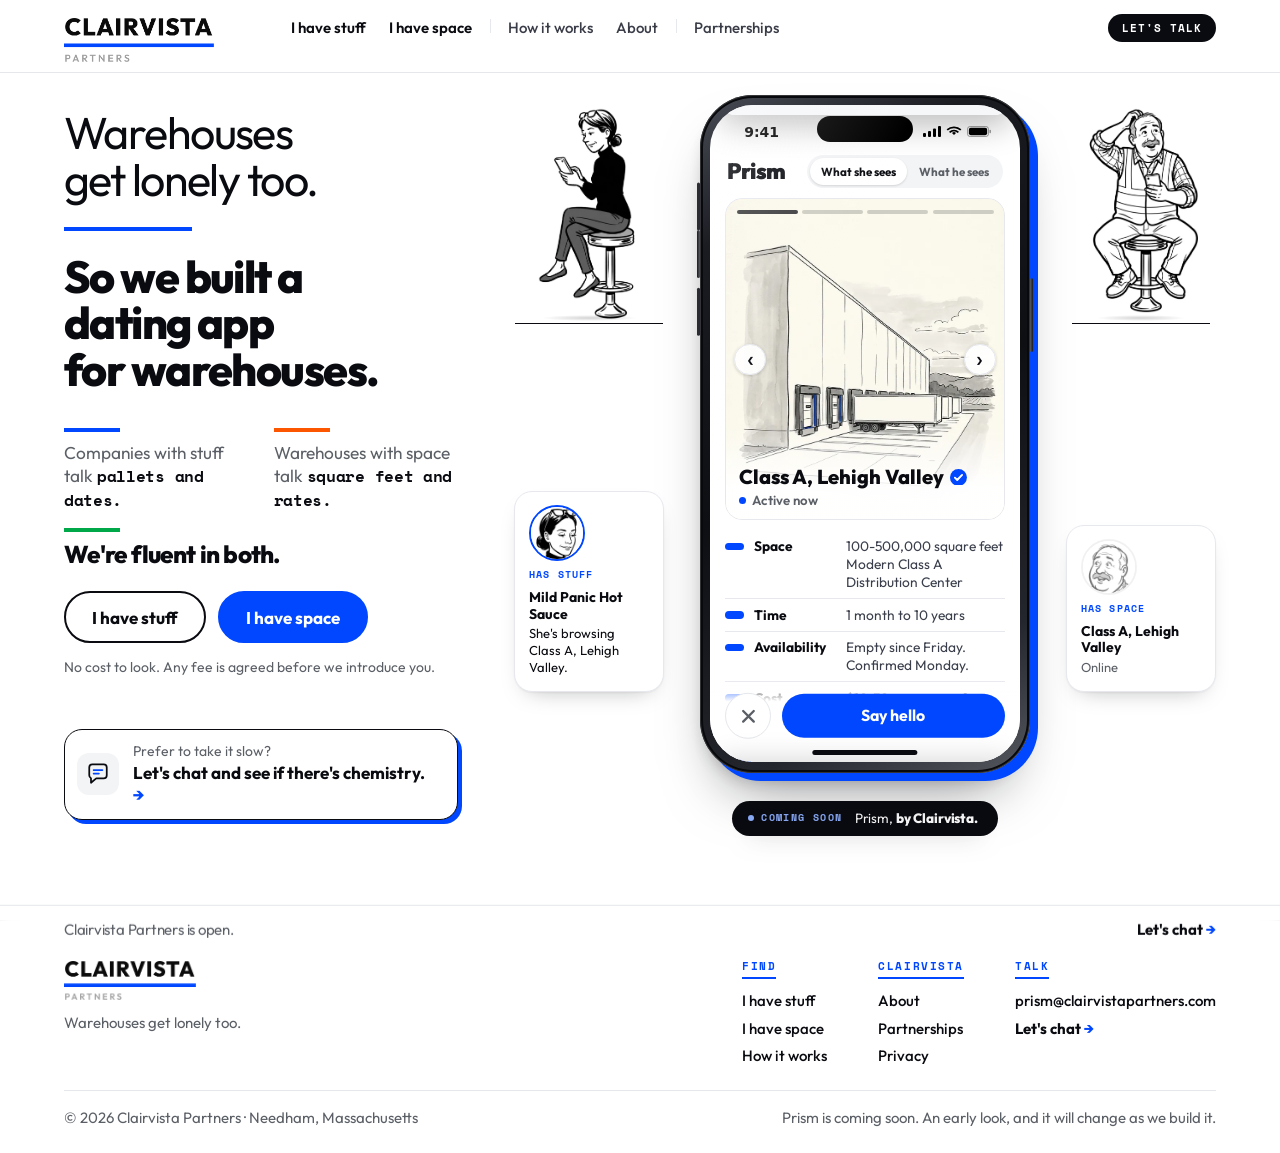
<file: index.html>
<!doctype html>
<html lang="en">
<head>
<meta charset="utf-8"><link rel="icon" href="/favicon.ico" sizes="any"><link rel="apple-touch-icon" href="/apple-touch-icon.png">
<meta name="viewport" content="width=device-width, initial-scale=1">
<title>Clairvista Partners: a dating app for warehouses</title>
<meta name="description" content="Companies with stuff talk pallets and dates. Warehouses with space talk square feet and rates. We're fluent in both.">
<link rel="canonical" href="https://clairvistapartners.com/">
<meta property="og:type" content="website">
<meta property="og:site_name" content="Clairvista Partners">
<meta property="og:title" content="A dating app for warehouses">
<meta property="og:description" content="Warehouses get lonely too. Companies with stuff talk pallets and dates. Warehouses with space talk square feet and rates. We're fluent in both.">
<meta property="og:url" content="https://clairvistapartners.com/">
<meta property="og:image" content="https://clairvistapartners.com/assets/share-dating-app.jpg?v=2">
<meta property="og:image:width" content="1200">
<meta property="og:image:height" content="630">
<meta property="og:image:alt" content="Warehouses get lonely too. So we built a dating app for warehouses. Ink drawings of the head of operations and the warehouse manager on diner stools, side by side.">
<meta name="twitter:title" content="A dating app for warehouses">
<meta name="twitter:card" content="summary_large_image">
<meta name="theme-color" content="#FFFFFF">
<link rel="preconnect" href="https://fonts.googleapis.com"><link rel="preconnect" href="https://fonts.gstatic.com" crossorigin>
<link href="https://fonts.googleapis.com/css2?family=Outfit:wght@400;500;600;700;800;900&family=Space+Mono:wght@400;700&display=swap" rel="stylesheet">
<link rel="stylesheet" href="site.css">
<style>
/* The deck's system (concept deck V8, 30 October 2026), carried to the web:
   white pages, Kinetic Blue the one accent, cartoons as framed ink panels with the blue offset shadow,
   captions split regular and bold, the deck's word colors (warehouses orange, companies blue, we green),
   labels in Space Mono. The app sits on a real phone, the one real object on the page, and she is using it. */
:root{--obsidian:#0A0B10;--white:#FFFFFF;--sunk:#F3F4F6;--blue:#0047FF;--line:#E5E7EB;--line2:#E6E8EE;--muted:#5B5F66;--green:#00815E;--red:#C22626;
  --m-o:#FC5700;--m-b:#0041BB;--m-g:#00A849;--m-x:#C9CDD6}
*{box-sizing:border-box}
html,body{margin:0;background:var(--white);color:var(--obsidian);font:400 18px/1.5 Outfit,system-ui,sans-serif;-webkit-font-smoothing:antialiased}
img{max-width:100%;height:auto;display:block}
p,h1,h2,h3,h4{margin:0}
a{color:inherit}
button{font:inherit;color:inherit}
:focus-visible{outline:3px solid var(--blue);outline-offset:3px}
.kicker{font:700 13px "Space Mono",monospace;letter-spacing:.14em;text-transform:uppercase;color:var(--blue)}
.rule{width:60px;height:3px;background:var(--blue)}


/* the first screen: a website hero. The words and the two ways in on the left; her, the live phone and him on the right. */
.hero{--ph:min(720px,calc(100svh - 206px));--gap:clamp(22px,2.8vw,52px);max-width:1440px;margin:0 auto;padding:clamp(8px,2.4vh,28px) clamp(16px,5vw,80px) 44px;
  display:grid;grid-template-columns:minmax(0,1fr) auto auto auto;column-gap:var(--gap);align-items:center}
.words{grid-column:1;grid-row:1;display:flex;flex-direction:column;align-items:flex-start;gap:clamp(16px,2.6vh,26px);max-width:640px}
.words h1{font:400 clamp(32px,min(3.5vw,6.2vh),60px)/1.04 Outfit;letter-spacing:-.035em}
.words h1 span,.words h1 b{display:block;text-wrap:balance}
.words h1 b{font-weight:800}
@keyframes ring{0%{transform:scale(1);opacity:.6}70%,100%{transform:scale(1.3);opacity:0}}
.phonecol{grid-column:3;grid-row:1;position:relative;align-self:center;scroll-margin-top:12px}
/* the visitor's line, under the phone, only once the phone is theirs */
.turn{position:absolute;left:0;right:0;top:100%;margin-top:10px;text-align:center;font:700 10.5px/1 "Space Mono",monospace;letter-spacing:.12em;text-transform:uppercase;color:var(--blue);opacity:0;transition:opacity .3s ease}
.turn.on{opacity:1}
.turn b{display:block;margin-top:4px;font:400 14px/1.3 Outfit;letter-spacing:0;text-transform:none;color:var(--obsidian)}
/* the two of them stand on either side of the phone: who they are, their face, their name, what they are doing right now */
.cast{display:contents}
.cast .glow{display:none}
.cast .who{position:relative;z-index:1;grid-row:1;align-self:center;display:flex;flex-direction:column;align-items:flex-start;gap:9px;width:clamp(150px,11vw,172px);padding:13px 14px 15px;border-radius:18px;border:1px solid var(--line2);background:#fff;box-shadow:0 1px 2px rgba(10,11,16,.05),0 10px 24px -14px rgba(10,11,16,.35);cursor:pointer;text-align:left;transition:transform .25s ease}
.cast .her{grid-column:2;margin-left:clamp(6px,1.6vw,34px)}
.cast .him{grid-column:4}
.cast .who:hover{opacity:1;transform:translateY(-2px)}
.cast .who .kick{display:block;white-space:nowrap;font:700 10px/1 "Space Mono",monospace;letter-spacing:.11em;text-transform:uppercase;color:var(--blue)}
.cast .who img{width:56px;height:56px;border-radius:50%;object-fit:cover;border:2px solid var(--line);opacity:.55;filter:grayscale(1);transition:border-color .4s ease,opacity .4s ease,filter .4s ease}
.cast .who b{display:block;font:700 14px/1.2 Outfit;white-space:normal}
.cast .who i{display:block;margin-top:3px;font:400 13px/1.3 Outfit;font-style:normal;color:var(--muted);white-space:normal;transition:color .3s ease}
.cast .who .st{display:flex;align-items:flex-start;gap:6px}
.cast .who .st:before{margin-top:4px}
.hero[data-scene="her"] .cast .her,.hero[data-scene="his"] .cast .him,.hero[data-scene="talk"] .cast .who,.hero[data-scene="match"] .cast .who{opacity:1}
.hero[data-scene="her"] .cast .her img,.hero[data-scene="his"] .cast .him img,.hero[data-scene="talk"] .cast .who img,.hero[data-scene="match"] .cast .who img{border-color:var(--blue);opacity:1;filter:none}
.hero[data-scene="her"] .cast .her .ring,.hero[data-scene="his"] .cast .him .ring{animation:ring 2s ease-out infinite}
.hero[data-scene="her"] .cast .her i,.hero[data-scene="his"] .cast .him i,.hero[data-scene="match"] .cast .who i{color:var(--obsidian)}
/* at the match, thin bands of light run from each of them to the phone, the one place orange, green and blue appear */
.cast .who:after{content:"";position:absolute;top:57px;width:calc(var(--gap) + 6px);height:6px;z-index:-1;background:linear-gradient(var(--m-o) 0 2px,var(--m-g) 2px 4px,var(--m-b) 4px 6px);transform:scaleX(0);transition:transform 1.6s cubic-bezier(.3,0,.2,1)}
.cast .her:after{left:calc(100% - 2px);transform-origin:left}
.cast .him:after{right:calc(100% - 2px);transform-origin:right}
.hero[data-scene="match"] .cast .who:after{transform:scaleX(1)}
.glow{position:absolute;left:8%;right:8%;top:50%;margin-top:-3px;height:6px;background:linear-gradient(var(--m-o) 0 2px,var(--m-g) 2px 4px,var(--m-b) 4px 6px);-webkit-mask-image:linear-gradient(90deg,transparent,#000 25%,#000 75%,transparent);mask-image:linear-gradient(90deg,transparent,#000 25%,#000 75%,transparent);transform:scaleX(0);transition:transform 1.6s cubic-bezier(.3,0,.2,1)}
.hero[data-scene="match"] .glow{transform:scaleX(1)}

/* ===== her phone: a real device, the deck's blue shadow under it ===== */
.device{position:relative;height:var(--ph);aspect-ratio:.487;border-radius:calc(var(--ph) * .078);padding:calc(var(--ph) * .015);
  background:linear-gradient(150deg,#4a4d56 0%,#1b1c22 18%,#0e0f13 50%,#24262d 82%,#55585f 100%);
  box-shadow:inset 0 0 0 1px rgba(255,255,255,.18),inset 0 0 0 3px #08090c,8px 8px 0 var(--blue),0 34px 60px -26px rgba(10,11,16,.55),0 10px 22px -12px rgba(10,11,16,.4)}
.device:before,.device:after{content:"";position:absolute;width:3px;border-radius:2px;background:linear-gradient(90deg,#1a1b20,#5a5d65)}
.device:before{left:-3px;top:20%;height:7%;box-shadow:0 calc(var(--ph) * .085) 0 #2a2c33,0 calc(var(--ph) * -.07) 0 0 #2a2c33}
.device:after{right:-3px;top:27%;height:11%;background:linear-gradient(270deg,#1a1b20,#5a5d65)}
.screen{position:relative;height:100%;border-radius:calc(var(--ph) * .064);background:#fff;overflow:hidden;display:flex;flex-direction:column}
.screen:after{content:"";position:absolute;inset:0;border-radius:inherit;background:linear-gradient(118deg,rgba(255,255,255,.22) 0%,rgba(255,255,255,0) 32%);pointer-events:none;z-index:9}
.island{position:absolute;top:calc(var(--ph) * .016);left:50%;transform:translateX(-50%);width:31%;height:calc(var(--ph) * .039);background:#000;border-radius:999px;z-index:8}
.status{flex:none;height:calc(var(--ph) * .068);display:flex;align-items:center;justify-content:space-between;padding:calc(var(--ph) * .012) 9% 0 11%;font:600 14px/1 -apple-system,"SF Pro Text",system-ui,sans-serif;color:#000}
.status svg{height:11px;width:auto;display:block}
.status .icons{display:flex;gap:5px;align-items:center}
.home{position:absolute;bottom:7px;left:50%;transform:translateX(-50%);width:34%;height:5px;border-radius:3px;background:#0A0B10;z-index:8}
.appview{flex:1;overflow-y:auto;overflow-x:hidden;padding:0 14px;scrollbar-width:none;position:relative}
.appview::-webkit-scrollbar{display:none}
.appbar{position:sticky;top:0;z-index:3;display:flex;align-items:baseline;justify-content:space-between;padding:4px 16px 10px;margin:0 -14px;background:#fff}
.appbar .name{font:900 21px/1 Outfit;letter-spacing:-.02em}
.appbar .who{display:none;font:700 9px "Space Mono",monospace;letter-spacing:.12em;text-transform:uppercase;color:var(--blue)}

/* the profile: tap through his photos, then his details and prompts */
.gallery{position:relative;border-radius:16px;overflow:hidden;background:var(--sunk);border:1px solid var(--line2)}
.gallery img{width:100%;aspect-ratio:4/4.6;object-fit:cover;object-position:50% 40%}
.gallery .pager{position:absolute;top:8px;left:10px;right:10px;display:flex;gap:3px;z-index:2}
.gallery .pager i{flex:1;height:3px;border-radius:2px;background:rgba(10,11,16,.18)}
.gallery .pager i.on{background:rgba(10,11,16,.78)}
.gallery .zone{position:absolute;top:0;bottom:0;width:50%;border:0;background:transparent;cursor:pointer;z-index:2;padding:0}
.gallery .zone.l{left:0}.gallery .zone.r{right:0}
.gallery .tagline{position:absolute;left:0;right:0;bottom:0;padding:38px 12px 10px;background:linear-gradient(0deg,rgba(255,255,255,.97) 34%,rgba(255,255,255,0));z-index:1}
.nm{display:flex;align-items:center;gap:6px;font:800 19px/1.1 Outfit}
.nm svg{width:16px;height:16px;flex:none}
.line{margin-top:4px;font:600 12.5px/1.25 Outfit;color:var(--muted);display:flex;align-items:center;gap:6px}
.line i{width:7px;height:7px;border-radius:50%;background:var(--blue);flex:none}
.rows{list-style:none;margin:10px 0 0;padding:0}
.rows li{display:flex;align-items:baseline;gap:9px;padding:6px 0;border-top:1px solid var(--line2)}
.rows li:first-child{border-top:0}
.rows li i{flex:0 0 18px;height:7px;border-radius:4px;position:relative;top:-1px}
.rows li span{flex:0 0 78px;font:700 13px Outfit}
.rows li em{font:400 13px/1.3 Outfit;font-style:normal;color:#3A3F4B}
.quiz .rows li{animation:in .35s ease both}
@keyframes in{from{opacity:0;transform:translateY(-4px)}to{opacity:1;transform:none}}
.prompts{display:flex;flex-direction:column;gap:10px;margin-top:10px}
.prompt{position:relative;background:var(--sunk);border-radius:14px;padding:12px 46px 13px 13px}
.prompt span{display:block;font:700 9px "Space Mono",monospace;letter-spacing:.12em;text-transform:uppercase;color:var(--blue)}
.prompt b{display:block;margin-top:4px;font:800 18px/1.2 Outfit}
.prompt em{display:block;font:400 14px/1.35 Outfit;font-style:normal;margin-top:5px;padding-left:16px;position:relative}
.prompt em:before{content:"";position:absolute;left:2px;top:.55em;width:6px;height:6px;border-radius:50%;background:var(--obsidian)}
.heart{position:absolute;right:8px;bottom:8px;width:32px;height:32px;border-radius:50%;border:1px solid var(--line);background:#fff;display:flex;align-items:center;justify-content:center;cursor:pointer;padding:0;transition:transform .15s ease}
.heart svg{width:15px;height:15px}
.heart.on{background:var(--blue);border-color:var(--blue)}
.heart.on path{fill:#fff;stroke:#fff}
.heart.pop{transform:scale(1.35)}
.choose{position:sticky;bottom:0;z-index:2;display:flex;align-items:center;gap:10px;margin:12px -14px 0;padding:14px 14px 22px;background:linear-gradient(0deg,#fff 72%,rgba(255,255,255,0))}
.pass{flex:none;width:46px;height:46px;border-radius:50%;border:1px solid var(--line);background:#fff;display:flex;align-items:center;justify-content:center;cursor:pointer;transition:transform .1s ease}
.pass svg{width:16px;height:16px}
.pass:active{transform:scale(.92)}
.btn{min-height:46px;border-radius:999px;border:0;background:var(--blue);color:#fff;font:700 15px/1 Outfit;cursor:pointer;padding:0 18px;white-space:nowrap;transition:transform .1s ease,background .15s ease}
.btn:hover{background:#0039CC}
.btn:active{transform:scale(.97)}
.choose .btn{flex:1}
.btn.quiet{background:#fff;color:var(--muted);border:1px solid var(--line)}
.reply{display:none;margin-top:10px;border-left:4px solid var(--blue);background:var(--sunk);padding:9px 11px;font:400 13.5px/1.4 Outfit;border-radius:0 10px 10px 0}
.reply b{display:block;font:700 9px "Space Mono",monospace;letter-spacing:.12em;text-transform:uppercase;color:var(--blue);margin-bottom:3px}
.example.said .reply{display:block}
.example.said .choose{display:none}
.example{transition:transform .25s ease,opacity .25s ease}
.example.away{transform:translateX(-30px) rotate(-4deg);opacity:0}

/* the like sheet and the match, over the screen */
.sheet{position:absolute;left:0;right:0;bottom:0;z-index:6;background:#fff;border-radius:20px 20px 0 0;box-shadow:0 -10px 30px rgba(10,11,16,.18);padding:16px 16px 26px;transform:translateY(105%);transition:transform .32s cubic-bezier(.2,.8,.2,1)}
.sheet.open{transform:none}
.dim{position:absolute;inset:0;z-index:5;background:rgba(10,11,16,.28);opacity:0;pointer-events:none;transition:opacity .3s ease}
.dim.open{opacity:1;pointer-events:auto}
.sheet .quote{background:var(--sunk);border-radius:12px;padding:10px 12px}
.sheet .quote span{display:block;font:700 9px "Space Mono",monospace;letter-spacing:.12em;text-transform:uppercase;color:var(--blue)}
.sheet .quote b{display:block;margin-top:3px;font:800 15px/1.2 Outfit}
.sheet input{margin-top:10px;width:100%;font:400 15px/1.3 Outfit;color:var(--obsidian);border:1px solid var(--line);border-radius:12px;padding:11px 12px;background:#fff}
.sheet input:focus{outline:none;border-color:var(--blue)}
.sheet .btn{width:100%;margin-top:10px}
.match{position:absolute;inset:0;z-index:7;background:var(--obsidian);color:#fff;display:flex;flex-direction:column;align-items:center;justify-content:center;text-align:center;padding:24px;opacity:0;pointer-events:none;transition:opacity .35s ease}
.match.open{opacity:1;pointer-events:auto}
.match .k{font:700 10px "Space Mono",monospace;letter-spacing:.16em;text-transform:uppercase;color:#4E7AFF}
.match h3{margin-top:8px;font:900 34px/1 Outfit;letter-spacing:-.02em}
.match .pair{display:flex;align-items:center;margin-top:22px}
.match .pair img{width:86px;height:86px;border-radius:50%;object-fit:cover;border:3px solid #fff;background:#fff}
.match .pair img+img{margin-left:-14px}
.match p{margin-top:16px;font:400 15px/1.4 Outfit;color:#C9CDD6}
.match p b{color:#fff}
.match .yours{margin-top:22px;display:flex;flex-direction:column;gap:8px;width:100%}
.match .yours .btn{width:100%}
.match .yours .btn.ghost{background:transparent;border:1px solid #3A3D47;color:#fff}

/* his phone: the notification and the chat */
.device{transition:transform .3s ease}
.notif{position:absolute;top:calc(var(--ph) * .058);left:8px;right:8px;z-index:7;display:flex;gap:10px;align-items:center;background:rgba(246,247,249,.97);border-radius:18px;padding:10px 12px;box-shadow:0 12px 30px rgba(10,11,16,.25);transform:translateY(-150%);transition:transform .45s cubic-bezier(.2,.8,.2,1);cursor:pointer}
.notif.open{transform:none}
.notif img{width:38px;height:38px;border-radius:10px;object-fit:cover;flex:none}
.notif b{display:block;font:700 10px/1.2 "Space Mono",monospace;letter-spacing:.12em;color:var(--blue)}
.notif span{display:block;margin-top:2px;font:600 13.5px/1.3 Outfit}
.notif em{margin-left:auto;align-self:flex-start;font:500 11px Outfit;font-style:normal;color:#8A8F99}
.chat{position:absolute;left:0;right:0;bottom:0;top:calc(var(--ph) * .068);z-index:6;background:#fff;display:flex;flex-direction:column;transform:translateX(102%);transition:transform .38s cubic-bezier(.2,.8,.2,1)}
.chat.open{transform:none}
.chead{display:flex;align-items:center;gap:10px;padding:6px 14px 10px;border-bottom:1px solid var(--line2)}
.cback{border:0;background:none;font:400 30px/1 Outfit;color:var(--blue);cursor:pointer;padding:0 6px 0 0}
.chead img{width:38px;height:38px;border-radius:50%;object-fit:cover;border:2px solid var(--blue)}
.chead b{display:block;font:800 15px/1.1 Outfit}
.chead span{font:600 11px Outfit;color:var(--muted)}
.msgs{flex:1;overflow:hidden;display:flex;flex-direction:column;justify-content:flex-end;gap:8px;padding:14px 12px}
.msg{max-width:80%;padding:9px 13px;border-radius:18px;font:500 15px/1.32 Outfit;animation:in .3s ease both}
.msg.them{align-self:flex-start;background:var(--sunk);border-bottom-left-radius:6px}
.msg.me{align-self:flex-end;background:var(--blue);color:#fff;border-bottom-right-radius:6px}
.msg.book{align-self:center;max-width:92%;text-align:center;background:#fff;border:1px solid #C7D4FF;border-radius:14px}
.msg.book i{display:block;margin-bottom:3px;font:700 9px "Space Mono",monospace;letter-spacing:.12em;font-style:normal;color:var(--blue)}
.liked{align-self:flex-start;max-width:85%;font:600 11.5px/1.3 Outfit;color:var(--muted);padding:0 4px;animation:in .3s ease both}
.liked b{color:var(--obsidian)}
.msg.dots{display:inline-flex;gap:4px;padding:13px 14px}
.msg.dots i{width:7px;height:7px;border-radius:50%;background:#9AA0AE;animation:blink 1s infinite}
.msg.me.dots i{background:#C9D6FF}
.msg.dots i:nth-child(2){animation-delay:.15s}.msg.dots i:nth-child(3){animation-delay:.3s}
@keyframes blink{0%,80%,100%{opacity:.3}40%{opacity:1}}
.cbar{padding:8px 12px 24px;border-top:1px solid var(--line2)}
.cin{border:1px solid var(--line);border-radius:999px;padding:9px 14px;font:400 14px Outfit;color:#9AA0AE}

/* her fingertip, the way app demos show a touch */
.finger{position:absolute;z-index:10;width:34px;height:34px;margin:-17px 0 0 -17px;border-radius:50%;background:rgba(10,11,16,.16);border:2px solid rgba(255,255,255,.85);box-shadow:0 2px 8px rgba(10,11,16,.25);pointer-events:none;opacity:0;transition:opacity .2s ease,transform .15s ease}
.finger.on{opacity:1}
.finger.press{transform:scale(.78)}

/* the questionnaire, on the same screen */
.quiz{display:none;padding-bottom:28px}
.phonecol.asking .example{display:none}
.phonecol.asking .quiz{display:block}
.qtop{display:flex;align-items:center;gap:10px;padding:2px 0 8px}
.qtop .back{border:0;background:none;padding:4px 0;font:700 13px Outfit;color:var(--muted);cursor:pointer}
.prog{flex:1;height:4px;border-radius:2px;background:var(--line);overflow:hidden}
.prog i{display:block;height:100%;width:0;background:var(--blue);transition:width .35s ease}
.qtop .count{font:700 9px "Space Mono",monospace;letter-spacing:.1em;color:var(--muted)}
.mine{border:1px solid var(--line2);border-radius:14px;padding:10px 12px}
.mine .k{font:700 9px "Space Mono",monospace;letter-spacing:.12em;text-transform:uppercase;color:var(--blue)}
.mine b{display:block;margin-top:3px;font:800 17px/1.15 Outfit}
.ask{margin-top:12px}
.ask .who2{font:700 9px "Space Mono",monospace;letter-spacing:.12em;text-transform:uppercase;color:var(--blue)}
.ask h4{margin-top:4px;font:800 21px/1.15 Outfit;outline:none}
.ask .sub{margin-top:3px;font:400 13.5px/1.35 Outfit;color:var(--muted)}
.answers{margin-top:12px;display:flex;flex-wrap:wrap;gap:6px}
.chip{min-height:40px;padding:0 14px;border:1px solid var(--obsidian);border-radius:999px;background:#fff;font:700 14px/1 Outfit;color:var(--obsidian);cursor:pointer;transition:background .12s ease,color .12s ease}
.chip:hover,.chip[aria-pressed=true]{background:var(--obsidian);color:#fff}
.typed{display:grid;gap:8px;width:100%}
.typed input{font:400 16px/1.3 Outfit;color:var(--obsidian);background:#fff;border:1px solid var(--line);border-radius:12px;padding:10px 12px;min-height:44px;width:100%}
.typed input:focus{outline:none;border-color:var(--blue)}
.typed input.bad{border-color:var(--red)}
.err{font:700 12.5px/1.3 Outfit;color:var(--red)}
.typed .btn{justify-self:start}
.acts2{display:grid;grid-template-columns:1fr 2fr;gap:8px;margin-top:12px}
.fine{margin-top:10px;font:400 12px/1.45 Outfit;color:var(--muted)}


@media (max-width:960px){
  .hero{--ph:min(600px,calc(100svh - 150px));grid-template-columns:minmax(0,1fr);row-gap:26px;padding-top:4px;padding-bottom:40px}
  .words{grid-column:auto;grid-row:auto;order:1;max-width:none}
  .cast{display:flex;position:relative;justify-content:space-between;gap:12px;order:2}
  .cast .glow{display:block}
  .cast .who{grid-column:auto;grid-row:auto;margin:0;flex-direction:row;align-items:center;gap:10px;width:auto;max-width:49%;padding:7px 16px 7px 7px;border-radius:999px}
  .cast .who .kick,.cast .who:after{display:none}
  .cast .who img{width:42px;height:42px}
  .cast .who b{font-size:13.5px;white-space:nowrap}
  .cast .who i{margin-top:2px;font-size:12px;white-space:nowrap}
  .cast .who .st:before{margin-top:1px}
  .phonecol{grid-column:auto;grid-row:auto;order:3;justify-self:center}
}
@media (max-width:540px){.cast{flex-direction:column;align-items:flex-start;gap:10px}.cast .who{max-width:none}.cast .him{align-self:flex-end}.cast .glow{display:none}}
@media (max-width:380px){.hero{--ph:540px}}
@media (prefers-reduced-motion:reduce){*,*:before,*:after{transition:none!important;animation:none!important}}

/* Mel, 30 Oct: "its too close to a pride flag and it lacks our personality. where is the watercolor neon?" -- the light is
   paint: the deck's three colors sampled from the drawing, laid as a fan that grows out of the phone toward each card,
   with a painted edge (#paint) and a faint bloom under it. Bands stacked orange, green, blue, the way the drawing has them. */
.cast .who:before,.cast .who:after{content:"";position:absolute;top:47px;z-index:-1;height:24px;width:calc(var(--gap) + 10px);background:linear-gradient(var(--m-o) 0 31%,#fff 31% 35%,var(--m-g) 35% 65%,#fff 65% 69%,var(--m-b) 69% 100%);transform:scaleX(0);transition:transform 1.6s cubic-bezier(.3,0,.2,1)}
.cast .her:before,.cast .her:after{left:calc(100% - 6px);transform-origin:right;clip-path:polygon(0 0,100% 30%,100% 70%,0 100%)}
.cast .him:before,.cast .him:after{right:calc(100% - 6px);transform-origin:left;clip-path:polygon(0 30%,100% 0,100% 100%,0 70%)}
.cast .who:after{filter:url(#paint);mix-blend-mode:multiply}
.cast .who:before{clip-path:none;filter:blur(6px);opacity:.42;top:41px;height:36px}
.hero[data-scene="match"] .cast .who:before,.hero[data-scene="match"] .cast .who:after{transform:scaleX(1)}
.glow{height:14px;margin-top:-7px;background:linear-gradient(var(--m-o) 0 31%,#fff 31% 35%,var(--m-g) 35% 65%,#fff 65% 69%,var(--m-b) 69% 100%);filter:url(#paint);mix-blend-mode:multiply}

/* Mel, 30 Oct: "has the new prism graphic been run through figma? It looks bad" -- it had not; it was CSS. Now the beam is
   the illustrator's (Figma 240:2): one painted beam on white, narrow at the phone and fanning toward the card, laid on the
   paper with multiply so the white disappears. Her side uses the mirrored copy. The bloom is the same picture, blurred. */
.cast .who:before,.cast .who:after{background:url(assets/light-beam-clear.webp) no-repeat center/100% 100%;clip-path:none;filter:none;mix-blend-mode:normal;height:26px;top:46px}
.cast .her:before,.cast .her:after{background-image:url(assets/light-beam-clear-left.webp)}
.cast .who:before{filter:blur(7px);opacity:.5;height:40px;top:39px}
.glow{background:url(assets/light-beam-clear.webp) no-repeat center/100% 100%;filter:none;mix-blend-mode:normal;height:16px;margin-top:-8px}

/* Mel, 30 Oct: "the user should just have a much better UI experience navigating his or her profiles" -- whose eyes you
   look through is two pills in the app bar; the photos get visible arrows, swipe and arrow keys; pass goes to the next
   warehouse profile, so the three markets can be browsed; the pills step aside while the visitor makes their own profile */
.appbar{align-items:center}
.eyes{display:flex;gap:2px;padding:3px;border-radius:999px;background:var(--sunk)}
.eye{border:0;background:transparent;border-radius:999px;padding:7px 10px;font:700 11px/1 Outfit;color:var(--muted);cursor:pointer;white-space:nowrap;transition:background .15s ease,color .15s ease}
.eye.on{background:#fff;color:var(--obsidian);box-shadow:0 1px 2px rgba(10,11,16,.14)}
.eye:focus-visible{outline:2px solid var(--blue);outline-offset:1px}
.phonecol.asking .eyes{display:none}
.phonecol.asking .appbar .who{display:block}
.gallery .pager{top:10px;gap:4px}
.gallery .pager i{height:4px}
.gallery .arrow{position:absolute;top:50%;z-index:1;width:30px;height:30px;margin-top:-15px;border-radius:50%;background:rgba(255,255,255,.92);border:1px solid var(--line2);color:var(--obsidian);font:400 24px/26px Outfit;text-align:center;pointer-events:none;box-shadow:0 1px 3px rgba(10,11,16,.18)}
.gallery .arrow.l{left:8px}.gallery .arrow.r{right:8px}
.gallery{touch-action:pan-y}
.pass{width:46px;height:46px}
/* the 'Your turn' hint takes the early-look line's place under the phone instead of landing on top of it */
.turn.on+.early-look{visibility:hidden}

/* Mel, 31 Oct, round 1 ("Go, yes to all three") */
.cast .who .ring{position:absolute;left:14px;top:13px;width:56px;height:56px;border-radius:50%;border:2px solid var(--blue);opacity:0;pointer-events:none}
.cast .who:hover img,.cast .who:focus-visible img{opacity:1;filter:none}
.hero.paused .cast .who .ring,.hero.offscreen .cast .who .ring{animation:none}
/* the phone's hidden layers never take keyboard focus, and focus can never scroll its screen */
.screen{overflow:clip}
/* while the story plays the phone is a picture: a finger or a wheel on it scrolls the page. A tap makes it the visitor's */
.screen.live .appview{overflow-y:hidden}
/* fields never render under 16px, so an iPhone does not zoom the page when one is tapped */
.appview .typed input{font-size:max(16px,calc(16px / var(--z,1)))}
.sheet input{font-size:16px}
/* Mel, 31 Oct: "change the copy under the landing page iphone ... to something like coming soon and make it cool and
   attractive and aligned with the banner thing in spirit": a small obsidian pill that speaks like the Prism strip on the
   other pages (its kicker, its name), without a second Prism card beside the phone */
.phonecol .early-look{display:flex;align-items:center;gap:12px;width:max-content;max-width:100%;margin:28px auto 0;padding:11px 20px 11px 16px;border-radius:999px;background:var(--obsidian);color:#fff;font:400 13.5px/1 Outfit;letter-spacing:-.01em;text-align:left;box-shadow:0 12px 26px -16px rgba(10,11,16,.6)}
.phonecol .early-look .el-k{display:inline-flex;align-items:center;gap:7px;font:700 10px/1 "Space Mono",monospace;letter-spacing:.14em;text-transform:uppercase;color:#8FB0FF}
.phonecol .early-look .el-k:before{content:"";width:6px;height:6px;border-radius:50%;background:#8FB0FF;animation:soonblink 2.4s ease-in-out infinite}
.phonecol .early-look b{font-weight:800}
@keyframes soonblink{0%,100%{opacity:1}50%{opacity:.3}}
/* Mel, 31 Oct, round 2, phone polish: every control in the phone is at least 44px under a finger as rendered */
.eye,.cback,.qtop .back{position:relative}
.eye:after,.heart:after,.cback:after,.qtop .back:after{content:"";position:absolute;inset:-8px}
.qtop .back:after{inset:-13px -10px}
.appview .chip,.appview .btn{min-height:calc(44px / var(--z,1))}
.appview .pass{width:calc(46px / var(--z,1));height:calc(46px / var(--z,1))}
@media (orientation:landscape) and (max-height:500px){main.hero{--ph:480px!important}}
@media (max-width:960px){
  .cast .who .ring{left:7px;top:7px;width:42px;height:42px}
  /* on phones the two of them sit on a counter line right on top of the phone, so they and the story share one view,
     the way they flank the phone on a laptop; their cards follow the phone */
  .hero>.home-figs{order:2;justify-self:center;margin:0 0 -14px!important}
  .phonecol{order:3}
  .cast{order:4}
  /* the chat card waits below the phone and their cards, so the phone reaches the first screen: 9 of 22 phone views
     stopped before it (Clarity, 31 Oct to 2 Nov; Mel, 2 Nov: "Yes, build them") */
  .words{display:contents}
  .words>*{order:1;justify-self:start}
  /* the phone's first screen (Mel, 2 Nov, the plan: it ends after the two of them; the Prism phone opens the second
     screen). One budget, measured on a 390 by 664 iPhone screen: tighter gaps, the logo line and the bands a little
     closer, the cost line at the site's 13 px size, and the two of them drawn at 112 px instead of 124 */
  main.hero{row-gap:18px}
  .words>.cap,.words>.ways{margin-top:calc(clamp(16px,2.6vh,26px) - 18px)}
  main.hero .words h1 .logo-line{margin:12px 0}
  main.hero .cap.dia .d,main.hero .cap.dia .fl{padding-top:10px}
  main.hero .words>.cost{font-size:13px;line-height:1.3}
  main.hero>.home-figs .s-fig img{height:112px}
  .words>.slow{order:5;margin-top:0}
}

/* the line, 2 Nov: two voices side by side (hers left, his right, the way they sit) and ours under both.
   Each voice gets its own thin band of light: companies blue, warehouses orange, us green (Mel, 28 Oct). The bands
   draw in reading order so the eye goes left, right, down; the words are never hidden while they draw. */
.cap.dia,.words>.cap.dia{justify-self:stretch;width:100%;display:grid;grid-template-columns:minmax(0,1fr) minmax(0,1fr);column-gap:clamp(16px,2vw,28px);row-gap:clamp(12px,1.8vh,18px);max-width:600px}
.cap.dia .d{position:relative;padding-top:13px;font:400 clamp(16px,1.35vw,20px)/1.38 Outfit;color:var(--muted);cursor:default}
.cap.dia .d b{font:700 .9em/1.38 "Space Mono",monospace;letter-spacing:-.02em;color:var(--obsidian)}
.cap.dia .fl{grid-column:1/-1;position:relative;padding-top:13px;font:800 clamp(22px,1.9vw,28px)/1.1 Outfit;letter-spacing:-.03em;color:var(--obsidian)}
.cap.dia .d:before,.cap.dia .fl:before{content:"";position:absolute;left:0;top:0;width:56px;height:3.5px;transform-origin:left;transform:scaleX(0);animation:logoline .5s cubic-bezier(.5,0,.2,1) forwards}
.cap.dia .d1:before{background:#0047FF;animation-delay:1.1s}
.cap.dia .d2:before{background:#FC5700;animation-delay:1.5s}
.cap.dia .fl:before{background:#00A849;animation-delay:1.9s}
@media (hover:hover){.cap.dia .d:hover:before{width:100%;transition:width .35s ease}}
@media (prefers-reduced-motion:reduce){.cap.dia .d:before,.cap.dia .fl:before{animation:none;transform:none}}
</style>
<script src="capture.js"></script>
</head>
<body>
<svg width="0" height="0" style="position:absolute" aria-hidden="true" focusable="false"><filter id="paint" x="-10%" y="-40%" width="120%" height="180%"><feTurbulence type="fractalNoise" baseFrequency=".65" numOctaves="2" seed="7" result="n"/><feDisplacementMap in="SourceGraphic" in2="n" scale="3.2" xChannelSelector="R" yChannelSelector="G"/><feGaussianBlur stdDeviation=".3"/></filter></svg>


<header class="bar"><a class="brand" href="./"><img src="assets/logo.png" alt="Clairvista Partners" width="132" height="38"></a><nav class="nav" aria-label="Site"><a href="companies.html" data-goatcounter-click="nav-i-have-stuff">I have stuff</a><a href="warehouses.html" data-goatcounter-click="nav-i-have-space">I have space</a><a href="how-it-works.html" data-goatcounter-click="nav-how">How it works</a><a href="about.html" data-goatcounter-click="nav-about">About</a><a href="partners.html" data-goatcounter-click="nav-partners">Partnerships</a></nav><button class="talk" type="button" data-leaflet data-goatcounter-click="open-easy-call-top" title="There are plenty of fish in the sea.">Let&#39;s talk</button></header>

<main class="hero" id="hero" data-scene="her">
  <div class="words">
    <h1><span>Warehouses get lonely too.</span><span class="logo-line" aria-hidden="true"></span> <b>So we built a dating app for warehouses.</b></h1>
    <p class="cap dia"><span class="d d1">Companies with stuff talk <b>pallets and dates.</b></span> <span class="d d2">Warehouses with space talk <b>square feet and rates.</b></span> <b class="fl">We're fluent in both.</b></p>
    <div class="ways">
      <a class="way" href="companies.html" data-goatcounter-click="way-i-have-stuff">I have stuff</a>
      <a class="way primary" href="warehouses.html" data-goatcounter-click="way-i-have-space">I have space</a>
    </div>
    <p class="cost">No cost to look. Any fee is agreed before we introduce you.</p>
    <p class="slow"><svg class="slow-i" viewBox="0 0 32 32" aria-hidden="true"><path d="M6 8.5A3.5 3.5 0 0 1 9.5 5h13A3.5 3.5 0 0 1 26 8.5v9a3.5 3.5 0 0 1-3.5 3.5H14l-6 5v-5.2A3.5 3.5 0 0 1 6 17.5z" fill="none" stroke="#0A0B10" stroke-width="2" stroke-linejoin="round"/><path d="M11 11.5h10M11 15.5h6" stroke="#0047FF" stroke-width="2" stroke-linecap="round"/></svg><span>Prefer to take it slow?</span> <button type="button" data-goatcounter-click="open-easy-call-home">Let's chat and see if there's chemistry.</button></p>
  </div>

  <div class="s-figs home-figs"><figure class="s-fig her" data-go="companies.html" data-say="I have stuff"><img src="assets/fig-her-a.webp" alt="Ink drawing of the head of operations on a diner stool, searching her phone"></figure><figure class="s-fig him" data-go="warehouses.html" data-say="I have space"><img src="assets/fig-him-b.webp" alt="Ink drawing of the warehouse manager on a diner stool, phone in hand, scratching his head"></figure></div>

  <aside class="phonecol" id="side" aria-label="Her phone, on the Prism app">
    <div class="device">
      <div class="screen" id="screen">
        <div class="island"></div>
        <div class="status" aria-hidden="true"><span id="clock">9:41</span><span class="icons">
          <svg viewBox="0 0 18 11"><rect x="0" y="7" width="3" height="4" rx="1"/><rect x="5" y="5" width="3" height="6" rx="1"/><rect x="10" y="2.5" width="3" height="8.5" rx="1"/><rect x="15" y="0" width="3" height="11" rx="1"/></svg>
          <svg viewBox="0 0 16 11"><path d="M8 2.2c2.4 0 4.6.9 6.2 2.4l1.2-1.3A10.6 10.6 0 0 0 8 .4 10.6 10.6 0 0 0 .6 3.3l1.2 1.3A8.8 8.8 0 0 1 8 2.2zm0 3.4c1.5 0 2.8.6 3.8 1.5L13 5.8A7.2 7.2 0 0 0 8 3.8a7.2 7.2 0 0 0-5 2l1.2 1.3c1-.9 2.3-1.5 3.8-1.5zM8 9l2-2.1a2.9 2.9 0 0 0-4 0z"/></svg>
          <svg viewBox="0 0 27 12"><rect x=".5" y=".5" width="23" height="11" rx="3" fill="none" stroke="#000" opacity=".4"/><rect x="2" y="2" width="20" height="8" rx="2"/><rect x="24.5" y="4" width="1.6" height="4" rx=".8" opacity=".4"/></svg>
        </span></div>
        <div class="appview" id="appview">
          <div class="appbar"><span class="name">Prism</span><span class="who" id="c-who">What she sees</span><div class="eyes" role="tablist" aria-label="Whose phone"><button class="eye on" type="button" role="tab" aria-selected="true" data-side="have" data-goatcounter-click="eyes-what-she-sees">What she sees</button><button class="eye" type="button" role="tab" aria-selected="false" data-side="need" data-goatcounter-click="eyes-what-he-sees">What he sees</button></div></div>

          <div class="example" id="example">
            <div class="gallery" id="gallery">
              <img id="g-img" src="assets/lehigh-dc.webp" alt="">
              <div class="pager" id="g-pager" aria-hidden="true"></div>
              <button class="zone l" type="button" aria-label="Previous photo" data-goatcounter-click="photo-back"></button>
              <button class="zone r" type="button" aria-label="Next photo" data-goatcounter-click="photo-next"></button><span class="arrow l" aria-hidden="true">&lsaquo;</span><span class="arrow r" aria-hidden="true">&rsaquo;</span>
              <div class="tagline">
                <div class="nm"><span id="c-name"></span><svg viewBox="0 0 16 16" aria-label="Verified"><circle cx="8" cy="8" r="8" fill="#0047FF"/><path d="M4.6 8.2l2.2 2.2 4.6-4.8" fill="none" stroke="#fff" stroke-width="1.8" stroke-linecap="round" stroke-linejoin="round"/></svg></div>
                <div class="line" id="g-line"></div>
              </div>
            </div>
            <ul class="rows" id="c-rows"></ul>
            <div class="prompts" id="c-prompts"></div>
            <div class="choose"><button class="pass" type="button" aria-label="Pass" data-goatcounter-click="hero-card-pass"><svg viewBox="0 0 16 16"><path d="M3 3l10 10M13 3L3 13" stroke="#5B5F66" stroke-width="2.2" stroke-linecap="round"/></svg></button><button class="btn hello" type="button" data-goatcounter-click="hero-card-say-hello">Say hello</button></div>
            <p class="reply"><b>Prism</b>Your turn. Make your own profile: <a href="#side" data-start="need" data-goatcounter-click="hero-reply-i-have-stuff">I have stuff</a> or <a href="#side" data-start="have" data-goatcounter-click="hero-reply-i-have-space">I have space</a>.</p>
          </div>

          <div class="quiz" id="quiz">
            <div class="qtop"><button class="back" type="button" id="q-back">Back</button><div class="prog" aria-hidden="true"><i id="q-prog"></i></div><span class="count" id="q-count"></span></div>
            <div class="mine"><span class="k" id="m-kind"></span><b id="m-title"></b><ul class="rows" id="m-rows"></ul></div>
            <div class="ask" id="ask" aria-live="polite"></div>
          </div>
        </div>

        <div class="dim" id="dim"></div>
        <div class="sheet" id="sheet" aria-hidden="true" inert>
          <div class="quote"><span id="s-q"></span><b id="s-a"></b></div>
          <input id="s-in" placeholder="Add a comment" aria-label="Add a comment">
          <button class="btn" type="button" id="s-send" data-goatcounter-click="like-sent">Send like</button>
        </div>
        <div class="match" id="match" aria-live="polite" inert>
          <span class="k">Prism</span>
          <h3>It's a match.</h3>
          <div class="pair"><img id="mt-a" src="assets/card-company.webp" alt=""><img id="mt-b" src="assets/his/1-dock-doors.webp" alt=""></div>
          <p id="mt-line">He liked you back in <b>0.4 seconds</b>.</p>
          <div class="yours"><button class="btn" type="button" data-start="need" data-goatcounter-click="match-i-need-space">I have stuff. Make my profile.</button><button class="btn ghost" type="button" data-start="have" data-goatcounter-click="match-i-run-warehouses">I have space. Make its profile.</button></div>
        </div>
        <div class="notif" id="notif" aria-live="polite"><img src="assets/card-company.webp" alt=""><div><b>PRISM</b><span id="nt-text"></span></div><em>now</em></div>
        <div class="chat" id="chat" aria-label="Chat" inert>
          <div class="chead"><button class="cback" type="button" id="c-back" aria-label="Back to the profile">&lsaquo;</button><img id="ch-img" src="assets/card-company.webp" alt=""><div><b id="ch-name">Mild Panic Hot Sauce</b><span>Matched on Prism</span></div></div>
          <div class="msgs" id="msgs"></div>
          <div class="cbar"><div class="cin">Message</div></div>
        </div>
        <div class="finger" id="finger"></div>
        <div class="home"></div>
      </div>
    </div>
    <p class="turn" id="turn" role="status" aria-live="polite"></p><p class="early-look"><span class="el-k">Coming soon</span><span class="el-t">Prism, <b>by Clairvista.</b></span></p>
  </aside>
  <div class="cast" aria-label="The two of them">
    <div class="glow"></div>
    <button class="who her" type="button" data-start="need" data-goatcounter-click="cast-her-i-need-space" title="I have stuff" aria-label="I have stuff. Make my profile."><img src="assets/cast-her.webp" alt=""><span class="ring" aria-hidden="true"></span><span class="kick">Has stuff</span><span><b>Mild Panic Hot Sauce</b><span class="st"><i id="cast-her-s">Reading his profile</i><em class="dots"><span></span><span></span><span></span></em></span></span></button>
    <button class="who him" type="button" data-start="have" data-goatcounter-click="cast-him-i-run-warehouses" title="I have space" aria-label="I have space. Make its profile."><img src="assets/cast-him.webp" alt=""><span class="ring" aria-hidden="true"></span><span class="kick">Has space</span><span><b id="cast-him-n">Class A, Lehigh Valley</b><span class="st"><i id="cast-him-s">Online</i><em class="dots"><span></span><span></span><span></span></em></span></span></button>
  </div>
</main>

<footer class="foot">
  <div class="f-top">
    <div class="f-brand"><a class="brand" href="./"><img src="assets/logo.png" alt="Clairvista Partners" width="132" height="38"></a><p class="f-line">Warehouses get lonely too.</p></div>
    <nav class="f-cols" aria-label="Site, footer">
      <div><span class="f-k">Find</span><a href="companies.html">I have stuff</a><a href="warehouses.html">I have space</a><a href="how-it-works.html">How it works</a></div>
      <div><span class="f-k">Clairvista</span><a href="about.html">About</a><a href="partners.html">Partnerships</a><a href="privacy.html">Privacy</a></div>
      <div><span class="f-k">Talk</span><a data-goatcounter-click="email-footer" data-subject="Talk to Clairvista, footer" href="mailto:prism@clairvistapartners.com">prism@clairvistapartners.com</a><button type="button" class="f-chat" data-leaflet data-goatcounter-click="open-easy-call-footer">Let&#39;s chat <i>&rarr;</i></button></div>
    </nav>
  </div>
  <div class="f-base"><span>&copy; 2026 Clairvista Partners &middot; Needham, Massachusetts</span><span>Prism is coming soon. An early look, and it will change as we build it.</span></div>
</footer>

<script>
const MAIL='prism@clairvistapartners.com';
// Where the visitor came from (?from=...) is saved with each message (capture.js); it never goes in the visitor's own subject line.
const subj=s=>s;
const mailto=(s,body)=>`mailto:${MAIL}?subject=${encodeURIComponent(subj(s))}`+(body?`&body=${encodeURIComponent(body)}`:'');
document.querySelectorAll('[data-subject]').forEach(a=>a.href=mailto(a.dataset.subject));
const count=(path,title)=>{if(window.goatcounter&&goatcounter.count)goatcounter.count({path,title:title||path,event:true});if(window.cvpStep&&/^(quiz-|profile-sent-|pass-)/.test(path))cvpStep(path)};
const $=id=>document.getElementById(id);
const esc=s=>s.replace(/[&<>"]/g,c=>({'&':'&amp;','<':'&lt;','>':'&gt;','"':'&quot;'}[c]));
const MARK=['var(--blue)','var(--blue)','var(--blue)','var(--blue)'];
const rowsHTML=rows=>rows.map((r,i)=>`<li><i style="background:${MARK[i%4]}"></i><span>${r[0]}</span><em>${esc(r[1])}</em></li>`).join('');
const HEART='<svg viewBox="0 0 16 16"><path d="M8 14s-5.5-3.4-5.5-7.4A3 3 0 0 1 8 4.7a3 3 0 0 1 5.5 1.9C13.5 10.6 8 14 8 14z" fill="none" stroke="#0A0B10" stroke-width="1.5" stroke-linejoin="round"/></svg>';

// The warehouses she looks at, one market at a time. Lehigh Valley's rows are Mel's (30 October).
// His photos show what shippers ask about, posed for the app; in each market he dresses for the place.
// Space, Time and Cost are Mel's Lehigh Valley lines, used for all three markets (Mel, 30 October: "just use the same cost range").
const AVAIL="Empty since Friday. Confirmed Monday.",SPACE="100-500,000 square feet Modern Class A Distribution Center",TIME="1 month to 10 years",COST="$10-30 per square foot per year";
const MARKETS=[
  {name:"Class A, Lehigh Valley",building:["assets/lehigh-dc.webp","A modern distribution center in the Lehigh Valley, drawn in ink"],
    his:[["assets/his/1-dock-doors.webp","The warehouse manager flexing in front of a long row of dock doors","Dock doors. Lots of them."],
      ["assets/his/2-truck-court.webp","He leans on a semi in sunglasses in the truck court","A truck court with space to turn."],
      ["assets/his/3-pallet-fish.webp","He holds up a pallet like a prize fish","Catch of the day: one pallet."],
      ["assets/his/4-clear-height.webp","He points up from the top of a tall ladder, a tape measure dangling to the floor","Tall ceilings. He's tall too."],
      ["assets/his/5-lights.webp","Arms wide under the bright warehouse lights","Bright lights. Sprinklers overhead."],
      ["assets/his/6-office.webp","A mirror selfie in the office, a tie over his safety vest","There's an office. He dressed up."],
      ["assets/his/7-highway.webp","On the roof at sunset, pointing at the highway interchange","Close to the highway. Golden hour."],
      ["assets/his/8-security.webp","Kneeling at the security gate with the guard dog","Gated. Guarded. Good boy."]],
    turns:[[0,2,1],[3,5,7],[2,6,4]],
    rows:[["Space",SPACE],["Time",TIME],["Availability",AVAIL],["Cost",COST]],
    prompts:[["My ideal first date","Admire a warehouse in person together."],["I'm looking for","Something serious. Or a fling. 1 month to 10 years."],
      ["Two truths and a lie",["I have space to grow.","I'm in the Lehigh Valley.","I'm never lonely."]],["My love language","Long-term commitments."],["Green flag","You know your pallet count."]],
    comment:"Thursday? I'll bring the hot sauce.",match:"He liked you back in <b>0.4 seconds</b>.",handoff:"He saw it in 0.4 seconds.",
    chat:["Thursday works. I'll have a dock door open for you.","I need space by December 1.","Then let's not waste a minute."],book:"Walkthrough booked for Thursday."},
  {name:"Class A, Greater Dallas",building:["assets/dallas/0-building.webp","A modern distribution center outside Dallas under a huge sky, drawn in ink"],
    his:[["assets/dallas/1-cowboy.webp","In a cowboy hat, one boot on the truck court fence","A truck court as big as Texas."],
      ["assets/dallas/2-brisket.webp","Holding up a smoked brisket beside the dock doors","Brisket Fridays. Dock doors daily."],
      ["assets/dallas/3-rodeo.webp","Waving his hat from a forklift like a bull rider","Rides forklifts. Not bulls."]],
    turns:[[0,1,2]],
    rows:[["Space",SPACE],["Time",TIME],["Availability",AVAIL],["Cost",COST]],
    prompts:[["My ideal first date","Brisket, then a walkthrough."],["I'm looking for","A long-term partner off I-35."],
      ["Two truths and a lie",["Everything's bigger here.","I'm close to the highway.","I've never owned a cowboy hat."]],["Green flag","You say y'all."]],
    comment:"Save me a seat by the smoker.",match:"He liked you back <b>before you finished typing</b>.",handoff:"He saw it before she finished typing.",
    chat:["Already saved. Brisket's on at six.","Can you hold space for the holiday rush?","Everything's bigger here. Including my yes."],book:"Walkthrough booked for Friday, after the brisket."},
  {name:"Class A, Phoenix",building:["assets/phoenix/0-building.webp","A modern distribution center among saguaros outside Phoenix, drawn in ink"],
    his:[["assets/phoenix/1-summit.webp","On a desert summit in a sun hat, fist raised, the distribution center below","Views of the valley. And the dock doors."],
      ["assets/phoenix/2-golf.webp","Mid golf swing on a desert course in front of the building","Plays golf. Loads trucks."],
      ["assets/phoenix/3-shade.webp","Lounging with an iced drink in the shade of the dock canopy","Dry heat. Dry storage."]],
    turns:[[0,1,2]],
    rows:[["Space",SPACE],["Time",TIME],["Availability",AVAIL],["Cost",COST]],
    prompts:[["My ideal first date","A sunrise walkthrough, before the heat."],["I'm looking for","Something that lasts longer than monsoon season."],
      ["Two truths and a lie",["It's a dry heat.","I see the sun most days.","I don't own a sun hat."]],["Green flag","You hydrate."]],
    comment:"Sunrise works. I'll bring the water.",match:"He liked you back. <b>He was already up for sunrise.</b>",handoff:"He was already up for sunrise.",
    chat:["I'll bring the shade.","Can you take our overflow by spring?","Dry heat. Dry storage. Open doors."],book:"Walkthrough booked for 6am, before the heat."}
];
let market=0,turn=[0,0,0];
// this turn's profile: the building and three of his photos, a different three each time a market comes around
function warehouse(m){
  const M=MARKETS[m],pick=M.turns[turn[m]%M.turns.length];
  return {who:"What she sees",name:M.name,photos:[[...M.building,"Active now"],...pick.map(i=>M.his[i])],rows:M.rows,prompts:M.prompts,comment:M.comment,match:M.match,him:M.his[pick[0]][0],handoff:M.handoff,chat:M.chat,book:M.book};
}
const cards={
  have:warehouse(0),
  need:{who:"What he sees",name:"Mild Panic Hot Sauce",
    photos:[["assets/card-company.webp","The head of operations at a hot sauce company, holding up a bottle","Active now"]],
    rows:[["Space","dry, ships to the chain's warehouses"],["Time","by December 1"],["Stays","for years, if it fits"],["Brings","steady cases, every week"]],
    prompts:[["My ideal first date","You, by December 1."],["I'm looking for","Someone who can handle the heat."],
      ["Two truths and a lie",["We just landed a grocery chain.","We're out of space.","We're calm about it."]],["Green flag","You pick up the phone."]],
    match:"She liked you back. <b>She needs it by December 1.</b>"}
};
const example=$('example'),side_=$('side'),view=$('appview');
let shown='have',ph=0;

function photo(i){
  const d=cards[shown];ph=(i+d.photos.length)%d.photos.length;const p=d.photos[ph];
  $('g-img').src=p[0];$('g-img').alt=p[1];
  $('g-line').innerHTML=(ph===0?'<i></i>':'')+esc(p[2]);
  $('g-pager').innerHTML=d.photos.map((_,k)=>`<i class="${k===ph?'on':''}"></i>`).join('');
}
function showSide(w,instant){
  if(side_.classList.contains('asking'))return;
  shown=w;const d=cards[w];example.classList.remove('said');
  const fill=()=>{$('c-who').textContent=d.who;document.querySelectorAll('.eye').forEach(b=>{const on=b.dataset.side===w;b.classList.toggle('on',on);b.setAttribute('aria-selected',on)});$('c-name').textContent=d.name;photo(0);$('c-rows').innerHTML=rowsHTML(d.rows);
    $('c-prompts').innerHTML=d.prompts.map((p,k)=>`<div class="prompt" data-k="${k}"><span>${p[0]}</span>${Array.isArray(p[1])?p[1].map(x=>`<em>${esc(x)}</em>`).join(''):`<b>${esc(p[1])}</b>`}<button class="heart" type="button" aria-label="Like this" data-goatcounter-click="prompt-like">${HEART}</button></div>`).join('');
    view.scrollTop=0};
  if(instant){fill();return}
  example.classList.add('away');
  setTimeout(()=>{fill();example.classList.remove('away')},230);
}
showSide('have',true);
// preload the photos of the market on screen now, and the next market's as each one starts (Mel, 31 Oct: lighter on phones)
const preload=m=>{const M=MARKETS[m];[M.building,...M.his].forEach(p=>{const i=new Image();i.src=p[0]})};
preload(0);

// The screen's contents are laid out for a phone about 640px tall; they scale with the phone.
const fitScreen=()=>{const h=document.querySelector('.device').getBoundingClientRect().height,z=Math.max(.78,Math.min(1.18,h/640)).toFixed(3);view.style.zoom=z;view.style.setProperty('--z',z)};
fitScreen();addEventListener('resize',fitScreen);

// Liking a prompt, the sheet, and the match
function openSheet(k){
  const p=cards[shown].prompts[k];
  $('s-q').textContent=p[0];$('s-a').textContent=Array.isArray(p[1])?p[1].join(' '):p[1];$('s-in').value='';
  $('dim').classList.add('open');$('sheet').classList.add('open');$('sheet').setAttribute('aria-hidden','false');$('sheet').inert=false;
}
function closeSheet(){$('dim').classList.remove('open');$('sheet').classList.remove('open');$('sheet').setAttribute('aria-hidden','true');$('sheet').inert=true}
function showMatch(){
  const d=cards[shown];
  $('mt-a').src=shown==='have'?'assets/card-company.webp':d.photos[0][0];
  $('mt-b').src=shown==='have'?d.him:'assets/card-company.webp';
  $('mt-line').innerHTML=d.match;
  $('match').classList.add('open');$('match').inert=false;
}
function closeMatch(){$('match').classList.remove('open');$('match').inert=true}
$('c-prompts').addEventListener('click',e=>{const h=e.target.closest('.heart');if(!h)return;h.classList.add('on');openSheet(+h.parentNode.dataset.k)});
$('dim').addEventListener('click',closeSheet);
$('s-send').addEventListener('click',()=>{closeSheet();setTimeout(showMatch,500)});
document.querySelector('.zone.r').addEventListener('click',()=>photo(ph+1));
document.querySelector('.zone.l').addEventListener('click',()=>photo(ph-1));
example.querySelector('.pass').addEventListener('click',()=>{if(shown==='have'){market=(market+1)%MARKETS.length;cards.have=warehouse(market);$('cast-him-n').textContent=cards.have.name;preload((market+1)%MARKETS.length);count('pass-next-warehouse')}showSide('have')});
document.querySelectorAll('.eye').forEach(b=>b.addEventListener('click',()=>showSide(b.dataset.side)));
// swipe the photos, and arrow keys when the phone has focus
(()=>{const g=$('gallery');let x0=null,swiped=false;
  g.addEventListener('pointerdown',e=>{x0=e.clientX});
  g.addEventListener('pointerup',e=>{if(x0===null)return;const dx=e.clientX-x0;x0=null;if(Math.abs(dx)>28){if(e.isTrusted)her.stop();swiped=true;photo(ph+(dx<0?1:-1));setTimeout(()=>swiped=false,0)}});
  g.addEventListener('click',e=>{if(swiped){e.stopPropagation();e.preventDefault()}},true);
  example.addEventListener('keydown',e=>{if(e.key==='ArrowRight'){photo(ph+1);e.preventDefault()}else if(e.key==='ArrowLeft'){photo(ph-1);e.preventDefault()}});
})();
example.querySelector('.hello').addEventListener('click',()=>example.classList.add('said'));

// His phone: the notification, the chat, and the turn of the phone between them
const device=document.querySelector('.device');
function flip(swap){return new Promise(r=>{device.style.transform='perspective(1600px) rotateY(86deg) scale(.97)';setTimeout(()=>{swap();device.style.transform='';setTimeout(r,320)},300)})}
function clock(t){$('clock').textContent=t}
function notify(t){$('nt-text').textContent=t;$('notif').classList.add('open')}
function unnotify(){$('notif').classList.remove('open')}
function openChat(){$('msgs').innerHTML='';$('chat').classList.add('open');$('chat').inert=false}
function closeChat(){$('chat').classList.remove('open');$('chat').inert=true}
function bubble(cls,html){const m=document.createElement('div');m.className=cls;m.innerHTML=html;const box=$('msgs');box.appendChild(m);while(box.scrollHeight>box.clientHeight&&box.children.length>1)box.removeChild(box.firstChild);return m}
$('c-back').addEventListener('click',()=>{closeChat();unnotify();clock('9:41');scene('her');showSide('have',true)});
$('notif').addEventListener('click',()=>{unnotify();openChat()});

// The two of them follow the phone: her turn, his turn, talking, the match.
const CAST={her:['Reading his profile','Online','',''],his:['Sent him a comment','Liked by Mild Panic','','liked'],talk:['Typing','Typing','typing','typing'],match:['Walkthrough booked','Walkthrough booked','booked','booked']};
function scene(n){$('hero').dataset.scene=n;const c=CAST[n];if(c){$('cast-her-s').textContent=c[0];$('cast-him-s').textContent=c[1];const H=document.querySelector('.cast .her'),M=document.querySelector('.cast .him');H.className='who her '+c[2];M.className='who him '+c[3]}}

// Each line lands on the person it is about: her line on her card, his on his.
// "They're talking" and the match show in the cards' own state (scene). "Your turn" sits under the phone.
let lastSaid='';
function say(t){if(t===lastSaid)return;lastSaid=t;
  const m=t.match(/^<b>(.*?)<\/b>\s*(.*)$/s);const who=m?m[1].replace(/\.$/,''):'';const rest=m?m[2]:t;
  const turn=$('turn');
  if(/^Her/.test(who)){$('cast-her-s').innerHTML=rest}
  else if(/^His/.test(who)){$('cast-him-s').innerHTML=rest}
  else if(/^Your turn/.test(who)){turn.innerHTML=`Your turn<b>${rest}</b>`;turn.classList.add('on');return}
  turn.classList.remove('on')}

// ===== Her session: someone really interested, taking her time, one market after another (about half a minute each).
// It plays on its own while the phone can be seen (Mel, 31 Oct: phones "the same as desktop"): it starts the first time the
// phone is at least 40% on screen, waits while it is off screen or the tab is in the background, and a tap, a photo swipe
// or a key on the phone hands it to the visitor. Scrolling past it never does.
const her=(()=>{
  const scr=$('screen'),fg=$('finger'),hero=$('hero');let live=true,run=0,first=true,seen=false,visible=false;
  const sleep=ms=>new Promise((r,j)=>{const id=run;let left=ms,t=performance.now();
    const tick=()=>{if(id!==run||!live)return j('stop');const n=performance.now();if(visible&&!document.hidden)left-=n-t;t=n;left<=0?r():setTimeout(tick,Math.min(left,250))};
    setTimeout(tick,Math.min(ms,250))});
  const at=(el,fx=.5,fy=.5)=>{const s=scr.getBoundingClientRect(),b=el.getBoundingClientRect();return[b.left-s.left+b.width*fx,b.top-s.top+b.height*fy]};
  const place=(x,y)=>{fg.style.left=x+'px';fg.style.top=y+'px'};
  async function tap(el,fx,fy,act){const[x,y]=at(el,fx,fy);place(x,y);fg.classList.add('on');await sleep(320);fg.classList.add('press');act&&act();await sleep(160);fg.classList.remove('press');await sleep(200);fg.classList.remove('on')}
  async function drag(to,ms){
    const s=scr.getBoundingClientRect(),x=s.width*.62,from=view.scrollTop,y0=s.height*.72,y1=s.height*.3;
    place(x,y0);fg.classList.add('on');fg.classList.add('press');await sleep(160);
    const t0=performance.now();
    await new Promise((r,j)=>{const id=run;const step=t=>{if(id!==run||!live)return j('stop');const k=Math.min(1,(t-t0)/ms),e=k<.5?2*k*k:1-Math.pow(-2*k+2,2)/2;
      view.scrollTop=from+(to-from)*e;place(x,y0+(y1-y0)*e);k<1?setTimeout(()=>step(performance.now()),16):r()};step(performance.now())});
    fg.classList.remove('press');await sleep(160);fg.classList.remove('on');
  }
  const zoneR=()=>document.querySelector('.zone.r');
  const top=el=>el.offsetTop-54;
  async function session(){
    closeSheet();closeMatch();closeChat();unnotify();clock('9:41');
    cards.have=warehouse(market);showSide('have',first);first=false;preload((market+1)%MARKETS.length);
    const W=cards.have;$('cast-him-n').textContent=W.name;
    // her phone: his photos, his details, his first-date answer
    scene('her');say(`<b>Her phone.</b> She's browsing ${W.name}.`);
    await sleep(2400);
    for(const ms of [2600,2600,3000]){await tap(zoneR(),.62,.45,()=>photo(ph+1));await sleep(ms)}
    say(`<b>Her phone.</b> She's read his whole profile. Twice.`);
    await drag(top($('c-rows')),1300);await sleep(2600);
    const p0=document.querySelector('.prompt[data-k="0"]');
    await drag(top(p0)-40,1100);await sleep(1900);
    const h=p0.querySelector('.heart');
    await tap(h,.5,.5,()=>{h.classList.add('on','pop');setTimeout(()=>h.classList.remove('pop'),180)});
    say(`<b>Her phone.</b> She liked his first-date answer.`);
    await sleep(400);openSheet(0);await sleep(800);
    for(const ch of W.comment){$('s-in').value+=ch;await sleep(ch===' '?100:62)}
    await sleep(650);
    await tap($('s-send'),.5,.5,closeSheet);await sleep(700);
    // the phone turns: now it is his
    await flip(()=>{clock('9:42');showSide('need',true);view.scrollTop=0});
    scene('his');say(`<b>His phone.</b> ${W.handoff}`);
    await sleep(500);notify('Mild Panic Hot Sauce liked your first-date answer.');await sleep(2300);
    await tap($('notif'),.5,.5,()=>{unnotify();openChat()});await sleep(500);
    bubble('liked',`Liked your answer: <b>${esc(W.prompts[0][1])}</b>`);
    bubble('msg them',esc(W.comment));await sleep(1500);
    scene('talk');say(`<b>They're talking.</b>`);
    // the back and forth
    for(const [who,line] of [['me',W.chat[0]],['them',W.chat[1]],['me',W.chat[2]]]){
      const d=bubble(`msg ${who} dots`,'<i></i><i></i><i></i>');await sleep(1300);d.remove();
      bubble(`msg ${who}`,esc(line));await sleep(1700);
    }
    // the match: Prism books the walkthrough, and they look up from their phones
    await sleep(400);bubble('msg book',`<i>PRISM</i>${esc(W.book)}`);
    scene('match');say(`<b>It's a match.</b> ${esc(W.book)}`);await sleep(6200);
    // back to her phone, and the next market
    await flip(()=>{closeChat();unnotify();clock('9:41');scene('her')});
    turn[market]++;market=(market+1)%MARKETS.length;
  }
  async function loop(){while(live){try{await session()}catch(e){return}}}
  function stop(){if(!live)return;live=false;run++;scr.classList.remove('live');hero.classList.add('paused');fg.classList.remove('on','press');device.style.transform='';say(`<b>Your turn.</b> Tap through his photos, or pass to the next warehouse.`)}
  // Mel, 30 Oct: a click anywhere outside the phone, and the story picks up again five seconds later (never while a profile is being made)
  function resume(){if(live||side_.classList.contains('asking'))return;live=true;run++;scr.classList.add('live');hero.classList.remove('paused');$('turn').classList.remove('on');lastSaid='';loop()}
  let resumeT=null;const dev=document.querySelector('.device');
  // only a real click or tap counts, so a finger scrolling the page never stops or restarts anything
  document.addEventListener('click',e=>{if(!e.isTrusted)return;clearTimeout(resumeT);if(dev.contains(e.target)||live)return;resumeT=setTimeout(resume,5000)},true);
  ['click','keydown'].forEach(ev=>scr.addEventListener(ev,e=>{if(e.isTrusted)stop()},true));
  const begin=()=>{if(seen||!live)return;seen=true;loop()};
  if(matchMedia('(prefers-reduced-motion:reduce)').matches)say(`<b>Your turn.</b> Tap through his photos, or pass to the next warehouse.`);
  else{
    scr.classList.add('live');
    if('IntersectionObserver' in window)new IntersectionObserver(es=>{const e=es[es.length-1];visible=e.intersectionRatio>=.4;hero.classList.toggle('offscreen',!visible);if(visible)begin()},{threshold:[0,.4,.7]}).observe(dev);
    else{visible=true;begin()}
  }
  return {stop,resume};
})();

// The visitor's own profile, one question at a time
const SIDES={
  have:{kind:"Your warehouse",subject:"Prism profile, I have space",head:"PRISM PROFILE: I RUN WAREHOUSES",
    title:a=>a.kind?`${a.kind==='A bit of everything'?'Mixed':a.kind} warehouse${a.where?' in '+a.where:''}`:"Your warehouse's profile",
    steps:[
      {k:'kind',row:'Space',q:"What's your type?",sub:"The kind of space you have.",opts:['Dry','Cold','Frozen','A bit of everything']},
      {k:'where',row:'Place',q:"Where are you based?",sub:"A city or a region is plenty.",input:'City or region'},
      {k:'when',row:'Free',q:"When are you free?",opts:['Right now','Next month','In a few months']},
      {k:'size',row:'Open',q:"How much of you is available?",sub:"Roughly is fine.",opts:['A few racks','A whole wing','The whole building']},
      {k:'seek',row:'Seeking',q:"What are you looking for?",opts:['Something long term','A seasonal thing','Open to anything']},
      {k:'who',q:"Last one. Who's asking?",sub:"So the right person gets the hello."}
    ]},
  need:{kind:"Your company",subject:"Prism profile, I have stuff",head:"PRISM PROFILE: I NEED SPACE",
    title:a=>a.kind?`Needs ${a.kind==='Not sure yet'?'':a.kind.toLowerCase()+' '}space${a.where?' in '+a.where:''}`:"Your company's profile",
    steps:[
      {k:'kind',row:'Space',q:"What's your type?",sub:"The kind of space you need.",opts:['Dry','Cold','Frozen','Not sure yet']},
      {k:'where',row:'Place',q:"Where do you need to be?",sub:"A city or a region is plenty.",input:'City or region'},
      {k:'when',row:'Time',q:"How soon?",opts:['This month','In the next three months','Later this year','Just looking']},
      {k:'size',row:'Size',q:"How much space?",sub:"Roughly is fine.",opts:['A few pallets','A whole wing','A whole building']},
      {k:'seek',row:'Seeking',q:"What are you looking for?",opts:['Something long term','A seasonal thing','Open to anything']},
      {k:'who',q:"Last one. Who's asking?",sub:"So the right person gets the hello."}
    ]}
};
const low=s=>s.charAt(0).toLowerCase()+s.slice(1);
let side='have',step=0,ans={};
const tag2=()=>side==='have'?'warehouse':'company';

function start(s){
  her.stop();closeSheet();closeMatch();closeChat();unnotify();clock('9:41');if(shown!=='have')showSide('have',true);say(`<b>Your turn.</b> A few questions first.`);
  side=s;step=0;ans={};
  side_.classList.add('asking');
  $('c-who').textContent='Your profile';
  render();
  count('quiz-'+tag2()+'-start');
  if(matchMedia('(max-width:960px)').matches||side_.getBoundingClientRect().top<0)side_.scrollIntoView({behavior:matchMedia('(prefers-reduced-motion:reduce)').matches?'auto':'smooth'});
}
const q0=new URLSearchParams(location.search).get('start');if(q0==='have'||q0==='need')setTimeout(()=>start(q0),300);
document.querySelectorAll('[data-start]').forEach(el=>el.addEventListener('click',e=>{e.preventDefault();start(el.dataset.start||shown)}));

function render(){
  const S=SIDES[side],n=S.steps.length,done=step>=n;
  $('q-prog').style.width=(Math.min(step,n)/n*100)+'%';
  $('q-count').textContent=done?'DONE':`${step+1} OF ${n}`;
  $('m-kind').textContent=S.kind;
  $('m-title').textContent=done&&ans.company?ans.company:S.title(ans);
  const rows=S.steps.filter(x=>x.row&&ans[x.k]).map(x=>[x.row,x.k==='where'?ans[x.k]:low(ans[x.k])]);
  if(done&&ans.name)rows.push(['Ask for',ans.name]);
  $('m-rows').innerHTML=rowsHTML(rows);
  const ask=$('ask');
  if(done){
    ask.innerHTML=`<p class="who2">Prism · opens soon</p><h4 tabindex="-1">You're early. Good.</h4><p class="sub">Prism isn't matching yet. We are, in real life. Say hello and we start looking now. Your profile goes in first when Prism opens.</p>
      <div class="done"><div class="acts2"><button class="btn quiet" type="button" id="q-redo">Start over</button><button class="btn" type="button" id="q-send">Say hello</button></div></div>`;
    $('q-redo').onclick=()=>start(side);
    $('q-send').onclick=send;
  }else{
    const x=S.steps[step];
    let h=`<p class="who2">Prism asks</p><h4 tabindex="-1">${x.q}</h4>${x.sub?`<p class="sub">${x.sub}</p>`:''}`;
    if(x.opts)h+=`<div class="answers">${x.opts.map(o=>`<button class="chip" type="button" aria-pressed="${ans[x.k]===o}">${o}</button>`).join('')}</div>`;
    else if(x.input)h+=`<form class="answers typed" novalidate><input name="v" aria-label="${x.q}" placeholder="${x.input}" autocomplete="address-level2" value="${esc(ans[x.k]||'')}"><button class="btn" type="submit">Next</button></form>`;
    else h+=`<form class="answers typed" novalidate><input name="name" aria-label="Your name" placeholder="Your name" autocomplete="name" value="${esc(ans.name||'')}"><input name="company" aria-label="Company" placeholder="Company" autocomplete="organization" value="${esc(ans.company||'')}"><input name="email" type="email" aria-label="Email" placeholder="Email" autocomplete="email" inputmode="email" value="${esc(ans.email||'')}"><input name="phone" type="tel" data-opt aria-label="Phone, optional" placeholder="Phone (optional)" autocomplete="tel" inputmode="tel" value="${esc(ans.phone||'')}"><button class="btn" type="submit">Finish my profile</button></form>`;
    ask.innerHTML=h;
    ask.querySelectorAll('.chip').forEach(c=>c.onclick=()=>{ans[x.k]=c.textContent;if(window.cvpAnswer)cvpAnswer(tag2()+'-'+x.k,c.textContent);next()});
    const f=ask.querySelector('form');
    if(f)f.onsubmit=e=>{
      e.preventDefault();let ok=true;
      f.querySelectorAll('.err').forEach(n=>n.remove());
      // Mel, 30 Oct: email is required, phone is optional
      f.querySelectorAll('input').forEach(i=>{const v=i.value.trim();
        const msg=!v?(i.hasAttribute('data-opt')?'':'We need this one.'):i.type==='email'&&!/^[^\s@]+@[^\s@]+\.[^\s@]{2,}$/.test(v)?"That email doesn't look right.":'';
        i.classList.toggle('bad',!!msg);
        if(msg){ok=false;i.insertAdjacentHTML('afterend',`<span class="err">${msg}</span>`)}});
      if(!ok){if(!x.input)view.scrollTop=view.scrollHeight;f.querySelector('input.bad').focus({preventScroll:!x.input});return}
      if(x.input)ans[x.k]=f.v.value.trim();else{ans.name=f.name.value.trim();ans.company=f.company.value.trim();ans.email=f.email.value.trim();ans.phone=f.phone.value.trim()}
      next();
    };
  }
  ask.querySelector('h4').focus({preventScroll:true});
  view.scrollTop=0;
  // the last question has four fields; scroll the phone's screen to the end so the button shows
  if(!done&&!S.steps[step].opts&&!S.steps[step].input)view.scrollTop=view.scrollHeight;
}
function next(){step++;count(`quiz-${tag2()}-${step>=SIDES[side].steps.length?'done':'step-'+(step+1)}`);render()}
$('q-back').onclick=()=>{if(step===0){side_.classList.remove('asking');$('c-who').textContent=cards[shown].who;return}step--;render()};

// The email the visitor sends, with their profile written out
function profileEmail(){
  const S=SIDES[side];
  const rows=S.steps.filter(x=>x.row).map(x=>[x.row,x.k==='where'?ans[x.k]:low(ans[x.k])]).concat([['Name',ans.name],['Company',ans.company],['Email',ans.email]]).concat(ans.phone?[['Phone',ans.phone]]:[]);
  const w=Math.max(...rows.map(r=>r[0].length))+2;
  const body=`Hello,\n\nHere is my profile. Start looking, and keep it for when Prism opens.\n\n${S.head}\n${'-'.repeat(S.head.length)}\n`+rows.map(([l,v])=>`${(l+':').padEnd(w)}${v}`).join('\n');
  return mailto('Early profile: '+S.subject,body);
}
// Mel, 31 Oct: the site's own Say hello does the sending; the visitor's email app is an optional copy
function send(){
  const S=SIDES[side],url=profileEmail(),box=$('ask').querySelector('.done'),b=$('q-send');
  count('profile-sent-'+tag2(),S.subject);
  if(b)b.disabled=true;
  (window.cvpSend?cvpSend(url):Promise.resolve(false)).then(ok=>{
    box.innerHTML=ok?`<p class="reply" style="display:block" role="status"><b>Prism</b>Got it. A real person reads it. You're first in line when Prism opens.</p>
      <p class="fine"><a href="${url}" data-goatcounter-click="profile-copy-email">Also send from my email</a></p>`
      :`<p class="reply" style="display:block" role="status"><b>Prism</b>That did not go through.</p>
      <p class="fine"><a href="${url}">Send it from your email</a>, or write to ${MAIL}.</p>`;
  });
}
</script>
<script src="cast.js"></script>
<script src="pair.js"></script>
<script src="life.js"></script>
<script src="contact.js"></script>
<script src="foot.js"></script>
<script src="slow.js"></script>
</body>
</html>
</file>
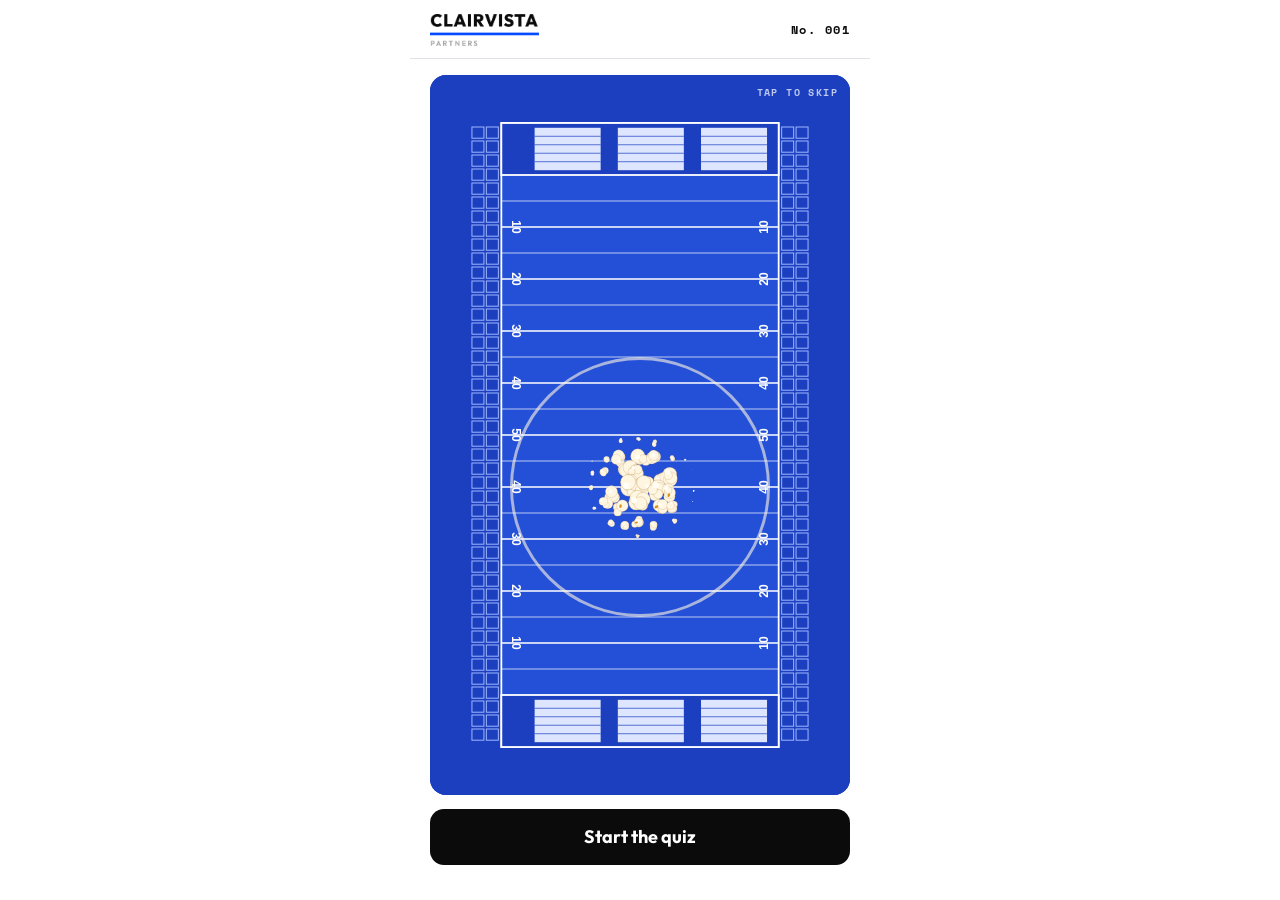
<file: 001/index.html>
<!doctype html>
<html lang="en">
<head>
<meta charset="utf-8">
<meta name="viewport" content="width=device-width, initial-scale=1, viewport-fit=cover">
<meta name="robots" content="noindex, nofollow">
<meta name="theme-color" content="#ffffff">
<meta name="color-scheme" content="light only">
<title>Clairvista Partners</title>
<link rel="preconnect" href="https://fonts.googleapis.com"><link rel="preconnect" href="https://fonts.gstatic.com" crossorigin>
<link href="https://fonts.googleapis.com/css2?family=Outfit:wght@400;500;600;700;800&family=Space+Mono:wght@400;700&display=swap" rel="stylesheet" media="print" onload="this.media='all'">
<style>
  /* One phone column: a full-height title card, the box's quiz, two questions, a profile card, the ship step. Plus a 16:9 booth board. */
  :root { --ink: #0b0b0c; --blue: #0047FF; --sky: #85a6ff; --muted: #5b6270; --line: #dfe2e8; --soft: #f3f5f9; color-scheme: light; }
  * { box-sizing: border-box; }
  html { -webkit-text-size-adjust: 100%; text-size-adjust: 100%; }
  html, body { margin: 0; background: #fff; color: var(--ink);
    font: 17px/1.45 Outfit, -apple-system, "Segoe UI", Helvetica, Arial, sans-serif; -webkit-font-smoothing: antialiased; }
  [hidden] { display: none !important; }
  button, input { font: inherit; }
  button { -webkit-appearance: none; appearance: none; touch-action: manipulation; -webkit-tap-highlight-color: transparent; }
  .mono { font-family: "Space Mono", ui-monospace, Menlo, Consolas, monospace; }
  header { display: flex; align-items: center; justify-content: space-between; max-width: 460px; margin: 0 auto;
    padding: max(14px, env(safe-area-inset-top)) 20px 12px; border-bottom: 1px solid var(--line); }
  header img { height: 32px; width: auto; display: block; }
  header .tag { font-weight: 700; font-size: 11px; letter-spacing: .12em; color: var(--muted); }
  main { max-width: 460px; margin: 0 auto; padding: 16px 20px max(32px, env(safe-area-inset-bottom)); }
  .kick { font-weight: 700; font-size: 11.5px; line-height: 1.3; letter-spacing: .12em; text-transform: uppercase; color: var(--blue); margin: 0 0 10px; }
  h1 { font-size: 30px; line-height: 1.12; font-weight: 800; letter-spacing: -.01em; margin: 0 0 18px; text-wrap: balance; }
  h1:focus { outline: none; }
  p { margin: 0 0 12px; }
  .muted { color: var(--muted); }
  .small { color: var(--muted); font-size: 14.5px; line-height: 1.45; }
  button:focus-visible, a:focus-visible { outline: 2px solid var(--blue); outline-offset: 3px; }

  /* the opening title card */
  .hero { position: relative; height: 72vh; height: calc(100svh - 178px); min-height: 360px; max-height: 720px;
    border-radius: 16px; overflow: hidden; background: #1B3FBF; cursor: pointer; margin: 0 0 14px; }
  .ed-manifest .hero { height: 60vh; height: calc(100svh - 300px); }
  .hero canvas { display: block; width: 100%; height: 100%; }
  .title { position: absolute; left: 0; right: 0; bottom: 0; padding: 80px 18px 18px; color: #fff;
    background: linear-gradient(to bottom, rgba(11,11,12,0), rgba(11,11,12,.9) 58%);
    opacity: 0; transform: translateY(10px); transition: opacity .7s ease, transform .7s ease; }
  html:not(.js) .title, .title.on { opacity: 1; transform: none; }
  .title .t1 { font-size: 31px; font-weight: 800; line-height: 1.07; letter-spacing: -.01em; margin: 0 0 6px; text-wrap: balance; }
  .title .t2 { color: var(--sky); font-weight: 700; font-size: 18px; margin: 0; transition: opacity .6s ease .35s; }
  .title:not(.on) .t2 { opacity: 0; }
  html:not(.js) .title .t2 { opacity: 1; }
  .skip { position: absolute; top: 11px; right: 12px; font-size: 10px; font-weight: 700; letter-spacing: .14em; color: rgba(255,255,255,.72); }
  .promise { font-size: 20px; font-weight: 700; line-height: 1.3; margin: 0 0 6px; text-wrap: balance; }

  .go { display: block; width: 100%; font-weight: 700; font-size: 18px; color: #fff; background: var(--ink);
    border: 0; border-radius: 14px; padding: 15px; margin-top: 12px; cursor: pointer; }
  .go:disabled { background: #c9ced8; cursor: default; }
  .ghost { background: none; color: var(--ink); border: 1.5px solid var(--line); font-weight: 600; font-size: 16px; padding: 12px; }

  /* the box quiz */
  .opts { display: grid; gap: 10px; }
  .opt { display: block; width: 100%; text-align: left; color: inherit; background: #fff;
    border: 1.5px solid var(--line); border-radius: 14px; padding: 14px 16px; cursor: pointer; }
  .opt b { font-weight: 700; margin-right: 6px; }
  .opt.picked { border-color: var(--ink); }
  .opt.right { border-color: var(--blue); background: #eef3ff; }
  .opt:disabled { cursor: default; color: inherit; }
  .opt:disabled:not(.picked):not(.right) { opacity: .45; }
  #reveal { margin-top: 18px; }
  .verdict { font-size: 22px; font-weight: 800; margin-bottom: 6px; }
  .forty { border-radius: 14px; padding: 12px; margin: 14px 0; background: #2450D8; }
  .cells { display: grid; grid-template-columns: repeat(10, 1fr); gap: 4px; }
  .cells i { aspect-ratio: 1; border-radius: 4px; background: #FFF6E2; transform: scale(0); }
  .cells i:first-child { background: #E3A21A; transform: none; }
  .forty.on .cells i { animation: cell .35s cubic-bezier(.2,1.4,.4,1) forwards; animation-delay: calc(var(--i) * 28ms + 150ms); }
  @keyframes cell { to { transform: scale(1); } }
  .forty .lab { display: flex; justify-content: space-between; gap: 8px; margin-top: 9px; font-size: 10px; font-weight: 700; letter-spacing: .12em; color: rgba(255,255,255,.85); }

  /* which half */
  .halfs { display: grid; gap: 12px; }
  .half { display: flex; gap: 14px; align-items: center; width: 100%; text-align: left; color: inherit; background: #fff;
    border: 1.5px solid var(--line); border-radius: 16px; padding: 16px; cursor: pointer; }
  .half svg { flex: none; width: 54px; height: 54px; }
  .half b { display: block; font-size: 24px; font-weight: 800; line-height: 1.15; }
  .half small { display: block; color: var(--muted); font-size: 16px; margin-top: 2px; }
  .half:active { border-color: var(--blue); background: #eef3ff; }

  /* chips */
  .grp { margin: 0 0 18px; }
  .grp h2 { font-weight: 700; font-size: 11.5px; letter-spacing: .12em; color: var(--muted); margin: 0 0 8px; }
  .chips { display: flex; flex-wrap: wrap; gap: 8px; }
  .chip { font-size: 15.5px; border: 1.5px solid var(--line); background: #fff; border-radius: 999px;
    padding: 8px 14px; color: inherit; cursor: pointer; }
  .chip[aria-pressed="true"] { background: var(--blue); border-color: var(--blue); color: #fff; }

  /* the profile card */
  .card { border-radius: 18px; background: var(--ink); color: #fff; padding: 18px 18px 14px; margin: 0 0 16px; }
  .card .top { display: flex; justify-content: space-between; align-items: center; font-weight: 700; font-size: 11px; letter-spacing: .12em; color: #9aa4b5; }
  .card .top b { color: #fff; background: var(--blue); border-radius: 999px; padding: 2px 8px; font-weight: 700; }
  .card .side { font-size: 25px; font-weight: 800; line-height: 1.12; margin: 12px 0 14px; }
  .card .side em { font-style: normal; color: var(--sky); }
  .card dl { display: grid; grid-template-columns: auto 1fr; gap: 9px 16px; margin: 0; border-top: 1px solid #2a303c; padding-top: 12px; }
  .card dt { font-weight: 700; font-size: 10.5px; letter-spacing: .12em; color: #9aa4b5; padding-top: 5px; white-space: nowrap; }
  .card dd { margin: 0; font-size: 18px; font-weight: 600; min-width: 0; }
  .card dd.look { color: var(--sky); }
  .card .foot { display: flex; justify-content: space-between; gap: 8px; margin-top: 14px; font-size: 10px; letter-spacing: .1em; color: #9aa4b5; }

  .switch { display: flex; gap: 12px; align-items: flex-start; margin: 0 0 20px; cursor: pointer; position: relative; }
  .switch input { position: absolute; opacity: 0; width: 1px; height: 1px; }
  .track { flex: none; width: 48px; height: 28px; border-radius: 999px; background: #c9ced8; position: relative; transition: background .2s; margin-top: 1px; }
  .track::after { content: ""; position: absolute; top: 3px; left: 3px; width: 22px; height: 22px; border-radius: 50%; background: #fff;
    transition: transform .2s; box-shadow: 0 1px 2px rgba(0,0,0,.25); }
  .switch input:checked + .track { background: var(--blue); }
  .switch input:checked + .track::after { transform: translateX(20px); }
  .switch input:focus-visible + .track { outline: 2px solid var(--blue); outline-offset: 3px; }
  .lbl { font-weight: 600; line-height: 1.3; }
  .lbl small { display: block; color: var(--muted); font-weight: 400; font-size: 14.5px; margin-top: 2px; }

  .match { background: var(--soft); border-radius: 16px; padding: 16px; margin: 0 0 6px; }
  .mhead { display: flex; justify-content: space-between; align-items: center; gap: 8px; }
  .mhead .kick { margin: 0; }
  .sample { font-size: 10px; letter-spacing: .12em; font-weight: 700; color: var(--muted); border: 1px solid var(--line); background: #fff;
    border-radius: 999px; padding: 3px 8px; }
  .mline { font-size: 18px; font-weight: 700; line-height: 1.3; margin: 10px 0 16px; text-wrap: balance; }
  .pairs { display: grid; grid-template-columns: 1fr 1fr; gap: 10px; margin: 0 0 12px; }
  .mini { background: var(--ink); color: #fff; border-radius: 12px; padding: 12px 11px 10px; position: relative; min-width: 0; }
  .mini .k { font-size: 9.5px; letter-spacing: .12em; color: #9aa4b5; font-weight: 700; }
  .mini .n { font-weight: 700; font-size: 15px; line-height: 1.2; margin: 4px 0 3px; }
  .mini .d { font-size: 13px; color: #c9d1de; line-height: 1.3; }
  .mt { position: absolute; top: -9px; right: 8px; background: var(--blue); color: #fff; font-size: 9.5px; letter-spacing: .12em;
    font-weight: 700; border-radius: 999px; padding: 3px 7px; }
  .match .ghost { background: #fff; margin-top: 4px; }

  /* shipping: the live form (Manifest) and the preview (No. 001) */
  .f { display: block; margin: 0 0 12px; min-width: 0; }
  .f > span { display: block; font-weight: 700; font-size: 11px; letter-spacing: .12em; color: var(--muted); margin: 0 0 6px; text-transform: uppercase; }
  .f input { width: 100%; font-size: 17px; padding: 12px 13px; border: 1.5px solid var(--line); border-radius: 12px; background: #fff;
    color: var(--ink); -webkit-appearance: none; appearance: none; }
  .f input:focus { outline: none; border-color: var(--blue); }
  .row3 { display: grid; grid-template-columns: 1.5fr .8fr 1fr; gap: 8px; }
  .check { display: flex; gap: 10px; align-items: flex-start; margin: 16px 0 8px; font-weight: 600; line-height: 1.35; cursor: pointer; }
  .check input { width: 22px; height: 22px; accent-color: var(--blue); flex: none; margin: 0; }
  .formprev { border: 1.5px solid var(--line); border-radius: 16px; padding: 14px; margin: 4px 0 8px; background: var(--soft); }
  .formprev .fake { background: #fff; border: 1.5px solid var(--line); border-radius: 10px; padding: 9px 12px; color: #9aa1ad; font-size: 15.5px; margin: 0 0 8px; }
  .formprev .box { display: flex; gap: 10px; align-items: flex-start; background: #fff; border: 2px solid var(--blue); border-radius: 12px;
    padding: 12px; margin-top: 12px; font-weight: 700; line-height: 1.3; }
  .formprev .box i { flex: none; width: 22px; height: 22px; border-radius: 6px; background: var(--blue); position: relative; }
  .formprev .box i::after { content: ""; position: absolute; left: 7px; top: 3px; width: 6px; height: 11px; border: solid #fff; border-width: 0 2.5px 2.5px 0; transform: rotate(45deg); }

  .line { font-size: 26px; line-height: 1.15; font-weight: 800; margin: 24px 0 4px; padding-top: 20px; border-top: 1px solid var(--line); text-wrap: balance; }
  .by { color: var(--blue); font-weight: 700; font-size: 18px; margin-bottom: 14px; }
  .sign { color: var(--muted); font-size: 15.5px; line-height: 1.55; margin: 20px 0 16px; }
  .sign a { color: var(--ink); text-underline-offset: 3px; }
  .big { font-size: 20px; font-weight: 700; line-height: 1.3; }

  /* booth board, 16:9 */
  body.boardmode { background: #e3e8f0; }
  #boardBar { display: flex; align-items: center; justify-content: space-between; gap: 12px; max-width: 760px; margin: 0 auto;
    padding: max(12px, env(safe-area-inset-top)) 16px 12px; font-size: 14px; color: var(--muted); }
  #boardBar button { font-weight: 700; font-size: 15px; color: var(--ink); background: #fff; border: 1.5px solid var(--line); border-radius: 999px; padding: 8px 14px; cursor: pointer; }
  #boardWrap { margin: 0 auto; overflow: hidden; }
  .board { width: 1600px; height: 900px; transform-origin: 0 0; background: #f4f6fa; display: grid; grid-template-rows: auto 1fr auto;
    padding: 38px 56px 26px; }
  .bTop { display: flex; align-items: center; gap: 44px; border-bottom: 2px solid var(--line); padding-bottom: 22px; }
  .bTop img { height: 58px; width: auto; display: block; }
  .bTop .bLine { font-size: 46px; font-weight: 800; letter-spacing: -.01em; margin: 0; flex: 1; }
  .bTop .bBy { font-size: 26px; font-weight: 700; color: var(--blue); margin: 0; }
  .bGrid { display: grid; grid-template-columns: 1fr 560px 1fr; gap: 34px; padding-top: 26px; min-height: 0; }
  .col { min-height: 0; overflow: hidden; }
  .col h2 { font-size: 17px; letter-spacing: .14em; color: var(--muted); margin: 0 0 14px; display: flex; justify-content: space-between; }
  .col h2 i { font-style: normal; color: var(--ink); }
  .stack { display: grid; gap: 12px; }
  .bc { background: #fff; border: 2px solid var(--line); border-radius: 16px; padding: 13px 18px; display: grid; grid-template-columns: 1fr auto; gap: 1px 12px; }
  .bc .n { font-size: 21px; font-weight: 700; }
  .bc .c { font-size: 21px; font-weight: 800; text-align: right; }
  .bc .d { font-size: 16.5px; color: var(--muted); grid-column: 1 / -1; }
  .bc.new { animation: arrive .8s ease-out; border-color: var(--blue); }
  @keyframes arrive { from { opacity: 0; transform: translateY(-18px); } to { opacity: 1; transform: none; } }
  .center { background: var(--ink); color: #fff; border-radius: 24px; padding: 28px 30px; display: flex; flex-direction: column; }
  .center .kick { color: var(--sky); font-size: 15px; }
  .center .city { font-size: 64px; font-weight: 800; line-height: 1; margin: 10px 0 0; }
  .pairbig { display: grid; grid-template-columns: 1fr auto 1fr; align-items: center; gap: 12px; margin: 26px 0; }
  .bigc { background: #181b22; border: 1.5px solid #2a303c; border-radius: 16px; padding: 16px; }
  .bigc .k { font-size: 12px; letter-spacing: .12em; color: #9aa4b5; font-weight: 700; }
  .bigc .n { font-size: 22px; font-weight: 700; margin: 6px 0 4px; line-height: 1.15; }
  .bigc .d { font-size: 16px; color: #c9d1de; line-height: 1.35; }
  .mpill { background: var(--blue); color: #fff; border-radius: 999px; padding: 8px 12px; font-size: 13px; letter-spacing: .12em; font-weight: 700; }
  .center .why { font-size: 20px; color: #c9d1de; margin: auto 0 0; }
  .bFoot { display: flex; justify-content: space-between; font-size: 15px; font-weight: 700; letter-spacing: .14em; color: var(--muted); padding-top: 16px; }
  .bFoot .cta { color: var(--ink); }
  @media (prefers-reduced-motion: reduce) {
    .bc.new, .forty.on .cells i { animation: none; } .cells i { transform: none; }
    .title, .title .t2 { transition: none; }
  }

  /* round 2: copy deck */
  .ed-manifest .hero { height: 64vh; height: calc(100svh - 250px); }
  .card .lookline { margin: 12px 0 0; padding-top: 12px; border-top: 1px solid #2a303c; color: var(--sky); font-size: 17px; font-weight: 600; line-height: 1.35; }
  .formprev .fakes3 { display: grid; grid-template-columns: 1.5fr .8fr 1fr; gap: 8px; }
  .sign .note { color: var(--ink); font-size: 17.5px; font-weight: 600; line-height: 1.45; display: inline-block; margin-bottom: 8px; }
  .endmark { width: 56px; height: 5px; background: var(--blue); border-radius: 3px; margin: 18px 0 18px; }
  h1.endline { font-size: 34px; line-height: 1.08; margin: 0 0 6px; }
  .mpill { text-transform: uppercase; }
  .col h2 { font-size: 28px; font-weight: 800; letter-spacing: -.01em; color: var(--ink); align-items: baseline; }
  .col h2 i { font-size: 17px; font-weight: 700; color: var(--muted); letter-spacing: .1em; }
  .bFoot { font-size: 20px; font-weight: 600; letter-spacing: 0; }
  .bFoot .bBy { color: var(--blue); font-weight: 700; }
  .center .city { font-size: 96px; margin-top: 18px; }
  .pairbig { margin: auto 0; gap: 16px; }
  .bigc { padding: 22px; }
  .bigc .n { font-size: 30px; margin: 10px 0 8px; }
  .bigc .d { font-size: 20px; }
  .mpill { font-size: 15px; padding: 10px 14px; }

  /* round 3: designer pass */
  .bEx { font-size: 14px; font-weight: 700; letter-spacing: .14em; text-transform: uppercase; color: var(--muted);
    border: 1.5px solid var(--line); border-radius: 999px; padding: 8px 14px; background: #fff; }
  .pairbig { grid-template-columns: 1fr; justify-items: stretch; gap: 14px; margin: auto 0; }
  .mpill { justify-self: center; }
  .bigc { padding: 22px 24px; }
  .bigc .n { font-size: 32px; line-height: 1.12; text-wrap: balance; }
  .bigc .d { font-size: 22px; }
  .center .why { font-size: 24px; color: #fff; }
  .mini { padding: 14px 12px 12px; }
  .mini .n { text-wrap: balance; }
  .mini .d { text-wrap: balance; font-size: 13.5px; line-height: 1.3; }
  .kick { font-size: 12.5px; }
  .grp h2 { font-size: 12px; }
  .card dt { font-size: 11.5px; padding-top: 4px; }
  .card .top { font-size: 12px; }
  .card .foot { font-size: 11px; }
  .mini .k { font-size: 10.5px; }
  .mt { font-size: 10.5px; }
  .forty .lab { font-size: 11px; color: #fff; }
  header .tag { font-size: 12px; color: var(--ink); }
  .title { padding: 130px 18px 20px; background: linear-gradient(to bottom, rgba(11,11,12,0), rgba(11,11,12,.88) 42%, rgba(11,11,12,.96)); }
  .title .t1 { font-size: 34px; line-height: 1.04; text-shadow: 0 1px 14px rgba(11,11,12,.5); }
  .title .t2 { font-size: 19px; }
  .chips { gap: 10px; }
  .chip { padding: 11px 16px; min-height: 44px; font-size: 16px; }
  .chip[aria-pressed="true"] { box-shadow: 0 0 0 3px rgba(0,71,255,.18); }
  .half { min-height: 88px; }
  .opt { min-height: 56px; }
  .forty { background: var(--blue); padding: 14px; }
  .cells { gap: 5px; }
  .card .side { font-size: 28px; margin: 14px 0 16px; }
  .card dd { font-size: 19px; }
  .card { padding: 20px 20px 16px; box-shadow: 0 18px 40px -22px rgba(0,71,255,.55); }
  .match { background: #fff; border: 1.5px solid var(--line); }
  .mline { font-size: 19px; }
  .bc .n, .bc .c { font-size: 23px; }
  .bc .d { font-size: 18.5px; }
  .bc { padding: 14px 20px; }
  .bFoot { font-size: 24px; }
  .bFoot .cta { font-weight: 700; }
  .bTop .bLine { font-size: 52px; }
  .card .side { font-size: 26px; text-wrap: balance; }
  .bc .n, .bc .c { font-size: 21px; }
  .center .city { font-size: 84px; }
  .bigc { padding: 18px 22px; }
  .bigc .n { font-size: 28px; margin: 6px 0 6px; }
  .bigc .d { font-size: 20px; }
  .pairbig { gap: 10px; margin: 18px 0; }
  .center .why { font-size: 21px; margin-top: auto; }
  .contact { display: grid; gap: 6px; margin: -4px 0 14px; }
  .contact .cline { color: var(--ink); font-size: 17px; font-weight: 600; text-underline-offset: 3px; justify-self: start; padding: 4px 0; }
  .contact .save { display: block; text-align: center; text-decoration: none; margin-top: 10px; }
</style>
</head>
<body>
<header>
  <img src="[data-uri]" alt="Clairvista Partners" width="110" height="32">
  <span class="tag mono" data-c="header.tag"></span>
</header>
<main>

  <section id="s0">
    <div class="hero" id="hero">
      <canvas id="field" role="img" data-a="open.fieldAlt"></canvas>
      <div class="title" id="title">
        <p class="t1" data-c="open.line"></p>
        <p class="t2" data-c="open.by"></p>
      </div>
      <span class="skip mono" id="skip" data-c="open.skip"></span>
    </div>
    <p class="promise" data-ed="manifest" data-c="open.promise"></p>
    <button class="go" type="button" id="start" data-c="open.start"></button>
  </section>

  <section id="sq" hidden data-ed="nathan">
    <p class="kick mono" id="kq"></p>
    <h1 id="hq"></h1>
    <div class="opts">
      <button class="opt" type="button" data-k="a"><b>A.</b>&nbsp;</button>
      <button class="opt" type="button" data-k="b"><b>B.</b>&nbsp;</button>
      <button class="opt" type="button" data-k="c"><b>C.</b>&nbsp;</button>
    </div>
    <div id="reveal" hidden>
      <p class="verdict" id="verdict"></p>
      <p id="why"></p>
      <div class="forty" id="forty" role="img" data-a="quiz.fortyAlt">
        <div class="cells" id="cells"></div>
        <div class="lab mono"><span data-c="quiz.fortyLeft"></span><span data-c="quiz.fortyRight"></span></div>
      </div>
      <p data-c="quiz.company"></p>
      <button class="go" type="button" id="nextq" data-c="quiz.next"></button>
    </div>
  </section>

  <section id="s1" hidden>
    <p class="kick mono" data-c="half.kick"></p>
    <h1 data-c="half.h1"></h1>
    <div class="halfs">
      <button class="half" type="button" data-side="stuff">
        <svg viewBox="0 0 54 54" aria-hidden="true"><rect width="54" height="54" rx="14" fill="#FFF4D6"/>
          <ellipse cx="27" cy="28" rx="11" ry="14.5" transform="rotate(-18 27 28)" fill="#E3A21A"/>
          <ellipse cx="23.5" cy="23" rx="3.4" ry="5.4" transform="rotate(-18 23.5 23)" fill="#F7C95A"/>
          <ellipse cx="30.5" cy="40" rx="4.4" ry="2.6" transform="rotate(-18 30.5 40)" fill="#B9780C"/></svg>
        <span><b data-c="half.stuff"></b><small data-c="half.stuffSub"></small></span>
      </button>
      <button class="half" type="button" data-side="space">
        <svg viewBox="0 0 54 54" aria-hidden="true"><rect width="54" height="54" rx="14" fill="#E6EDFF"/>
          <path d="M10 24 L27 13 L44 24 V42 H10 Z" fill="#0047FF"/>
          <rect x="17" y="27" width="20" height="15" fill="#DDE5FF"/>
          <path d="M17 31 H37 M17 35 H37 M17 39 H37" stroke="#0047FF" stroke-width="1.4"/></svg>
        <span><b data-c="half.space"></b><small data-c="half.spaceSub"></small></span>
      </button>
    </div>
  </section>

  <section id="s2" hidden>
    <p class="kick mono" data-c="chips.kick"></p>
    <h1 id="h2"></h1>
    <div class="grp"><h2 class="mono" data-c="chips.whereLabel"></h2><div class="chips" data-key="where"></div></div>
    <div class="grp"><h2 class="mono" data-c="chips.whenLabel"></h2><div class="chips" data-key="when"></div></div>
    <div class="grp"><h2 class="mono" data-c="chips.sizeLabel"></h2><div class="chips" data-key="size"></div></div>
    <button class="go" type="button" id="toCard" disabled data-c="chips.go"></button>
  </section>

  <section id="s3" hidden>
    <p class="kick mono" data-c="card.kick"></p>
    <div class="card">
      <div class="top mono"><span id="cNo"></span><b id="cKind"></b></div>
      <div class="side" id="cSide"></div>
      <dl>
        <dt class="mono" data-c="card.whereLabel"></dt><dd id="cWhere"></dd>
        <dt class="mono" data-c="card.whenLabel"></dt><dd id="cWhen"></dd>
        <dt class="mono" data-c="card.sizeLabel"></dt><dd id="cSize"></dd>
      </dl>
      <p class="lookline" id="cLook"></p>
      <div class="foot mono"><span data-c="card.foot"></span><span id="cFoot"></span></div>
    </div>
    <label class="switch" data-ed="manifest"><input type="checkbox" id="onBoard" role="switch"><span class="track"></span>
      <span class="lbl"><span data-c="card.switchLabel"></span><small data-c="card.switchSub"></small></span></label>
    <div class="match">
      <div class="mhead"><p class="kick mono" data-c="card.matchKick"></p></div>
      <p class="mline" id="mLine"></p>
      <div class="pairs" id="pairs"></div>
      <p class="small" style="margin:0 0 4px" data-c="card.introduce"></p>
      <button class="go ghost" type="button" id="seeBoard" data-ed="nathan" data-c="card.seeBoard"></button>
    </div>
    <button class="go" type="button" id="toShip" data-c="card.next"></button>
  </section>

  <section id="s4" hidden>
    <div data-ed="nathan">
      <p class="kick mono" data-c="ship.kick"></p>
      <p class="big" data-c="ship.lead"></p>
      <div class="formprev" role="img" data-a="ship.alt">
        <div id="fakes"></div>
        <div class="box"><i></i><span data-c="ship.check"></span></div>
      </div>
      <p class="small" data-c="ship.note"></p>
      <button class="go" type="button" id="finish" data-c="ship.finish"></button>
    </div>
    <div data-ed="manifest">
      <p class="kick mono" data-c="ship.kick"></p>
      <h1 data-c="shipLive.h1"></h1>
      <p class="muted" data-c="shipLive.lead"></p>
      <form id="ship" autocomplete="on">
        <label class="f"><span class="mono" data-c="ship.labels.name"></span><input type="text" id="fName" name="name" autocomplete="name" required></label>
        <label class="f"><span class="mono" data-c="ship.labels.company"></span><input type="text" id="fCo" name="organization" autocomplete="organization" required></label>
        <label class="f"><span class="mono" data-c="ship.labels.email"></span><input type="email" id="fEmail" name="email" autocomplete="email" inputmode="email" required></label>
        <label class="f"><span class="mono" data-c="ship.labels.street"></span><input type="text" id="fStreet" name="address" autocomplete="street-address" required></label>
        <div class="row3">
          <label class="f"><span class="mono" data-c="ship.labels.city"></span><input type="text" id="fCity" name="city" autocomplete="address-level2" required></label>
          <label class="f"><span class="mono" data-c="ship.labels.state"></span><input type="text" id="fState" name="state" autocomplete="address-level1" required></label>
          <label class="f"><span class="mono" data-c="ship.labels.zip"></span><input type="text" id="fZip" name="zip" autocomplete="postal-code" inputmode="numeric" required></label>
        </div>
        <label class="check"><input type="checkbox" id="fMatch"><span data-c="ship.check"></span></label>
        <p class="small" data-c="ship.note"></p>
        <button class="go" type="submit" data-c="shipLive.submit"></button>
      </form>
    </div>
  </section>

  <section id="s5" hidden data-ed="manifest">
    <p class="kick mono" data-c="done.kick"></p>
    <h1 data-c="done.h1"></h1>
    <p data-c="done.next"></p>
    <p class="big" id="dTo"></p>
    <p id="dMatch" hidden></p>
    <p id="dBoard" hidden data-c="done.board"></p>
    <p class="line" data-c="done.line"></p>
    <p class="by" data-c="end.by"></p>
    <p class="sign"><a href="https://clairvistapartners.com" data-c="end.link"></a></p>
    <button class="go ghost" type="button" id="againM" data-c="end.again"></button>
  </section>

  <section id="se" hidden data-ed="nathan">
    <div class="endmark" aria-hidden="true"></div>
    <h1 class="endline" data-c="end.line"></h1>
    <p class="by" data-c="end.by"></p>
    <p class="sign"><span class="signLines"></span><a href="https://clairvistapartners.com" data-c="end.link"></a></p>
    <div class="contact">
      <a class="cline" href="mailto:mfish@clairvistapartners.com">mfish@clairvistapartners.com</a>
      <a class="cline" href="tel:+16173190906">617-319-0906</a>
      <a class="go save" href="/001/mel-fish.vcf">Save Mel&rsquo;s contact</a>
    </div>
    <button class="go ghost" type="button" id="again" data-c="end.again"></button>
  </section>

</main>

<div id="boardBar" hidden><button type="button" id="boardBack" data-c="board.back"></button><span data-c="board.hint"></span></div>
<div id="boardWrap" hidden><div class="board" id="board">
  <div class="bTop">
    <img src="[data-uri]" alt="Clairvista Partners" width="198" height="58">
    <p class="bLine" data-c="board.title"></p>
    <span class="bEx mono">Example board</span>
  </div>
  <div class="bGrid">
    <div class="col"><h2><span data-c="board.stuff"></span><i class="mono" id="nStuff"></i></h2><div class="stack" id="colStuff"></div></div>
    <div class="center">
      <p class="kick mono" data-c="board.matchKick"></p>
      <p class="city" data-c="board.city"></p>
      <div class="pairbig">
        <div class="bigc" id="bigStuff"></div>
        <span class="mpill mono" data-c="board.pill"></span>
        <div class="bigc" id="bigSpace"></div>
      </div>
      <p class="why" data-c="board.why"></p>
    </div>
    <div class="col"><h2><span data-c="board.space"></span><i class="mono" id="nSpace"></i></h2><div class="stack" id="colSpace"></div></div>
  </div>
  <div class="bFoot"><span class="cta" data-c="board.cta"></span><span class="bBy" data-c="board.by"></span></div>
</div></div>

<script>
(() => {
  document.documentElement.classList.add('js');
  // build flag: "nathan" (box No. 001, served at /001 and /001/half) or "manifest" (live shipping form, not deployed)
  const ED = 'nathan'.indexOf('{') === 0 ? 'nathan' : 'nathan';

  // =====================================================================================
  // COPY: every word on screen, by screen. Edit words here and nowhere else.
  // {where} {amount} {name} {city} {no} are filled in by the page. <em> marks the blue words on the card.
  // A line that differs by edition has two versions: nathan (box No. 001) and manifest (the show).
  // =====================================================================================
  const COPY = {
    header: { tag: { nathan: 'No. 001', manifest: 'MANIFEST 2027' } },

    open: {
      line: 'Built to spot what’s about to pop.',
      by: 'Prism by Clairvista',
      skip: 'TAP TO SKIP',
      start: 'Start the quiz',
      promise: 'Food can’t be handed out at Manifest, so a pair of these boxes ships to your door for game day, Sunday, February 14.',   // manifest only
      fieldAlt: 'A warehouse floor drawn as a field, dock doors in the end zones and pallet racking down the sides. One kernel on the 40 pops and the floor fills with popcorn.'
    },

    quiz: {                                                     // nathan only; questions and options match the print on each box
      step: '1 of 3',
      hog: { kick: 'Game Time Quiz', q: 'What makes a kernel pop?',
        opts: ['Magic', 'Steam inside with nowhere to go', 'Loud cheering'],
        verdict: { a: 'Not magic. It’s steam.', b: 'Right. Steam with nowhere to go.', c: 'Loud, but no. It’s steam.' },
        why: 'Water inside the kernel turns to steam. With nowhere to go, the pressure builds until the hull gives, and the kernel pops to about 40 times its size.' },
      half: { kick: 'Date Night Quiz', q: 'What does a kernel need once it pops?',
        opts: ['A hug', 'A place to go', 'More butter'],
        verdict: { a: 'No hug. It needs a place to go.', b: 'Right. A place to go.', c: 'Butter comes later. First it needs space.' },
        why: 'Once it pops, a kernel takes up about 40 times the space it had a second ago.' },
      fortyLeft: '1 KERNEL',
      fortyRight: 'ABOUT 40 TIMES THE SPACE',
      fortyAlt: 'One kernel next to the 40 squares it fills once it pops',
      company: 'A company whose product takes off is the same kernel. A big order lands, and the stuff needs space right away.',
      next: 'Next'
    },

    half: {
      kick: { nathan: 'What’s your match? · 2 of 3', manifest: 'Question 1 of 2' },
      h1: 'Which half are you?',
      stuff: 'I have stuff.', stuffSub: 'A product about to take off.',
      space: 'I have space.', spaceSub: 'Floor and racking sitting empty.'
    },

    chips: {
      kick: { nathan: '3 of 3', manifest: 'Question 2 of 2' },
      h1: { stuff: 'Where will it pop, and when?', space: 'Where is your space, and when is it open?' },
      whereLabel: 'WHERE', whenLabel: 'WHEN', sizeLabel: 'HOW MUCH',
      where: ['Los Angeles', 'Las Vegas', 'Phoenix', 'Dallas', 'Chicago', 'Atlanta', 'New York', 'Boston'],
      somewhereElse: 'Somewhere else',
      whenStuff: ['Before Feb 14', 'This spring', 'Later this year'],
      whenSpace: ['Open now', 'This spring', 'Later this year'],
      sizeStuff: ['A few pallets', 'A truckload', 'A season of stock'],
      sizeSpace: ['Space for a few pallets', 'Space for a truckload', 'Space for a season of stock'],
      go: 'Build my profile'
    },

    card: {
      kick: 'Your profile',
      no: 'No. {no}',
      kind: { stuff: 'HAS STUFF', space: 'HAS SPACE' },
      side: { stuff: 'The kernel. <em>About to pop.</em>', space: 'The warehouse. <em>Space to fill.</em>' },
      whereLabel: 'WHERE', whenLabel: 'WHEN', sizeLabel: 'HOW MUCH',
      look: { stuff: 'Looking for: a warehouse in {where} with space for {amount}.',
              space: 'Looking for: a company headed to {where} with {amount} to store.' },
      yourArea: 'your area',                                    // stands in for {where} when "Somewhere else" is picked
      nearYou: 'Near you',
      foot: 'PRISM BY CLAIRVISTA',
      footRight: { manifest: 'MANIFEST 2027' },                 // nathan shows today's date
      switchLabel: 'Show my profile on the booth screen',       // manifest only
      switchSub: 'Your company name stays hidden.',             // manifest only
      matchKick: { nathan: 'How it works at Manifest', manifest: 'On the board now' },
      matchLine: { stuff: '2 warehouses on the board have space in {where}.', space: '2 companies on the board need space in {where}.' },
      matchTag: 'MATCH',
      matches: {            // the two example cards for each side: [label, name, detail]
        stuff: [['HAS SPACE', 'Warehouse', '22,000 sq ft, open now'], ['HAS SPACE', 'Fulfillment center', '4 docks, open this spring']],
        space: [['HAS STUFF', 'Beverage brand', 'A truckload, before Feb 14'], ['HAS STUFF', 'Apparel brand', 'A few pallets, this spring']]
      },
      introduce: 'At our booth, we introduce you in person.',
      seeBoard: 'Open the booth screen',                        // nathan only
      next: 'Next'
    },

    ship: {
      kick: 'Ship the pair',
      lead: 'At Manifest, this step collects an address so a pair of boxes reaches you for game day. Yours is already in your hands, so this is a preview.',   // nathan only
      labels: { name: 'Name', company: 'Company', email: 'Email', street: 'Street address', city: 'City', state: 'State', zip: 'ZIP' },
      check: 'Prism can look for my match after the show',
      note: 'We use this to ship your boxes and, if you check the box above, to look for your match.',
      finish: 'Finish preview',                                 // nathan only
      alt: 'Preview of the Manifest shipping form, with the box checked: Prism can look for my match after the show'
    },

    shipLive: {                                                 // manifest only: the real form
      h1: 'Where should we send your pair?',
      lead: 'Tell us where to send a pair and it arrives in time for game day, Sunday, February 14.',
      submit: 'Ship my pair'
    },

    done: {                                                     // manifest only
      kick: 'You’re set',
      h1: 'Your pair ships the week of February 8.',
      next: 'On Sunday, February 14, tap the box again and the quiz goes live at kickoff.',
      to: 'Shipping to {name}, {city}.',
      match: 'After the show, Prism looks for your match in {where}.',
      board: 'Your profile is on the booth screen.',
      line: 'Built to spot what’s about to pop. Come find us at the booth.'
    },

    end: {
      line: 'Built to spot what’s about to pop.',
      by: 'Prism by Clairvista',
      sign: ['In 2008, Airbnb was a kernel. Then you guys popped. Clairvista is a kernel and could really use some advice on how and when to make this thing pop.',
             'Mel Fish, Clairvista Partners, Boston'],          // nathan only
      link: 'clairvistapartners.com',
      again: 'Play again'
    },

    board: {
      back: 'Back',
      hint: 'Turn your phone sideways for the full screen.',
      title: 'Stuff meets space',
      stuff: 'I have stuff.', space: 'I have space.',
      countStuff: 31, countSpace: 24,
      matchKick: 'Match',
      city: 'Phoenix',
      pairStuff: ['I HAVE STUFF', 'Beverage brand', 'A truckload', 'Before Feb 14'],
      pairSpace: ['I HAVE SPACE', 'Warehouse, 22,000 sq ft', 'Space for a truckload', 'Open now'],
      pill: 'Match',
      why: 'Same city. The space opens before the stuff lands.',
      cta: 'Tap a pallet to put yours on the board.',
      by: 'Prism by Clairvista',
      stuffList: [['Snack brand', 'Atlanta', 'A few pallets, before Feb 14'], ['Apparel brand', 'Dallas', 'A few pallets, this spring'],
        ['Skincare brand', 'Los Angeles', 'A season of stock, later this year'], ['Pet food brand', 'Chicago', 'A truckload, this spring'],
        ['Home goods brand', 'New York', 'A truckload, this spring'], ['Supplement brand', 'Las Vegas', 'A few pallets, before Feb 14'],
        ['Coffee brand', 'Phoenix', 'A few pallets, this spring'], ['Toy brand', 'Dallas', 'A season of stock, later this year']],
      spaceList: [['Warehouse, 15,000 sq ft', 'Atlanta', 'Open now'], ['Fulfillment center, 4 docks', 'Dallas', 'This spring'],
        ['Warehouse, 60,000 sq ft', 'Los Angeles', 'Open now'], ['Cold storage, 8,000 sq ft', 'Chicago', 'Later this year'],
        ['Fulfillment center, 2 docks', 'Las Vegas', 'This spring'], ['Warehouse, 30,000 sq ft', 'New York', 'Open now'],
        ['Warehouse, 12,000 sq ft', 'Phoenix', 'This spring'], ['Cross-dock, 6 doors', 'Chicago', 'Open now']]
    }
  };
  // ============================== end of COPY ==============================

  document.body.classList.add('ed-' + ED);
  document.querySelectorAll('[data-ed]').forEach(el => { if (el.dataset.ed !== ED) el.remove(); });

  const $ = s => document.querySelector(s), $$ = s => [...document.querySelectorAll(s)];
  const on = (s, ev, fn) => { const el = $(s); if (el) el.addEventListener(ev, fn); };
  const get = p => p.split('.').reduce((o, k) => (o == null ? o : o[k]), COPY);
  const pick = v => (v && typeof v === 'object' && !Array.isArray(v) && ED in v) ? v[ED] : v;
  const fmt = (s, vars) => String(s).replace(/\{(\w+)\}/g, (m, k) => (k in vars ? vars[k] : m));
  const esc = t => String(t).replace(/[&<>"]/g, c => ({ '&': '&amp;', '<': '&lt;', '>': '&gt;', '"': '&quot;' }[c]));
  const lower1 = t => t.charAt(0).toLowerCase() + t.slice(1);
  $$('[data-c]').forEach(el => { const v = pick(get(el.dataset.c)); el.textContent = v == null ? '' : v; });
  $$('[data-a]').forEach(el => { const v = pick(get(el.dataset.a)); if (v != null) el.setAttribute('aria-label', v); });
  $$('.signLines').forEach(el => { el.innerHTML = COPY.end.sign.map((l, i) => `<span class="${i === 0 ? 'note' : ''}">${esc(l)}</span><br>`).join(''); });
  if ($('#fakes')) {
    const L = COPY.ship.labels;
    $('#fakes').innerHTML = [L.name, L.company, L.email, L.street].map(f => `<div class="fake">${esc(f)}</div>`).join('')
      + `<div class="fakes3">${[L.city, L.state, L.zip].map(f => `<div class="fake">${esc(f)}</div>`).join('')}</div>`;
  }
  const bigc = ([k, n, d1, d2]) => `<div class="k mono">${esc(k)}</div><div class="n">${esc(n)}</div><div class="d">${esc(d1)}<br>${esc(d2)}</div>`;
  $('#bigStuff').innerHTML = bigc(COPY.board.pairStuff); $('#bigSpace').innerHTML = bigc(COPY.board.pairSpace);
  $('#nStuff').textContent = COPY.board.countStuff; $('#nSpace').textContent = COPY.board.countSpace;

  const reduce = matchMedia('(prefers-reduced-motion: reduce)').matches;
  const N = ED === 'nathan';
  const st = { side: null, where: null, when: null, size: null, sizeI: 0, no: N ? '001' : String(100 + Math.floor(Math.random() * 400)) };

  // a quick second tap must not land on the next screen's buttons
  let guard = 0, cur = 's0';
  document.addEventListener('click', e => {
    if (e.isTrusted && performance.now() < guard) { e.stopPropagation(); e.preventDefault(); }
  }, true);
  function show(id) {
    guard = performance.now() + 350; cur = id;
    $$('main > section').forEach(s => { s.hidden = s.id !== id; });
    scrollTo(0, 0);
    const h = $('#' + id + ' h1');
    if (h) { h.tabIndex = -1; h.focus({ preventScroll: true }); }
  }

  // ---- which box was tapped: Butter Half's link ends in /half
  const BLUE = { bg: '#1B3FBF', field: '#2450D8', line: '#FFFFFF', rack: '#9FB6FF', door: '#DDE5FF' };
  const RED = { bg: '#8E1526', field: '#B3202F', line: '#FFFFFF', rack: '#F2A7B0', door: '#FFE2E6' };
  const PAL = { hog: BLUE, half: RED };
  let Q = COPY.quiz.hog;

  // ---- the opening: one kernel on the 40 swells, pops, and the warehouse floor fills
  const field = (() => {
    const VW = 200, VH = 360, YD = 2.6, FW = 53.33 * YD, FL = 120 * YD;
    const X0 = (VW - FW) / 2, Y0 = (VH - FL) / 2, KX = VW / 2, KY = Y0 + 70 * YD;
    let C = BLUE;
    const POP = 900, FILL = 1600, PIECE = 300, END = POP + FILL + PIECE;
    const hero = $('#hero'), canvas = $('#field'), ctx = canvas.getContext('2d'), still = document.createElement('canvas');
    let dpr = 1, s = 1, ox = 0, oy = 0, start = 0, raf = 0, running = false, onDone = null, lastW = 0;
    function seeded(a) { return () => { a |= 0; a = a + 0x6D2B79F5 | 0; let t = Math.imul(a ^ a >>> 15, 1 | a);
      t = t + Math.imul(t ^ t >>> 7, 61 | t) ^ t; return ((t ^ t >>> 14) >>> 0) / 4294967296; }; }
    const rnd = seeded(40), pieces = [];
    for (let gy = 2; gy < VH - 2; gy += 8.2) for (let gx = 2; gx < VW - 2; gx += 8.2) {
      const x = gx + (rnd() - .5) * 5, y = gy + (rnd() - .5) * 5, blobs = [];
      const n = 4 + Math.floor(rnd() * 3), r = 2.4 + rnd() * 1.4;
      for (let i = 0; i < n; i++) { const a = rnd() * Math.PI * 2, dd = rnd() * r * .9;
        blobs.push([Math.cos(a) * dd, Math.sin(a) * dd, r * (.65 + rnd() * .5)]); }
      pieces.push({ x, y, d: Math.hypot(x - KX, y - KY), blobs, hull: rnd() < .35, ha: rnd() * 6.28 });
    }
    const maxD = Math.max(...pieces.map(p => p.d));
    pieces.forEach(p => { p.t = POP + Math.pow(p.d / maxD, .85) * FILL; });
    const T = g => g.setTransform(s * dpr, 0, 0, s * dpr, ox * dpr, oy * dpr);

    function drawField(g) {
      g.setTransform(1, 0, 0, 1, 0, 0); g.fillStyle = C.bg; g.fillRect(0, 0, g.canvas.width, g.canvas.height);
      T(g);
      g.lineWidth = .5; g.strokeStyle = C.rack;
      for (const side of [-1, 1]) for (let col = 0; col < 2; col++) {
        const rx = side < 0 ? X0 - 7.5 - col * 7.2 : X0 + FW + 1.5 + col * 7.2;
        for (let y = Y0 + 2; y < Y0 + FL - 5; y += 7) g.strokeRect(rx, y, 6, 5.6);
      }
      g.fillStyle = C.field; g.fillRect(X0, Y0, FW, FL);
      g.strokeStyle = C.line; g.lineWidth = .9; g.strokeRect(X0, Y0, FW, FL);
      for (const ez of [Y0, Y0 + FL - 10 * YD]) {
        g.fillStyle = C.bg; g.fillRect(X0, ez, FW, 10 * YD);
        g.strokeStyle = C.line; g.lineWidth = .9; g.strokeRect(X0, ez, FW, 10 * YD);
        for (let k = 0; k < 3; k++) {
          const dw = FW / 4.2, dx = X0 + FW * (.12 + .3 * k), dy = ez + 2.4, dh = 10 * YD - 4.8;
          g.fillStyle = C.door; g.fillRect(dx, dy, dw, dh);
          g.strokeStyle = C.bg; g.lineWidth = .35;
          for (let q = 1; q < 5; q++) { g.beginPath(); g.moveTo(dx, dy + dh * q / 5); g.lineTo(dx + dw, dy + dh * q / 5); g.stroke(); }
        }
      }
      g.strokeStyle = C.line;
      for (let yv = 15; yv <= 105; yv += 5) {
        g.lineWidth = yv % 10 === 0 ? .7 : .35;
        const y = Y0 + yv * YD; g.beginPath(); g.moveTo(X0, y); g.lineTo(X0 + FW, y); g.stroke();
      }
      g.fillStyle = C.line; g.font = '700 6px -apple-system, "Segoe UI", Arial, sans-serif';
      g.textAlign = 'center'; g.textBaseline = 'middle';
      const labels = { 20: '10', 30: '20', 40: '30', 50: '40', 60: '50', 70: '40', 80: '30', 90: '20', 100: '10' };
      for (const [yv, t] of Object.entries(labels)) {
        const y = Y0 + yv * YD;
        for (const [x, rot] of [[X0 + 7, Math.PI / 2], [X0 + FW - 7, -Math.PI / 2]]) {
          g.save(); g.translate(x, y); g.rotate(rot); g.fillText(t, 0, 0); g.restore();
        }
      }
    }
    function drawKernel(g, t) {
      const k = Math.min(1, t / POP), wob = Math.sin(t / 38) * k * k * 1.2, sc = 1.9 * (1 + .35 * k * k * k);
      g.fillStyle = `rgba(255,214,102,${.18 + .3 * k})`;
      g.beginPath(); g.arc(KX, KY, 9 + 6 * k, 0, Math.PI * 2); g.fill();
      g.save(); g.translate(KX + wob, KY); g.rotate(-.35 + Math.sin(t / 45) * k * .14); g.scale(sc, sc);
      g.fillStyle = '#E3A21A'; g.beginPath(); g.ellipse(0, 0, 3.2, 4.4, 0, 0, Math.PI * 2); g.fill();
      g.fillStyle = '#F7C95A'; g.beginPath(); g.ellipse(-.9, -1.3, 1, 1.6, 0, 0, Math.PI * 2); g.fill();
      g.fillStyle = '#B9780C'; g.beginPath(); g.ellipse(0, 3.6, 1.3, .8, 0, 0, Math.PI * 2); g.fill();
      g.restore();
    }
    function drawPiece(g, p, k) {
      if (k <= 0) return;
      const sc = k < 1 ? (1 - Math.pow(1 - k, 3)) * (1 + .18 * Math.sin(k * Math.PI)) : 1;
      g.save(); g.translate(p.x, p.y); g.scale(sc, sc);
      for (const [bx, by, br] of p.blobs) {
        g.fillStyle = '#FFF6E2'; g.beginPath(); g.arc(bx, by, br, 0, Math.PI * 2); g.fill();
        g.strokeStyle = 'rgba(176,132,60,.35)'; g.lineWidth = .35; g.stroke();
      }
      const [hx, hy, hr] = p.blobs[0];
      g.fillStyle = '#FFFDF6'; g.beginPath(); g.arc(hx - hr * .3, hy - hr * .3, hr * .4, 0, Math.PI * 2); g.fill();
      if (p.hull) { g.fillStyle = '#D9921C'; g.beginPath(); g.ellipse(Math.cos(p.ha) * 1.5, Math.sin(p.ha) * 1.5, 1.1, .7, p.ha, 0, Math.PI * 2); g.fill(); }
      g.restore();
    }
    function size() {
      dpr = Math.min(devicePixelRatio || 1, 3);
      const cw = hero.clientWidth, ch = hero.clientHeight; lastW = cw;
      if (!cw || !ch) return;
      canvas.width = Math.round(cw * dpr); canvas.height = Math.round(ch * dpr);
      s = Math.min(cw / VW, ch / VH); ox = (cw - VW * s) / 2; oy = (ch - VH * s) / 2;
      still.width = canvas.width; still.height = canvas.height;
      drawField(still.getContext('2d'));
    }
    function paint(t) {
      if (!still.width) return;
      ctx.setTransform(1, 0, 0, 1, 0, 0); ctx.drawImage(still, 0, 0); T(ctx);
      if (t < POP + 40) drawKernel(ctx, t);
      for (const p of pieces) drawPiece(ctx, p, (t - p.t) / PIECE);
      if (t >= POP && t < POP + 700) {
        const k = (t - POP) / 700;
        ctx.strokeStyle = `rgba(255,246,226,${1 - k})`; ctx.lineWidth = 2.4 * (1 - k);
        ctx.beginPath(); ctx.arc(KX, KY, 6 + k * 150, 0, Math.PI * 2); ctx.stroke();
      }
      if (t >= POP && t < POP + 260) {
        const k = (t - POP) / 260;
        ctx.setTransform(1, 0, 0, 1, 0, 0); ctx.fillStyle = `rgba(255,250,235,${.8 * (1 - k)})`;
        ctx.fillRect(0, 0, canvas.width, canvas.height);
      }
    }
    function finish() {
      cancelAnimationFrame(raf); running = false; paint(1e9);
      if (onDone) { const f = onDone; onDone = null; f(); }
    }
    function frame(now) { const t = now - start; paint(t); if (t < END + 40) raf = requestAnimationFrame(frame); else finish(); }
    function play(cb) {
      onDone = cb; size(); cancelAnimationFrame(raf);
      if (reduce) { finish(); return; }
      running = true; start = performance.now(); raf = requestAnimationFrame(frame);
    }
    // phones fire resize when the address bar slides; only a real width change redraws, and the pop is never skipped
    addEventListener('resize', () => {
      if (!hero.clientWidth || hero.clientWidth === lastW) return;
      size(); if (!running) paint(1e9);
    });
    return { play, skip: () => { if (running) finish(); }, colors: pal => { C = pal; hero.style.background = pal.bg; } };
  })();

  function opening() {
    $('#title').classList.remove('on'); $('#skip').hidden = false;
    field.play(() => { $('#title').classList.add('on'); $('#skip').hidden = true; });
  }
  on('#hero', 'click', () => field.skip());
  on('#start', 'click', () => show(N ? 'sq' : 's1'));

  // ---- the box quiz (No. 001 only), as printed on each box's back
  const q1 = $$('#sq .opt');
  if ($('#cells')) $('#cells').innerHTML = Array.from({ length: 40 }, (_, i) => `<i style="--i:${i}"></i>`).join('');
  function resetQuiz() {
    q1.forEach(b => { b.disabled = false; b.classList.remove('picked', 'right'); });
    if ($('#reveal')) { $('#reveal').hidden = true; $('#forty').classList.remove('on'); }
  }
  function useBox(key) {
    Q = COPY.quiz[key]; field.colors(PAL[key]);
    if (N) {
      $('#kq').textContent = Q.kick + ' · ' + COPY.quiz.step; $('#hq').textContent = Q.q; $('#why').textContent = Q.why;
      q1.forEach((b, i) => { b.lastChild.textContent = Q.opts[i]; });
      $('#forty').style.background = PAL[key].field;
      resetQuiz();
    }
  }
  q1.forEach(btn => btn.addEventListener('click', () => {
    q1.forEach(b => { b.disabled = true; if (b.dataset.k === 'b') b.classList.add('right'); });
    btn.classList.add('picked');
    $('#verdict').textContent = Q.verdict[btn.dataset.k];
    $('#reveal').hidden = false;
    requestAnimationFrame(() => $('#forty').classList.add('on'));
    $('#reveal').scrollIntoView({ behavior: reduce ? 'auto' : 'smooth', block: 'start' });
  }));
  on('#nextq', 'click', () => show('s1'));

  // ---- which half
  $$('#s1 .half').forEach(b => b.addEventListener('click', () => { st.side = b.dataset.side; setup2(); show('s2'); }));

  // ---- where, when, how much
  function chips(el, key, items) {
    el.innerHTML = '';
    items.forEach((t, i) => {
      const b = document.createElement('button');
      b.type = 'button'; b.className = 'chip'; b.textContent = t; b.setAttribute('aria-pressed', 'false');
      b.addEventListener('click', () => {
        el.querySelectorAll('.chip').forEach(c => c.setAttribute('aria-pressed', 'false'));
        b.setAttribute('aria-pressed', 'true'); st[key] = t; st[key + 'I'] = i;
        $('#toCard').disabled = !(st.where && st.when && st.size);
      });
      el.appendChild(b);
    });
  }
  function setup2() {
    const C = COPY.chips, k = st.side === 'stuff';
    st.where = st.when = st.size = null; $('#toCard').disabled = true;
    $('#h2').textContent = C.h1[st.side];
    const lists = { where: [...C.where, C.somewhereElse], when: k ? C.whenStuff : C.whenSpace, size: k ? C.sizeStuff : C.sizeSpace };
    $$('#s2 .chips').forEach(el => chips(el, el.dataset.key, lists[el.dataset.key]));
  }
  on('#toCard', 'click', () => { fillCard(); show('s3'); });

  // ---- the profile and how a match looks
  function fillCard() {
    const C = COPY.card, side = st.side, near = st.where === COPY.chips.somewhereElse;
    const where = near ? C.yourArea : st.where, amount = lower1(COPY.chips.sizeStuff[st.sizeI]);
    $('#cNo').textContent = fmt(C.no, { no: st.no });
    $('#cKind').textContent = C.kind[side];
    $('#cSide').innerHTML = C.side[side];
    $('#cWhere').textContent = st.where; $('#cWhen').textContent = st.when; $('#cSize').textContent = st.size;
    $('#cLook').textContent = fmt(C.look[side], { where, amount });
    $('#cFoot').textContent = N ? new Date().toLocaleDateString('en-US', { month: 'short', day: 'numeric', year: 'numeric' }).toUpperCase() : pick(C.footRight);
    $('#mLine').textContent = fmt(C.matchLine[side], { where });
    const city = near ? C.nearYou : st.where;
    $('#pairs').innerHTML = C.matches[side].map(([kind, n, d]) =>
      `<div class="mini"><span class="mt mono">${esc(C.matchTag)}</span><div class="k mono">${esc(kind)}</div><div class="n">${esc(n)}</div><div class="d">${esc(city)}<br>${esc(d).replace(', ', '<br>')}</div></div>`).join('');
  }
  on('#toShip', 'click', () => show('s4'));
  on('#finish', 'click', () => show('se'));
  on('#again', 'click', () => { resetQuiz(); show('s0'); opening(); });

  // ---- Manifest edition only: the live form goes nowhere until a real endpoint and privacy terms exist
  on('#ship', 'submit', e => {
    e.preventDefault();
    const f = e.currentTarget;
    if (!f.checkValidity()) { f.reportValidity(); return; }
    $('#dTo').textContent = fmt(COPY.done.to, { name: $('#fName').value.trim(), city: $('#fCity').value.trim() });
    const m = $('#fMatch').checked;
    $('#dMatch').hidden = !m;
    if (m) $('#dMatch').textContent = fmt(COPY.done.match, { where: st.where === COPY.chips.somewhereElse ? COPY.card.yourArea : st.where });
    $('#dBoard').hidden = !$('#onBoard').checked;
    show('s5');
  });
  on('#againM', 'click', () => { $('#ship').reset(); $('#onBoard').checked = false; show('s0'); opening(); });

  // ---- the booth board (#board), 16:9
  const boardWrap = $('#boardWrap'), board = $('#board');
  const bcard = ([n, c, d], isNew) => `<div class="bc${isNew ? ' new' : ''}"><div class="n">${esc(n)}</div><div class="c">${esc(c)}</div><div class="d">${esc(d)}</div></div>`;
  let timer = 0, tick = 0;
  function fitBoard() {
    const bar = $('#boardBar').hidden ? 0 : $('#boardBar').offsetHeight;
    const k = Math.min(innerWidth / 1600, Math.max(innerHeight - bar, 200) / 900);
    board.style.transform = `scale(${k})`;
    boardWrap.style.width = 1600 * k + 'px'; boardWrap.style.height = 900 * k + 'px';
  }
  function startBoard() {
    const B = COPY.board;
    $('#colStuff').innerHTML = B.stuffList.slice(0, 5).map(c => bcard(c)).join('');
    $('#colSpace').innerHTML = B.spaceList.slice(0, 5).map(c => bcard(c)).join('');
    $('#nStuff').textContent = B.countStuff; $('#nSpace').textContent = B.countSpace;
    clearInterval(timer); tick = 0;
    if (reduce) return;
    timer = setInterval(() => {
      const left = tick % 2 === 0, list = left ? B.stuffList : B.spaceList, col = left ? $('#colStuff') : $('#colSpace');
      col.insertAdjacentHTML('afterbegin', bcard(list[(5 + Math.floor(tick / 2)) % list.length], true));
      while (col.children.length > 5) col.lastElementChild.remove();
      const n = left ? $('#nStuff') : $('#nSpace'); n.textContent = +n.textContent + 1;
      tick++;
    }, 2600);
  }
  function openBoard(fromFlow) {
    document.body.classList.add('boardmode');
    $('header').hidden = true; $('main').hidden = true; boardWrap.hidden = false; $('#boardBar').hidden = !fromFlow;
    scrollTo(0, 0); fitBoard(); startBoard();
  }
  function closeBoard() {
    clearInterval(timer);
    document.body.classList.remove('boardmode');
    $('header').hidden = false; $('main').hidden = false; boardWrap.hidden = true; $('#boardBar').hidden = true;
    show(cur);
  }
  on('#seeBoard', 'click', () => openBoard(true));
  on('#boardBack', 'click', closeBoard);
  addEventListener('resize', () => { if (!boardWrap.hidden) fitBoard(); });

  // hooks for the review preview bar
  window.cvp = {
    box: key => { if (!boardWrap.hidden) closeBoard(); useBox(key); show('s0'); opening(); },
    board: () => openBoard(true)
  };

  // ---- start
  const h = location.hash;
  useBox(/half/i.test(location.pathname + location.search + h) ? 'half' : 'hog');
  if (/board/.test(h)) openBoard(false); else opening();

  // ---- review screenshots only: #demo=N jumps to a screen with sample answers
  // nathan: 1 quiz answered, 2 which half, 3 chips, 4 profile and match, 5 ship preview, 6 end
  // manifest: 1 which half, 2 chips, 3 profile, 4 form filled, 5 done
  const demo = (h.match(/demo=(\d)/) || [])[1];
  if (demo) {
    const n = +demo, o = N ? 1 : 0; field.skip();
    if (N && n >= 1) { show('sq'); q1[1].click(); }
    if (n >= 1 + o) show('s1');
    if (n >= 2 + o) {
      document.querySelector('#s1 .half[data-side="stuff"]').click();
      [['where', 2], ['when', 0], ['size', 1]].forEach(([k, i]) => $$(`#s2 .chips[data-key="${k}"] .chip`)[i].click());
    }
    if (n >= 3 + o) { $('#toCard').click(); if ($('#onBoard')) $('#onBoard').checked = true; }
    if (n >= 4 + o) {
      $('#toShip').click();
      if (!N) {
        [['#fName', 'Dana Ruiz'], ['#fCo', 'Sonoran Sparkling Co.'], ['#fEmail', 'dana@sonoransparkling.com'],
         ['#fStreet', '2150 E Camelback Rd'], ['#fCity', 'Phoenix'], ['#fState', 'AZ'], ['#fZip', '85016']].forEach(([s, v]) => { $(s).value = v; });
        $('#fMatch').checked = true;
        if (n >= 5) $('#ship').requestSubmit();
      }
    }
    if (N && n >= 6) $('#finish').click();
  }
})();
</script>
</body>
</html>
</file>
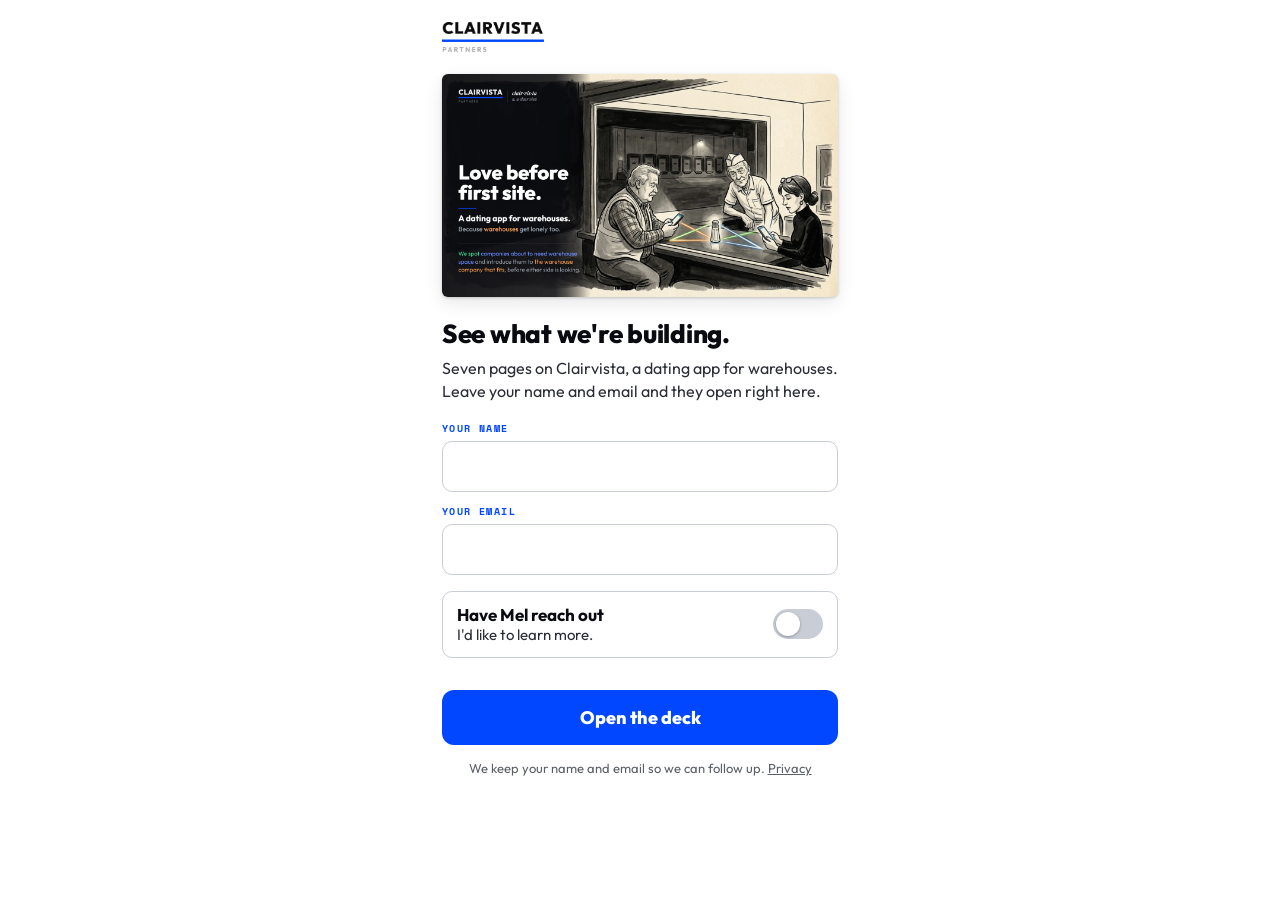
<file: meet/index.html>
<!doctype html>
<html lang="en">
<head>
<meta charset="utf-8">
<meta name="viewport" content="width=device-width, initial-scale=1, viewport-fit=cover">
<meta name="robots" content="noindex, nofollow">
<meta name="color-scheme" content="light only">
<title>Clairvista: a dating app for warehouses</title>
<meta name="description" content="Clairvista spots companies about to need warehouse space and introduces them to the warehouse company that fits, before either side is looking.">
<link rel="icon" href="/favicon.ico" sizes="any">
<link rel="apple-touch-icon" href="/apple-touch-icon.png">
<link rel="preconnect" href="https://fonts.googleapis.com"><link rel="preconnect" href="https://fonts.gstatic.com" crossorigin>
<link href="https://fonts.googleapis.com/css2?family=Outfit:wght@400;500;600;700;800&family=Space+Mono:wght@400;700&display=swap" rel="stylesheet">
<style>
  /* /meet, 18 November 2026: the general-interest deck. First a name and email (Mel: "Ideally we have people provide
     their name and email address to get it, which is what we record and keep"), saved to the site's submissions table;
     then the seven pages the way a phone shows a PDF (Mel: "it should look as if they were opening a pdf on their phone").
     The pages are images rendered from cvp-pitch-deck/deck/concept-v10-2026-11-12/html/meet.html by build_meet_pages.py. */
  :root { --ink: #0A0B10; --blue: #0047FF; --muted: #5B5F66; --line: #E3E5EA; color-scheme: light; }
  * { box-sizing: border-box; }
  html { -webkit-text-size-adjust: 100%; text-size-adjust: 100%; }
  html, body { margin: 0; background: #fff; color: var(--ink); font: 17px/1.45 Outfit, -apple-system, "Segoe UI", Helvetica, Arial, sans-serif; -webkit-font-smoothing: antialiased; }
  body.reading { background: #DADDE3; }
  [hidden] { display: none !important; }
  a:focus-visible, button:focus-visible, input:focus-visible { outline: 3px solid var(--blue); outline-offset: 2px; }

  /* the ask */
  .ask { max-width: 440px; margin: 0 auto; padding: max(22px, env(safe-area-inset-top)) 22px max(28px, env(safe-area-inset-bottom)); }
  .logo { height: 30px; display: block; }
  .cover { display: block; width: 100%; height: auto; aspect-ratio: 1333 / 750; margin-top: 22px; border-radius: 6px; box-shadow: 0 1px 3px rgba(10,11,16,.18), 0 6px 18px rgba(10,11,16,.1); background: #0A0B10; }
  h1 { margin: 22px 0 0; font: 800 26px/1.15 Outfit; letter-spacing: -.01em; }
  .sub { margin: 8px 0 0; color: #2A2D35; font-size: 16px; }
  form { margin-top: 18px; }
  label { display: block; margin-top: 12px; font: 700 10px "Space Mono", monospace; letter-spacing: .14em; text-transform: uppercase; color: var(--blue); }
  input { display: block; width: 100%; margin-top: 5px; padding: 14px; border: 1px solid #C9CDD6; border-radius: 10px; font: 500 17px Outfit, -apple-system, sans-serif; color: var(--ink); background: #fff; -webkit-appearance: none; appearance: none; }
  input:focus { border-color: var(--blue); outline: none; box-shadow: 0 0 0 3px rgba(0,71,255,.15); }
  /* the reach-out switch (Mel, 18 November: "a toggle that indicates they would like me to reach out to learn more").
     Off until they turn it on, so an on is a real ask; it marks the row "Reach out" on the dashboard. */
  .tog { display: flex; align-items: center; justify-content: space-between; gap: 14px; margin-top: 16px; padding: 12px 14px; border: 1px solid #C9CDD6; border-radius: 10px; font: 400 15px/1.3 Outfit, -apple-system, sans-serif; letter-spacing: 0; text-transform: none; color: #2A2D35; cursor: pointer; position: relative; -webkit-tap-highlight-color: transparent; }
  .tog b { display: block; font: 700 17px/1.25 Outfit; color: var(--ink); }
  .tog input { position: absolute; opacity: 0; width: 1px; height: 1px; margin: 0; padding: 0; }
  .tog .sw { flex: none; position: relative; width: 50px; height: 30px; border-radius: 99px; background: #C9CDD6; transition: background .2s; }
  .tog .sw::after { content: ""; position: absolute; left: 3px; top: 3px; width: 24px; height: 24px; border-radius: 50%; background: #fff; box-shadow: 0 1px 3px rgba(10,11,16,.3); transition: transform .2s; }
  .tog input:checked + .sw { background: var(--blue); }
  .tog input:checked + .sw::after { transform: translateX(20px); }
  .tog input:focus-visible + .sw { outline: 3px solid var(--blue); outline-offset: 2px; }
  .tog.on { border-color: var(--blue); background: #F4F6FF; }
  .err { min-height: 20px; margin: 8px 0 0; font-size: 14px; color: #C2261B; }
  .go { display: block; width: 100%; margin-top: 4px; padding: 17px 18px; border: 0; border-radius: 12px; background: var(--blue); color: #fff; font: 800 18px/1.2 Outfit; cursor: pointer; }
  .go:disabled { opacity: .7; }
  .fine { margin: 14px 0 0; text-align: center; font-size: 13px; color: var(--muted); }
  .fine a { color: var(--muted); }

  /* the pages, the way a phone shows a PDF: whole pages, full width, pinch to zoom */
  .pdf { max-width: 1100px; margin: 0 auto; padding: max(8px, env(safe-area-inset-top)) 6px 4px; }
  .pdf img { display: block; width: 100%; height: auto; aspect-ratio: 1333 / 750; margin: 0 0 8px; background: #fff; box-shadow: 0 1px 2px rgba(10,11,16,.2), 0 4px 12px rgba(10,11,16,.08); }
  .count { position: fixed; left: 50%; bottom: max(16px, env(safe-area-inset-bottom)); transform: translateX(-50%); padding: 6px 13px; border-radius: 99px; background: rgba(10,11,16,.74); color: #fff; font: 600 13px Outfit; opacity: 0; transition: opacity .35s; pointer-events: none; }
  .count.on { opacity: 1; }

  /* after the last page */
  .after { max-width: 440px; margin: 0 auto; padding: 18px 16px max(34px, env(safe-area-inset-bottom)); }
  .after h2 { margin: 0; font: 800 22px Outfit; }
  /* keep the deck (Mel, 18 November: "give the user the option to save the deck or have it emailed at the end") */
  .keep { display: grid; grid-template-columns: 1fr 1fr; gap: 10px; margin-top: 12px; }
  .kp { display: block; padding: 14px 10px; border-radius: 12px; background: #fff; border: 1px solid #C3C7CF; color: var(--ink); text-align: center; text-decoration: none; font: 800 17px/1.2 Outfit; -webkit-tap-highlight-color: transparent; }
  .kp small { display: block; margin-top: 4px; font: 500 12.5px/1.3 Outfit; color: var(--muted); }
  .kp:active { background: #F4F6FF; }
  .after h2.talk { margin-top: 30px; }
  .save { display: block; margin-top: 14px; padding: 16px 18px; border-radius: 12px; background: var(--blue); color: #fff; text-align: center; text-decoration: none; font: 800 18px/1.2 Outfit; }
  .reach { margin-top: 14px; border-top: 1px solid #C3C7CF; }
  .reach a { display: block; padding: 13px 2px; border-bottom: 1px solid #C3C7CF; color: var(--ink); text-decoration: none; font: 700 18px/1.25 Outfit; overflow-wrap: anywhere; }
  .reach .k { display: block; margin-bottom: 2px; font: 700 10px "Space Mono", monospace; letter-spacing: .14em; text-transform: uppercase; color: var(--blue); }
  .after footer { margin-top: 20px; text-align: center; font: 400 11px "Space Mono", monospace; color: var(--muted); }
  .after footer a { color: inherit; }
</style>
</head>
<body>
<main class="ask" id="ask">
  <a href="/"><img class="logo" src="/assets/logo.png" alt="Clairvista Partners"></a>
  <img class="cover" src="pages/p1.webp" width="2666" height="1500" alt="The cover: Love before first site. A dating app for warehouses.">
  <h1>See what we&#x27;re building.</h1>
  <p class="sub">Seven pages on Clairvista, a dating app for warehouses. Leave your name and email and they open right here.</p>
  <form id="f" novalidate>
    <label for="nm">Your name</label>
    <input id="nm" autocomplete="name" autocapitalize="words" maxlength="120" required>
    <label for="em">Your email</label>
    <input id="em" type="email" inputmode="email" autocomplete="email" autocapitalize="off" spellcheck="false" maxlength="200" required>
    <label class="tog" id="tog" for="rq"><span><b>Have Mel reach out</b>I&#x27;d like to learn more.</span><input id="rq" type="checkbox" role="switch"><span class="sw" aria-hidden="true"></span></label>
    <p class="err" id="err" role="alert"></p>
    <button class="go" type="submit">Open the deck</button>
  </form>
  <p class="fine">We keep your name and email so we can follow up. <a href="/privacy.html">Privacy</a></p>
</main>

<div class="pdf" id="pdf" hidden>
  <img data-src="pages/p1.webp" width="2666" height="1500" alt="1. Love before first site. A dating app for warehouses. Because warehouses get lonely too.">
  <img data-src="pages/p2.webp" width="2666" height="1500" alt="2. A hit at Halloween. A crisis before Christmas.">
  <img data-src="pages/p3.webp" width="2666" height="1500" alt="3. Right space. Right customer. Wrong timing.">
  <img data-src="pages/p4.webp" width="2666" height="1500" loading="lazy" alt="4. She&#x27;d search. He&#x27;d chase. We match them first.">
  <img data-src="pages/p5.webp" width="2666" height="1500" loading="lazy" alt="5. Others sell his space. We deliver his next customer.">
  <img data-src="pages/p6.webp" width="2666" height="1500" loading="lazy" alt="6. Meet us at Manifest.">
  <img data-src="pages/p7.webp" width="2666" height="1500" loading="lazy" alt="7. Fifteen years on both sides. Now he makes the match.">
</div>
<section class="after" id="after" hidden>
  <h2>Keep the deck.</h2>
  <div class="keep">
    <a class="kp" id="k-save" href="clairvista-deck.pdf" download="Clairvista deck.pdf">Save the deck<small>A PDF of these seven pages</small></a>
    <a class="kp" id="k-mail" href="#">Email it to me<small>Opens your email, addressed to you</small></a>
  </div>
  <h2 class="talk" id="after-h">Talk to Mel.</h2>
  <a class="save" href="/mel/mel-fish.vcf">Save Mel&#x27;s contact</a>
  <div class="reach">
    <a href="tel:+16173190906"><span class="k">Call</span>617-319-0906</a>
    <a href="mailto:mfish@clairvistapartners.com"><span class="k">Email</span>mfish@clairvistapartners.com</a>
  </div>
  <footer><a href="/">clairvistapartners.com</a></footer>
</section>
<div class="count" id="count" aria-hidden="true">1 / 7</div>

<script>
(function () {
  // the site's database; this public key can only add rows, never read them (cvp-site/admin/schema.sql)
  var DB = "https://oilvzabkaoiliabefwrh.supabase.co", KEY = "sb_publishable_tFw1kzlY87RsUElfZPNZlA_UoRKk3nr";
  var preview = /^(localhost|127\.0\.0\.1|\[::1\])$/.test(location.hostname) || location.protocol === "file:";
  var $ = function (id) { return document.getElementById(id); };
  var ask = $("ask"), pdf = $("pdf"), after = $("after"), count = $("count"), f = $("f"), nm = $("nm"), em = $("em"), err = $("err");
  function get(k) { try { return localStorage.getItem(k); } catch (e) { return null; } }
  function put(k, v) { try { localStorage.setItem(k, v); } catch (e) {} }
  function del(k) { try { localStorage.removeItem(k); } catch (e) {} }
  // Every sign-up and every choice is saved (Mel, 18 November: "Please ensure data is saved regardless"), including from
  // devices the dashboard marked as the team's own; those rows say so in the body so they can be told apart.
  var team = get("cvp-team") === "1", TEAMLINE = "\n(Sent from a device marked as the team's own.)";

  // where they came from: the /mel page, another tag, or a code straight to here
  var from = (new URLSearchParams(location.search).get("from") || "").slice(0, 80), ref = "";
  try { if (document.referrer) { var r = new URL(document.referrer); ref = r.host === location.host ? r.pathname : r.host.replace(/^www\./, ""); } } catch (e) {}
  if (ref === location.pathname) ref = "";                  // a reload is not a source
  if (!from && /^\/mel/.test(ref)) from = "mel";

  function send(row) {
    if (preview) { console.log("[meet] would save", row); return Promise.resolve(true); }
    try {
      return fetch(DB + "/rest/v1/submissions", { method: "POST", keepalive: true,
        headers: { apikey: KEY, "Content-Type": "application/json", Prefer: "return=minimal" }, body: JSON.stringify(row) })
        // a row the database refuses outright (a 4xx other than timeout or rate limit) would never go in; it leaves the
        // queue so the rows behind it still go
        .then(function (r) { return r.ok || (r.status >= 400 && r.status < 500 && r.status !== 408 && r.status !== 429); }, function () { return false; });
    } catch (e) { return Promise.resolve(false); }
  }
  // A queue on the phone: each row stays there until the database has it. It is retried every 20 seconds while the page
  // is open, when the signal comes back, when the page is shown again, and the next time the page opens.
  function queue() { try { return JSON.parse(get("cvp-meet-queue") || "[]"); } catch (e) { return []; } }
  function setQueue(q) { if (q.length) put("cvp-meet-queue", JSON.stringify(q)); else del("cvp-meet-queue"); }
  var flushing = null;
  function flush() {
    if (flushing) return flushing;
    var q = queue(); if (!q.length) return Promise.resolve(true);
    flushing = send(q[0]).then(function (ok) {
      flushing = null; if (!ok) return false;
      var r = queue(); r.shift(); setQueue(r); return flush();
    });
    return flushing;
  }
  function save(row) { if (team) row.body += TEAMLINE; var q = queue(); q.push(row); setQueue(q); return flush(); }
  var old = get("cvp-meet-pending");                         // the earlier one-row queue
  if (old) { try { var q0 = queue(); q0.push(JSON.parse(old)); setQueue(q0); } catch (e) {} del("cvp-meet-pending"); }
  flush();
  setInterval(flush, 20000);
  window.addEventListener("online", flush);
  document.addEventListener("visibilitychange", function () { if (!document.hidden) flush(); });
  window.addEventListener("pagehide", flush);

  var opened = false;
  function open() {
    if (opened) return; opened = true;
    ask.hidden = true; pdf.hidden = false; after.hidden = false; document.body.classList.add("reading");
    Array.prototype.forEach.call(pdf.querySelectorAll("img[data-src]"), function (im) { im.src = im.getAttribute("data-src"); im.removeAttribute("data-src"); });
    window.scrollTo(0, 0);
    // the page number, shown while scrolling, the way a phone's PDF viewer does
    var imgs = pdf.querySelectorAll("img"), t = null;
    window.addEventListener("scroll", function () {
      var mid = window.innerHeight / 2, n = 1;
      for (var i = 0; i < imgs.length; i++) { if (imgs[i].getBoundingClientRect().top < mid) n = i + 1; }
      count.textContent = n + " / " + imgs.length; count.classList.add("on");
      clearTimeout(t); t = setTimeout(function () { count.classList.remove("on"); }, 1100);
    }, { passive: true });
  }
  // the reach-out switch: lit while on; after the pages, those who asked see that Mel will be in touch
  var rq = $("rq"), tog = $("tog");
  rq.addEventListener("change", function () { tog.classList.toggle("on", rq.checked); });
  function asked() { $("after-h").textContent = "Mel will be in touch."; }
  if (get("cvp-meet-reach") === "1") asked();
  if (get("cvp-meet-open") === "1") open();

  var FREE = /^(gmail|googlemail|yahoo|hotmail|outlook|live|icloud|me|mac|aol|proton|protonmail|msn|comcast|verizon|att)\./i;
  f.addEventListener("submit", function (e) {
    e.preventDefault(); err.textContent = "";
    var name = nm.value.trim().replace(/\s+/g, " "), email = em.value.trim();
    if (name.length < 2) { err.textContent = "Please add your name."; nm.focus(); return; }
    if (!/^[^\s@]+@[^\s@]+\.[^\s@]{2,}$/.test(email)) { err.textContent = "Please check your email address."; em.focus(); return; }
    var dm = email.split("@")[1].toLowerCase(), co = FREE.test(dm) ? "" : dm.replace(/\.(com|co|net|org|io|us|biz)(\.[a-z]{2})?$/, "");
    var reach = rq.checked;
    var row = { page: "meet", kind: reach ? "Reach out" : "Deck", subject: (reach ? "Reach out: " : "Deck: ") + name.slice(0, 120),
      body: "Name: " + name + "\nEmail: " + email + "\nOpened the deck at clairvistapartners.com/meet" + (from ? " (from " + from + ")" : "") +
        (reach ? "\nAsked Mel to reach out: they'd like to learn more." : ""),
      name: name.slice(0, 120), email: email.slice(0, 200), company: co.slice(0, 160) || null, from_tag: from || null, referrer: ref.slice(0, 120) || null };
    var b = f.querySelector("button"); b.disabled = true; b.textContent = "Opening…";
    put("cvp-meet-me", JSON.stringify({ name: row.name, email: row.email, company: row.company, from: row.from_tag }));
    var done = false;
    function go() { if (done) return; done = true; put("cvp-meet-open", "1"); if (reach) { put("cvp-meet-reach", "1"); asked(); } open(); }
    save(row).then(go);
    setTimeout(go, 3500);                                    // a slow signal never keeps them from the deck; the row stays queued
  });

  // Keep the deck: save the PDF, or email it to themselves. Each choice is saved as its own row, with their name and
  // email again, so the dashboard shows the choice and still has who they are if the first row was lost.
  function me() { try { return JSON.parse(get("cvp-meet-me") || "null") || {}; } catch (e) { return {}; } }
  function chose(kind, line) {
    var m = me();
    save({ page: "meet", kind: kind, subject: kind + (m.name ? ": " + m.name : ""),
      body: (m.name ? "Name: " + m.name + "\n" : "") + (m.email ? "Email: " + m.email + "\n" : "") + line,
      name: m.name || null, email: m.email || null, company: m.company || null, from_tag: m.from || null, referrer: null });
  }
  $("k-save").addEventListener("click", function () { chose("Saved the deck", "Saved the deck as a PDF."); });
  $("k-mail").addEventListener("click", function (e) {
    e.preventDefault();
    chose("Emailed the deck", "Emailed the deck to themselves.");
    var m = me(), link = location.origin + "/meet/clairvista-deck.pdf";
    location.href = "mailto:" + encodeURIComponent(m.email || "").replace(/%40/g, "@") + "?subject=" + encodeURIComponent("The Clairvista deck") +
      "&body=" + encodeURIComponent("The Clairvista deck, seven pages:\n" + link + "\n\nTalk to Mel Fish: mfish@clairvistapartners.com, 617-319-0906\nclairvistapartners.com/mel");
  });
})();
</script>
</body>
</html>
</file>
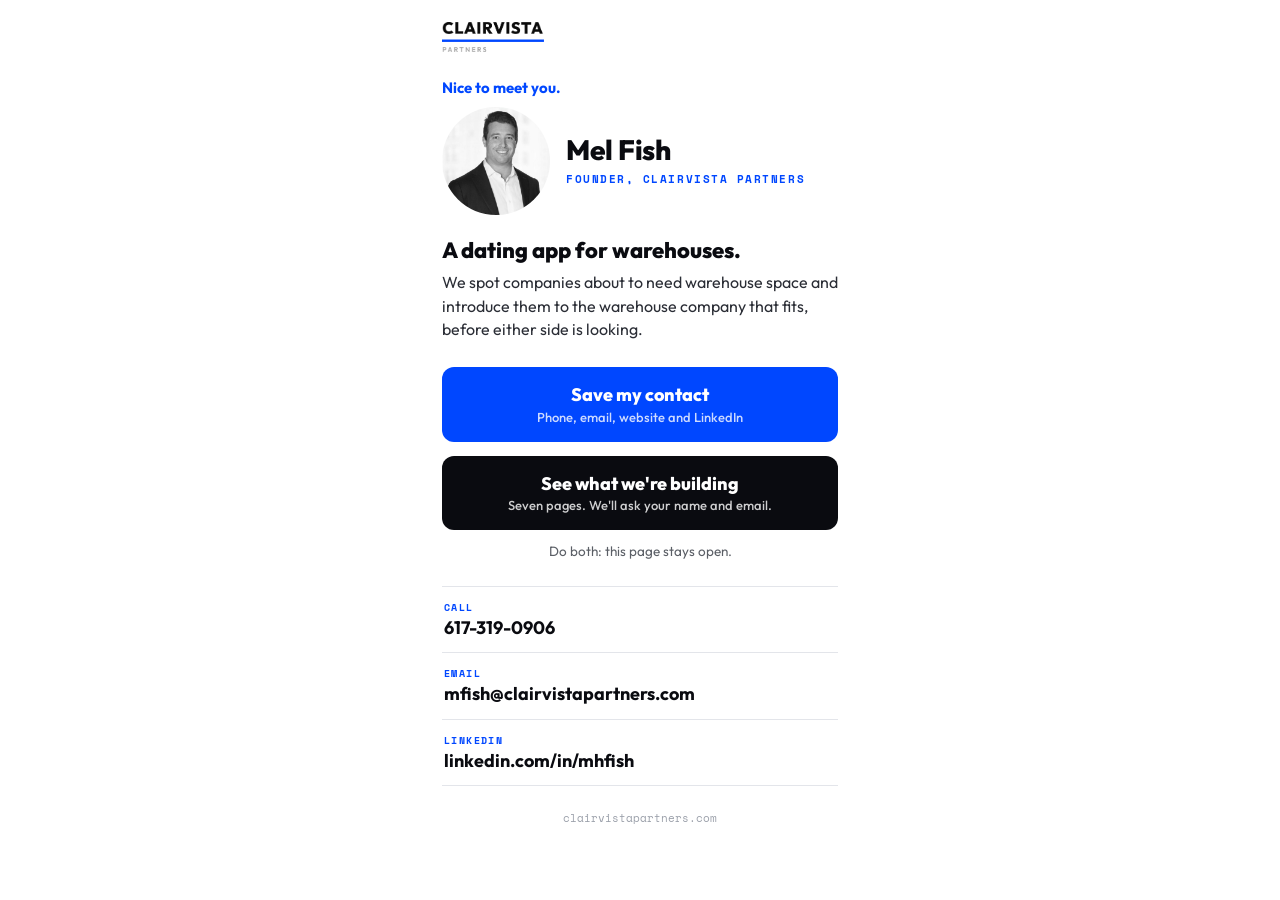
<file: mel/index.html>
<!doctype html>
<html lang="en">
<head>
<meta charset="utf-8">
<meta name="viewport" content="width=device-width, initial-scale=1, viewport-fit=cover">
<meta name="robots" content="noindex, nofollow">
<meta name="theme-color" content="#ffffff">
<meta name="color-scheme" content="light only">
<title>Mel Fish, Clairvista Partners</title>
<meta name="description" content="Mel Fish, founder of Clairvista Partners. Save my contact, or see what we're building.">
<link rel="icon" href="/favicon.ico" sizes="any">
<link rel="apple-touch-icon" href="/apple-touch-icon.png">
<meta property="og:type" content="profile">
<meta property="og:site_name" content="Clairvista Partners">
<meta property="og:title" content="Mel Fish, Clairvista Partners">
<meta property="og:description" content="A dating app for warehouses. Save my contact, or see what we're building.">
<meta property="og:url" content="https://clairvistapartners.com/mel/">
<meta property="og:image" content="https://clairvistapartners.com/mel/mel.jpg">
<meta property="og:image:alt" content="Mel Fish">
<link rel="preconnect" href="https://fonts.googleapis.com"><link rel="preconnect" href="https://fonts.gstatic.com" crossorigin>
<link href="https://fonts.googleapis.com/css2?family=Outfit:wght@400;500;600;700;800&family=Space+Mono:wght@400;700&display=swap" rel="stylesheet">
<style>
  /* /mel, 18 November 2026: the one QR on Mel's badge lands here. Unlisted, noindex. The deck behind it asks for a name and email (saved with the site's other forms).
     Save the contact (a card file, so the page stays open) or see the deck (a new tab, so this page stays too). */
  :root { --ink: #0A0B10; --blue: #0047FF; --muted: #5B5F66; --line: #E3E5EA; color-scheme: light; }
  * { box-sizing: border-box; }
  html { -webkit-text-size-adjust: 100%; text-size-adjust: 100%; }
  html, body { margin: 0; background: #fff; color: var(--ink); font: 17px/1.45 Outfit, -apple-system, "Segoe UI", Helvetica, Arial, sans-serif; -webkit-font-smoothing: antialiased; }
  main { max-width: 440px; margin: 0 auto; padding: max(22px, env(safe-area-inset-top)) 22px max(28px, env(safe-area-inset-bottom)); }
  .logo { height: 30px; display: block; }
  .hi { margin: 26px 0 0; font: 700 15px Outfit; color: var(--blue); }
  .me { display: flex; align-items: center; gap: 16px; margin-top: 10px; }
  .me img { width: 108px; height: 108px; border-radius: 50%; object-fit: cover; display: block; flex: none; }
  .me h1 { margin: 0; font: 800 28px/1.1 Outfit; letter-spacing: -.01em; }
  .me .t { display: block; margin-top: 6px; font: 700 11px "Space Mono", monospace; letter-spacing: .14em; text-transform: uppercase; color: var(--blue); }
  .line { margin: 22px 0 0; font: 800 22px/1.2 Outfit; }
  .sub { margin: 8px 0 0; color: #2A2D35; font-size: 16px; }
  .btn { display: block; width: 100%; margin-top: 14px; padding: 17px 18px; border-radius: 12px; text-align: center; text-decoration: none; font: 800 18px/1.2 Outfit; }
  .btn.save { background: var(--blue); color: #fff; margin-top: 26px; }
  .btn.see { background: var(--ink); color: #fff; }
  .btn small { display: block; margin-top: 3px; font: 500 13px Outfit; opacity: .8; }
  .both { margin: 12px 0 0; text-align: center; font-size: 13.5px; color: var(--muted); }
  /* his number and email, as text: one tap calls or opens a new email */
  .reach { margin-top: 24px; border-top: 1px solid var(--line); }
  .reach a { display: block; padding: 13px 2px; border-bottom: 1px solid var(--line); color: var(--ink); text-decoration: none; font: 700 18px/1.25 Outfit; overflow-wrap: anywhere; }
  .reach a:active { background: #F4F6FF; }
  .reach .k { display: block; margin-bottom: 2px; font: 700 10px "Space Mono", monospace; letter-spacing: .14em; text-transform: uppercase; color: var(--blue); }
  footer { margin-top: 24px; text-align: center; font: 400 11px "Space Mono", monospace; color: #9BA0AA; }
  a:focus-visible { outline: 3px solid var(--blue); outline-offset: 3px; }
</style>
</head>
<body>
<main>
  <a href="/"><img class="logo" src="/assets/logo.png" alt="Clairvista Partners"></a>

  <p class="hi" id="hi">Nice to meet you.</p>
  <div class="me">
    <img src="mel.jpg" alt="Mel Fish">
    <div><h1>Mel Fish</h1><span class="t">Founder, Clairvista Partners</span></div>
  </div>

  <p class="line">A dating app for warehouses.</p>
  <p class="sub">We spot companies about to need warehouse space and introduce them to the warehouse company that fits, before either side is looking.</p>

  <a class="btn save" href="mel-fish.vcf">Save my contact<small>Phone, email, website and LinkedIn</small></a>
  <a class="btn see" href="/meet/?from=mel" target="_blank" rel="noopener">See what we&#x27;re building<small>Seven pages. We&#x27;ll ask your name and email.</small></a>
  <p class="both">Do both: this page stays open.</p>

  <div class="reach">
    <a href="tel:+16173190906"><span class="k">Call</span>617-319-0906</a>
    <a href="mailto:mfish@clairvistapartners.com"><span class="k">Email</span>mfish@clairvistapartners.com</a>
    <a href="https://www.linkedin.com/in/mhfish" target="_blank" rel="noopener"><span class="k">LinkedIn</span>linkedin.com/in/mhfish</a>
  </div>
  <footer>clairvistapartners.com</footer>
</main>
<script>
  // The QR carries ?from=<event>; the greeting meets them where the handshake happened. Nothing is stored or sent.
  (function () {
    var places = { globe: "Great meeting you at the Globe Summit.", manifest: "Great meeting you at Manifest.", shoptalk: "Great meeting you at Shoptalk." };
    var m = /[?&]from=([a-z0-9-]+)/i.exec(location.search);
    if (m && places[m[1].toLowerCase()]) document.getElementById("hi").textContent = places[m[1].toLowerCase()];
  })();
</script>
</body>
</html>
</file>
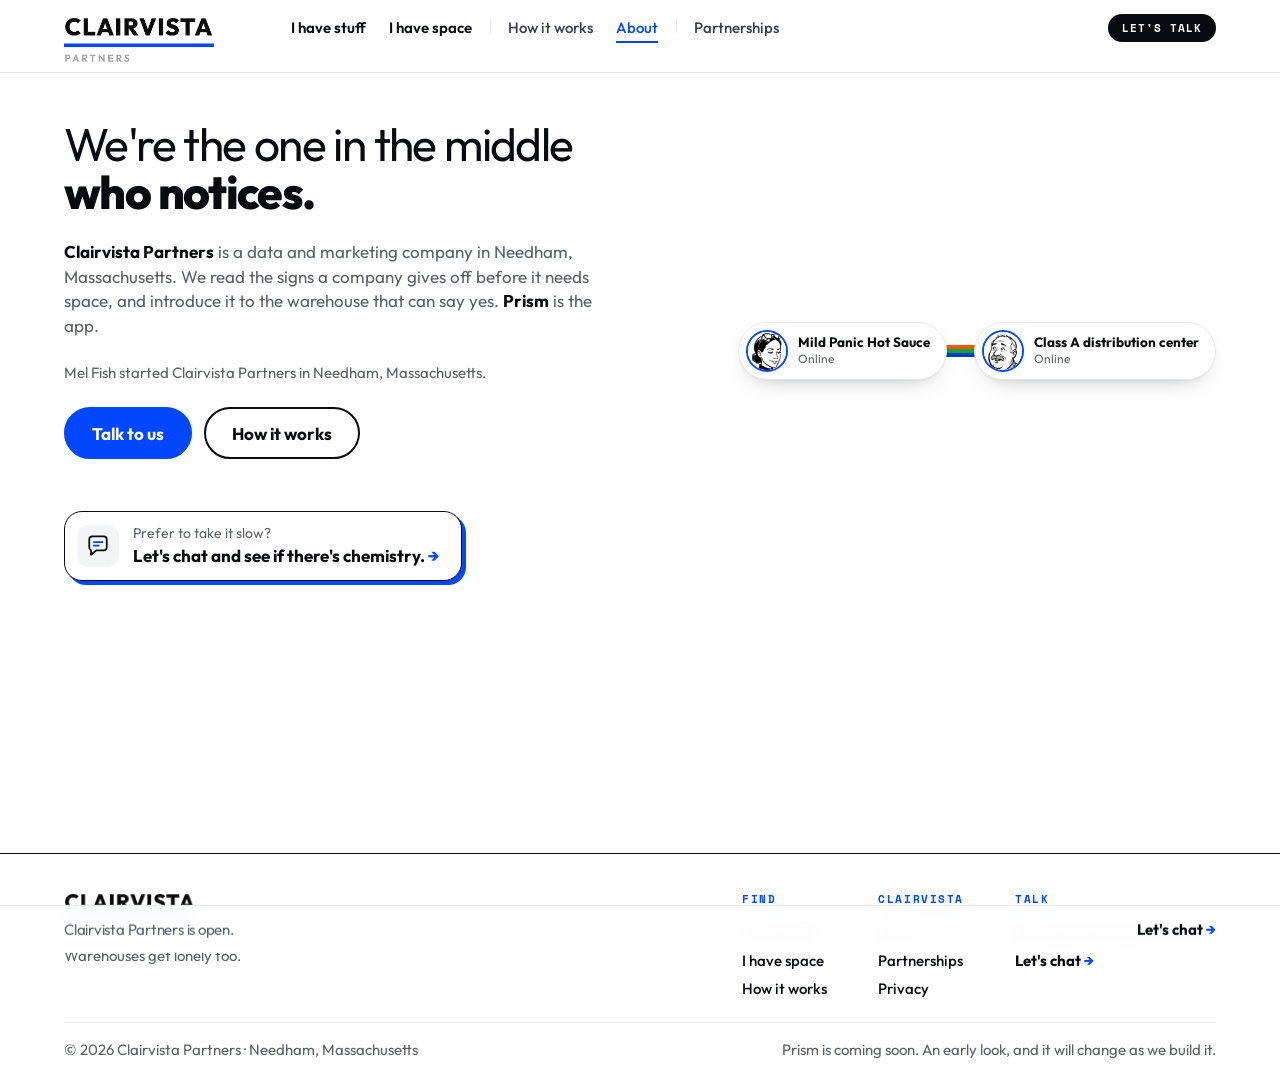
<file: about.html>
<!doctype html>
<html lang="en">
<head>
<meta charset="utf-8"><link rel="icon" href="/favicon.ico" sizes="any"><link rel="apple-touch-icon" href="/apple-touch-icon.png">
<meta name="viewport" content="width=device-width, initial-scale=1">
<title>Clairvista Partners: About</title>
<meta name="description" content="Clairvista Partners is a data and marketing company in Needham, Massachusetts. We&#x27;re the one in the middle who notices. Prism, our app, is coming soon.">
<link rel="canonical" href="https://clairvistapartners.com/about.html">
<meta property="og:type" content="website">
<meta property="og:site_name" content="Clairvista Partners">
<meta property="og:title" content="A dating app for warehouses">
<meta property="og:description" content="Clairvista Partners is a data and marketing company in Needham, Massachusetts. We&#x27;re the one in the middle who notices. Prism, our app, is coming soon.">
<meta property="og:url" content="https://clairvistapartners.com/about.html">
<meta property="og:image" content="https://clairvistapartners.com/assets/share-dating-app.jpg?v=2">
<meta property="og:image:width" content="1200">
<meta property="og:image:height" content="630">
<meta property="og:image:alt" content="Warehouses get lonely too. So we built a dating app for warehouses. Ink drawings of the head of operations and the warehouse manager on diner stools, side by side.">
<meta name="twitter:title" content="A dating app for warehouses">
<meta name="twitter:card" content="summary_large_image">
<meta name="theme-color" content="#FFFFFF">
<link rel="preconnect" href="https://fonts.googleapis.com"><link rel="preconnect" href="https://fonts.gstatic.com" crossorigin>
<link href="https://fonts.googleapis.com/css2?family=Outfit:wght@400;500;600;700;800;900&family=Space+Mono:wght@400;700&display=swap" rel="stylesheet">
<link rel="stylesheet" href="site.css">
<script src="capture.js"></script>
</head>
<body>
<header class="bar"><a class="brand" href="./"><img src="assets/logo.png" alt="Clairvista Partners" width="132" height="38"></a><nav class="nav" aria-label="Site"><a href="companies.html" data-goatcounter-click="nav-i-have-stuff">I have stuff</a><a href="warehouses.html" data-goatcounter-click="nav-i-have-space">I have space</a><a href="how-it-works.html" data-goatcounter-click="nav-how">How it works</a><a href="about.html" aria-current="page" data-goatcounter-click="nav-about">About</a><a href="partners.html" data-goatcounter-click="nav-partners">Partnerships</a></nav><button class="talk" type="button" data-leaflet data-goatcounter-click="open-easy-call-top" title="There are plenty of fish in the sea.">Let&#39;s talk</button></header>
<main class="page">
  <div class="pwords">
    <h1>We're the one in the middle<br><b>who notices.</b></h1>
    <p class="cap"><b>Clairvista Partners</b> is a data and marketing company in Needham, Massachusetts. We read the signs a company gives off before it needs space, and introduce it to the warehouse that can say yes. <b>Prism</b> is the app.</p>
    <p class="by">Mel Fish started Clairvista Partners in Needham, Massachusetts.</p>
    <div class="ways"><a class="way primary" href="mailto:prism@clairvistapartners.com" data-goatcounter-click="about-talk-to-us" data-subject="Talk to Clairvista, about page">Talk to us</a><a class="way" href="how-it-works.html">How it works</a></div>
    <p class="slow"><svg class="slow-i" viewBox="0 0 32 32" aria-hidden="true"><path d="M6 8.5A3.5 3.5 0 0 1 9.5 5h13A3.5 3.5 0 0 1 26 8.5v9a3.5 3.5 0 0 1-3.5 3.5H14l-6 5v-5.2A3.5 3.5 0 0 1 6 17.5z" fill="none" stroke="#0A0B10" stroke-width="2" stroke-linejoin="round"/><path d="M11 11.5h10M11 15.5h6" stroke="#0047FF" stroke-width="2" stroke-linecap="round"/></svg><span>Prefer to take it slow?</span> <button type="button" data-goatcounter-click="open-easy-call-about">Let's chat and see if there's chemistry.</button></p>
  </div>
  <aside class="guide pair" aria-hidden="true">
<div class="who on"><img src="assets/cast-her.webp" alt=""><span><b>Mild Panic Hot Sauce</b><i>Online</i></span></div><div class="light"></div><div class="who on"><img src="assets/cast-him.webp" alt=""><span><b>Class A distribution center</b><i>Online</i></span></div>
  </aside>
</main>

<footer class="foot">
  <div class="f-top">
    <div class="f-brand"><a class="brand" href="./"><img src="assets/logo.png" alt="Clairvista Partners" width="132" height="38"></a><p class="f-line">Warehouses get lonely too.</p></div>
    <nav class="f-cols" aria-label="Site, footer">
      <div><span class="f-k">Find</span><a href="companies.html">I have stuff</a><a href="warehouses.html">I have space</a><a href="how-it-works.html">How it works</a></div>
      <div><span class="f-k">Clairvista</span><a href="about.html">About</a><a href="partners.html">Partnerships</a><a href="privacy.html">Privacy</a></div>
      <div><span class="f-k">Talk</span><a data-goatcounter-click="email-footer" data-subject="Talk to Clairvista, footer" href="mailto:prism@clairvistapartners.com">prism@clairvistapartners.com</a><button type="button" class="f-chat" data-leaflet data-goatcounter-click="open-easy-call-footer">Let&#39;s chat <i>&rarr;</i></button></div>
    </nav>
  </div>
  <div class="f-base"><span>&copy; 2026 Clairvista Partners &middot; Needham, Massachusetts</span><span>Prism is coming soon. An early look, and it will change as we build it.</span></div>
</footer>
<script src="contact.js"></script>
<script src="foot.js"></script>
<script src="slow.js"></script>
</body>
</html>
</file>
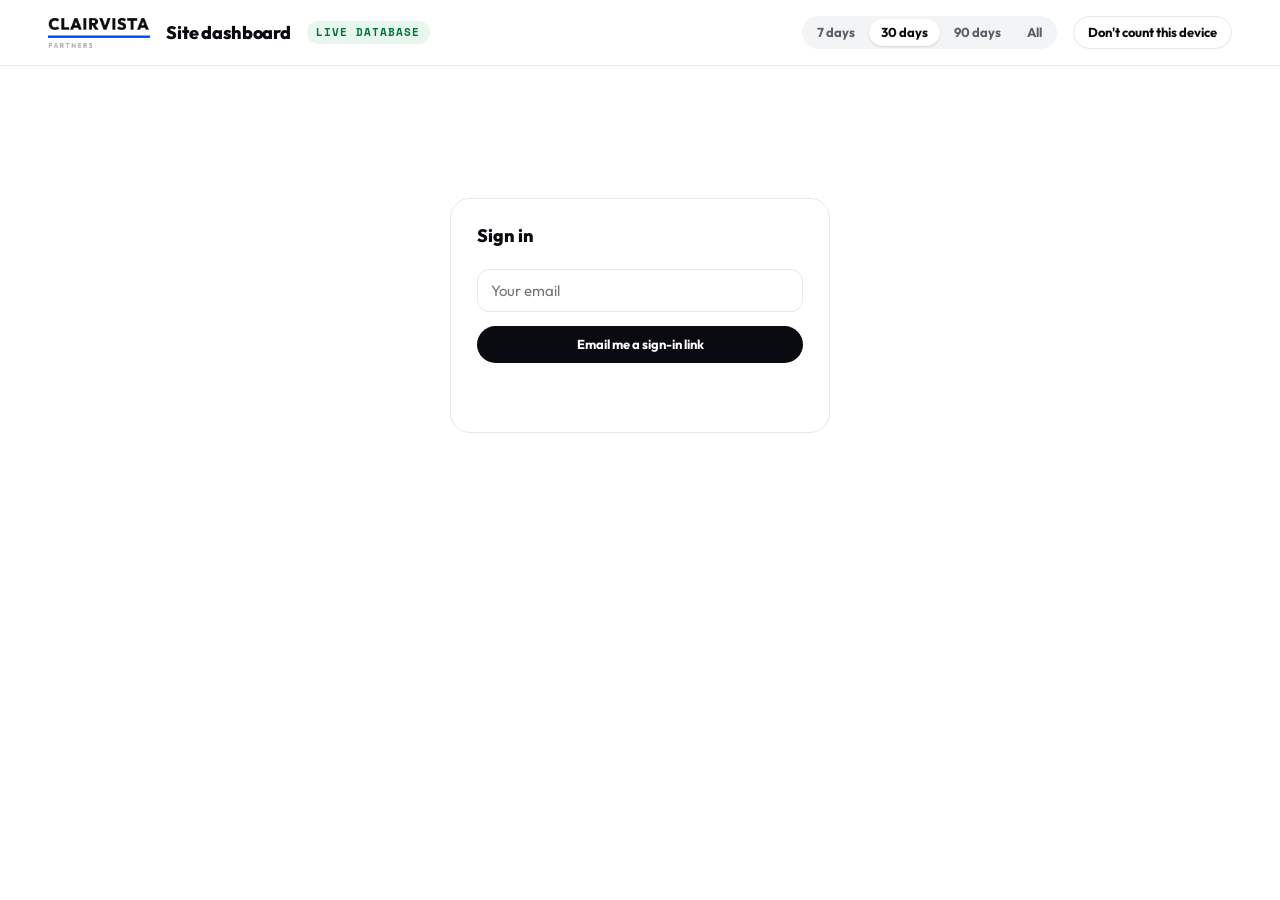
<file: admin.html>
<!doctype html>
<html lang="en">
<head>
<meta charset="utf-8">
<meta name="viewport" content="width=device-width, initial-scale=1">
<meta name="robots" content="noindex, nofollow">
<title>Clairvista: site dashboard</title>
<link rel="preconnect" href="https://fonts.googleapis.com"><link rel="preconnect" href="https://fonts.gstatic.com" crossorigin>
<link href="https://fonts.googleapis.com/css2?family=Outfit:wght@400;600;700;800&family=Space+Mono:wght@400;700&display=swap" rel="stylesheet">
<script src="capture.js"></script>
<style>
:root{--ink:#0A0B10;--blue:#0047FF;--muted:#5B5F66;--line:#E5E7EB;--sunk:#F3F4F6;--white:#fff;--o:#FC5700;--g:#00A849}
*{box-sizing:border-box}
html,body{margin:0;background:var(--white);color:var(--ink);font:400 15px/1.45 Outfit,system-ui,sans-serif;-webkit-font-smoothing:antialiased}
.top{display:flex;align-items:center;gap:16px;flex-wrap:wrap;padding:16px clamp(16px,4vw,48px);border-bottom:1px solid var(--line);position:sticky;top:0;background:#fff;z-index:5}
.top img{height:30px;width:auto;display:block}
.top h1{margin:0;font:800 18px/1 Outfit;letter-spacing:-.01em}
.mode{font:700 10.5px/1 "Space Mono",monospace;letter-spacing:.1em;text-transform:uppercase;padding:6px 9px;border-radius:999px;background:var(--sunk);color:var(--muted)}
.mode.live{background:#E8F7EE;color:#00753A}
.sp{flex:1}
.range{display:flex;gap:2px;padding:3px;border-radius:999px;background:var(--sunk)}
.range button,.btn{border:0;background:transparent;border-radius:999px;padding:7px 12px;font:700 13px/1 Outfit;color:var(--muted);cursor:pointer}
.range button[aria-pressed="true"]{background:#fff;color:var(--ink);box-shadow:0 1px 2px rgba(10,11,16,.14)}
.btn{background:var(--ink);color:#fff;padding:9px 14px}
.btn.ghost{background:#fff;color:var(--ink);border:1px solid var(--line)}
#team[aria-pressed="true"]{background:#E8F7EE;color:#00753A;border-color:#BFE6CD}
button:focus-visible,input:focus-visible,a:focus-visible{outline:2px solid var(--blue);outline-offset:2px}
main{padding:24px clamp(16px,4vw,48px) 64px;max-width:1360px;margin:0 auto}
.note{margin:0 0 20px;padding:12px 14px;border-left:4px solid var(--blue);background:var(--sunk);border-radius:0 10px 10px 0;font-size:14px}
.kpis{display:grid;grid-template-columns:repeat(4,minmax(0,1fr));gap:14px}
.kpi{border:1px solid var(--line);border-radius:16px;padding:16px 18px}
.kpi span{display:block;font:700 10.5px/1 "Space Mono",monospace;letter-spacing:.1em;text-transform:uppercase;color:var(--blue)}
.kpi b{display:block;margin-top:10px;font:800 32px/1 Outfit;letter-spacing:-.02em}
.kpi i{display:block;margin-top:6px;font-style:normal;font-size:13px;color:var(--muted);white-space:nowrap;overflow:hidden;text-overflow:ellipsis}
section{margin-top:28px}
h2{margin:0 0 12px;font:800 18px/1.2 Outfit;display:flex;align-items:center;gap:12px;flex-wrap:wrap}
h2 small{font:400 13px Outfit;color:var(--muted)}
.chart{border:1px solid var(--line);border-radius:16px;padding:14px 14px 8px}
.chart svg{display:block;width:100%;height:180px}
.legend{display:flex;gap:16px;font-size:12.5px;color:var(--muted);margin:2px 4px 6px}
.legend i{display:inline-block;width:10px;height:10px;border-radius:3px;margin-right:6px;vertical-align:-1px}
.grid3{display:grid;grid-template-columns:repeat(3,minmax(0,1fr));gap:14px}
.card{border:1px solid var(--line);border-radius:16px;padding:14px 16px;min-width:0}
.card h3{margin:0 0 8px;font:700 10.5px/1 "Space Mono",monospace;letter-spacing:.1em;text-transform:uppercase;color:var(--blue)}
.bars{list-style:none;margin:0;padding:0}
.bars li{display:grid;grid-template-columns:minmax(0,1fr) auto;gap:8px;align-items:center;padding:5px 0;font-size:13.5px}
.bars li .n{font-weight:700}
.bars li .b{grid-column:1/-1;height:4px;border-radius:2px;background:var(--sunk);overflow:hidden}
.bars li .b i{display:block;height:100%;background:var(--blue)}
.bars li .t{overflow:hidden;text-overflow:ellipsis;white-space:nowrap}
.empty{color:var(--muted);font-size:13.5px;padding:6px 0}
.tools{display:flex;gap:8px;flex-wrap:wrap;align-items:center}
.tools input{border:1px solid var(--line);border-radius:999px;padding:8px 14px;font:400 14px Outfit;min-width:220px}
.tablewrap{border:1px solid var(--line);border-radius:16px;overflow:auto}
table{width:100%;border-collapse:collapse;font-size:13.5px}
th{text-align:left;font:700 10.5px/1 "Space Mono",monospace;letter-spacing:.08em;text-transform:uppercase;color:var(--muted);padding:12px;border-bottom:1px solid var(--line);white-space:nowrap;background:#fff;position:sticky;top:0}
td{padding:10px 12px;border-bottom:1px solid var(--line);vertical-align:top}
tr.row{cursor:pointer}
tr.row:hover td{background:#FAFBFF}
tr.open td{background:#F4F7FF}
td.when{white-space:nowrap;color:var(--muted)}
td .k{display:inline-block;font:700 11px/1 Outfit;padding:4px 8px;border-radius:999px;background:var(--sunk)}
tr.body td{background:#F4F7FF;padding:4px 12px 14px}
tr.body pre{margin:0;white-space:pre-wrap;font:400 13px/1.5 "Space Mono",monospace}
.login{max-width:380px;margin:12vh auto 0;border:1px solid var(--line);border-radius:20px;padding:26px}
.login h2{display:block}
.login input{width:100%;margin-top:10px;border:1px solid var(--line);border-radius:12px;padding:11px 13px;font:400 15px Outfit}
.login .btn{margin-top:14px;width:100%;padding:12px}
.login p{font-size:13.5px;color:var(--muted);min-height:1.2em}
.muted{color:var(--muted)}
.grid2{display:grid;grid-template-columns:repeat(2,minmax(0,1fr));gap:14px}
.form{display:flex;gap:8px;flex-wrap:wrap;align-items:center}
.form input,.form select,.card textarea{border:1px solid var(--line);border-radius:10px;padding:9px 12px;font:400 14px Outfit;min-width:0;flex:1 1 180px;background:#fff;color:var(--ink)}
.card textarea{width:100%;resize:vertical;box-sizing:border-box}
#lk-url{flex:3 1 260px;font-family:"Space Mono",monospace;font-size:12.5px}
td a{color:var(--blue)}
@media (max-width:900px){.kpis{grid-template-columns:repeat(2,minmax(0,1fr))}.grid3,.grid2{grid-template-columns:minmax(0,1fr)}}
</style>
</head>
<body>
<header class="top">
  <img src="assets/logo.png" alt="Clairvista Partners">
  <h1>Site dashboard</h1>
  <span class="mode" id="mode">…</span>
  <span class="sp"></span>
  <div class="range" role="group" aria-label="Time range">
    <button type="button" data-d="7">7 days</button><button type="button" data-d="30" aria-pressed="true">30 days</button><button type="button" data-d="90">90 days</button><button type="button" data-d="3650">All</button>
  </div>
  <button class="btn ghost" type="button" id="team" aria-pressed="false">Don't count this device</button>
  <button class="btn ghost" type="button" id="out" hidden>Sign out</button>
</header>

<main id="app"></main>

<script>
const DB = window.CVP_DB || {url:'', key:''};
const LIVE = !!(DB.url && DB.key);
// counting before this moment was skewed by setup and site checks (Mel, 30 October: "wipe the site analytics tracker clean so we have a fresh slate"); messages are always kept
const CLEAN_START = '2026-10-30T23:12:00Z';
const $ = id => document.getElementById(id);
const esc = s => String(s == null ? '' : s).replace(/[&<>"']/g, c => ({'&':'&amp;','<':'&lt;','>':'&gt;','"':'&quot;',"'":'&#39;'}[c]));
let days = 30, SUBS = [], EVTS = [], PROS = [], openRow = null, query = '';
// your own devices: once marked here, this browser's visits to the site are not counted
const teamBtn = $('team'), isTeam = () => { try { return localStorage.getItem('cvp-team') === '1' } catch(e) { return false } };
const showTeam = () => { const on = isTeam(); teamBtn.setAttribute('aria-pressed', on); teamBtn.textContent = on ? 'This device is not counted' : "Don't count this device" };
teamBtn.onclick = () => { try { isTeam() ? localStorage.removeItem('cvp-team') : localStorage.setItem('cvp-team', '1') } catch(e) {} showTeam() }; showTeam();
$('mode').textContent = LIVE ? 'Live database' : 'This browser only';
$('mode').classList.toggle('live', LIVE);

// ----- sign in (live database only) -----
// Signed in stays signed in on this device for 30 days (Mel, 31 October: "all feels too complicated"). The hour-long
// access is renewed quietly with the refresh token; after 30 days, or on Sign out, the link is asked for again.
const KEEP = 30 * 864e5;
const tok = () => { try { const t = JSON.parse(localStorage.getItem('cvp-admin') || 'null'); return t && Date.now() - (t.since || 0) < KEEP ? t : null } catch(e) { return null } };
const saveTok = t => { try { localStorage.setItem('cvp-admin', JSON.stringify(t)) } catch(e) {} };
const dropTok = () => { try { localStorage.removeItem('cvp-admin'); sessionStorage.removeItem('cvp-admin') } catch(e) {} };
async function freshTok(){
  const t = tok(); if(!t) return null;
  if(t.exp - Date.now() > 120000) return t;
  if(!t.r) return null;
  try {
    const r = await fetch(DB.url + '/auth/v1/token?grant_type=refresh_token', {method:'POST', headers:{apikey:DB.key, 'Content-Type':'application/json'}, body:JSON.stringify({refresh_token:t.r})});
    if(!r.ok) return null; const j = await r.json();
    const n = {t:j.access_token, r:j.refresh_token || t.r, exp:Date.now() + (j.expires_in || 3600) * 1000, since:t.since}; saveTok(n); return n;
  } catch(e) { return t.exp > Date.now() ? t : null }
}
function loginView(msg){
  $('out').hidden = true;
  $('app').innerHTML = `<form class="login" id="lf"><h2>Sign in</h2>
    <input type="email" id="le" placeholder="Your email" autocomplete="username" required>
    <button class="btn" type="submit">Email me a sign-in link</button><p id="lm">${esc(msg || '')}</p></form>`;
  $('lf').onsubmit = async e => {
    e.preventDefault(); $('lm').textContent = 'Sending…';
    try {
      const r = await fetch(DB.url + '/auth/v1/otp?redirect_to=' + encodeURIComponent(location.origin + location.pathname), {method:'POST',
        headers:{apikey:DB.key,'Content-Type':'application/json'}, body: JSON.stringify({email:$('le').value.trim(), create_user:false})});
      if(!r.ok){ const j = await r.json().catch(() => ({})); throw new Error(j.msg || j.error_description || 'That did not work.') }
      $('lm').textContent = 'Check your inbox for the sign-in link. It works once, for an hour.';
    } catch(err) { $('lm').textContent = err.message }
  };
}
// arriving from the emailed link: the session is in the address, keep it for this tab and tidy the address
(() => { const h = new URLSearchParams(location.hash.slice(1));
  if(h.get('access_token')){ saveTok({t:h.get('access_token'), r:h.get('refresh_token'), exp:Date.now() + (+h.get('expires_in') || 3600) * 1000, since:Date.now()}); history.replaceState(null, '', location.pathname) }
  else if(h.get('error_description')) setTimeout(() => loginView(h.get('error_description').replace(/\+/g,' ')), 0) })();
$('out').onclick = () => { dropTok(); loginView('Signed out.') };

// ----- data -----
async function fetchAll(table, since){
  if(!LIVE){
    try { return JSON.parse(localStorage.getItem('cvp-local-' + table) || '[]').filter(r => r.created_at >= since).reverse() } catch(e) { return [] }
  }
  const t = tok(), out = [];
  for(let off = 0; off < 100000; off += 1000){
    const r = await fetch(`${DB.url}/rest/v1/${table}?select=*&created_at=gte.${encodeURIComponent(since)}&order=created_at.desc&limit=1000&offset=${off}`,
      {headers:{apikey:DB.key, Authorization:'Bearer ' + t.t}});
    if(r.status === 401){ dropTok(); throw new Error('signin') }
    const rows = await r.json(); out.push(...rows); if(rows.length < 1000) break;
  }
  return out;
}
async function fetchProspects(){
  if(!LIVE){ try { return JSON.parse(localStorage.getItem('cvp-local-prospects') || '[]') } catch(e) { return [] } }
  const r = await fetch(`${DB.url}/rest/v1/prospects?select=name,domain&order=name`, {headers:{apikey:DB.key, Authorization:'Bearer ' + tok().t}});
  return r.ok ? r.json() : [];
}
// time in view arrives as a running total each time a page is hidden; keep the largest per page view
function dedupeEngage(rows){
  const best = new Map(), rest = [];
  rows.forEach(e => { if(e.type !== 'engage' || !e.view_id){ rest.push(e); return }
    const c = best.get(e.view_id); if(!c) best.set(e.view_id, e); else { const keep = e.secs > c.secs ? e : c; keep.depth = Math.max(e.depth || 0, c.depth || 0); best.set(e.view_id, keep) } });
  return rest.concat([...best.values()]);
}
async function load(){
  if(LIVE){ const t = await freshTok(); if(!t){ dropTok(); return loginView() } $('out').hidden = false }
  $('app').innerHTML = '<p class="muted">Loading…</p>';
  const since = new Date(Date.now() - Math.max(days, 2) * 864e5).toISOString();
  try { [SUBS, EVTS, PROS] = await Promise.all([fetchAll('submissions', since), fetchAll('events', since), fetchProspects()]);
    EVTS = dedupeEngage(EVTS.filter(e => e.page !== 'setup-test' && e.created_at >= CLEAN_START)); SUBS = SUBS.filter(x => x.page !== 'setup-test') }
  catch(e){ return loginView(e.message === 'signin' ? 'Your sign-in expired. Sign in again.' : 'Could not reach the database.') }
  render();
}

// ----- helpers -----
const count = (rows, key) => { const m = new Map(); rows.forEach(r => { const k = typeof key === 'function' ? key(r) : r[key]; if(k) m.set(k, (m.get(k) || 0) + 1) }); return [...m].sort((a,b) => b[1] - a[1]) };
const PAGE = {index:'Home', companies:'I have stuff', warehouses:'I have space', 'how-it-works':'How it works', about:'About', partners:'Partnerships', '404':'Page not found'};
const day = iso => iso.slice(0, 10);
const when = iso => { const d = new Date(iso); return d.toLocaleDateString(undefined, {month:'short', day:'numeric'}) + ' ' + d.toLocaleTimeString(undefined, {hour:'numeric', minute:'2-digit'}) };
function bars(list, label, max = 8, unit = ''){
  if(!list.length) return '<p class="empty">Nothing yet.</p>';
  const top = list[0][1];
  return '<ul class="bars">' + list.slice(0, max).map(([k, n]) => `<li><span class="t" title="${esc(label ? label(k) : k)}">${esc(label ? label(k) : k)}</span><span class="n">${n}${unit ? ' <span class="muted" style="font-weight:400">' + unit + (n === 1 ? '' : 's') + '</span>' : ''}</span><span class="b"><i style="width:${Math.max(4, n / top * 100)}%"></i></span></li>`).join('') + '</ul>';
}
function chart(){
  const n = Math.min(days, 90), d0 = new Date(); d0.setHours(0,0,0,0);
  const keys = [...Array(n)].map((_, i) => { const d = new Date(d0 - (n - 1 - i) * 864e5); return d.toISOString().slice(0,10) });
  const v = new Map(keys.map(k => [k, 0])), m = new Map(keys.map(k => [k, 0]));
  EVTS.forEach(e => { if(e.type === 'view' && v.has(day(e.created_at))) v.set(day(e.created_at), v.get(day(e.created_at)) + 1) });
  SUBS.forEach(s => { if(m.has(day(s.created_at))) m.set(day(s.created_at), m.get(day(s.created_at)) + 1) });
  const W = 1000, H = 160, top = Math.max(4, ...v.values(), ...m.values()), bw = W / n;
  let g = '';
  keys.forEach((k, i) => {
    const h = v.get(k) / top * (H - 20), x = i * bw;
    g += `<rect x="${x + bw * .18}" y="${H - h}" width="${bw * .64}" height="${h}" rx="2" fill="#0047FF" opacity=".85"><title>${k}: ${v.get(k)} views, ${m.get(k)} messages</title></rect>`;
    if(m.get(k)){ const y = H - m.get(k) / top * (H - 20); g += `<circle cx="${x + bw / 2}" cy="${y}" r="5" fill="#FC5700" stroke="#fff" stroke-width="2"><title>${k}: ${m.get(k)} messages</title></circle>` }
  });
  const lab = [0, Math.floor(n / 2), n - 1].map(i => `<text x="${i * bw + bw / 2}" y="${H + 16}" text-anchor="middle" font-size="12" fill="#5B5F66" font-family="Outfit">${keys[i].slice(5)}</text>`).join('');
  return `<svg viewBox="0 0 ${W} ${H + 22}" preserveAspectRatio="none" role="img" aria-label="Page views and messages per day">${g}${lab}</svg>`;
}

function hourly(){
  const now = new Date(); now.setMinutes(0,0,0);
  const keys = [...Array(24)].map((_, i) => new Date(now - (23 - i) * 36e5));
  const k = d => d.toISOString().slice(0, 13);
  const v = new Map(keys.map(d => [k(d), 0])), m = new Map(keys.map(d => [k(d), 0]));
  EVTS.forEach(e => { const h = e.created_at.slice(0, 13); if(e.type === 'view' && v.has(h)) v.set(h, v.get(h) + 1) });
  SUBS.forEach(s => { const h = s.created_at.slice(0, 13); if(m.has(h)) m.set(h, m.get(h) + 1) });
  const W = 1000, H = 140, top = Math.max(4, ...v.values(), ...m.values()), bw = W / 24;
  const lbl = d => d.toLocaleTimeString(undefined, {hour:'numeric'});
  let g = '';
  keys.forEach((d, i) => {
    const n = v.get(k(d)), h = n / top * (H - 22), x = i * bw;
    g += `<rect x="${x + bw * .14}" y="${H - h}" width="${bw * .72}" height="${h}" rx="2" fill="#0047FF" opacity="${i === 23 ? 1 : .8}"><title>${lbl(d)}: ${n} views, ${m.get(k(d))} messages</title></rect>`;
    if(n) g += `<text x="${x + bw / 2}" y="${H - h - 4}" text-anchor="middle" font-size="11" fill="#0A0B10" font-family="Outfit">${n}</text>`;
    if(m.get(k(d))){ const y = H - m.get(k(d)) / top * (H - 22); g += `<circle cx="${x + bw / 2}" cy="${y}" r="5" fill="#FC5700" stroke="#fff" stroke-width="2"/>` }
  });
  const lab = [0, 6, 12, 18, 23].map(i => `<text x="${i * bw + bw / 2}" y="${H + 16}" text-anchor="middle" font-size="12" fill="#5B5F66" font-family="Outfit">${i === 23 ? 'This hour' : lbl(keys[i])}</text>`).join('');
  return `<svg viewBox="0 0 ${W} ${H + 22}" preserveAspectRatio="none" role="img" aria-label="Page views per hour, last 24 hours">${g}${lab}</svg>`;
}

function funnel(side){
  const ev = EVTS.filter(e => e.type === 'step'), c = n => ev.filter(e => e.name === n).length;
  const qs = side === 'company' ? ['Type of space','Where','How soon','How much','Looking for','Who is asking'] : ['Type of space','Where','When free','How much is open','Looking for','Who is asking'];
  const rows = [['Started', c(`quiz-${side}-start`)]].concat(qs.slice(1).map((q, i) => [q, c(`quiz-${side}-step-${i + 2}`)]), [['Finished', c(`quiz-${side}-done`)], ['Sent', c(`profile-sent-${side}`)]]);
  const top = Math.max(1, rows[0][1]);
  if(!rows[0][1]) return '<p class="empty">Nobody has started one yet.</p>';
  return '<ul class="bars">' + rows.map(([k, n]) => `<li><span class="t">${esc(k)}</span><span class="n">${n} <span class="muted" style="font-weight:400">${Math.round(n / top * 100)}%</span></span><span class="b"><i style="width:${Math.max(2, n / top * 100)}%"></i></span></li>`).join('') + '</ul>';
}
function attention(){
  const eg = EVTS.filter(e => e.type === 'engage' && e.secs != null), by = new Map();
  eg.forEach(e => { const a = by.get(e.page) || {n:0, secs:0, depth:0}; a.n++; a.secs += e.secs; a.depth += e.depth || 0; by.set(e.page, a) });
  if(!by.size) return '<tr><td colspan="4" class="empty">Nothing yet.</td></tr>';
  const t = s => s >= 60 ? Math.floor(s / 60) + ' min ' + (s % 60) + ' s' : s + ' s';
  return [...by].sort((a, b) => b[1].n - a[1].n).map(([p, a]) => `<tr><td><b>${esc(PAGE[p] || p)}</b></td><td>${a.n}</td><td>${t(Math.round(a.secs / a.n))}</td><td>${Math.round(a.depth / a.n)}%</td></tr>`).join('');
}

function health(){
  const rows = new Map();
  EVTS.filter(e => e.type === 'error' || e.type === 'rage' || (e.type === 'view' && e.page === '404')).forEach(e => {
    const what = e.type === 'rage' ? 'Repeated clicks' : e.type === 'view' ? 'Page not found' : /^Broken file/.test(e.detail || '') ? 'Broken file' : 'Script error';
    const detail = e.type === 'view' ? (e.detail || '') : (e.detail || '').replace(/^(Broken file|Script error): /, '');
    const k = what + '|' + e.page + '|' + detail, r = rows.get(k) || {what, page:e.page, detail, n:0, last:''};
    r.n++; if(e.created_at > r.last) r.last = e.created_at; rows.set(k, r);
  });
  if(!rows.size) return '<tr><td colspan="5" class="empty">No problems recorded in this range.</td></tr>';
  return [...rows.values()].sort((a, b) => b.n - a.n).slice(0, 40).map(r => `<tr><td><span class="k">${esc(r.what)}</span></td><td>${esc(PAGE[r.page] || r.page)}</td><td style="max-width:460px;word-break:break-word">${esc(r.detail)}</td><td>${r.n}</td><td class="when">${when(r.last)}</td></tr>`).join('');
}
function median(a){ if(!a.length) return 0; a = a.slice().sort((x, y) => x - y); return a[Math.floor(a.length / 2)] }
function speed(){
  const by = new Map(); EVTS.filter(e => e.type === 'engage' && e.ms).forEach(e => { const a = by.get(e.page) || []; a.push(e.ms); by.set(e.page, a) });
  if(!by.size) return '<p class="empty">Nothing yet.</p>';
  const col = m => m > 4000 ? '#FC5700' : m > 2500 ? '#F59E0B' : '#00A849';
  return '<ul class="bars">' + [...by].map(([p, a]) => [p, median(a)]).sort((x, y) => y[1] - x[1]).map(([p, m]) => `<li><span class="t">${esc(PAGE[p] || p)}</span><span class="n">${(m / 1000).toFixed(1)} s</span><span class="b"><i style="width:${Math.min(100, m / 60)}%;background:${col(m)}"></i></span></li>`).join('') + '</ul><p class="muted" style="font-size:12.5px;margin:8px 0 0">Time until the main picture or words showed. Under 2.5 s is good.</p>';
}
function insights(views, visits, people, src){
  const out = [];
  if(!visits.length) return 'Nothing to read yet. Lines appear here once visits come in.';
  const stepN = n => EVTS.filter(e => e.type === 'step' && e.name === n).length;
  const labels = ['starting', 'the second question', 'the third question', 'the fourth question', 'the fifth question', 'the last question', 'finishing', 'sending'];
  ['company', 'warehouse'].forEach(side => {
    const names = [`quiz-${side}-start`, ...[2, 3, 4, 5, 6].map(i => `quiz-${side}-step-${i}`), `quiz-${side}-done`, `profile-sent-${side}`];
    const n = names.map(stepN); if(n[0] < 3) return;
    let worst = -1, drop = 0; for(let i = 1; i < n.length; i++){ const d = n[i - 1] - n[i]; if(d > drop){ drop = d; worst = i } }
    const who = side === 'company' ? 'I have stuff' : 'I have space';
    out.push(worst > 0 ? `<b>${who} profiles lose the most people before ${labels[worst]}</b>: ${drop} of ${n[worst - 1]} stop there. That is the step to make easier.` : `<b>${who} profiles keep everyone who starts.</b>`);
  });
  const a = stepN('quiz-company-start'), b = stepN('quiz-warehouse-start');
  if(a + b >= 3) out.push(`<b>${a >= b ? 'Companies with stuff' : 'Warehouse companies'} start more profiles</b>, ${Math.max(a, b)} to ${Math.min(a, b)}.`);
  const eg = EVTS.filter(e => e.type === 'engage'), by = new Map(); eg.forEach(e => { const x = by.get(e.page) || []; x.push(e.depth || 0); by.set(e.page, x) });
  const shallow = [...by].filter(([p, d]) => d.length >= 3).map(([p, d]) => [p, median(d)]).sort((x, y) => x[1] - y[1])[0];
  if(shallow && shallow[1] < 50) out.push(`<b>${esc(PAGE[shallow[0]] || shallow[0])} is mostly read only at the top</b>: half of visitors scroll less than ${shallow[1]}% down. Put the important part higher.`);
  const sp = new Map(); eg.filter(e => e.ms).forEach(e => { const x = sp.get(e.page) || []; x.push(e.ms); sp.set(e.page, x) });
  const slow = [...sp].map(([p, m]) => [p, median(m)]).filter(x => x[1] > 2500).sort((x, y) => y[1] - x[1])[0];
  if(slow) out.push(`<b>${esc(PAGE[slow[0]] || slow[0])} loads slowly</b>, ${(slow[1] / 1000).toFixed(1)} s. Smaller pictures would help.`);
  const probs = EVTS.filter(e => e.type === 'error' || e.type === 'rage').length;
  if(probs) out.push(`<b>${probs} problem${probs === 1 ? '' : 's'} recorded.</b> See Site health below.`);
  if(src[0] && visits.length >= 5) out.push(`<b>${esc(src[0][0])} brings the most visits</b>, ${src[0][1]} of ${visits.length}.`);
  if(visits.length >= 5){ const ph = visits.filter(v => v.device === 'Phone').length; out.push(`<b>${Math.round(ph / visits.length * 100)}% of visits are on a phone.</b>`); const en = visits.filter(v => v.engaged).length; if(en / visits.length < .4) out.push(`<b>Only ${Math.round(en / visits.length * 100)}% of visits are engaged.</b> Most people leave the first page within 10 seconds; the first screen is the thing to work on.`) }
  const listed = buildAccounts(visits).filter(a => a.prospect); if(listed.length) out.push(`<b>${listed.length} compan${listed.length === 1 ? 'y' : 'ies'} on your prospect list visited</b>: ${esc(listed.slice(0, 4).map(a => a.name).join(', '))}.`)
  return out.length ? out.map(l => `<p style="margin:4px 0">${l}</p>`).join('') : 'Not enough visits yet to say anything useful. Lines appear here as patterns show up.';
}

// ----- visits, accounts and the prospect list (31 October: the baseline fields, and clues combined per company) -----
const norm = s => String(s || '').toLowerCase().replace(/^https?:\/\//, '').replace(/^www\./, '').replace(/\/.*$/, '').replace(/\.(com|net|org|io|co|us|biz)$/, '')
  .replace(/[^a-z0-9]+/g, ' ').replace(/\b(inc|llc|l l c|ltd|corp|corporation|co|company|the|group|holdings|lp|llp|plc)\b/g, ' ').replace(/\s+/g, ' ').trim();
const title = s => String(s || '').replace(/[-_]+/g, ' ').replace(/\b\w/g, c => c.toUpperCase());
const tagCo = t => t ? title(String(t).split('.')[0]) : '';
const tagPerson = t => t && String(t).includes('.') ? title(String(t).split('.').slice(1).join(' ')) : '';
const realOrg = o => o && !String(o).startsWith('cloud:') ? o : '';
function prospectMatch(name, domains){
  const n = norm(name); if(!n && !(domains || []).length) return null;
  return PROS.find(p => { const pn = norm(p.name), pd = norm(p.domain);
    return (pn && n && (pn === n || (pn.length >= 4 && n.includes(pn)) || (n.length >= 4 && pn.includes(n)))) || (pd && (domains || []).some(d => norm(d) === pd)) }) || null;
}
const STEP_ORDER = n => { const m = /^quiz-\w+-(start|step-(\d)|done)$|^profile-sent-/.exec(n || ''); if(!m) return 0; if(/^profile-sent-/.test(n)) return 8; return m[1] === 'start' ? 1 : m[1] === 'done' ? 7 : +m[2] };
const STEP_LABEL = ['', 'Started a profile', 'Question 2', 'Question 3', 'Question 4', 'Question 5', 'Last question', 'Finished the profile', 'Sent the profile'];
const Q_LABEL = {kind:'Space', when:'When', size:'Size', seek:'Looking for'};
const answerLabel = q => { const [side, k] = String(q).split('-'); return (side === 'company' ? 'Has stuff' : side === 'warehouse' ? 'Has space' : side) + ', ' + (Q_LABEL[k] || k) };
function buildVisits(){
  const views = EVTS.filter(e => e.type === 'view').sort((a, b) => a.created_at < b.created_at ? -1 : 1), m = new Map();
  views.forEach(v => {
    const k = v.visit_id || (v.visit_start ? 'old-' + v.created_at : null); if(!k) return;
    let x = m.get(k);
    if(!x){ x = {id:k, start:v.created_at, end:v.created_at, pages:[], tag:v.from_tag, ref:v.referrer, refType:v.ref_type || (v.from_tag ? 'Your link' : v.referrer ? 'Other site' : 'Direct or email'),
      utmSource:v.utm_source, utmCampaign:v.utm_campaign, landing:v.landing || v.page, city:v.city, region:v.region, country:v.country, org:v.net_org,
      device:v.device || (v.wide == null ? null : v.wide ? 'Desktop' : 'Phone'), browser:v.browser, os:v.os, screen:v.screen, lang:v.lang, tz:v.tz,
      hour:v.local_hour, weekday:v.weekday, furthest:0, answers:new Map(), acts:0, secs:0, msgs:0}; m.set(k, x) }
    x.pages.push(v.page); x.end = v.created_at; if(!x.org && v.net_org) x.org = v.net_org;
  });
  EVTS.forEach(e => { const x = e.visit_id && m.get(e.visit_id); if(!x) return;
    if(e.type === 'step'){ x.furthest = Math.max(x.furthest, STEP_ORDER(e.name)); x.acts++ }
    if(e.type === 'answer' && e.answer){ x.answers.set(e.name, e.answer); x.acts++ }
    if(e.type === 'click') x.acts++;
    if(e.type === 'engage' && e.secs) x.secs += e.secs;
    if(e.created_at > x.end) x.end = e.created_at });
  SUBS.forEach(s => { const x = s.visit_id && m.get(s.visit_id); if(x){ x.msgs++; x.acts++ } });
  // GA4's definition: a visit is engaged with 2 or more pages, 10 or more seconds in view, or an action that matters
  m.forEach(x => { x.exit = x.pages[x.pages.length - 1]; x.engaged = x.pages.length >= 2 || x.secs >= 10 || x.furthest > 0 || x.msgs > 0 });
  return [...m.values()];
}
function buildAccounts(visits){
  const acc = new Map();
  const add = (name, how) => { const k = norm(name); if(!k) return null; let a = acc.get(k);
    if(!a){ a = {name, how:new Set(), visits:0, pages:0, furthest:0, answers:new Map(), msgs:0, first:'', last:'', people:new Set(), tags:new Set(), domains:new Set(), cities:new Set(), engaged:0}; acc.set(k, a) }
    a.how.add(how); if(how !== 'Your link' && name.length > a.name.length) a.name = name; return a };
  const seen = (a, t) => { if(!a.first || t < a.first) a.first = t; if(!a.last || t > a.last) a.last = t };
  visits.forEach(v => { const list = [];
    if(v.tag){ const a = add(tagCo(v.tag), 'Your link'); if(a){ a.tags.add(v.tag); const p = tagPerson(v.tag); if(p) a.people.add(p); list.push(a) } }
    if(realOrg(v.org)){ const a = add(v.org, 'Their network'); if(a && !list.includes(a)) list.push(a) }
    list.forEach(a => { a.visits++; a.pages += v.pages.length; a.furthest = Math.max(a.furthest, v.furthest); if(v.engaged) a.engaged++;
      v.answers.forEach((val, q) => a.answers.set(q, val)); if(v.city) a.cities.add(v.city + (v.region ? ', ' + v.region : '')); seen(a, v.start); seen(a, v.end) }) });
  SUBS.forEach(s => { const dom = (s.email || '').split('@')[1] || '';
    const name = s.company || (s.from_tag ? tagCo(s.from_tag) : '') || realOrg(s.net_org); if(!name) return;
    const a = add(name, s.company ? 'They told us' : s.from_tag ? 'Your link' : 'Their network'); if(!a) return;
    a.msgs++; if(dom) a.domains.add(dom); if(s.name) a.people.add(s.name); seen(a, s.created_at) });
  acc.forEach(a => a.prospect = prospectMatch(a.name, [...a.domains]));
  return [...acc.values()].sort((x, y) => (!!y.prospect - !!x.prospect) || (y.msgs - x.msgs) || (y.furthest - x.furthest) || (y.last > x.last ? 1 : -1));
}
function accountsTable(acc){
  if(!acc.length) return '<tr><td colspan="8" class="empty">No companies yet. They appear when someone opens a link you made below, visits from a company network, or sends a message.</td></tr>';
  const rec = window.CVP_CLARITY ? `https://clarity.microsoft.com/projects/view/${encodeURIComponent(window.CVP_CLARITY)}/impressions` : '';
  return acc.slice(0, 60).map(a => `<tr><td><b>${esc(a.name)}</b>${a.prospect ? ' <span class="k" style="background:#E8F7EE;color:#00753A">On your list</span>' : ''}
      ${a.people.size ? `<br><span class="muted">${esc([...a.people].join(', '))}</span>` : ''}${a.cities.size ? `<br><span class="muted">${esc([...a.cities].slice(0, 2).join('; '))} (approx.)</span>` : ''}</td>
    <td>${esc([...a.how].join(', '))}</td><td>${a.visits}${a.visits ? ` <span class="muted">${a.engaged} engaged</span>` : ''}</td><td>${a.pages}</td>
    <td>${esc(STEP_LABEL[a.furthest] || '')}</td><td>${esc([...a.answers].map(([q, v]) => answerLabel(q) + ': ' + v).join('; '))}</td><td>${a.msgs || ''}</td>
    <td class="when">${a.last ? when(a.last) : ''}${rec && a.tags.size ? `<br><a href="${rec}" target="_blank" rel="noopener" title="Filter recordings by the tag: ${esc([...a.tags].join(', '))}">Recordings</a>` : ''}</td></tr>`).join('');
}
const WEEKDAY = ['Sunday', 'Monday', 'Tuesday', 'Wednesday', 'Thursday', 'Friday', 'Saturday'];
const hourLabel = h => (h % 12 || 12) + (h < 12 ? ' AM' : ' PM');
const vsource = v => v.tag ? tagCo(v.tag) + (tagPerson(v.tag) ? ' (' + tagPerson(v.tag) + ')' : '') : v.utmSource || v.ref || v.refType || 'Direct or email';

// ----- the page -----
function render(){
  const views = EVTS.filter(e => e.type === 'view'), clicks = EVTS.filter(e => e.type === 'click' && !/^drag-/.test(e.name || '')), drags = EVTS.filter(e => e.type === 'click' && /^drag-/.test(e.name || ''));
  const visits = buildVisits(), people = views.filter(v => v.new_today === true);
  // each device once over the whole range: its first day here in the range is the one whose previous visit came before the range
  const rangeStart = new Date(Date.now() - days * 864e5).toISOString().slice(0, 10);
  const unique = people.filter(v => !v.prev_day || v.prev_day < rangeStart), backAgain = people.length - unique.length;
  const returners = unique.filter(v => v.repeat_visit || v.prev_day).length;
  const acc = buildAccounts(visits), onList = acc.filter(a => a.prospect).length;
  const engaged = visits.filter(v => v.engaged).length, pageCount = visits.reduce((n, v) => n + v.pages.length, 0);
  const src = count(visits, vsource);
  const note = LIVE ? '' : `<p class="note"><b>Preview.</b> This shows only what was done in this browser on the local preview.</p>`;
  const pageOpts = Object.entries({'': 'Home', 'companies.html':'I have stuff', 'warehouses.html':'I have space', 'how-it-works.html':'How it works', 'about.html':'About', 'partners.html':'Partnerships'}).map(([v, l]) => `<option value="${v}">${l}</option>`).join('');
  $('app').innerHTML = note + `
  <div class="kpis">
    <div class="kpi"><span>Visitors</span><b>${unique.length}</b><i>${returners} had been here before, ${backAgain} return day${backAgain === 1 ? '' : 's'} in range</i></div>
    <div class="kpi"><span>Visits</span><b>${visits.length}</b><i>${visits.length ? (pageCount / visits.length).toFixed(1) + ' pages each, ' + Math.round(engaged / visits.length * 100) + '% engaged' : 'none yet'}</i></div>
    <div class="kpi"><span>Messages sent</span><b>${SUBS.length}</b><i>${visits.length ? Math.round(SUBS.length / visits.length * 100) + '% of visits' : 'none yet'}</i></div>
    <div class="kpi"><span>Companies seen</span><b>${acc.length}</b><i>${onList} on your prospect list</i></div>
  </div>
  <section><h2>What the numbers say</h2><div class="note" style="margin:0">${insights(views, visits, people, src)}</div></section>
  <section><h2>Companies <small>Every clue combined: the link you sent, their company network, what they told us. Their answers are what they tapped, never typed.</small></h2>
    <div class="tablewrap"><table><thead><tr><th>Company</th><th>How we know</th><th>Visits</th><th>Pages</th><th>Furthest</th><th>What they picked</th><th>Messages</th><th>Last seen</th></tr></thead><tbody>${accountsTable(acc)}</tbody></table></div></section>
  <section><div class="grid2">
    <div class="card"><h3>Make a tracked link</h3><p class="muted" style="margin:0 0 10px;font-size:13.5px">One per person you send it to. Their visits then show under their company above.</p>
      <div class="form"><input id="lk-co" placeholder="Company, for example Acme Logistics" autocomplete="off"><input id="lk-p" placeholder="Person, optional, for example Jane" autocomplete="off">
      <select id="lk-page" aria-label="Page the link opens">${pageOpts}</select></div>
      <div class="form" style="margin-top:8px"><input id="lk-url" readonly placeholder="The link appears here" aria-label="Tracked link"><button class="btn" type="button" id="lk-copy">Copy</button></div></div>
    <div class="card"><h3>Your prospect list</h3><p class="muted" style="margin:0 0 10px;font-size:13.5px">${PROS.length} compan${PROS.length === 1 ? 'y' : 'ies'}. Visitors from these are marked On your list.</p>
      <textarea id="pl" rows="3" placeholder="One per line: company name, website (optional)&#10;Acme Logistics, acmelogistics.com"></textarea>
      <div class="form" style="margin-top:8px"><button class="btn" type="button" id="pl-add">Add to the list</button><span id="pl-msg" class="muted" style="font-size:13px"></span></div></div>
  </div></section>
  <section><h2>Last 24 hours, by the hour <small id="upd"></small></h2><div class="chart"><div class="legend"><span><i style="background:#0047FF"></i>Page views</span><span><i style="background:#FC5700;border-radius:50%"></i>Messages sent</span></div>${hourly()}</div></section>
  <section><h2>Every day</h2><div class="chart"><div class="legend"><span><i style="background:#0047FF"></i>Page views</span><span><i style="background:#FC5700;border-radius:50%"></i>Messages sent</span></div>${chart()}</div></section>
  <section>
    <h2>Messages <small>${SUBS.length} in this range. Click a row to read it.</small><span class="sp"></span>
      <span class="tools"><input id="q" type="search" placeholder="Search name, company, words" value="${esc(query)}"><button class="btn ghost" type="button" id="csv">Download spreadsheet</button></span></h2>
    <div class="tablewrap"><table><thead><tr><th>When</th><th>What</th><th>Company</th><th>Person</th><th>Page</th><th>Source</th></tr></thead><tbody id="tb"></tbody></table></div>
  </section>
  <section><h2>Where visits come from</h2><div class="grid3">
    <div class="card"><h3>Kind of source</h3>${bars(count(visits, 'refType'), null, 8, 'visit')}</div>
    <div class="card"><h3>Links, sites and tags</h3>${bars(src, null, 10, 'visit')}</div>
    <div class="card"><h3>Campaigns</h3>${bars(count(visits, v => v.utmCampaign ? (v.utmSource ? v.utmSource + ': ' : '') + v.utmCampaign : ''), null, 8, 'visit')}</div>
  </div></section>
  <section><h2>Pages</h2><div class="grid3">
    <div class="card"><h3>Where visits start</h3>${bars(count(visits, 'landing'), k => PAGE[k] || k, 8, 'visit')}</div>
    <div class="card"><h3>Where visits end</h3>${bars(count(visits, 'exit'), k => PAGE[k] || k, 8, 'visit')}</div>
    <div class="card"><h3>All page views</h3>${bars(count(views, 'page'), k => PAGE[k] || k, 8, 'view')}</div>
  </div></section>
  <section><h2>Making a profile <small>How far people get, and what they tap</small></h2><div class="grid3">
    <div class="card"><h3>I have stuff</h3>${funnel('company')}</div>
    <div class="card"><h3>I have space</h3>${funnel('warehouse')}</div>
    <div class="card"><h3>What they picked</h3>${bars(count(EVTS.filter(e => e.type === 'answer'), e => answerLabel(e.name) + ': ' + e.answer), null, 12, 'pick')}</div>
  </div></section>
  <section><h2>Playing with the characters <small>Drags of the two of them, a sign the page is being enjoyed</small></h2><div class="grid2">
    <div class="card"><h3>What they did</h3>${bars(count(drags, e => e.name.replace(/^drag-/, '').replace(/-/g, ' ')), null, 8, 'drag')}</div>
    <div class="card"><h3>Who plays</h3>${bars(count(drags, e => (e.page ? (PAGE[e.page] || e.page) + ', ' : '') + (e.device || '')), null, 8, 'drag')}<p class="muted" style="font-size:12.5px;margin:8px 0 0">${drags.length ? new Set(drags.map(e => e.visit_id).filter(Boolean)).size + ' of ' + visits.length + ' visits dragged one of them.' : 'Nobody has yet.'}</p></div>
  </div></section>
  <section><h2>Where they are <small>Approximate: a phone often shows its carrier's city.</small></h2><div class="grid3">
    <div class="card"><h3>Cities</h3>${bars(count(visits, v => v.city ? v.city + (v.region ? ', ' + v.region : '') : ''), null, 10, 'visit')}</div>
    <div class="card"><h3>States and regions</h3>${bars(count(visits, v => v.region ? v.region + (v.country && v.country !== 'US' ? ' (' + v.country + ')' : '') : ''), null, 10, 'visit')}</div>
    <div class="card"><h3>Countries</h3>${bars(count(visits, v => ({US:'United States', CA:'Canada', MX:'Mexico', GB:'United Kingdom'})[v.country] || v.country), null, 10, 'visit')}</div>
  </div></section>
  <section><h2>Devices</h2><div class="grid3">
    <div class="card"><h3>Device</h3>${bars(count(visits, 'device'), null, 8, 'visit')}</div>
    <div class="card"><h3>Browser</h3>${bars(count(visits, 'browser'), null, 8, 'visit')}</div>
    <div class="card"><h3>System</h3>${bars(count(visits, 'os'), null, 8, 'visit')}</div>
  </div><div class="grid3" style="margin-top:14px">
    <div class="card"><h3>Screen size</h3>${bars(count(visits, 'screen'), null, 8, 'visit')}</div>
    <div class="card"><h3>Language</h3>${bars(count(visits, 'lang'), null, 8, 'visit')}</div>
    <div class="card"><h3>Time zone</h3>${bars(count(visits, v => v.tz ? v.tz.replace(/_/g, ' ') : ''), null, 8, 'visit')}</div>
  </div></section>
  <section><h2>When <small>In each visitor's own time</small></h2><div class="grid2">
    <div class="card"><h3>Day of the week</h3>${bars(count(visits, v => v.weekday == null ? '' : WEEKDAY[v.weekday]), null, 7, 'visit')}</div>
    <div class="card"><h3>Hour of the day</h3>${bars(count(visits, v => v.hour == null ? '' : hourLabel(v.hour)), null, 12, 'visit')}</div>
  </div></section>
  <section><h2>Attention <small>Time with the page in view and how far it was scrolled, one measure per page view</small></h2>
    <div class="tablewrap"><table><thead><tr><th>Page</th><th>Views measured</th><th>Average time</th><th>Average scroll</th></tr></thead><tbody>${attention()}</tbody></table></div></section>
  <section><h2>Site health <small>Problems visitors ran into. An empty list is good news.</small></h2>
    <div class="tablewrap"><table><thead><tr><th>What</th><th>Where</th><th>Detail</th><th>Times</th><th>Last</th></tr></thead><tbody>${health()}</tbody></table></div>
    <div class="grid3" style="margin-top:14px"><div class="card"><h3>Load speed by page</h3>${speed()}</div>
      <div class="card"><h3>Buttons pressed</h3>${bars(count(clicks, 'name'), k => k.replace(/-/g, ' '), 8, 'press')}</div>
      <div class="card"><h3>Not counted</h3><p style="margin:0;font-size:13.5px">Reloads, bots and link previews, the local preview, and devices you mark with <b>Don't count this device</b>. Each device counts once in the range shown. A visit ends after 30 minutes without activity. An engaged visit has 2 or more pages, 10 or more seconds, or a profile step or message, as in Google Analytics.</p></div></div></section>
  <p class="muted" style="margin-top:28px;font-size:12.5px">Counting began 30 October, 7:12 PM Eastern. Limits shared by every cookieless tool: an iPhone that has not visited for 7 days counts as new; the same person on a phone and a laptop counts twice. Companies come only from links you tag, company networks (internet providers and cloud networks are dropped), and what visitors send. No fingerprinting, no cross-site tracking, no internet addresses stored. ${window.CVP_CLARITY ? `<a href="https://clarity.microsoft.com/projects/view/${encodeURIComponent(window.CVP_CLARITY)}/dashboard" target="_blank" rel="noopener">Recordings and heatmaps in Clarity</a>` : 'Recordings and heatmaps: Clarity is not connected yet.'}</p>`;
  $('upd').textContent = 'Updated ' + new Date().toLocaleTimeString(undefined, {hour:'numeric', minute:'2-digit'}) + ', refreshes every minute';
  table();
  $('q').oninput = e => { query = e.target.value; table() };
  $('csv').onclick = csv;
  // the link maker
  const slug = s => String(s || '').toLowerCase().normalize('NFKD').replace(/[^a-z0-9]+/g, '-').replace(/^-+|-+$/g, '').slice(0, 40);
  const mk = () => { const c = slug($('lk-co').value), p = slug($('lk-p').value); $('lk-url').value = c ? 'https://clairvistapartners.com/' + $('lk-page').value + '?from=' + c + (p ? '.' + p : '') : '' };
  ['lk-co', 'lk-p', 'lk-page'].forEach(id => $(id).oninput = mk);
  $('lk-copy').onclick = async () => { if(!$('lk-url').value) return; try { await navigator.clipboard.writeText($('lk-url').value); $('lk-copy').textContent = 'Copied' } catch(e) { $('lk-url').select(); document.execCommand('copy'); $('lk-copy').textContent = 'Copied' } setTimeout(() => $('lk-copy').textContent = 'Copy', 1500) };
  // the prospect list
  $('pl-add').onclick = async () => {
    const rowsIn = $('pl').value.split('\n').map(l => l.split(',').map(x => x.trim())).filter(r => r[0]).map(r => ({name:r[0].slice(0, 160), domain:(r[1] || '').slice(0, 160) || null}));
    if(!rowsIn.length){ $('pl-msg').textContent = 'Type one company per line.'; return }
    if(!LIVE){ try { localStorage.setItem('cvp-local-prospects', JSON.stringify(PROS.concat(rowsIn))) } catch(e) {} $('pl').value = ''; load(); return }
    const r = await fetch(`${DB.url}/rest/v1/prospects`, {method:'POST', headers:{apikey:DB.key, Authorization:'Bearer ' + tok().t, 'Content-Type':'application/json', Prefer:'return=minimal'}, body:JSON.stringify(rowsIn)});
    if(r.ok){ $('pl').value = ''; load() } else $('pl-msg').textContent = 'That did not save. Sign in again and retry.';
  };
}
function rows(){
  const q = query.trim().toLowerCase();
  return q ? SUBS.filter(s => [s.kind, s.company, s.name, s.email, s.body, s.from_tag, s.page].join(' ').toLowerCase().includes(q)) : SUBS;
}
function table(){
  const list = rows();
  $('tb').innerHTML = list.length ? list.slice(0, 500).map((s, i) => `<tr class="row${openRow === s.created_at ? ' open' : ''}" data-i="${i}" tabindex="0"><td class="when">${when(s.created_at)}</td><td><span class="k">${esc(s.kind || 'Message')}</span></td><td>${esc(s.company)}</td><td>${esc(s.name)}${s.name && s.email ? '<br>' : ''}<span class="muted">${esc(s.email)}</span></td><td>${esc(PAGE[s.page] || s.page)}</td><td>${esc(s.from_tag || s.referrer || '')}</td></tr>`
    + (openRow === s.created_at ? `<tr class="body"><td colspan="6"><pre>${esc(s.subject)}\n\n${esc(s.body)}</pre></td></tr>` : '')).join('')
    : '<tr><td colspan="6" class="empty">No messages in this range.</td></tr>';
  $('tb').querySelectorAll('tr.row').forEach(tr => { const go = () => { const s = list[+tr.dataset.i]; openRow = openRow === s.created_at ? null : s.created_at; table() };
    tr.onclick = go; tr.onkeydown = e => { if(e.key === 'Enter' || e.key === ' '){ e.preventDefault(); go() } } });
}
function csv(){
  const cols = ['created_at','kind','company','name','email','page','from_tag','referrer','subject','body'];
  const q = v => '"' + String(v == null ? '' : v).replace(/"/g, '""') + '"';
  const text = [cols.join(',')].concat(rows().map(r => cols.map(c => q(r[c])).join(','))).join('\r\n');
  const a = document.createElement('a'); a.href = URL.createObjectURL(new Blob(['﻿' + text], {type:'text/csv'}));
  a.download = 'clairvista-messages-' + new Date().toISOString().slice(0, 10) + '.csv'; a.click(); setTimeout(() => URL.revokeObjectURL(a.href), 2000);
}
document.querySelectorAll('.range button').forEach(b => b.onclick = () => {
  document.querySelectorAll('.range button').forEach(x => x.setAttribute('aria-pressed', x === b)); days = +b.dataset.d; load();
});
load();
setInterval(() => { if(!document.hidden && !openRow && !query && (!LIVE || tok())) load() }, 60000);
</script>
</body>
</html>
</file>
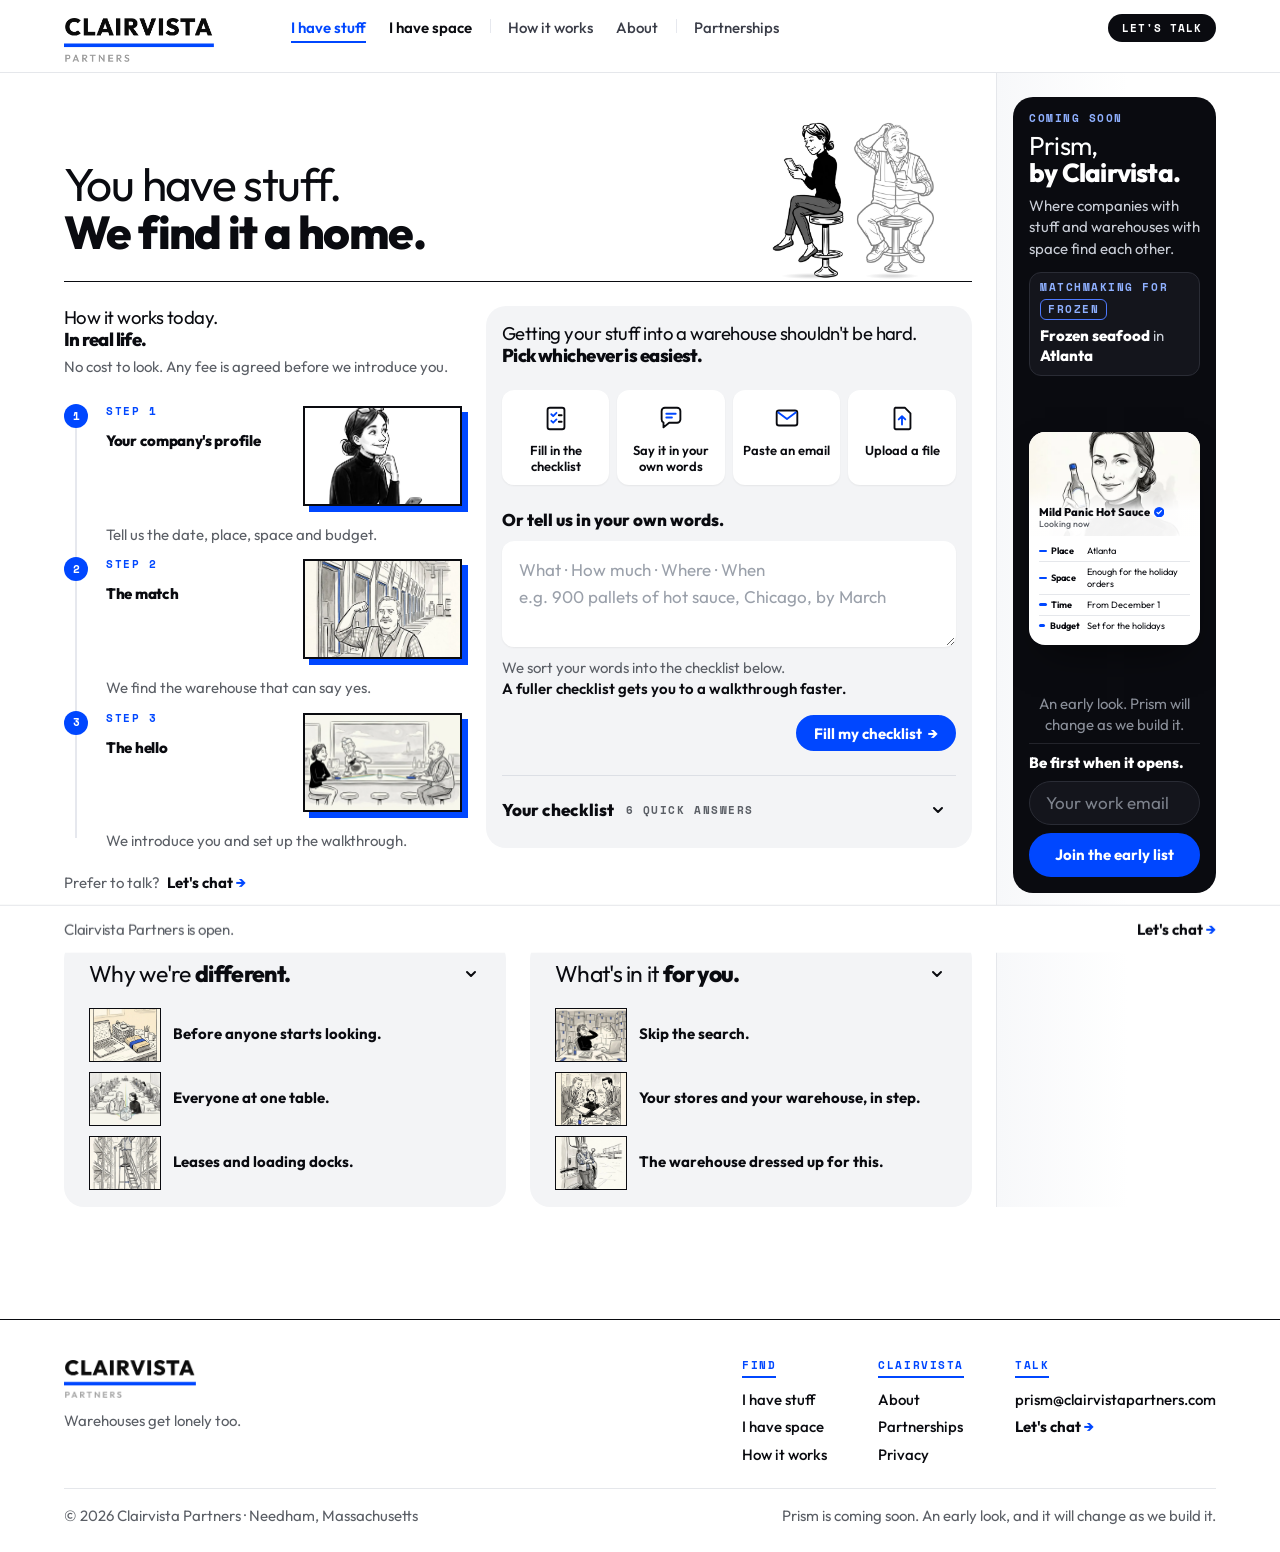
<file: companies.html>
<!doctype html>
<html lang="en">
<head>
<meta charset="utf-8"><link rel="icon" href="/favicon.ico" sizes="any"><link rel="apple-touch-icon" href="/apple-touch-icon.png">
<meta name="viewport" content="width=device-width, initial-scale=1">
<title>Clairvista Partners: I have stuff. We find it a home.</title>
<meta name="description" content="Tell us the date, place, space and budget. We find the warehouse that can say yes, introduce you and set up the walkthrough. Prism, our app, is coming soon.">
<link rel="canonical" href="https://clairvistapartners.com/companies.html">
<meta property="og:type" content="website">
<meta property="og:site_name" content="Clairvista Partners">
<meta property="og:title" content="A dating app for warehouses">
<meta property="og:description" content="Tell us the date, place, space and budget. We find the warehouse that can say yes, introduce you and set up the walkthrough. Prism, our app, is coming soon.">
<meta property="og:url" content="https://clairvistapartners.com/companies.html">
<meta property="og:image" content="https://clairvistapartners.com/assets/share-dating-app.jpg?v=2">
<meta property="og:image:width" content="1200">
<meta property="og:image:height" content="630">
<meta property="og:image:alt" content="Warehouses get lonely too. So we built a dating app for warehouses. Ink drawings of the head of operations and the warehouse manager on diner stools, side by side.">
<meta name="twitter:title" content="A dating app for warehouses">
<meta name="twitter:card" content="summary_large_image">
<meta name="theme-color" content="#FFFFFF">
<link rel="preconnect" href="https://fonts.googleapis.com"><link rel="preconnect" href="https://fonts.gstatic.com" crossorigin>
<link href="https://fonts.googleapis.com/css2?family=Outfit:wght@400;500;600;700;800;900&family=Space+Mono:wght@400;700&display=swap" rel="stylesheet">
<link rel="stylesheet" href="site.css">
<script src="capture.js"></script>
</head>
<body class="side" data-side="stuff">
<header class="bar"><a class="brand" href="./"><img src="assets/logo.png" alt="Clairvista Partners" width="132" height="38"></a><nav class="nav" aria-label="Site"><a href="companies.html" aria-current="page" data-goatcounter-click="nav-i-have-stuff">I have stuff</a><a href="warehouses.html" data-goatcounter-click="nav-i-have-space">I have space</a><a href="how-it-works.html" data-goatcounter-click="nav-how">How it works</a><a href="about.html" data-goatcounter-click="nav-about">About</a><a href="partners.html" data-goatcounter-click="nav-partners">Partnerships</a></nav><button class="talk" type="button" data-leaflet data-goatcounter-click="open-easy-call-top" title="There are plenty of fish in the sea.">Let&#39;s talk</button></header>
<main class="sidepage">
  
  <div class="s-main"><div class="s-col"><section class="s-top"><div class="s-words">
    <h1>You have stuff.<br><b>We find it a home.</b></h1>
  </div><div class="s-figs"><figure class="s-fig her me"><img src="assets/fig-her-a.webp" alt="Ink drawing of the head of operations on a diner stool, searching her phone"></figure><figure class="s-fig him other" data-go="warehouses.html" data-say="I have space"><img src="assets/fig-him-b.webp" alt="Ink drawing of the warehouse manager on a diner stool, phone in hand, scratching his head"></figure></div></section><div class="s-work"><section class="s-today" aria-labelledby="t-h">
    
    <h2 id="t-h"><span class="ln">How it works today.</span> <b class="ln">In real life.</b></h2>
    <p class="t-fee">No cost to look. Any fee is agreed before we introduce you.</p>
    <ol class="tcards"><li class="tcard"><figure class="tpic"><img src="assets/fig-her-b.webp" alt="She sits on a stool, phone in hand, thinking it over" style="object-position:50% 4%"></figure><span class="sn">Step 1</span><h3>Your company's profile</h3><p>Tell us the date, place, space and budget.</p></li><li class="tcard"><figure class="tpic"><img src="assets/his/1-dock-doors.webp" alt="The warehouse manager flexes in front of a long row of dock doors" style="object-position:50% 35%"></figure><span class="sn">Step 2</span><h3>The match</h3><p>We find the warehouse that can say yes.</p></li><li class="tcard"><figure class="tpic"><img src="assets/diner-cook.webp" alt="Both phones down, they smile at each other while the cook pours their coffee" style="object-position:60% 40%"></figure><span class="sn">Step 3</span><h3>The hello</h3><p>We introduce you and set up the walkthrough.</p></li></ol>
    <p class="t-cta t-talk">Prefer to talk? <button type="button" data-leaflet data-goatcounter-click="open-easy-call-co-after-today">Let's chat <i>→</i></button></p>
  
  </section>
  <div class="s-right"><section class="s-guide intake" aria-labelledby="g-h">
    <h2 id="g-h"><span class="ln">Getting your stuff into a warehouse shouldn't be hard.</span> <b class="ln">Pick whichever is easiest.</b></h2>
    <div class="b-ways in-ways"><button type="button" class="b-way" data-way="list"><svg viewBox="0 0 32 32" aria-hidden="true"><rect x="7" y="5" width="18" height="23" rx="2.5" fill="none" stroke="#0A0B10" stroke-width="2"/><path d="M11 12l2 2 3.5-3.5M11 19l2 2 3.5-3.5" fill="none" stroke="#0047FF" stroke-width="2" stroke-linecap="round" stroke-linejoin="round"/><path d="M19 13h3M19 20h3" stroke="#0A0B10" stroke-width="2" stroke-linecap="round"/></svg><span>Fill in the checklist</span></button><button type="button" class="b-way" data-way="words"><svg viewBox="0 0 32 32" aria-hidden="true"><path d="M6 8.5A3.5 3.5 0 0 1 9.5 5h13A3.5 3.5 0 0 1 26 8.5v9a3.5 3.5 0 0 1-3.5 3.5H14l-6 5v-5.2A3.5 3.5 0 0 1 6 17.5z" fill="none" stroke="#0A0B10" stroke-width="2" stroke-linejoin="round"/><path d="M11 11.5h10M11 15.5h6" stroke="#0047FF" stroke-width="2" stroke-linecap="round"/></svg><span>Say it in your own words</span></button><button type="button" class="b-way" data-way="paste"><svg viewBox="0 0 32 32" aria-hidden="true"><rect x="5" y="8" width="22" height="16" rx="2.5" fill="none" stroke="#0A0B10" stroke-width="2"/><path d="M6 9.5l10 7.5 10-7.5" fill="none" stroke="#0047FF" stroke-width="2" stroke-linejoin="round"/></svg><span>Paste an email</span></button><button type="button" class="b-way" data-way="upload"><svg viewBox="0 0 32 32" aria-hidden="true"><path d="M9 5h10l6 6v15.5A1.5 1.5 0 0 1 23.5 28h-14A1.5 1.5 0 0 1 8 26.5V6.5A1.5 1.5 0 0 1 9 5z" fill="none" stroke="#0A0B10" stroke-width="2" stroke-linejoin="round"/><path d="M16 23v-9M12.5 17.5L16 14l3.5 3.5" fill="none" stroke="#0047FF" stroke-width="2" stroke-linecap="round" stroke-linejoin="round"/></svg><span>Upload a file</span></button></div>
    <form class="in-words" novalidate><label class="in-lab" for="in-t">Or tell us in your own words.</label><textarea id="in-t" rows="3" placeholder="What · How much · Where · When&#10;e.g. 900 pallets of hot sauce, Chicago, by March"></textarea><input type="file" class="in-file" accept=".txt,.csv,.eml,.md,.rtf,.pdf,.doc,.docx,text/*" hidden><div class="in-go"><p class="in-help">We sort your words into the checklist below. <b>A fuller checklist gets you to a walkthrough faster.</b></p><p class="in-filed" aria-live="polite"></p><button class="way primary in-btn" type="submit">Fill my checklist <i>→</i></button></div></form>
    <details class="in-list"><summary><span class="in-t">Your checklist</span><span class="in-n"></span><span class="fold-x" aria-hidden="true"></span></summary>
    <ul class="glist"><li><span class="box" aria-hidden="true"></span><div><b>What you store</b><p>What it is, and anything special about handling it.</p><input class="ck-in" name="store" data-label="What you store" placeholder="e.g. hot sauce, in cases on pallets" aria-label="What you store" autocomplete="off"></div></li><li><span class="box" aria-hidden="true"></span><div><b>How much</b><p>Pallets on a normal day, and on your busiest.</p><input class="ck-in" name="much" data-label="How much" placeholder="e.g. 400 pallets, 900 at peak" aria-label="How much" autocomplete="off"></div></li><li><span class="box" aria-hidden="true"></span><div><b>When</b><p>The day you need it, and for how long.</p><input class="ck-in" name="when" data-label="When" placeholder="e.g. from December 1, for a year" aria-label="When" autocomplete="off"></div></li><li><span class="box" aria-hidden="true"></span><div><b>Where</b><p>Near your customers, your suppliers or a port.</p><input class="ck-in" name="where" data-label="Where" placeholder="City or region" aria-label="Where" autocomplete="off"></div></li><li><span class="box" aria-hidden="true"></span><div><b>How it moves</b><p>Orders a day, and trucks in and out each week.</p><input class="ck-in" name="moves" data-label="How it moves" placeholder="e.g. 50 orders a day" aria-label="How it moves" autocomplete="off"></div></li><li><span class="box" aria-hidden="true"></span><div><b>What else</b><p>Packing, labeling, returns, or anything you would like them to handle.</p><input class="ck-in" name="else" data-label="What else" placeholder="e.g. labeling and returns" aria-label="What else" autocomplete="off"></div></li></ul>
    <div class="ck-send"><div class="ck-save"><span class="ck-k">Time saved</span><span class="ck-meter" aria-hidden="true"></span><p class="ck-n" aria-live="polite"><b>Every answer here is one less question on the call.</b></p></div><button class="way primary" type="button" data-send-list data-goatcounter-click="checklist-send-open-stuff">Skip the small talk <i>→</i></button></div>
    </details>
  </section>
  </div>
  </div>
  <div class="s-folds"><section class="s-value s-diff" aria-label="Why we're different"><details class="fold"><summary data-goatcounter-click="fold-open-diff-stuff"><span class="fold-h">Why we're <b>different.</b></span><span class="fold-t"><span class="lf-t"><img src="assets/comic/adu-feeds.webp" alt=""><b>Before anyone starts looking.</b></span><span class="lf-t"><img src="assets/comic/adu-speed-dating-prism.webp" alt=""><b>Everyone at one table.</b></span><span class="lf-t"><img src="assets/his/4-clear-height.webp" alt=""><b>Leases and loading docks.</b></span></span><span class="fold-x" aria-hidden="true"></span></summary><ol class="comic"><li><figure><span class="cn">1</span><img src="assets/comic/adu-feeds.webp" alt="A desk with a laptop, a stack of reports under a magnifying glass, and a book tied with a blue band" style="object-position:50% 45%"></figure><p>We go hunting for demand. <b>Before anyone starts looking.</b></p></li><li><figure><span class="cn">2</span><img src="assets/comic/adu-speed-dating-prism.webp" alt="Warehouse managers and company founders seated together at one long table" style="object-position:50% 45%"></figure><p>We bring in the stores the goods end up in. <b>Everyone at one table.</b></p></li><li><figure><span class="cn">3</span><img src="assets/his/4-clear-height.webp" alt="The warehouse manager on a rolling ladder, measuring the clear height" style="object-position:50% 30%"></figure><p>We speak real estate and logistics. <b>Leases and loading docks.</b></p></li></ol></details></section>
  <section class="s-value" aria-label="What's in it for you"><details class="fold"><summary data-goatcounter-click="fold-open-stuff"><span class="fold-h">What's in it <b>for you.</b></span><span class="fold-t"><span class="lf-t"><img src="assets/comic/adu-desknight.webp" alt=""><b>Skip the search.</b></span><span class="lf-t"><img src="assets/comic/adu-managers.webp" alt=""><b>Your stores and your warehouse, in step.</b></span><span class="lf-t"><img src="assets/his/2-truck-court.webp" alt=""><b>The warehouse dressed up for this.</b></span></span><span class="fold-x" aria-hidden="true"></span></summary><ol class="comic"><li><figure><span class="cn">1</span><img src="assets/comic/adu-desknight.webp" alt="Late at night she holds her head in her hand at a desk walled in by cases, a cold bottle of champagne beside the laptop" style="object-position:50% 45%"></figure><p>No more nights like this. <b>Skip the search.</b></p></li><li><figure><span class="cn">2</span><img src="assets/comic/adu-managers.webp" alt="Two salesmen in suits lean over her desk pushing binders at her while she is on the phone" style="object-position:50% 40%"></figure><p>No more stuck in the middle. <b>Your stores and your warehouse, in step.</b></p></li><li><figure><span class="cn">3</span><img src="assets/his/2-truck-court.webp" alt="The warehouse manager leans on a truck in sunglasses, posing" style="object-position:50% 40%"></figure><p>Warehouses that want you. <b>The warehouse dressed up for this.</b></p></li></ol></details></section>
  </div>
  </div>
  
  <div class="ad-col"><aside class="ad" id="ad" aria-label="Coming soon: Prism, by Clairvista"><p class="ad-k">Coming soon</p><p class="ad-h">Prism, <b>by Clairvista.</b></p><p class="ad-p">Where companies with stuff and warehouses with space find each other.</p><div class="ad-board" aria-label="Matchmaking across markets, goods, dry and cold"><span class="ab-k">Matchmaking for</span><span class="ab-win"><span class="ab-line"><b class="ab-what">Frozen seafood</b> in <b class="ab-where">Atlanta</b></span></span><span class="ab-t">Frozen</span></div><ul class="ad-shots" aria-hidden="true"><li><figure><div class="mini profile"><div class="ph"><img src="assets/card-company.webp" alt="Ink portrait of the head of operations"><div class="ov"><b>Mild Panic Hot Sauce <svg viewBox="0 0 16 16" aria-hidden="true"><circle cx="8" cy="8" r="8" fill="#0047FF"/><path d="M4.6 8.2l2.2 2.2 4.6-4.8" fill="none" stroke="#fff" stroke-width="1.8" stroke-linecap="round" stroke-linejoin="round"/></svg></b><i>Looking now</i></div></div><ul class="mrows"><li><span>Place</span><span data-roll="place">25+ markets</span></li><li><span>Space</span>Enough for the holiday orders</li><li><span>Time</span>From December 1</li><li><span>Budget</span>Set for the holidays</li></ul></div></figure></li><li><figure><div class="mini ping"><p class="nt"><img src="assets/cast-him.webp" alt=""><span><em>PRISM</em>A warehouse can say yes by your date.</span><small>now</small></p><div class="pc"><img src="assets/his/1-dock-doors.webp" alt="Ink drawing of the warehouse manager at the dock doors"><div><b><span data-roll="title">Dry space · Dallas</span></b><i>Space from December 1</i></div></div></div></figure></li><li><figure><div class="mini chat"><p class="b them">Thursday? I'll bring the hot sauce.</p><p class="b me">Thursday works. I'll have a dock door open for you.</p><p class="b book"><em>PRISM</em>Walkthrough booked for Thursday.</p></div></figure></li></ul><p class="ad-note">An early look. Prism will change as we build it.</p><form class="early" novalidate><p class="early-h"><b>Be first when it opens.</b></p><div class="early-row"><input type="email" placeholder="Your work email" aria-label="Your work email" autocomplete="email"><button class="way primary" type="submit" data-goatcounter-click="ad-early-list-stuff">Join the early list</button></div><p class="early-msg" aria-live="polite"></p></form></aside></div>
  </div>
</main>

<footer class="foot">
  <div class="f-top">
    <div class="f-brand"><a class="brand" href="./"><img src="assets/logo.png" alt="Clairvista Partners" width="132" height="38"></a><p class="f-line">Warehouses get lonely too.</p></div>
    <nav class="f-cols" aria-label="Site, footer">
      <div><span class="f-k">Find</span><a href="companies.html">I have stuff</a><a href="warehouses.html">I have space</a><a href="how-it-works.html">How it works</a></div>
      <div><span class="f-k">Clairvista</span><a href="about.html">About</a><a href="partners.html">Partnerships</a><a href="privacy.html">Privacy</a></div>
      <div><span class="f-k">Talk</span><a data-goatcounter-click="email-footer" data-subject="Talk to Clairvista, footer" href="mailto:prism@clairvistapartners.com">prism@clairvistapartners.com</a><button type="button" class="f-chat" data-leaflet data-goatcounter-click="open-easy-call-footer">Let&#39;s chat <i>&rarr;</i></button></div>
    </nav>
  </div>
  <div class="f-base"><span>&copy; 2026 Clairvista Partners &middot; Needham, Massachusetts</span><span>Prism is coming soon. An early look, and it will change as we build it.</span></div>
</footer>
<script src="cast.js"></script>
<script src="life.js"></script>
<script src="contact.js"></script>
<script src="foot.js"></script>
<script src="slow.js"></script>
<script src="checklist.js"></script>
<script src="buddy.js"></script>
<script src="intake.js"></script>
<script src="unfold.js"></script>
<script src="ad.js"></script>
</body>
</html>
</file>
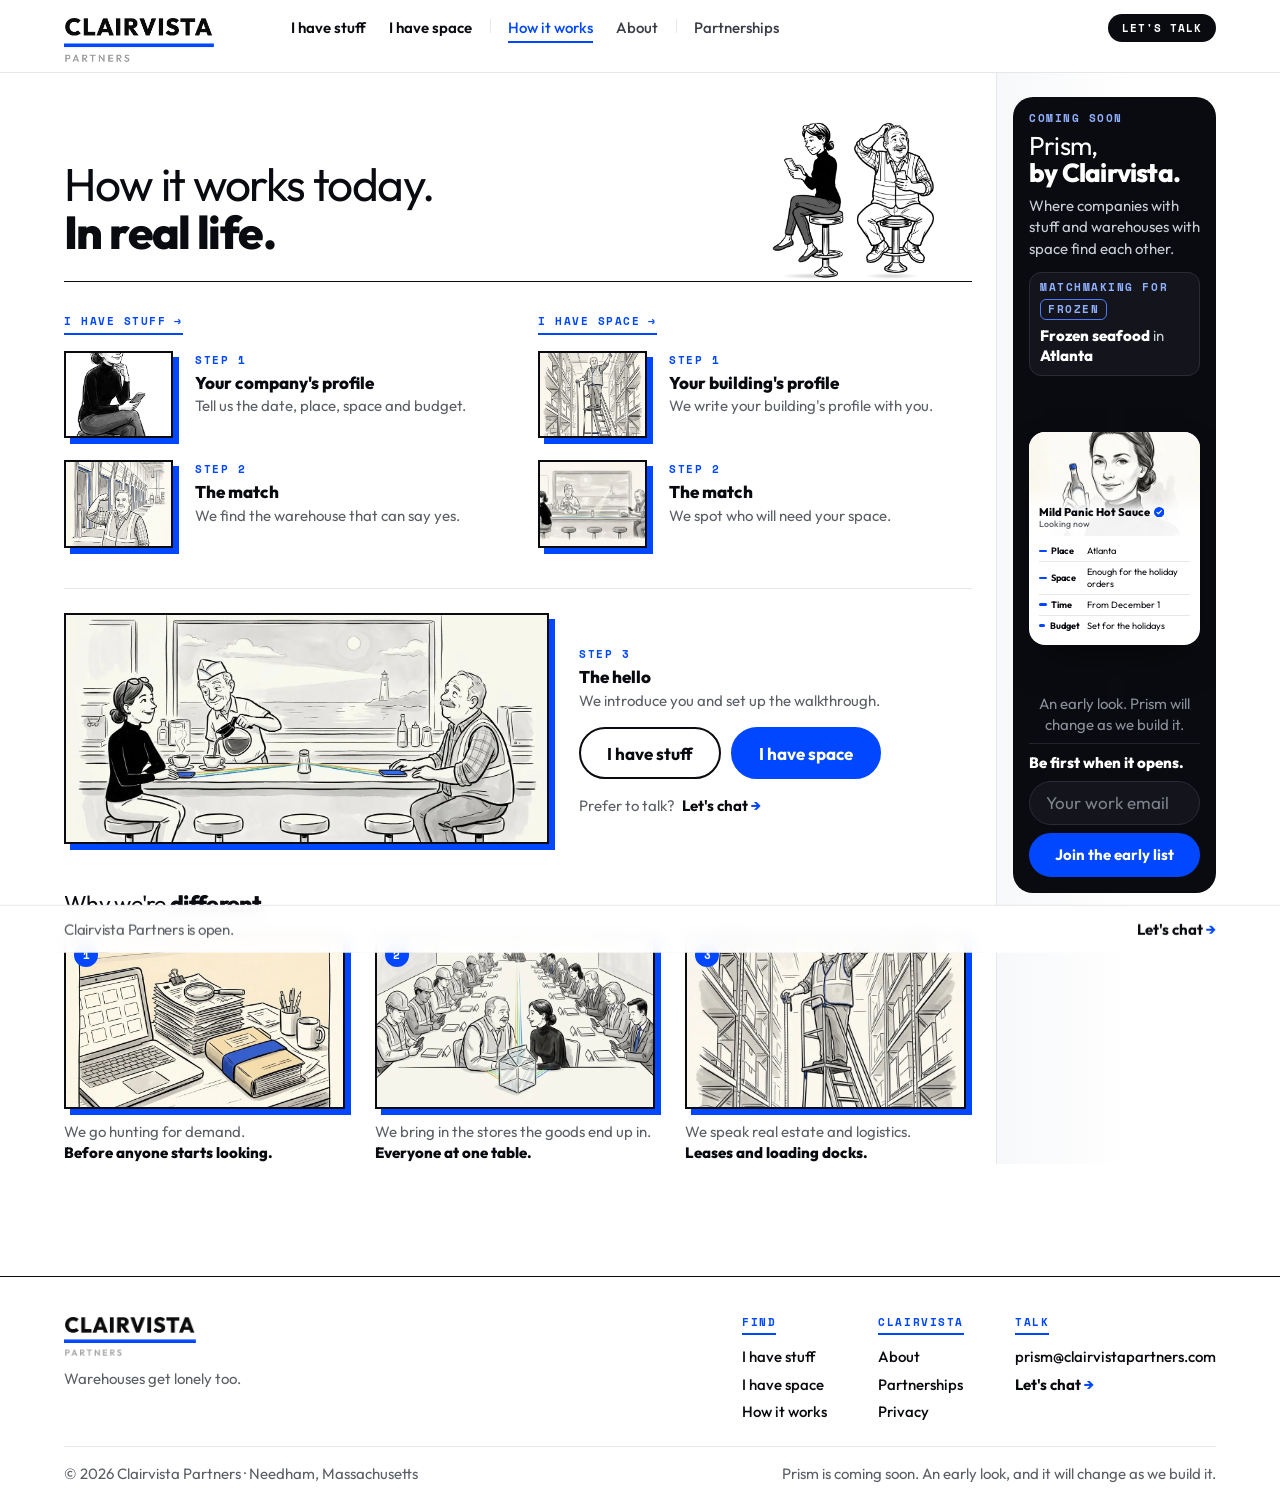
<file: how-it-works.html>
<!doctype html>
<html lang="en">
<head>
<meta charset="utf-8"><link rel="icon" href="/favicon.ico" sizes="any"><link rel="apple-touch-icon" href="/apple-touch-icon.png">
<meta name="viewport" content="width=device-width, initial-scale=1">
<title>Clairvista Partners: How it works today</title>
<meta name="description" content="Two sides, one walkthrough. Companies with stuff and warehouse companies with space each get a profile and a match, and we introduce them in real life.">
<link rel="canonical" href="https://clairvistapartners.com/how-it-works.html">
<meta property="og:type" content="website">
<meta property="og:site_name" content="Clairvista Partners">
<meta property="og:title" content="A dating app for warehouses">
<meta property="og:description" content="Two sides, one walkthrough. Companies with stuff and warehouse companies with space each get a profile and a match, and we introduce them in real life.">
<meta property="og:url" content="https://clairvistapartners.com/how-it-works.html">
<meta property="og:image" content="https://clairvistapartners.com/assets/share-dating-app.jpg?v=2">
<meta property="og:image:width" content="1200">
<meta property="og:image:height" content="630">
<meta property="og:image:alt" content="Warehouses get lonely too. So we built a dating app for warehouses. Ink drawings of the head of operations and the warehouse manager on diner stools, side by side.">
<meta name="twitter:title" content="A dating app for warehouses">
<meta name="twitter:card" content="summary_large_image">
<meta name="theme-color" content="#FFFFFF">
<link rel="preconnect" href="https://fonts.googleapis.com"><link rel="preconnect" href="https://fonts.gstatic.com" crossorigin>
<link href="https://fonts.googleapis.com/css2?family=Outfit:wght@400;500;600;700;800;900&family=Space+Mono:wght@400;700&display=swap" rel="stylesheet">
<link rel="stylesheet" href="site.css">
<script src="capture.js"></script>
</head>
<body class="side how" data-side="how">
<header class="bar"><a class="brand" href="./"><img src="assets/logo.png" alt="Clairvista Partners" width="132" height="38"></a><nav class="nav" aria-label="Site"><a href="companies.html" data-goatcounter-click="nav-i-have-stuff">I have stuff</a><a href="warehouses.html" data-goatcounter-click="nav-i-have-space">I have space</a><a href="how-it-works.html" aria-current="page" data-goatcounter-click="nav-how">How it works</a><a href="about.html" data-goatcounter-click="nav-about">About</a><a href="partners.html" data-goatcounter-click="nav-partners">Partnerships</a></nav><button class="talk" type="button" data-leaflet data-goatcounter-click="open-easy-call-top" title="There are plenty of fish in the sea.">Let&#39;s talk</button></header>
<main class="sidepage">
  <div class="s-main"><div class="s-col">
  <section class="s-top"><div class="s-words">
    <h1>How it works today.<br><b>In real life.</b></h1>
  </div><div class="s-figs pair-figs"><figure class="s-fig her" data-go="companies.html" data-say="I have stuff"><img src="assets/fig-her-a.webp" alt="Ink drawing of the head of operations on a diner stool, searching her phone"></figure><figure class="s-fig him" data-go="warehouses.html" data-say="I have space"><img src="assets/fig-him-b.webp" alt="Ink drawing of the warehouse manager on a diner stool, phone in hand, scratching his head"></figure></div></section>

  <section class="hlanes" aria-label="Two sides, one walkthrough">
    <div class="lane"><a class="lane-h" href="companies.html" data-goatcounter-click="how-lane-stuff">I have stuff <i>&rarr;</i></a><ol><li class="hcell"><figure><img src="assets/fig-her-b.webp" alt="She sits on a stool, phone in hand, thinking it over" style="object-position:50% 30%"></figure><span class="sn">Step 1</span><h3>Your company's profile</h3><p>Tell us the date, place, space and budget.</p></li><li class="hcell"><figure><img src="assets/his/1-dock-doors.webp" alt="The warehouse manager flexes in front of a long row of dock doors" style="object-position:50% 40%"></figure><span class="sn">Step 2</span><h3>The match</h3><p>We find the warehouse that can say yes.</p></li></ol></div>
    <div class="lane"><a class="lane-h" href="warehouses.html" data-goatcounter-click="how-lane-space">I have space <i>&rarr;</i></a><ol><li class="hcell"><figure><img src="assets/his/4-clear-height.webp" alt="He stands on a rolling ladder in his warehouse, measuring clear height for the profile" style="object-position:50% 30%"></figure><span class="sn">Step 1</span><h3>Your building's profile</h3><p>We write your building's profile with you.</p></li><li class="hcell"><figure><img src="assets/diner-night.webp" alt="The two of them at opposite ends of the diner counter, each on a phone; only the cook notices" style="object-position:50% 40%"></figure><span class="sn">Step 2</span><h3>The match</h3><p>We spot who will need your space.</p></li></ol></div>
    <div class="hmeet"><figure><img src="assets/diner-cook.webp" alt="Both phones down, they smile at each other while the cook pours their coffee" style="object-position:60% 45%"></figure><div class="hmeet-w"><span class="sn">Step 3</span><h3>The hello</h3><p>We introduce you and set up the walkthrough.</p>
      <div class="ways"><a class="way" href="companies.html" data-goatcounter-click="how-i-have-stuff">I have stuff</a><a class="way primary" href="warehouses.html" data-goatcounter-click="how-i-have-space">I have space</a></div>
      <p class="t-cta t-talk">Prefer to talk? <button type="button" data-leaflet data-goatcounter-click="open-easy-call-how">Let&#39;s chat <i>&rarr;</i></button></p></div></div>
  </section>

  <section class="hdiff" aria-labelledby="hd-h"><h2 id="hd-h">Why we&#39;re <b>different.</b></h2>
  <ol class="hdiff-list"><li><figure><span class="cn">1</span><img src="assets/comic/adu-feeds.webp" alt="A desk with a laptop, a stack of reports under a magnifying glass, and a book tied with a blue band" style="object-position:50% 45%"></figure><p>We go hunting for demand. <b>Before anyone starts looking.</b></p></li><li><figure><span class="cn">2</span><img src="assets/comic/adu-speed-dating-prism.webp" alt="Warehouse managers and company founders seated together at one long table" style="object-position:50% 45%"></figure><p>We bring in the stores the goods end up in. <b>Everyone at one table.</b></p></li><li><figure><span class="cn">3</span><img src="assets/his/4-clear-height.webp" alt="The warehouse manager on a rolling ladder, measuring the clear height" style="object-position:50% 30%"></figure><p>We speak real estate and logistics. <b>Leases and loading docks.</b></p></li></ol>
  </section>
  </div><div class="ad-col"><aside class="ad" id="ad" aria-label="Coming soon: Prism, by Clairvista"><p class="ad-k">Coming soon</p><p class="ad-h">Prism, <b>by Clairvista.</b></p><p class="ad-p">Where companies with stuff and warehouses with space find each other.</p><div class="ad-board" aria-label="Matchmaking across markets, goods, dry and cold"><span class="ab-k">Matchmaking for</span><span class="ab-win"><span class="ab-line"><b class="ab-what">Frozen seafood</b> in <b class="ab-where">Atlanta</b></span></span><span class="ab-t">Frozen</span></div><ul class="ad-shots" aria-hidden="true"><li><figure><div class="mini profile"><div class="ph"><img src="assets/card-company.webp" alt="Ink portrait of the head of operations"><div class="ov"><b>Mild Panic Hot Sauce <svg viewBox="0 0 16 16" aria-hidden="true"><circle cx="8" cy="8" r="8" fill="#0047FF"/><path d="M4.6 8.2l2.2 2.2 4.6-4.8" fill="none" stroke="#fff" stroke-width="1.8" stroke-linecap="round" stroke-linejoin="round"/></svg></b><i>Looking now</i></div></div><ul class="mrows"><li><span>Place</span><span data-roll="place">25+ markets</span></li><li><span>Space</span>Enough for the holiday orders</li><li><span>Time</span>From December 1</li><li><span>Budget</span>Set for the holidays</li></ul></div></figure></li><li><figure><div class="mini ping"><p class="nt"><img src="assets/cast-him.webp" alt=""><span><em>PRISM</em>A warehouse can say yes by your date.</span><small>now</small></p><div class="pc"><img src="assets/his/1-dock-doors.webp" alt="Ink drawing of the warehouse manager at the dock doors"><div><b><span data-roll="title">Dry space · Dallas</span></b><i>Space from December 1</i></div></div></div></figure></li><li><figure><div class="mini chat"><p class="b them">Thursday? I'll bring the hot sauce.</p><p class="b me">Thursday works. I'll have a dock door open for you.</p><p class="b book"><em>PRISM</em>Walkthrough booked for Thursday.</p></div></figure></li></ul><p class="ad-note">An early look. Prism will change as we build it.</p><form class="early" novalidate><p class="early-h"><b>Be first when it opens.</b></p><div class="early-row"><input type="email" placeholder="Your work email" aria-label="Your work email" autocomplete="email"><button class="way primary" type="submit" data-goatcounter-click="ad-early-list-how">Join the early list</button></div><p class="early-msg" aria-live="polite"></p></form></aside></div></div>
</main>

<footer class="foot">
  <div class="f-top">
    <div class="f-brand"><a class="brand" href="./"><img src="assets/logo.png" alt="Clairvista Partners" width="132" height="38"></a><p class="f-line">Warehouses get lonely too.</p></div>
    <nav class="f-cols" aria-label="Site, footer">
      <div><span class="f-k">Find</span><a href="companies.html">I have stuff</a><a href="warehouses.html">I have space</a><a href="how-it-works.html">How it works</a></div>
      <div><span class="f-k">Clairvista</span><a href="about.html">About</a><a href="partners.html">Partnerships</a><a href="privacy.html">Privacy</a></div>
      <div><span class="f-k">Talk</span><a data-goatcounter-click="email-footer" data-subject="Talk to Clairvista, footer" href="mailto:prism@clairvistapartners.com">prism@clairvistapartners.com</a><button type="button" class="f-chat" data-leaflet data-goatcounter-click="open-easy-call-footer">Let&#39;s chat <i>&rarr;</i></button></div>
    </nav>
  </div>
  <div class="f-base"><span>&copy; 2026 Clairvista Partners &middot; Needham, Massachusetts</span><span>Prism is coming soon. An early look, and it will change as we build it.</span></div>
</footer>

<script src="cast.js"></script>
<script src="life.js"></script>
<script src="pair.js"></script>
<script src="contact.js"></script>
<script src="foot.js"></script>
<script src="slow.js"></script>
<script src="unfold.js"></script>
<script src="ad.js"></script>
</body>
</html>
</file>
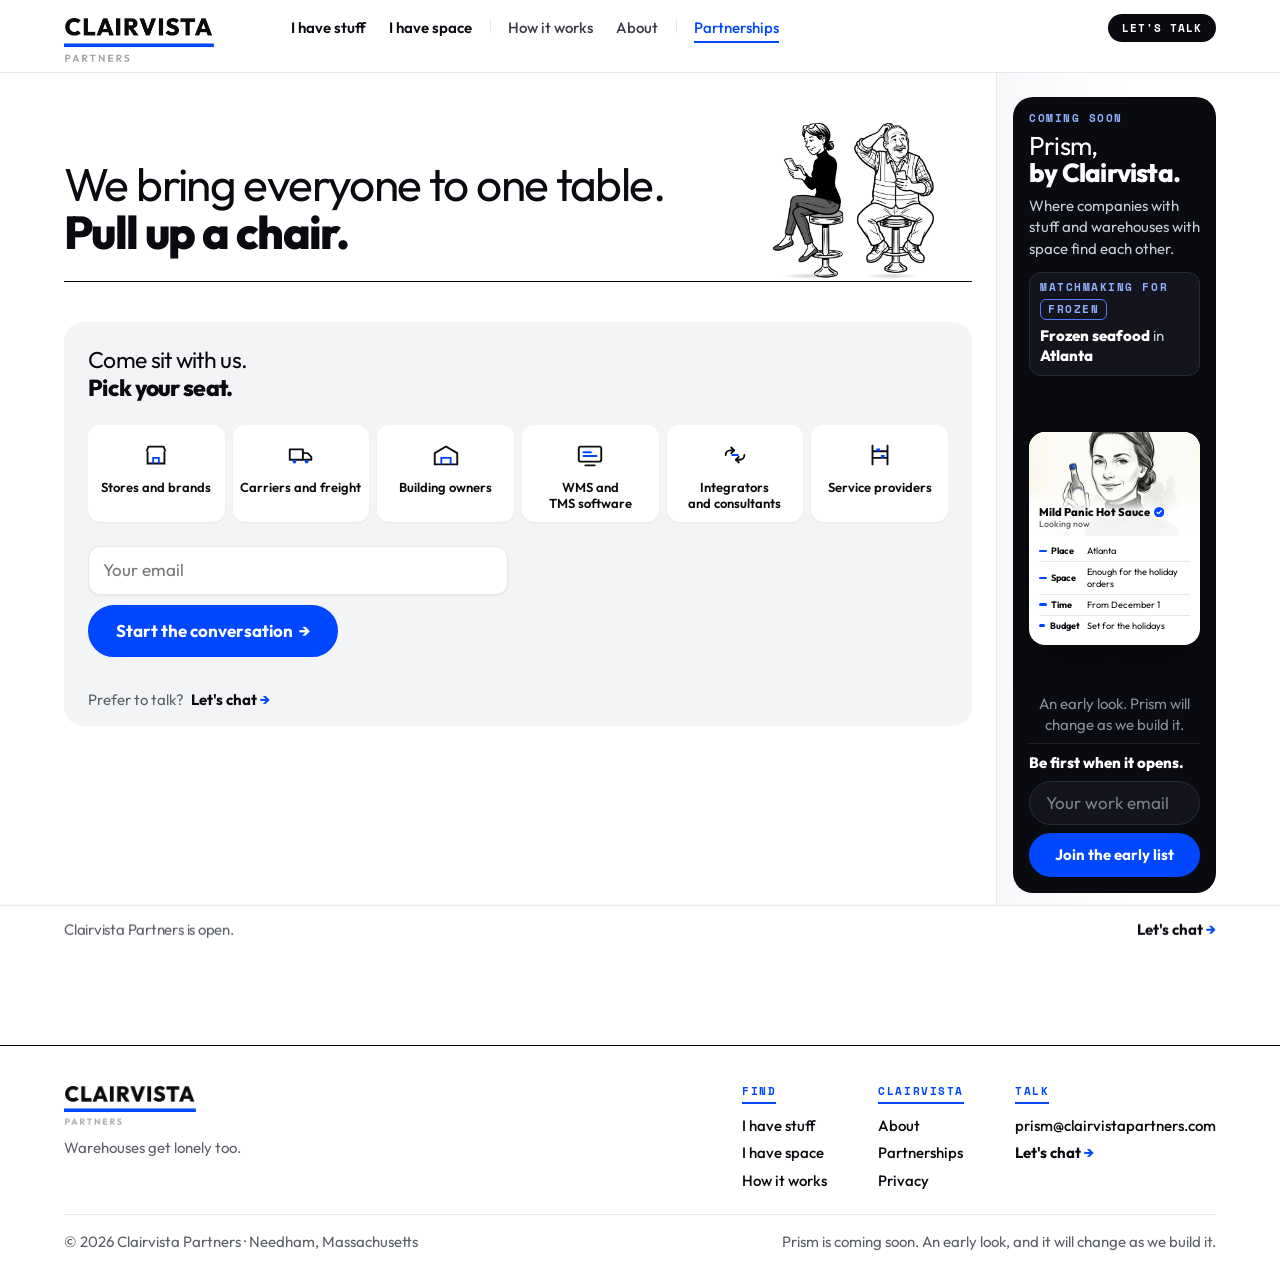
<file: partners.html>
<!doctype html>
<html lang="en">
<head>
<meta charset="utf-8"><link rel="icon" href="/favicon.ico" sizes="any"><link rel="apple-touch-icon" href="/apple-touch-icon.png">
<meta name="viewport" content="width=device-width, initial-scale=1">
<title>Clairvista Partners: Partnerships</title>
<meta name="description" content="Stores, carriers, building owners and service providers: we bring everyone to one table. Pull up a chair.">
<link rel="canonical" href="https://clairvistapartners.com/partners.html">
<meta property="og:type" content="website">
<meta property="og:site_name" content="Clairvista Partners">
<meta property="og:title" content="A dating app for warehouses">
<meta property="og:description" content="Stores, carriers, building owners and service providers: we bring everyone to one table. Pull up a chair.">
<meta property="og:url" content="https://clairvistapartners.com/partners.html">
<meta property="og:image" content="https://clairvistapartners.com/assets/share-dating-app.jpg?v=2">
<meta property="og:image:width" content="1200">
<meta property="og:image:height" content="630">
<meta property="og:image:alt" content="Warehouses get lonely too. So we built a dating app for warehouses. Ink drawings of the head of operations and the warehouse manager on diner stools, side by side.">
<meta name="twitter:title" content="A dating app for warehouses">
<meta name="twitter:card" content="summary_large_image">
<meta name="theme-color" content="#FFFFFF">
<link rel="preconnect" href="https://fonts.googleapis.com"><link rel="preconnect" href="https://fonts.gstatic.com" crossorigin>
<link href="https://fonts.googleapis.com/css2?family=Outfit:wght@400;500;600;700;800;900&family=Space+Mono:wght@400;700&display=swap" rel="stylesheet">
<link rel="stylesheet" href="site.css">
<script src="capture.js"></script>
</head>
<body class="side partners" data-side="partners">
<header class="bar"><a class="brand" href="./"><img src="assets/logo.png" alt="Clairvista Partners" width="132" height="38"></a><nav class="nav" aria-label="Site"><a href="companies.html" data-goatcounter-click="nav-i-have-stuff">I have stuff</a><a href="warehouses.html" data-goatcounter-click="nav-i-have-space">I have space</a><a href="how-it-works.html" data-goatcounter-click="nav-how">How it works</a><a href="about.html" data-goatcounter-click="nav-about">About</a><a href="partners.html" aria-current="page" data-goatcounter-click="nav-partners">Partnerships</a></nav><button class="talk" type="button" data-leaflet data-goatcounter-click="open-easy-call-top" title="There are plenty of fish in the sea.">Let&#39;s talk</button></header>
<main class="sidepage">
  <div class="s-main"><div class="s-col">
  <section class="s-top"><div class="s-words">
    <h1>We bring everyone to one table.<br><b>Pull up a chair.</b></h1>
  </div><div class="s-figs pair-figs"><figure class="s-fig her" data-go="companies.html" data-say="I have stuff"><img src="assets/fig-her-a.webp" alt="Ink drawing of the head of operations on a diner stool, searching her phone"></figure><figure class="s-fig him" data-go="warehouses.html" data-say="I have space"><img src="assets/fig-him-b.webp" alt="Ink drawing of the warehouse manager on a diner stool, phone in hand, scratching his head"></figure></div></section>
  <section class="reach" data-reach="partners" aria-labelledby="r-h"><h2 id="r-h"><span class="ln">Come sit with us.</span> <b class="ln">Pick your seat.</b></h2><div class="b-ways in-ways r-ways"><button type="button" class="b-way" data-pick="Stores and brands" aria-pressed="false"><svg viewBox="0 0 32 32" aria-hidden="true"><path d="M6 12l2-5h16l2 5" fill="none" stroke="#0A0B10" stroke-width="2" stroke-linejoin="round"/><path d="M7 12v13h18V12" fill="none" stroke="#0A0B10" stroke-width="2"/><path d="M13 25v-6h6v6" fill="none" stroke="#0047FF" stroke-width="2"/></svg><span>Stores and brands</span></button><button type="button" class="b-way" data-pick="Carriers and freight" aria-pressed="false"><svg viewBox="0 0 32 32" aria-hidden="true"><path d="M4 10h14v11H4zM18 14h5l4 4v3h-9z" fill="none" stroke="#0A0B10" stroke-width="2" stroke-linejoin="round"/><circle cx="9" cy="23" r="2" fill="#0047FF"/><circle cx="22" cy="23" r="2" fill="#0047FF"/></svg><span>Carriers and freight</span></button><button type="button" class="b-way" data-pick="Building owners" aria-pressed="false"><svg viewBox="0 0 32 32" aria-hidden="true"><path d="M4 14l12-7 12 7v12H4z" fill="none" stroke="#0A0B10" stroke-width="2" stroke-linejoin="round"/><path d="M11 26v-7h10v7" fill="none" stroke="#0047FF" stroke-width="2"/></svg><span>Building owners</span></button><button type="button" class="b-way" data-pick="WMS and TMS software" aria-pressed="false"><svg viewBox="0 0 32 32" aria-hidden="true"><rect x="4" y="7" width="24" height="16" rx="2" fill="none" stroke="#0A0B10" stroke-width="2"/><path d="M11 27h10" stroke="#0A0B10" stroke-width="2" stroke-linecap="round"/><path d="M9 13h8M9 17h14" stroke="#0047FF" stroke-width="2" stroke-linecap="round"/></svg><span>WMS and TMS software</span></button><button type="button" class="b-way" data-pick="Integrators and consultants" aria-pressed="false"><svg viewBox="0 0 32 32" aria-hidden="true"><path d="M6 16a5 5 0 0 1 5-5h4M26 16a5 5 0 0 1-5 5h-4" fill="none" stroke="#0A0B10" stroke-width="2" stroke-linecap="round"/><path d="M15 11l-3-3M15 11l-3 3M17 21l3-3M17 21l3 3" fill="none" stroke="#0A0B10" stroke-width="2" stroke-linecap="round" stroke-linejoin="round"/><path d="M13 16h6" stroke="#0047FF" stroke-width="2.2" stroke-linecap="round"/></svg><span>Integrators and consultants</span></button><button type="button" class="b-way" data-pick="Service providers" aria-pressed="false"><svg viewBox="0 0 32 32" aria-hidden="true"><path d="M8 6v20M24 6v20M8 12h16M8 19h16" fill="none" stroke="#0A0B10" stroke-width="2" stroke-linecap="round"/><path d="M12 9h4v3h-4zM17 16h4v3h-4z" fill="#0047FF"/></svg><span>Service providers</span></button></div><form class="r-form" novalidate><input class="r-mail" type="email" name="email" placeholder="Your email" autocomplete="email" inputmode="email" aria-label="Your email"><div class="r-go"><button type="submit" class="way primary" data-goatcounter-click="reach-send-partners">Start the conversation <i>&rarr;</i></button></div><p class="r-msg" aria-live="polite"></p></form><p class="t-cta t-talk">Prefer to talk? <button type="button" data-leaflet data-goatcounter-click="open-easy-call-partners">Let&#39;s chat <i>&rarr;</i></button></p></section>
  </div><div class="ad-col"><aside class="ad" id="ad" aria-label="Coming soon: Prism, by Clairvista"><p class="ad-k">Coming soon</p><p class="ad-h">Prism, <b>by Clairvista.</b></p><p class="ad-p">Where companies with stuff and warehouses with space find each other.</p><div class="ad-board" aria-label="Matchmaking across markets, goods, dry and cold"><span class="ab-k">Matchmaking for</span><span class="ab-win"><span class="ab-line"><b class="ab-what">Frozen seafood</b> in <b class="ab-where">Atlanta</b></span></span><span class="ab-t">Frozen</span></div><ul class="ad-shots" aria-hidden="true"><li><figure><div class="mini profile"><div class="ph"><img src="assets/card-company.webp" alt="Ink portrait of the head of operations"><div class="ov"><b>Mild Panic Hot Sauce <svg viewBox="0 0 16 16" aria-hidden="true"><circle cx="8" cy="8" r="8" fill="#0047FF"/><path d="M4.6 8.2l2.2 2.2 4.6-4.8" fill="none" stroke="#fff" stroke-width="1.8" stroke-linecap="round" stroke-linejoin="round"/></svg></b><i>Looking now</i></div></div><ul class="mrows"><li><span>Place</span><span data-roll="place">25+ markets</span></li><li><span>Space</span>Enough for the holiday orders</li><li><span>Time</span>From December 1</li><li><span>Budget</span>Set for the holidays</li></ul></div></figure></li><li><figure><div class="mini ping"><p class="nt"><img src="assets/cast-him.webp" alt=""><span><em>PRISM</em>A warehouse can say yes by your date.</span><small>now</small></p><div class="pc"><img src="assets/his/1-dock-doors.webp" alt="Ink drawing of the warehouse manager at the dock doors"><div><b><span data-roll="title">Dry space · Dallas</span></b><i>Space from December 1</i></div></div></div></figure></li><li><figure><div class="mini chat"><p class="b them">Thursday? I'll bring the hot sauce.</p><p class="b me">Thursday works. I'll have a dock door open for you.</p><p class="b book"><em>PRISM</em>Walkthrough booked for Thursday.</p></div></figure></li></ul><p class="ad-note">An early look. Prism will change as we build it.</p><form class="early" novalidate><p class="early-h"><b>Be first when it opens.</b></p><div class="early-row"><input type="email" placeholder="Your work email" aria-label="Your work email" autocomplete="email"><button class="way primary" type="submit" data-goatcounter-click="ad-early-list-partners">Join the early list</button></div><p class="early-msg" aria-live="polite"></p></form></aside></div></div>
</main>

<footer class="foot">
  <div class="f-top">
    <div class="f-brand"><a class="brand" href="./"><img src="assets/logo.png" alt="Clairvista Partners" width="132" height="38"></a><p class="f-line">Warehouses get lonely too.</p></div>
    <nav class="f-cols" aria-label="Site, footer">
      <div><span class="f-k">Find</span><a href="companies.html">I have stuff</a><a href="warehouses.html">I have space</a><a href="how-it-works.html">How it works</a></div>
      <div><span class="f-k">Clairvista</span><a href="about.html">About</a><a href="partners.html">Partnerships</a><a href="privacy.html">Privacy</a></div>
      <div><span class="f-k">Talk</span><a data-goatcounter-click="email-footer" data-subject="Talk to Clairvista, footer" href="mailto:prism@clairvistapartners.com">prism@clairvistapartners.com</a><button type="button" class="f-chat" data-leaflet data-goatcounter-click="open-easy-call-footer">Let&#39;s chat <i>&rarr;</i></button></div>
    </nav>
  </div>
  <div class="f-base"><span>&copy; 2026 Clairvista Partners &middot; Needham, Massachusetts</span><span>Prism is coming soon. An early look, and it will change as we build it.</span></div>
</footer>

<script src="cast.js"></script>
<script src="life.js"></script>
<script src="pair.js"></script>
<script src="contact.js"></script>
<script src="foot.js"></script>
<script src="slow.js"></script>
<script src="unfold.js"></script>
<script src="reach.js"></script>
<script src="ad.js"></script>
</body>
</html>
</file>
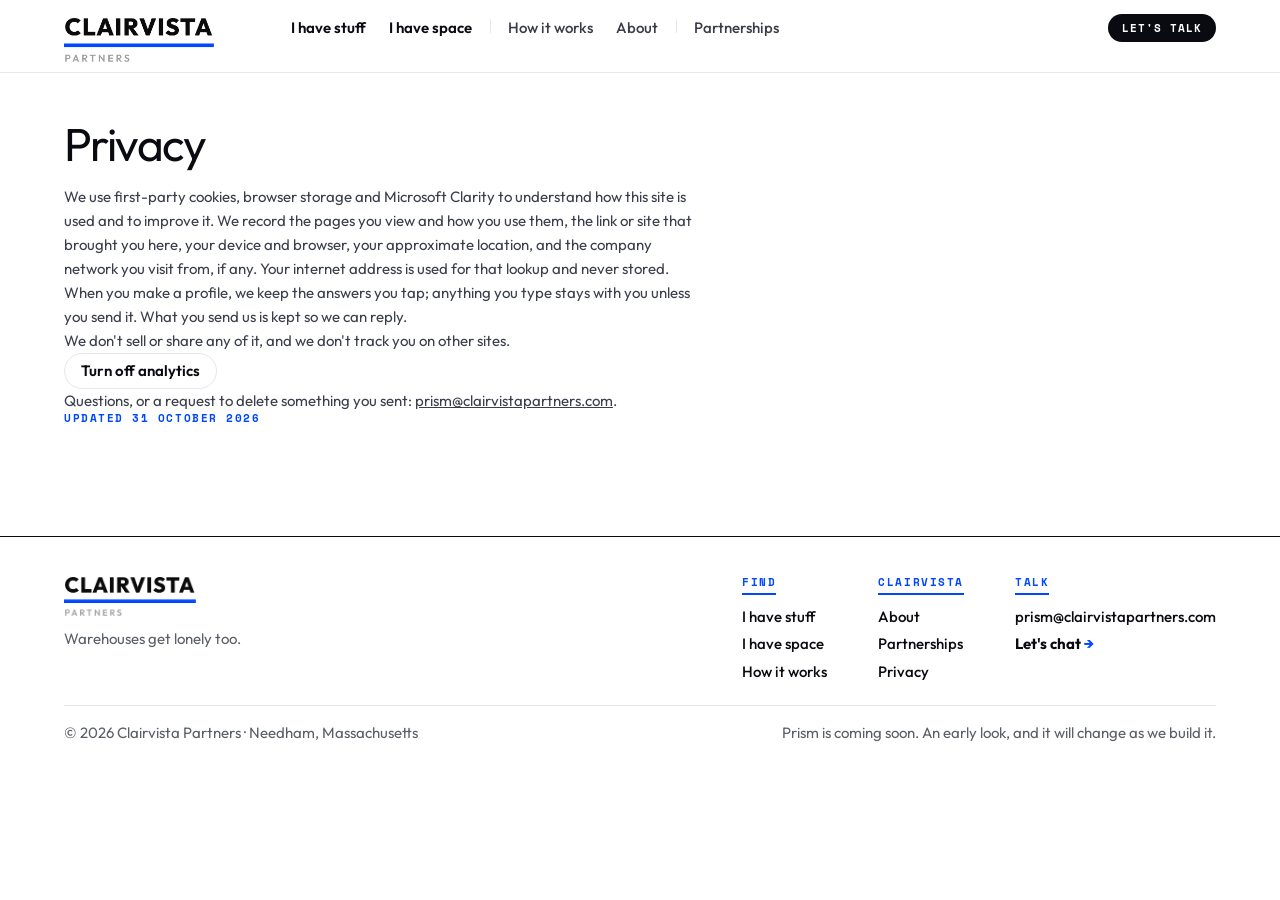
<file: privacy.html>
<!doctype html>
<html lang="en">
<head>
<meta charset="utf-8"><link rel="icon" href="/favicon.ico" sizes="any"><link rel="apple-touch-icon" href="/apple-touch-icon.png">
<meta name="viewport" content="width=device-width, initial-scale=1">
<title>Clairvista Partners: Privacy</title>
<meta name="description" content="What this site records, why, and what it never does.">
<link rel="canonical" href="https://clairvistapartners.com/privacy.html">
<meta property="og:type" content="website">
<meta property="og:site_name" content="Clairvista Partners">
<meta property="og:title" content="A dating app for warehouses">
<meta property="og:url" content="https://clairvistapartners.com/privacy.html">
<meta property="og:image" content="https://clairvistapartners.com/assets/share-dating-app.jpg?v=2">
<meta property="og:image:width" content="1200">
<meta property="og:image:height" content="630">
<meta property="og:image:alt" content="Warehouses get lonely too. So we built a dating app for warehouses. Ink drawings of the head of operations and the warehouse manager on diner stools, side by side.">
<meta name="twitter:title" content="A dating app for warehouses">
<meta name="twitter:card" content="summary_large_image">
<meta name="theme-color" content="#FFFFFF">
<link rel="preconnect" href="https://fonts.googleapis.com"><link rel="preconnect" href="https://fonts.gstatic.com" crossorigin>
<link href="https://fonts.googleapis.com/css2?family=Outfit:wght@400;500;600;700;800;900&family=Space+Mono:wght@400;700&display=swap" rel="stylesheet">
<link rel="stylesheet" href="site.css">
<script src="capture.js"></script>
<style>
.policy{max-width:720px;margin:0 auto;padding:clamp(24px,5vh,56px) clamp(16px,5vw,40px) 64px}
.policy h1{font:800 26px/1.1 Outfit;letter-spacing:-.02em;margin:0 0 14px}
.policy h1 b{font-weight:800}
.policy h2{font:800 19px/1.25 Outfit;margin:30px 0 8px}
.policy p,.policy li{font:400 15px/1.6 Outfit;color:#3A3F4B}
.policy .muted{color:#5B5F66;font-size:13px}
.policy ul{padding-left:20px;margin:8px 0}
.policy li{margin:4px 0}
.policy .stamp{font:700 11px/1 "Space Mono",monospace;letter-spacing:.1em;text-transform:uppercase;color:var(--blue)}
.policy button.reset{border:1px solid #E5E7EB;border-radius:999px;background:#fff;padding:7px 14px;font:600 13px/1 Outfit;color:#0A0B10;cursor:pointer}
.policy button.reset:focus-visible{outline:2px solid var(--blue);outline-offset:2px}
</style>
</head>
<body>
<header class="bar"><a class="brand" href="./"><img src="assets/logo.png" alt="Clairvista Partners" width="132" height="38"></a><nav class="nav" aria-label="Site"><a href="companies.html" data-goatcounter-click="nav-i-have-stuff">I have stuff</a><a href="warehouses.html" data-goatcounter-click="nav-i-have-space">I have space</a><a href="how-it-works.html" data-goatcounter-click="nav-how">How it works</a><a href="about.html" data-goatcounter-click="nav-about">About</a><a href="partners.html" data-goatcounter-click="nav-partners">Partnerships</a></nav><button class="talk" type="button" data-leaflet data-goatcounter-click="open-easy-call-top" title="There are plenty of fish in the sea.">Let&#39;s talk</button></header>
<main class="policy">
  <h1>Privacy</h1>
  <p>We use first-party cookies, browser storage and Microsoft Clarity to understand how this site is used and to improve it. We record the pages you view and how you use them, the link or site that brought you here, your device and browser, your approximate location, and the company network you visit from, if any. Your internet address is used for that lookup and never stored.</p>
  <p>When you make a profile, we keep the answers you tap; anything you type stays with you unless you send it. What you send us is kept so we can reply.</p>
  <p>We don't sell or share any of it, and we don't track you on other sites.</p>
  <p><button class="reset" type="button" id="opt">Turn off analytics</button> <span class="muted" id="opt-msg"></span></p>
  <p>Questions, or a request to delete something you sent: <a href="mailto:prism@clairvistapartners.com">prism@clairvistapartners.com</a>.</p>
  <p class="stamp">Updated 31 October 2026</p>
</main>

<footer class="foot">
  <div class="f-top">
    <div class="f-brand"><a class="brand" href="./"><img src="assets/logo.png" alt="Clairvista Partners" width="132" height="38"></a><p class="f-line">Warehouses get lonely too.</p></div>
    <nav class="f-cols" aria-label="Site, footer">
      <div><span class="f-k">Find</span><a href="companies.html">I have stuff</a><a href="warehouses.html">I have space</a><a href="how-it-works.html">How it works</a></div>
      <div><span class="f-k">Clairvista</span><a href="about.html">About</a><a href="partners.html">Partnerships</a><a href="privacy.html">Privacy</a></div>
      <div><span class="f-k">Talk</span><a data-goatcounter-click="email-footer" data-subject="Talk to Clairvista, footer" href="mailto:prism@clairvistapartners.com">prism@clairvistapartners.com</a><button type="button" class="f-chat" data-leaflet data-goatcounter-click="open-easy-call-footer">Let&#39;s chat <i>&rarr;</i></button></div>
    </nav>
  </div>
  <div class="f-base"><span>&copy; 2026 Clairvista Partners &middot; Needham, Massachusetts</span><span>Prism is coming soon. An early look, and it will change as we build it.</span></div>
</footer>
<script>
(function(){ var b = document.getElementById('opt'), m = document.getElementById('opt-msg');
  function show(){ var off = false; try{ off = localStorage.getItem('cvp-consent') === 'no' }catch(e){} b.textContent = off ? 'Turn analytics back on' : 'Turn off analytics'; m.textContent = off ? 'Analytics are off on this device.' : '' }
  b.onclick = function(){ var off = false; try{ off = localStorage.getItem('cvp-consent') === 'no' }catch(e){} if(off){ window.cvpOptIn && cvpOptIn() } else { window.cvpOptOut && cvpOptOut() } show() };
  show() })();
</script>
<script src="contact.js"></script>
<script src="foot.js"></script>
<script src="slow.js"></script>
</body>
</html>
</file>
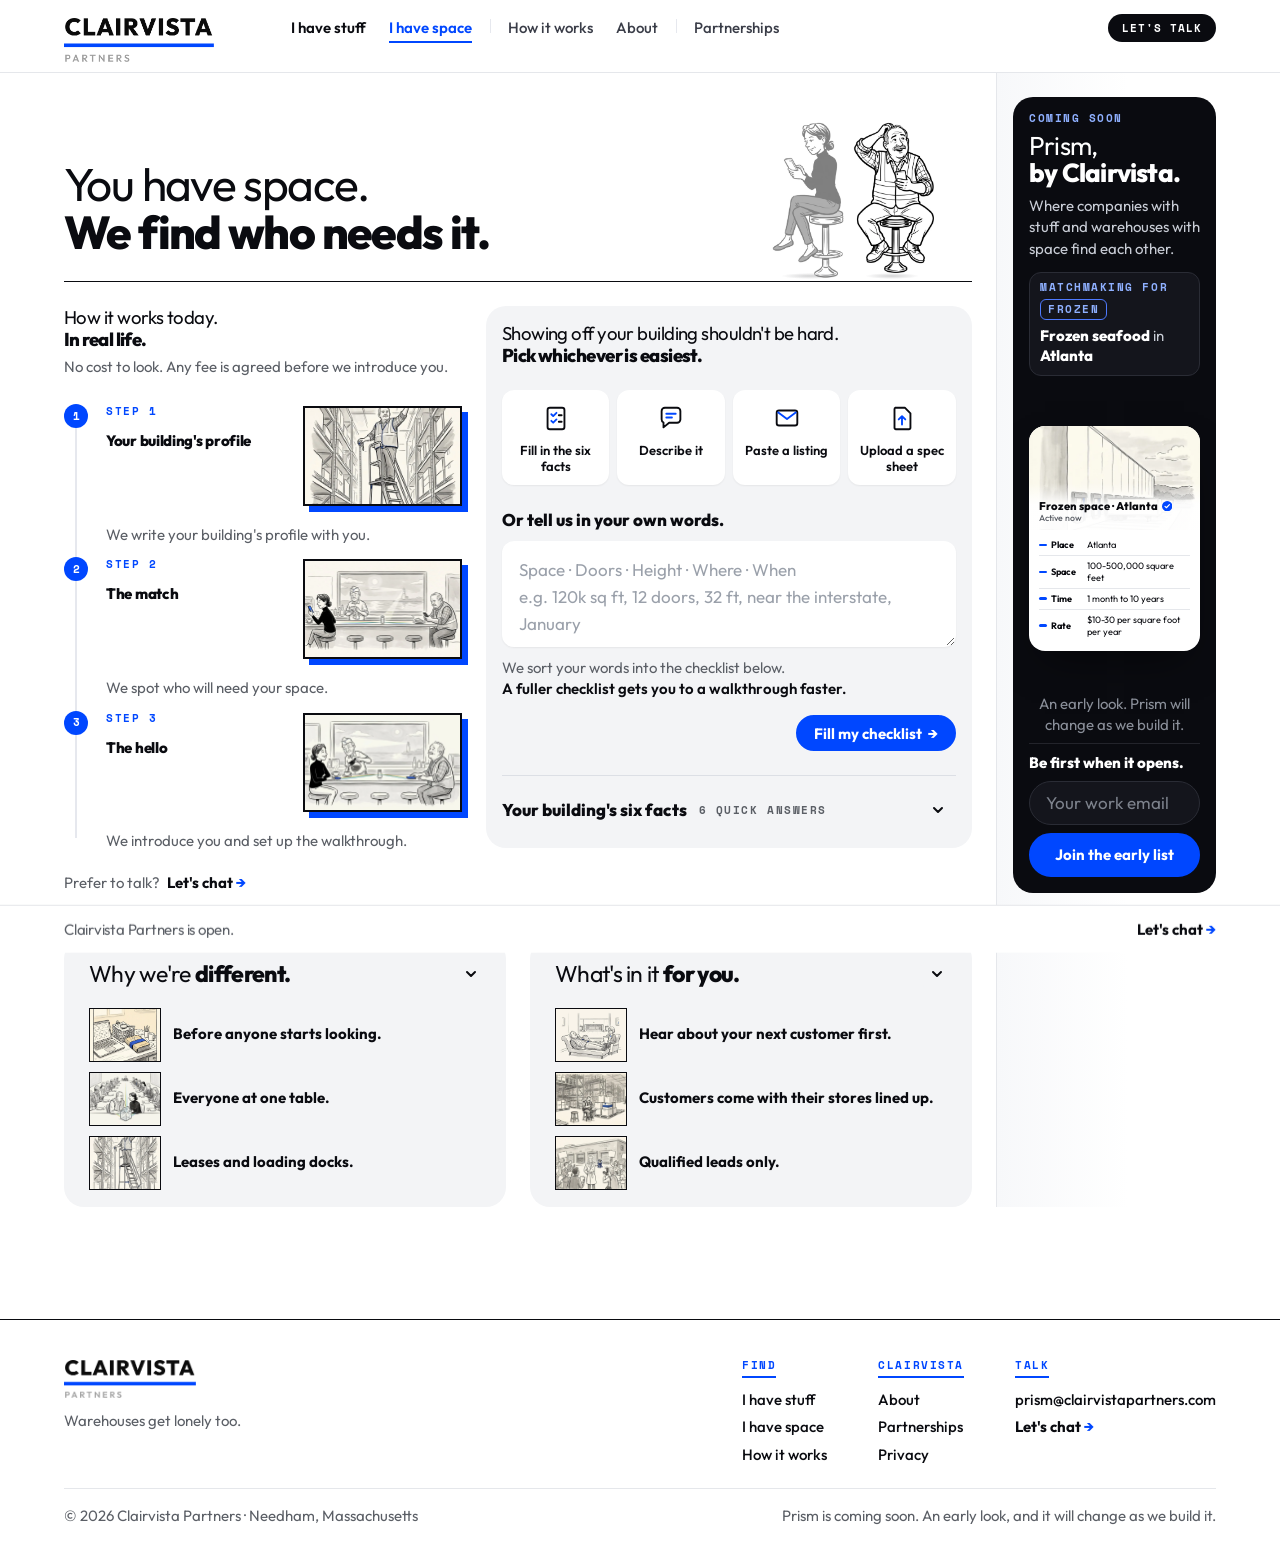
<file: warehouses.html>
<!doctype html>
<html lang="en">
<head>
<meta charset="utf-8"><link rel="icon" href="/favicon.ico" sizes="any"><link rel="apple-touch-icon" href="/apple-touch-icon.png">
<meta name="viewport" content="width=device-width, initial-scale=1">
<title>Clairvista Partners: I have space. We find who needs it.</title>
<meta name="description" content="We write your building&#x27;s profile with you, spot who will need your space, introduce you and set up the walkthrough. Prism, our app, is coming soon.">
<link rel="canonical" href="https://clairvistapartners.com/warehouses.html">
<meta property="og:type" content="website">
<meta property="og:site_name" content="Clairvista Partners">
<meta property="og:title" content="A dating app for warehouses">
<meta property="og:description" content="We write your building&#x27;s profile with you, spot who will need your space, introduce you and set up the walkthrough. Prism, our app, is coming soon.">
<meta property="og:url" content="https://clairvistapartners.com/warehouses.html">
<meta property="og:image" content="https://clairvistapartners.com/assets/share-dating-app.jpg?v=2">
<meta property="og:image:width" content="1200">
<meta property="og:image:height" content="630">
<meta property="og:image:alt" content="Warehouses get lonely too. So we built a dating app for warehouses. Ink drawings of the head of operations and the warehouse manager on diner stools, side by side.">
<meta name="twitter:title" content="A dating app for warehouses">
<meta name="twitter:card" content="summary_large_image">
<meta name="theme-color" content="#FFFFFF">
<link rel="preconnect" href="https://fonts.googleapis.com"><link rel="preconnect" href="https://fonts.gstatic.com" crossorigin>
<link href="https://fonts.googleapis.com/css2?family=Outfit:wght@400;500;600;700;800;900&family=Space+Mono:wght@400;700&display=swap" rel="stylesheet">
<link rel="stylesheet" href="site.css">
<script src="capture.js"></script>
</head>
<body class="side" data-side="space">
<header class="bar"><a class="brand" href="./"><img src="assets/logo.png" alt="Clairvista Partners" width="132" height="38"></a><nav class="nav" aria-label="Site"><a href="companies.html" data-goatcounter-click="nav-i-have-stuff">I have stuff</a><a href="warehouses.html" aria-current="page" data-goatcounter-click="nav-i-have-space">I have space</a><a href="how-it-works.html" data-goatcounter-click="nav-how">How it works</a><a href="about.html" data-goatcounter-click="nav-about">About</a><a href="partners.html" data-goatcounter-click="nav-partners">Partnerships</a></nav><button class="talk" type="button" data-leaflet data-goatcounter-click="open-easy-call-top" title="There are plenty of fish in the sea.">Let&#39;s talk</button></header>
<main class="sidepage">
  
  <div class="s-main"><div class="s-col"><section class="s-top"><div class="s-words">
    <h1>You have space.<br><b>We find who needs it.</b></h1>
  </div><div class="s-figs"><figure class="s-fig her other" data-go="companies.html" data-say="I have stuff"><img src="assets/fig-her-a.webp" alt="Ink drawing of the head of operations on a diner stool, searching her phone"></figure><figure class="s-fig him me"><img src="assets/fig-him-b.webp" alt="Ink drawing of the warehouse manager on a diner stool, phone in hand, scratching his head"></figure></div></section><div class="s-work"><section class="s-today" aria-labelledby="t-h">
    
    <h2 id="t-h"><span class="ln">How it works today.</span> <b class="ln">In real life.</b></h2>
    <p class="t-fee">No cost to look. Any fee is agreed before we introduce you.</p>
    <ol class="tcards"><li class="tcard"><figure class="tpic"><img src="assets/his/4-clear-height.webp" alt="He stands on a rolling ladder in his warehouse, measuring clear height for the profile" style="object-position:50% 30%"></figure><span class="sn">Step 1</span><h3>Your building's profile</h3><p>We write your building's profile with you.</p></li><li class="tcard"><figure class="tpic"><img src="assets/diner-night.webp" alt="The two of them at opposite ends of the diner counter, each on a phone; only the cook notices" style="object-position:50% 40%"></figure><span class="sn">Step 2</span><h3>The match</h3><p>We spot who will need your space.</p></li><li class="tcard"><figure class="tpic"><img src="assets/diner-cook.webp" alt="Both phones down, they smile at each other while the cook pours their coffee" style="object-position:60% 40%"></figure><span class="sn">Step 3</span><h3>The hello</h3><p>We introduce you and set up the walkthrough.</p></li></ol>
    <p class="t-cta t-talk">Prefer to talk? <button type="button" data-leaflet data-goatcounter-click="open-easy-call-wh-after-today">Let's chat <i>→</i></button></p>
  
  </section>
  <div class="s-right"><section class="s-guide intake" aria-labelledby="g-h">
    <h2 id="g-h"><span class="ln">Showing off your building shouldn't be hard.</span> <b class="ln">Pick whichever is easiest.</b></h2>
    <div class="b-ways in-ways"><button type="button" class="b-way" data-way="list"><svg viewBox="0 0 32 32" aria-hidden="true"><rect x="7" y="5" width="18" height="23" rx="2.5" fill="none" stroke="#0A0B10" stroke-width="2"/><path d="M11 12l2 2 3.5-3.5M11 19l2 2 3.5-3.5" fill="none" stroke="#0047FF" stroke-width="2" stroke-linecap="round" stroke-linejoin="round"/><path d="M19 13h3M19 20h3" stroke="#0A0B10" stroke-width="2" stroke-linecap="round"/></svg><span>Fill in the six facts</span></button><button type="button" class="b-way" data-way="words"><svg viewBox="0 0 32 32" aria-hidden="true"><path d="M6 8.5A3.5 3.5 0 0 1 9.5 5h13A3.5 3.5 0 0 1 26 8.5v9a3.5 3.5 0 0 1-3.5 3.5H14l-6 5v-5.2A3.5 3.5 0 0 1 6 17.5z" fill="none" stroke="#0A0B10" stroke-width="2" stroke-linejoin="round"/><path d="M11 11.5h10M11 15.5h6" stroke="#0047FF" stroke-width="2" stroke-linecap="round"/></svg><span>Describe it</span></button><button type="button" class="b-way" data-way="paste"><svg viewBox="0 0 32 32" aria-hidden="true"><rect x="5" y="8" width="22" height="16" rx="2.5" fill="none" stroke="#0A0B10" stroke-width="2"/><path d="M6 9.5l10 7.5 10-7.5" fill="none" stroke="#0047FF" stroke-width="2" stroke-linejoin="round"/></svg><span>Paste a listing</span></button><button type="button" class="b-way" data-way="upload"><svg viewBox="0 0 32 32" aria-hidden="true"><path d="M9 5h10l6 6v15.5A1.5 1.5 0 0 1 23.5 28h-14A1.5 1.5 0 0 1 8 26.5V6.5A1.5 1.5 0 0 1 9 5z" fill="none" stroke="#0A0B10" stroke-width="2" stroke-linejoin="round"/><path d="M16 23v-9M12.5 17.5L16 14l3.5 3.5" fill="none" stroke="#0047FF" stroke-width="2" stroke-linecap="round" stroke-linejoin="round"/></svg><span>Upload a spec sheet</span></button></div>
    <form class="in-words" novalidate><label class="in-lab" for="in-t">Or tell us in your own words.</label><textarea id="in-t" rows="3" placeholder="Space · Doors · Height · Where · When&#10;e.g. 120k sq ft, 12 doors, 32 ft, near the interstate, January"></textarea><input type="file" class="in-file" accept=".txt,.csv,.eml,.md,.rtf,.pdf,.doc,.docx,text/*" hidden><div class="in-go"><p class="in-help">We sort your words into the checklist below. <b>A fuller checklist gets you to a walkthrough faster.</b></p><p class="in-filed" aria-live="polite"></p><button class="way primary in-btn" type="submit">Fill my checklist <i>→</i></button></div></form>
    <details class="in-list"><summary><span class="in-t">Your building's six facts</span><span class="in-n"></span><span class="fold-x" aria-hidden="true"></span></summary>
    <ul class="gtiles"><li><figure><img src="assets/his/1-dock-doors.webp" alt=""><figcaption>Dock doors. Lots of them.</figcaption></figure><b>Dock doors</b><p>How many, and whether trucks can load and unload at the same time.</p><input class="ck-in" name="doors" data-label="Dock doors" placeholder="How many?" aria-label="Dock doors" autocomplete="off"></li><li><figure><img src="assets/his/2-truck-court.webp" alt=""><figcaption>A truck court with space to turn.</figcaption></figure><b>Truck court</b><p>Space for trucks to wait, turn and leave trailers.</p><input class="ck-in" name="court" data-label="Truck court" placeholder="e.g. 130 feet deep, trailer parking" aria-label="Truck court" autocomplete="off"></li><li><figure><img src="assets/his/4-clear-height.webp" alt=""><figcaption>Tall ceilings. Space to stack.</figcaption></figure><b>Clear height</b><p>How high pallets can stack. Taller holds more in the same floor space.</p><input class="ck-in" name="height" data-label="Clear height" placeholder="e.g. 32 feet" aria-label="Clear height" autocomplete="off"></li><li><figure><img src="assets/his/5-lights.webp" alt=""><figcaption>Bright lights. Sprinklers overhead.</figcaption></figure><b>Lights and sprinklers</b><p>Bright aisles, and sprinklers rated for what they store.</p><input class="ck-in" name="lights" data-label="Lights and sprinklers" placeholder="e.g. LED, ESFR sprinklers" aria-label="Lights and sprinklers" autocomplete="off"></li><li><figure><img src="assets/his/7-highway.webp" alt=""><figcaption>Close to the highway. Golden hour.</figcaption></figure><b>Highway access</b><p>Minutes to the highway, and to their customers.</p><input class="ck-in" name="highway" data-label="Highway access" placeholder="e.g. 5 minutes to the interstate" aria-label="Highway access" autocomplete="off"></li><li><figure><img src="assets/his/8-security.webp" alt=""><figcaption>Gated. Guarded. Good boy.</figcaption></figure><b>Security</b><p>Fenced, gated and watched, day and night.</p><input class="ck-in" name="security" data-label="Security" placeholder="e.g. gated, cameras" aria-label="Security" autocomplete="off"></li></ul>
    <div class="ck-send"><div class="ck-save"><span class="ck-k">Time saved</span><span class="ck-meter" aria-hidden="true"></span><p class="ck-n" aria-live="polite"><b>Every answer here is one less question on the call.</b></p></div><button class="way primary" type="button" data-send-list data-goatcounter-click="checklist-send-open-space">Skip the small talk <i>→</i></button></div>
    </details>
  </section>
  </div>
  </div>
  <div class="s-folds"><section class="s-value s-diff" aria-label="Why we're different"><details class="fold"><summary data-goatcounter-click="fold-open-diff-space"><span class="fold-h">Why we're <b>different.</b></span><span class="fold-t"><span class="lf-t"><img src="assets/comic/adu-feeds.webp" alt=""><b>Before anyone starts looking.</b></span><span class="lf-t"><img src="assets/comic/adu-speed-dating-prism.webp" alt=""><b>Everyone at one table.</b></span><span class="lf-t"><img src="assets/his/4-clear-height.webp" alt=""><b>Leases and loading docks.</b></span></span><span class="fold-x" aria-hidden="true"></span></summary><ol class="comic"><li><figure><span class="cn">1</span><img src="assets/comic/adu-feeds.webp" alt="A desk with a laptop, a stack of reports under a magnifying glass, and a book tied with a blue band" style="object-position:50% 45%"></figure><p>We go hunting for demand. <b>Before anyone starts looking.</b></p></li><li><figure><span class="cn">2</span><img src="assets/comic/adu-speed-dating-prism.webp" alt="Warehouse managers and company founders seated together at one long table" style="object-position:50% 45%"></figure><p>We bring in the stores the goods end up in. <b>Everyone at one table.</b></p></li><li><figure><span class="cn">3</span><img src="assets/his/4-clear-height.webp" alt="The warehouse manager on a rolling ladder, measuring the clear height" style="object-position:50% 30%"></figure><p>We speak real estate and logistics. <b>Leases and loading docks.</b></p></li></ol></details></section>
  <section class="s-value" aria-label="What's in it for you"><details class="fold"><summary data-goatcounter-click="fold-open-space"><span class="fold-h">What's in it <b>for you.</b></span><span class="fold-t"><span class="lf-t"><img src="assets/comic/adu-therapist.webp" alt=""><b>Hear about your next customer first.</b></span><span class="lf-t"><img src="assets/comic/adu-inside.webp" alt=""><b>Customers come with their stores lined up.</b></span><span class="lf-t"><img src="assets/comic/adu-landlord.webp" alt=""><b>Qualified leads only.</b></span></span><span class="fold-x" aria-hidden="true"></span></summary><ol class="comic"><li><figure><span class="cn">1</span><img src="assets/comic/adu-therapist.webp" alt="The warehouse manager lies on a therapist's couch, hard hat on his chest, an empty warehouse through the window" style="object-position:50% 50%"></figure><p>No more waiting by the phone. <b>Hear about your next customer first.</b></p></li><li><figure><span class="cn">2</span><img src="assets/comic/adu-inside.webp" alt="The manager sits alone on a stool in his half-empty warehouse" style="object-position:50% 50%"></figure><p>No more guessing what customers need. <b>Customers come with their stores lined up.</b></p></li><li><figure><span class="cn">3</span><img src="assets/comic/adu-landlord.webp" alt="A landlord in a white coat surrounded by a crowd of agents holding up blank listing signs" style="object-position:50% 45%"></figure><p>Not another sign in the crowd. <b>Qualified leads only.</b></p></li></ol></details></section>
  </div>
  </div>
  
  <div class="ad-col"><aside class="ad" id="ad" aria-label="Coming soon: Prism, by Clairvista"><p class="ad-k">Coming soon</p><p class="ad-h">Prism, <b>by Clairvista.</b></p><p class="ad-p">Where companies with stuff and warehouses with space find each other.</p><div class="ad-board" aria-label="Matchmaking across markets, goods, dry and cold"><span class="ab-k">Matchmaking for</span><span class="ab-win"><span class="ab-line"><b class="ab-what">Frozen seafood</b> in <b class="ab-where">Atlanta</b></span></span><span class="ab-t">Frozen</span></div><ul class="ad-shots" aria-hidden="true"><li><figure><div class="mini profile"><div class="ph"><img src="assets/lehigh-dc.webp" alt="Ink drawing of a modern distribution center"><div class="ov"><b><span data-roll="title">Dry space · Dallas</span> <svg viewBox="0 0 16 16" aria-hidden="true"><circle cx="8" cy="8" r="8" fill="#0047FF"/><path d="M4.6 8.2l2.2 2.2 4.6-4.8" fill="none" stroke="#fff" stroke-width="1.8" stroke-linecap="round" stroke-linejoin="round"/></svg></b><i>Active now</i></div></div><ul class="mrows"><li><span>Place</span><span data-roll="place">25+ markets</span></li><li><span>Space</span>100-500,000 square feet</li><li><span>Time</span>1 month to 10 years</li><li><span>Rate</span>$10-30 per square foot per year</li></ul></div></figure></li><li><figure><div class="mini ping"><p class="nt"><img src="assets/cast-her.webp" alt=""><span><em>PRISM</em>Someone liked your first-date answer.</span><small>now</small></p><div class="pc"><img src="assets/card-company.webp" alt="Ink portrait of the head of operations"><div><b>Mild Panic Hot Sauce</b><i>Needs space by December 1</i></div></div></div></figure></li><li><figure><div class="mini chat"><p class="b them">Thursday? I'll bring the hot sauce.</p><p class="b me">Thursday works. I'll have a dock door open for you.</p><p class="b book"><em>PRISM</em>Walkthrough booked for Thursday.</p></div></figure></li></ul><p class="ad-note">An early look. Prism will change as we build it.</p><form class="early" novalidate><p class="early-h"><b>Be first when it opens.</b></p><div class="early-row"><input type="email" placeholder="Your work email" aria-label="Your work email" autocomplete="email"><button class="way primary" type="submit" data-goatcounter-click="ad-early-list-space">Join the early list</button></div><p class="early-msg" aria-live="polite"></p></form></aside></div>
  </div>
</main>

<footer class="foot">
  <div class="f-top">
    <div class="f-brand"><a class="brand" href="./"><img src="assets/logo.png" alt="Clairvista Partners" width="132" height="38"></a><p class="f-line">Warehouses get lonely too.</p></div>
    <nav class="f-cols" aria-label="Site, footer">
      <div><span class="f-k">Find</span><a href="companies.html">I have stuff</a><a href="warehouses.html">I have space</a><a href="how-it-works.html">How it works</a></div>
      <div><span class="f-k">Clairvista</span><a href="about.html">About</a><a href="partners.html">Partnerships</a><a href="privacy.html">Privacy</a></div>
      <div><span class="f-k">Talk</span><a data-goatcounter-click="email-footer" data-subject="Talk to Clairvista, footer" href="mailto:prism@clairvistapartners.com">prism@clairvistapartners.com</a><button type="button" class="f-chat" data-leaflet data-goatcounter-click="open-easy-call-footer">Let&#39;s chat <i>&rarr;</i></button></div>
    </nav>
  </div>
  <div class="f-base"><span>&copy; 2026 Clairvista Partners &middot; Needham, Massachusetts</span><span>Prism is coming soon. An early look, and it will change as we build it.</span></div>
</footer>
<script src="cast.js"></script>
<script src="life.js"></script>
<script src="contact.js"></script>
<script src="foot.js"></script>
<script src="slow.js"></script>
<script src="checklist.js"></script>
<script src="buddy.js"></script>
<script src="intake.js"></script>
<script src="unfold.js"></script>
<script src="ad.js"></script>
</body>
</html>
</file>
<file: site.css>
/* Clairvista public site: one stylesheet for every page. In order: tokens, the base, one rule set per piece, the page
   blocks, then the screen-size, hover and motion rules grouped by piece. index.html keeps the landing page's hero and
   phone in its own <style>; privacy.html and 404.html keep small blocks of their own, which the page blocks here bring
   into the same container, hero and scale. Round 2 of the design review (Mel, 31 Oct): "one set of type sizes, spacing
   and buttons ... a change happens in one place instead of up to nine." */

/* ===== tokens ===== */
:root{
  /* color: Kinetic Blue is the one accent; its light tint is for words on the obsidian Prism strip */
  --obsidian:#0A0B10;--white:#FFFFFF;--sunk:#F3F4F6;--blue:#0047FF;--blue-hover:#0038CC;--tint:#8FB0FF;
  --line:#E5E7EB;--line2:#E6E8EE;--muted:#5B5F66;
  --m-o:#FC5700;--m-b:#0041BB;--m-g:#00A849;   /* the light: orange, green and blue, only in the thin bands */
  /* type: Outfit in five steps, clamp() for headlines; Space Mono kickers in two sizes. No sentence under 15px */
  --fs-cap:13px;     /* captions */
  --fs-sm:15px;      /* small text and UI */
  --fs-body:17px;    /* body, and every field (iPhones zoom fields under 16px) */
  --fs-lead:20px;    /* lead text and checklist titles */
  --fs-h2:clamp(20px,1.8vw,26px);        /* section heads: 26, stepping down to 20 on small screens */
  --fs-h2-tight:clamp(17px,1.45vw,21px); /* the two column heads beside the Prism strip on laptops, one line each */
  --fs-hero:clamp(34px,3.6vw,56px);      /* the inner-page headline; the landing page keeps its own, larger */
  --lh-hero:1.04;
  --k-sm:11px;--k-lg:13px;--k-track:.14em;
  /* spacing steps */
  --s1:8px;--s2:16px;--s3:24px;--s4:40px;--s5:72px;
  --hero-top:48px;   /* header line to the first block of an inner page; 32px on phones */
  /* one container: the logo, the page and the footer share its left edge */
  --wrap:1440px;--gutter:clamp(16px,5vw,80px);
  /* radii: ink panels are square; small app pieces 12; cards and panels 20; pills 999 */
  --r-sm:12px;--r-card:20px;--r-pill:999px;
  --ink:6px;         /* the ink panels' Kinetic Blue offset; 4px under 760px wide */
  /* buttons: L for page calls to action, M for actions inside a panel, S for inline helpers */
  --btn-l:52px;--btn-m:44px;--btn-s:36px;
  interpolate-size:allow-keywords}

/* ===== base ===== */
*{box-sizing:border-box}
html,body{margin:0;background:var(--white);color:var(--obsidian);font:400 var(--fs-body)/1.5 Outfit,system-ui,sans-serif;-webkit-font-smoothing:antialiased}
img{max-width:100%;height:auto;display:block}
p,h1,h2,h3,h4{margin:0}
a{color:inherit}
button{font:inherit;color:inherit}
:focus-visible{outline:3px solid var(--blue);outline-offset:3px}
/* a heading or card that takes focus only so a phone's keyboard stays down is a landing spot, not a control: no ring */
[tabindex="-1"]:focus{outline:none}
/* every field shows the focus ring from the keyboard, the early list on the dark Prism strip included; the !important
   beats the fields' own outline:none, here and in index.html's <style> */
input:focus-visible,textarea:focus-visible{outline:3px solid var(--blue)!important;outline-offset:2px}
h1,h2,h3,.hcell p,.hmeet p,.hdiff-list p,.tcard p{text-wrap:balance}
a,button,summary,label,[role=button],[role=link],.s-fig{-webkit-tap-highlight-color:transparent}
/* folded rows slide open; the page makes room (unfold.js) */
details::details-content{height:0;overflow:clip;transition:height .38s cubic-bezier(.2,.7,.2,1),content-visibility .38s allow-discrete}
details[open]::details-content{height:auto}
/* switching between I have stuff and I have space: one page changing, not a reload */
@view-transition{navigation:auto}
::view-transition-group(*){animation-duration:.42s;animation-timing-function:cubic-bezier(.2,.7,.2,1)}
::view-transition-old(root),::view-transition-new(root){animation-duration:.32s}

/* ===== type that repeats across pieces ===== */
/* section heads, split regular and bold */
.s-today h2,.intake h2,.hdiff h2,.reach h2,.fold-h{font:400 var(--fs-h2)/1.2 Outfit;letter-spacing:-.03em}
.s-today h2 b,.intake h2 b,.hdiff h2 b,.reach h2 b,.fold-h b{font-weight:800}
/* kickers: Space Mono, uppercase, tracked; each sets its color (Kinetic Blue, its tint on obsidian, white on the tags) */
.f-k,.tcard .sn,.hcell .sn,.hmeet .sn,.lane-h,.ck-k,.in-n,.ad-k,.ab-k,.ab-t,.side-tag{font:700 var(--k-sm)/1 "Space Mono",monospace;letter-spacing:var(--k-track);text-transform:uppercase}

/* ===== the bar: the mark, five pages, one way to reach us ===== */
.bar{max-width:var(--wrap);margin:0 auto;display:flex;align-items:center;gap:clamp(20px,4vw,60px);padding:18px var(--gutter) 10px;border-bottom:1px solid var(--line);view-transition-name:bar}
/* Mel, 30 Oct: "we arent changing the logo. just make it fit with the nav bar a bit better": the mark at the design
   file's 150px; the nav and the tag lifted 12px so they read on one line with CLAIRVISTA */
.bar .brand img{width:150px;height:auto;display:block}
.nav{position:relative;top:-12px;display:flex;align-items:center;gap:clamp(14px,1.8vw,26px);margin-left:clamp(4px,2vw,30px)}
.nav a{font:600 var(--fs-sm)/1 Outfit;color:var(--obsidian);text-decoration:none;padding:8px 0 6px;border-bottom:2px solid transparent;transition:color .15s ease,border-color .15s ease}
/* the nav in three quiet pairs; the page you are on carries the wordmark's blue rule */
.nav a:nth-child(n+3){font-weight:500;color:#3A3D48}
.nav a:nth-child(3),.nav a:nth-child(5){position:relative;margin-left:clamp(8px,1vw,14px)}
.nav a:nth-child(3):before,.nav a:nth-child(5):before{content:"";position:absolute;left:calc(-1 * clamp(11px,1.4vw,20px));top:50%;width:1px;height:14px;margin-top:-8px;background:var(--line2)}
.nav a[aria-current]{color:var(--blue);border-color:var(--blue)}
/* Let's talk: Mel's black tag, kept exactly */
.bar .talk{position:relative;top:-12px;margin-left:auto;display:inline-flex;align-items:center;gap:6px;padding:9px 14px;border:0;border-radius:var(--r-pill);background:var(--obsidian);color:#fff;font:700 10.5px/1 "Space Mono",monospace;letter-spacing:.1em;text-transform:uppercase;text-decoration:none;cursor:pointer;transition:background .15s ease}

/* ===== the footer. Mel, 30 Oct: "ensure header and footer are designed as seamlessly and elegantly in our style as possible" ===== */
footer.foot{display:block;max-width:var(--wrap);margin:var(--s4) auto 0;padding:var(--s4) var(--gutter) var(--s3);border-top:1.5px solid var(--obsidian);font:400 var(--fs-sm)/1.5 Outfit;color:var(--obsidian)}
footer a{color:var(--obsidian);text-decoration:none}
.f-top{display:grid;grid-template-columns:minmax(0,1fr) auto;gap:var(--s3) var(--s4);align-items:start}
.f-brand .brand img{width:132px;height:auto;display:block}
.f-line{margin-top:12px;font:400 var(--fs-sm)/1.4 Outfit;color:var(--muted)}
.f-cols{display:grid;grid-template-columns:repeat(3,auto);gap:clamp(28px,4vw,64px)}
.f-cols div{display:flex;flex-direction:column;align-items:flex-start;gap:var(--s1)}
.f-k{display:inline-block;margin-bottom:4px;padding-bottom:5px;border-bottom:2px solid var(--blue);color:var(--blue)}
.f-cols a{font:500 var(--fs-sm)/1.3 Outfit;color:var(--obsidian);text-decoration:none}
.f-chat{border:0;background:none;padding:0;font:700 var(--fs-sm)/1.3 Outfit;color:var(--obsidian);cursor:pointer}
.f-chat i{font-style:normal;color:var(--blue)}
.f-cols a.f-book{font-weight:700}
.f-base{display:flex;justify-content:space-between;flex-wrap:wrap;gap:var(--s1) var(--s3);margin-top:var(--s3);padding-top:var(--s2);border-top:1px solid var(--line);font:400 var(--fs-sm)/1.5 Outfit;color:var(--muted)}

/* ===== the footer line on every page (foot.js): "Clairvista Partners is open." and Let's chat ===== */
.stick{position:fixed;left:0;right:0;bottom:0;z-index:40;padding:10px var(--gutter) calc(10px + env(safe-area-inset-bottom));background:rgba(255,255,255,.94);-webkit-backdrop-filter:blur(8px);backdrop-filter:blur(8px);border-top:1px solid var(--line);transform:translateY(110%);transition:transform .35s cubic-bezier(.3,0,.2,1)}
.stick.on{transform:none}
.stick-in{max-width:calc(var(--wrap) - 160px);margin:0 auto;display:flex;align-items:center;justify-content:space-between;gap:var(--s2)}
.stick p{font:400 var(--fs-sm)/1.3 Outfit;letter-spacing:-.015em;color:var(--muted)}
.stick-chat{border:0;background:none;padding:6px 0;font:700 var(--fs-sm)/1 Outfit;color:var(--obsidian);cursor:pointer}
.stick-chat:after{content:" →";color:var(--blue)}

/* ===== buttons: three sizes, one hover, one press, the site's focus ring ===== */
.ways{display:flex;flex-wrap:wrap;gap:12px}   /* 12, the landing page's own spacing between its two ways in */
/* L, the page's calls to action */
.way{display:inline-flex;align-items:center;min-height:var(--btn-l);padding:0 26px;border-radius:var(--r-pill);border:2px solid var(--obsidian);background:#fff;font:700 var(--fs-body)/1 Outfit;cursor:pointer;white-space:nowrap;text-decoration:none;transition:transform .12s ease,background .15s ease,color .15s ease,border-color .15s ease}
.way.primary{background:var(--blue);border-color:var(--blue);color:#fff}
/* M, the actions inside a panel */
.b-acts .way,.ck-send .way,.early-row .way{min-height:var(--btn-m);padding:0 20px;font-size:var(--fs-sm)}
/* S, inline helpers. Fill my checklist: a smaller pill, with a note saying what it does and why */
.way.in-btn{flex:none;gap:6px;min-height:var(--btn-s);padding:0 16px;font-size:var(--fs-sm)}
.in-btn i{font-style:normal}
/* until an answer is in, Skip the small talk is an outlined button */
.ck-send:not(.has) .way{background:#fff;color:var(--obsidian);border-color:var(--obsidian)}

/* ===== the two of them as the app shows them: a face, a name, what they are doing right now (About, and the cast cards
   and app bar in index.html, whose <style> builds on these). Pictures of the app keep the app's own small type ===== */
.who{display:flex;align-items:center;gap:10px;padding:7px 16px 7px 7px;border:1px solid var(--line2);border-radius:var(--r-pill);background:#fff;box-shadow:0 1px 2px rgba(10,11,16,.05),0 10px 24px -14px rgba(10,11,16,.35);transition:opacity .6s ease,transform .6s ease}
.who img{width:42px;height:42px;border-radius:50%;object-fit:cover;border:2px solid var(--line);transition:border-color .4s ease}
.who b{display:block;font:700 13.5px/1.15 Outfit;white-space:nowrap}
.who i{display:block;margin-top:2px;font:400 12px/1.2 Outfit;font-style:normal;color:var(--muted);white-space:nowrap}
.who.on img{border-color:var(--blue)}
.who .st{display:flex;align-items:center;gap:6px}
.who .st:before{content:"";display:none;width:14px;height:14px;background:center/contain no-repeat}
.who.liked .st:before{display:block;background-image:url("data:image/svg+xml,%3Csvg xmlns='http://www.w3.org/2000/svg' viewBox='0 0 16 16'%3E%3Cpath d='M8 14s-5.5-3.4-5.5-7.2A3 3 0 0 1 8 5a3 3 0 0 1 5.5 1.8C13.5 10.6 8 14 8 14z' fill='%230047FF'/%3E%3C/svg%3E")}
.who.booked .st:before{display:block;background-image:url("data:image/svg+xml,%3Csvg xmlns='http://www.w3.org/2000/svg' viewBox='0 0 16 16'%3E%3Ccircle cx='8' cy='8' r='8' fill='%230047FF'/%3E%3Cpath d='M4.6 8.2l2.2 2.2 4.6-4.8' fill='none' stroke='%23fff' stroke-width='1.8' stroke-linecap='round' stroke-linejoin='round'/%3E%3C/svg%3E")}
.who .dots{display:none;gap:3px;align-items:center;height:14px}
.who .dots span{width:5px;height:5px;border-radius:50%;background:var(--blue);animation:blink 1s infinite}
.who .dots span:nth-child(2){animation-delay:.15s}
.who .dots span:nth-child(3){animation-delay:.3s}
.who.typing .dots{display:inline-flex}
.who.typing .st i{display:none}
@keyframes blink{0%,80%,100%{opacity:.25}40%{opacity:1}}

/* ===== Mel, 31 Oct: "Prefer to take it slow? Let's chat and see if there's chemistry. this element could probably benefit
   from moving down a bit and given a little more attention": a small chat card in the deck's hand, an ink line and a
   short blue offset; the whole card opens the chat ===== */
.cost{margin-top:calc(-1 * clamp(4px,1vh,10px));font:400 14px/1.35 Outfit;color:var(--muted)}
.next{list-style:none;margin:14px 0 0;padding:0;display:grid;gap:10px;counter-reset:n}
.next li{counter-increment:n;display:grid;grid-template-columns:28px minmax(0,1fr);gap:10px;align-items:start;font:400 15px/1.35 Outfit;color:var(--obsidian)}
.next li:before{content:counter(n);width:26px;height:26px;border-radius:50%;display:grid;place-items:center;font:800 13px/1 Outfit;color:#fff;background:var(--blue)}
.next li b{font-weight:700}
.slow{position:relative;display:grid;grid-template-columns:auto minmax(0,1fr);align-items:center;column-gap:14px;row-gap:2px;width:fit-content;max-width:min(100%,470px);margin-top:clamp(12px,3.2vh,34px);padding:12px 22px 13px 12px;border:1.5px solid var(--obsidian);border-radius:18px;background:#fff;box-shadow:4px 4px 0 var(--blue);font:400 15px/1.4 Outfit;color:var(--muted);transition:transform .15s ease,box-shadow .15s ease}
.slow .slow-i{grid-row:1/3;width:42px;height:42px;padding:7px;border-radius:12px;background:var(--sunk)}
.slow>span{font:400 14px/1.3 Outfit;color:var(--muted)}
.slow button{border:0;padding:0;cursor:pointer;text-align:left;font-weight:700;font-size:17px;line-height:1.3;color:var(--obsidian);text-decoration:none;background:linear-gradient(var(--blue),var(--blue)) 0 100%/0 2px no-repeat;transition:background-size .3s ease,color .15s ease}
.slow button:before{content:"";position:absolute;inset:0;border-radius:inherit}
.slow button:after{content:" →";color:var(--blue)}
.slow button[aria-expanded="true"]{color:var(--blue);background-size:100% 2px}
.slow:has(button:focus-visible){outline:3px solid var(--blue);outline-offset:3px}
.slow button:focus-visible{outline:none}

/* ===== the chat card (slow.js): it unfolds under whatever opened it. Kept as it was; the checklist's send card and the
   bubble reuse its close button, kicker and lines ===== */
.leaflet{position:absolute;z-index:50;padding:22px 22px 20px;border-radius:20px;border:1px solid var(--line2);background:#fff;box-shadow:0 2px 4px rgba(10,11,16,.06),0 24px 48px -20px rgba(10,11,16,.45);opacity:0;transform:translateY(-6px) scale(.98);transform-origin:top left;transition:opacity .2s ease,transform .25s cubic-bezier(.3,0,.2,1)}
.leaflet.on{opacity:1;transform:none}
.leaflet [hidden],.leaflet[hidden]{display:none!important}
.lf-x{position:absolute;top:10px;right:12px;width:32px;height:32px;border:0;border-radius:50%;background:none;font:400 22px/1 Outfit;color:var(--muted);cursor:pointer}
.lf-k{font:700 10.5px/1 "Space Mono",monospace;letter-spacing:.12em;text-transform:uppercase;color:var(--blue)}
.leaflet h2{margin-top:8px;font:400 26px/1.1 Outfit;letter-spacing:-.03em}
.leaflet h2 b{font-weight:800}
.lf-sub{margin-top:6px;font:400 15px/1.4 Outfit;color:var(--muted)}
.lf-tabs{display:flex;gap:4px;margin:16px 0 14px;padding:4px;border-radius:999px;background:var(--sunk)}
.lf-tabs button{flex:1;min-height:38px;border:0;border-radius:999px;background:none;font:600 14px/1 Outfit;color:var(--muted);cursor:pointer;transition:background .15s ease,color .15s ease}
.lf-tabs button[aria-selected="true"]{background:#fff;color:var(--obsidian);box-shadow:0 1px 3px rgba(10,11,16,.12)}
form.lf-pane{display:grid;gap:10px}
.lf-sub+.lf-pane{margin-top:16px}
.lf-side{display:flex;gap:8px}
.lf-side button{flex:1;min-height:38px;border:1.5px solid var(--line2);border-radius:999px;background:#fff;font:600 14px/1 Outfit;cursor:pointer}
.lf-side button[aria-pressed="true"]{border-color:var(--blue);color:var(--blue)}
/* fields of 16px or more, so iPhones do not zoom the page when one is tapped */
.leaflet input,.leaflet textarea{width:100%;padding:11px 14px;border:1.5px solid var(--line2);border-radius:12px;font:400 16px/1.35 Outfit;color:var(--obsidian);background:#fff;resize:none}
.leaflet input:focus,.leaflet textarea:focus{outline:none;border-color:var(--blue)}
.lf-send{justify-content:center;width:100%;margin-top:2px}
.lf-book{justify-content:center;width:100%;margin-top:14px;box-sizing:border-box}
.lf-err{font:400 13px/1.3 Outfit;color:#C22626;min-height:0}
.lf-err:empty{display:none}
.lf-num{display:block;font:800 28px/1.1 Outfit;letter-spacing:-.02em;text-decoration:none}
.lf-small{margin-top:8px;font:400 14px/1.4 Outfit;color:var(--muted)}
.lf-done{padding-top:4px}
/* Mel, 31 Oct, round 2, phone polish: on phones the card is a sheet from the bottom over a veil. The !important beats the
   left, top and width slow.js writes on the card; the z-index keeps it above index.html's own .sheet */
.lf-veil{position:fixed;inset:0;z-index:58;background:rgba(10,11,16,.36)}
.lf-veil[hidden]{display:none}
.leaflet.sheet{position:fixed!important;left:0!important;right:0!important;bottom:0!important;top:auto!important;width:auto!important;z-index:59;max-height:88svh;overflow:auto;border-radius:22px 22px 0 0;padding-bottom:calc(20px + env(safe-area-inset-bottom));transform:translateY(24px)}
.leaflet.sheet.on{transform:none}

/* ===== the two of them: ink drawings on diner stools, on a stretch of counter (pair.js, buddy.js, life.js) ===== */
.s-figs{position:relative;--warm:.5;display:flex;align-items:flex-end;margin:0 clamp(0px,3vw,48px) 0 0}
.s-figs .s-fig{margin:0}
.s-figs .s-fig+.s-fig{margin-left:-6px}
.s-fig{width:auto}
.s-fig.her{view-transition-name:her}
.s-fig.him{view-transition-name:him}
/* nobody covers the line: the pictures sit on it, and their white paper lets it show through */
.s-fig img{width:auto;height:clamp(120px,12.5vw,176px);mix-blend-mode:multiply;transition:scale .24s cubic-bezier(.4,0,.2,1),opacity .5s ease,filter .5s ease}
/* back to back: her faces left, him faces right; --m mirrors them both */
.s-fig.her img{scale:calc(-1 * var(--m,1)) 1}
.s-figs .s-fig.him img{scale:var(--m,1) 1}
/* the other one waits at the side, warming up as the checklist fills (buddy.js) */
.s-fig.other img{opacity:var(--warm);filter:grayscale(calc(1.6 - var(--warm) * 1.6));transition:opacity .3s ease}
/* glance: the other one turns. Met: both face each other, and a small heart */
.s-figs.glance .s-fig.him.other img{scale:calc(-1 * var(--m,1)) 1}
.s-figs.glance .s-fig.her.other img{scale:var(--m,1) 1}
.s-figs.met .s-fig.her img{scale:var(--m,1) 1}
.s-figs.met .s-fig.him img{scale:calc(-1 * var(--m,1)) 1}
.s-figs.met .s-fig.other img{opacity:1;filter:none}
/* Mel, 31 Oct, round 2: during the talk on the landing page he looks over at her for a moment */
.home-figs .s-fig.him.peek img{scale:calc(-1 * var(--m,1)) 1}
/* Mel, 30 Oct: "keep the girl character on the left and the guy on the right ... whatever character a user clicks and/or
   drags is the one that should be shaded darker indicating theyve been selectred" */
.s-figs.has-pick>.s-fig.picked img{opacity:1;filter:contrast(1.5)}
.s-figs.has-pick>.s-fig:not(.picked) img{opacity:.4;filter:grayscale(1)}
.s-figs.has-pick>.s-fig:not(.picked):focus-visible img{opacity:.75}
/* on the side pages the other one still warms up as the checklist fills, picked or not, and at the send the two of them
   meet in full ink (2 Nov: the picked shading had been overriding both) */
.s-figs.has-pick>.s-fig.other:not(.picked) img{opacity:var(--warm,.4);filter:grayscale(calc(1.6 - var(--warm,.4) * 1.6))}
.s-figs.met.has-pick>.s-fig:not(.picked) img{opacity:1;filter:none}
.pair-heart{position:absolute;left:50%;top:18%;width:18px;height:18px;margin-left:-9px;opacity:0;transform:scale(.4) translateY(6px);pointer-events:none}
.pair-heart svg{width:100%;height:100%;display:block}
.s-figs.met .pair-heart{animation:meet 1.4s cubic-bezier(.3,1.4,.5,1) .5s forwards}
/* the character comes alive: pick them up, let go, they settle. On touch screens a vertical swipe that starts on them
   scrolls the page (Mel, 31 Oct, round 1) */
.s-fig.alive{position:relative;cursor:grab;touch-action:pan-y;user-select:none;-webkit-user-select:none;-webkit-touch-callout:none;border-radius:16px;transition:transform .45s cubic-bezier(.3,1.5,.5,1)}
.s-fig.alive img{pointer-events:none;-webkit-user-drag:none;animation:breathe 4.5s ease-in-out infinite;transform-origin:50% 100%}
.s-fig.alive:focus-visible{outline:3px solid var(--blue);outline-offset:4px}
.s-fig.other:focus-visible img,.s-fig.other.held img{opacity:1}
.s-fig.held{cursor:grabbing;transition:none}
.s-fig.held img{animation:none;filter:drop-shadow(0 18px 18px rgba(10,11,16,.22))}
/* carried anywhere on the screen, and on the way back to the stool, they pass over everything else (Mel, 31 Oct);
   multiply keeps the paper invisible over anything */
.s-fig.held,.s-fig.flying{z-index:60;will-change:transform;mix-blend-mode:multiply}
.s-fig.settle img{animation:settle .6s cubic-bezier(.3,1.6,.5,1)}
.s-fig.nod img{animation:nod .35s ease}
/* Mel, 31 Oct, round 2: "the match done properly": a quick swivel on the stool with a little hop */
.s-fig.hop{transform:translateY(-4px);transition:transform .12s ease-out}
/* Mel, 31 Oct: hovering I have stuff or I have space, the one the button speaks for perks up and shows who they are */
.s-fig.perk{transform:translateY(-5px)}
/* signs of life (life.js): each breathes on its own rhythm, shifts its weight now and then, leans toward a nearby
   pointer; its phone lights up */
.s-fig.lives img{animation:breathe2 var(--breath,4.6s) ease-in-out var(--breath-delay,0s) infinite;rotate:var(--lean,0deg);transform-origin:50% 100%;transition:scale .24s cubic-bezier(.4,0,.2,1),opacity .5s ease,filter .5s ease,rotate .9s cubic-bezier(.2,.7,.2,1)}
.s-fig.lives img.shift{animation:breathe2 var(--breath,4.6s) ease-in-out var(--breath-delay,0s) infinite,shift 1.3s ease-in-out}
.s-fig.lives.nod img{animation:breathe2 var(--breath,4.6s) ease-in-out var(--breath-delay,0s) infinite,nod .35s ease}
.s-fig.lives.settle img{animation:breathe2 var(--breath,4.6s) ease-in-out var(--breath-delay,0s) infinite,settle .6s cubic-bezier(.3,1.6,.5,1)}
/* held, they stop breathing (2 Nov: the breathing had been outranking the hold) */
.s-fig.lives.held img{animation:none}
.s-fig.lives::after{content:"";position:absolute;left:18%;right:18%;bottom:2px;height:6px;border-radius:50%;background:radial-gradient(closest-side,rgba(10,11,16,.18),transparent);animation:shade var(--breath,4.6s) ease-in-out var(--breath-delay,0s) infinite;pointer-events:none}
.phone-glow{position:absolute;width:26px;height:26px;margin:-13px 0 0 -13px;border-radius:50%;background:radial-gradient(closest-side,rgba(0,71,255,.55),rgba(0,71,255,0));opacity:0;pointer-events:none;z-index:1}
.phone-glow.on{animation:buzz 1.6s ease-out}
/* who is who: the site's label above their head, on hover or focus, once on touch screens (.tell), and on a perk */
.side-tag{position:absolute;left:50%;top:-14px;z-index:2;display:inline-flex;align-items:center;gap:6px;padding:6px 10px;border-radius:var(--r-pill);background:var(--obsidian);color:#fff;white-space:nowrap;opacity:0;transform:translate(-50%,6px);transition:opacity .16s ease,transform .2s cubic-bezier(.2,.7,.2,1);pointer-events:none}
.side-tag i{font-style:normal;color:var(--tint)}
.s-fig.other:focus-visible .side-tag,.s-fig.me:focus-visible .side-tag,.home-figs .s-fig:focus-visible .side-tag,.pair-figs .s-fig:focus-visible .side-tag,.s-figs.tell .side-tag,.s-fig.perk .side-tag{opacity:1;transform:translate(-50%,0)}
.s-figs>.s-fig.me.talking .side-tag,.s-figs>.s-fig.alive.held .side-tag,.s-figs>.s-fig.alive.flying .side-tag{opacity:0}
/* the landing page and the 404: the two of them back to back on their own stretch of counter */
.home-figs{align-self:stretch;justify-content:flex-start;margin:4px 0 0;padding-left:8px;border-bottom:1.5px solid var(--obsidian)}
.home-figs .s-fig img{width:auto;opacity:1;filter:none}
.home-figs .s-fig+.s-fig{margin-left:-4px}
.home-figs .pair-heart{left:calc(8px + clamp(96px,10.5vh,128px) * .55);margin-left:0}
@keyframes breathe{0%,100%{transform:scale(1)}50%{transform:scale(1.012) translateY(-1px)}}
@keyframes breathe2{0%,100%{translate:0 0}50%{translate:0 -1.5px}}
@keyframes settle{0%{transform:translateY(-8px) rotate(-2deg)}55%{transform:translateY(2px) rotate(1deg)}100%{transform:none}}
@keyframes nod{0%,100%{transform:none}50%{transform:translateY(-2px) rotate(-1deg)}}
@keyframes shift{0%,100%{transform:none}35%{transform:rotate(-1.2deg)}70%{transform:rotate(.6deg)}}
@keyframes shade{0%,100%{transform:scaleX(1)}50%{transform:scaleX(.94)}}
@keyframes buzz{0%{opacity:0;transform:scale(.6)}18%{opacity:1;transform:scale(1.15)}36%{opacity:.6;transform:scale(.95)}52%{opacity:.95;transform:scale(1.1)}100%{opacity:0;transform:scale(1.4)}}
@keyframes meet{0%{opacity:0;transform:scale(.4) translateY(6px)}60%{opacity:1;transform:scale(1.25) translateY(-4px)}100%{opacity:.9;transform:scale(1) translateY(-2px)}}

/* ===== the inner pages' hero: one headline size, regular then bold, at one distance under the header line ===== */
.s-top h1,.pwords h1{font:400 var(--fs-hero)/var(--lh-hero) Outfit;letter-spacing:-.035em}
.s-top h1 b,.pwords h1 b{font-weight:800}

/* ===== the side pages' frame: the content column and the Prism strip beside it ===== */
.sidepage{max-width:var(--wrap);margin:0 auto;padding:0 var(--gutter) var(--s5)}
.s-main{display:grid;grid-template-columns:minmax(0,1fr);gap:var(--s5);align-items:start}
.s-col{min-width:0;padding-top:var(--hero-top)}

/* ===== the side pages' hero: the headline on the counter, the two of them beside it ===== */
.s-top{position:relative;display:grid;grid-template-columns:minmax(0,1fr) auto;gap:var(--s4);align-items:end;border-bottom:1.5px solid var(--obsidian)}
.s-words{padding-bottom:var(--s3)}
.s-top h1{view-transition-name:headline}

/* ===== how it works today (left) beside pick whichever is easiest (right) ===== */
.s-work{margin-top:var(--s3);display:grid;grid-template-columns:minmax(0,.9fr) minmax(0,1.1fr);gap:var(--s4);align-items:start}
.s-work>*{min-width:0}
.s-right{display:grid;gap:var(--s3);align-content:start;min-width:0}
.s-today h2 .ln,.intake h2 .ln{display:block}
/* the two lines a stranger looks for (Mel, 31 Oct) */
.t-fee{margin:6px 0 0;font:400 var(--fs-sm)/1.45 Outfit;color:var(--muted)}
/* Mel, 30 Oct: "the right column on how it works is a shamed lost opportunity": each step is a comic row, a blue
   numbered dot on the line, the words, then the ink panel framed the deck's way */
.tcards{position:relative;list-style:none;margin:var(--s3) 0 0;padding:0;display:grid;grid-template-columns:minmax(0,1fr);gap:6px;counter-reset:step}
.tcards:before{content:"";position:absolute;left:11px;top:18px;bottom:18px;width:1.5px;background:var(--line2)}
.tcard{counter-increment:step;display:grid;grid-template-columns:24px minmax(0,1fr) clamp(140px,40%,250px);grid-template-rows:auto auto 1fr;column-gap:var(--s2);row-gap:4px;align-items:start;padding:4px 0}
.tcard:before{content:counter(step);grid-column:1;grid-row:1;position:relative;z-index:1;width:24px;height:24px;margin-top:-2px;border-radius:50%;background:var(--blue);color:#fff;display:grid;place-items:center;font:700 var(--k-sm)/1 "Space Mono",monospace}
.tcard .sn,.tcard h3,.tcard p{margin:0 var(--s2) 0 0;padding-left:2px}
.tcard .sn{grid-column:2;grid-row:1;color:var(--blue)}
.tcard h3{grid-column:2;grid-row:2;font:800 var(--fs-body)/1.15 Outfit;letter-spacing:-.02em}
.tcard p{grid-column:2;grid-row:3;font:400 var(--fs-sm)/1.45 Outfit;color:var(--muted)}
.tpic{grid-column:3;grid-row:1/4;position:relative;z-index:1;align-self:start;width:100%;height:auto;min-height:0;aspect-ratio:16/10;margin:0 var(--ink) var(--ink) 0;border:2px solid var(--obsidian);box-shadow:var(--ink) var(--ink) 0 var(--blue);overflow:hidden;background:#fff}
.tpic img{width:100%;height:100%;object-fit:cover}
.t-talk{margin-top:var(--s3);font:400 var(--fs-sm)/1.4 Outfit;color:var(--muted)}
.t-talk button{border:0;background:none;padding:0 0 0 4px;font:700 var(--fs-sm)/1.4 Outfit;color:var(--obsidian);cursor:pointer}
.t-talk button i{font-style:normal;color:var(--blue)}

/* ===== the intake panel: the same four ways as the bubble, the words box, and the checklist folded under them ===== */
.s-guide{scroll-margin-top:24px}
.intake{padding:var(--s2) var(--s2) 4px;border-radius:var(--r-card);background:var(--sunk)}
.b-ways{display:grid;grid-template-columns:repeat(4,minmax(0,1fr));gap:var(--s1);margin-top:var(--s2)}
.b-way{display:flex;flex-direction:column;align-items:center;gap:var(--s1);padding:12px 6px 10px;border:1.5px solid var(--line2);border-radius:var(--r-sm);background:#fff;font:600 var(--fs-cap)/1.2 Outfit;color:var(--obsidian);text-align:center;cursor:pointer;transition:border-color .15s ease,transform .15s ease,background .15s ease}
.b-way svg{width:30px;height:30px}
.b-way[aria-pressed="true"]{border-color:var(--blue);background:#F4F7FF;color:var(--blue)}
.in-ways{margin-top:var(--s3);gap:12px}
.in-ways .b-way{padding:18px 10px 14px;font-size:var(--fs-sm);gap:10px}
.in-ways .b-way svg{width:36px;height:36px}
.intake .b-way{background:#fff;border-color:transparent;box-shadow:0 1px 2px rgba(10,11,16,.06)}
.in-words{display:grid;gap:10px;margin-top:var(--s3)}
.in-lab{font:800 var(--fs-body)/1.3 Outfit}
.in-words textarea{width:100%;padding:14px 16px;border:1.5px solid transparent;border-radius:var(--r-sm);background:#fff;box-shadow:0 1px 2px rgba(10,11,16,.06);font:400 var(--fs-body)/1.5 Outfit;resize:vertical}
.in-words textarea:focus{outline:none;border-color:var(--blue)}
.in-words textarea::placeholder{color:#9AA0AA;line-height:1.6}
.in-go{display:flex;align-items:center;justify-content:space-between;gap:var(--s2)}
.in-help{font:400 var(--fs-sm)/1.4 Outfit;color:var(--muted)}
.in-help b{display:block;font-weight:600;color:var(--obsidian)}
.in-go:has(.in-filed:not(:empty)) .in-help{display:none}
.in-filed{font:400 var(--fs-sm)/1.4 Outfit;color:var(--blue)}
.in-list{margin-top:var(--s3);border-top:1.5px solid #DCDFE5}
.in-list summary{list-style:none;display:grid;grid-template-columns:auto 1fr 36px;align-items:center;gap:12px;padding:var(--s2) 0;cursor:pointer}
.in-list summary::-webkit-details-marker{display:none}
.in-t{font:800 var(--fs-body)/1.2 Outfit}
.in-n{color:var(--muted)}
.in-list[open] .fold-x{transform:rotate(180deg)}

/* ===== the checklist: six answers, each box ticks as it fills; its own send at the end (checklist.js) ===== */
/* I have space: a picture beside each fact */
.gtiles{list-style:none;margin:0;padding:0;display:grid;grid-template-columns:minmax(0,1fr);gap:var(--s3) var(--s4)}
.gtiles li{display:grid;grid-template-columns:120px minmax(0,1fr);grid-template-rows:auto 1fr;column-gap:var(--s3);align-items:start;padding-top:var(--s3);border-top:1px solid var(--line)}
.gtiles figure{position:relative;grid-row:1/3;margin:0;aspect-ratio:1/1;border:1.5px solid var(--obsidian);overflow:hidden;background:#fff}
.gtiles img{width:100%;height:100%;object-fit:cover;object-position:50% 30%}
.gtiles figcaption{position:absolute;left:0;right:0;bottom:0;padding:5px 8px;background:#fff;border-top:1.5px solid var(--obsidian);font:600 var(--fs-cap)/1.25 Outfit}
/* I have stuff: a box beside each answer */
.glist{list-style:none;margin:0;padding:0;display:grid;grid-template-columns:repeat(2,minmax(0,1fr));gap:0 var(--s4);max-width:900px}
.glist li{display:grid;grid-template-columns:28px 1fr;gap:var(--s2);padding:var(--s3) 0;border-top:1px solid var(--line)}
.glist li:nth-child(-n+2){border-top:1.5px solid var(--obsidian)}
.in-list .glist li:first-child,.in-list .gtiles li:first-child{border-top:1px solid var(--line)}
.glist .box{width:22px;height:22px;margin-top:2px;border:2px solid var(--obsidian);border-radius:5px;transition:background .2s ease,border-color .2s ease}
.glist li.done .box{background:var(--blue) url("data:image/svg+xml,%3Csvg xmlns='http://www.w3.org/2000/svg' viewBox='0 0 16 16'%3E%3Cpath d='M3.5 8.3l3 3 6-6.3' fill='none' stroke='%23fff' stroke-width='2.2' stroke-linecap='round' stroke-linejoin='round'/%3E%3C/svg%3E") center/16px no-repeat;border-color:var(--blue)}
.gtiles b,.glist b{display:block;font:800 var(--fs-lead)/1.2 Outfit}
.gtiles b{margin-top:4px}
.gtiles p,.glist p{margin-top:4px;font:400 var(--fs-body)/1.45 Outfit;color:var(--muted)}
.gtiles li.done b:after{content:"";display:inline-block;width:14px;height:14px;margin-left:8px;vertical-align:-1px;border-radius:50%;background:var(--blue) url("data:image/svg+xml,%3Csvg xmlns='http://www.w3.org/2000/svg' viewBox='0 0 16 16'%3E%3Cpath d='M4 8.3l2.6 2.6 5.4-5.6' fill='none' stroke='%23fff' stroke-width='2.2' stroke-linecap='round' stroke-linejoin='round'/%3E%3C/svg%3E") center/11px no-repeat}
.ck-in{display:block;width:100%;margin-top:10px;padding:10px 12px;border:0;border-bottom:1.5px solid var(--line2);border-radius:0;background:transparent;font:500 var(--fs-body)/1.3 Outfit;color:var(--obsidian);transition:border-color .2s ease}
.ck-in::placeholder{color:#A3A8B1}
.ck-in:focus{outline:none;border-color:var(--blue)}
.gtiles .ck-in{grid-column:2}
.glist li.done .ck-in,.gtiles li.done .ck-in{border-color:var(--blue)}
.ck-send{display:flex;align-items:center;justify-content:space-between;gap:var(--s2);flex-wrap:wrap;margin-top:var(--s3);padding-top:var(--s3);border-top:1.5px solid var(--obsidian)}
.ck-save{display:flex;flex-direction:column;gap:var(--s1);min-width:0;flex:1 1 280px}
.ck-k{color:var(--blue)}
.ck-meter{display:flex;gap:4px;max-width:280px}
.ck-meter i{flex:1;height:6px;border-radius:3px;background:var(--line);transition:background .3s ease,transform .3s ease}
.ck-meter i.on{background:var(--blue);transform:scaleY(1.25)}
.ck-n{font:400 var(--fs-sm)/1.4 Outfit;color:var(--muted)}
.ck-n b{color:var(--obsidian);font-weight:700}
.ck-send.has .ck-n{color:var(--obsidian);font-weight:600}
.ck-send .way i{font-style:normal;margin-left:6px}

/* ===== the send card (checklist.js): who should we call ===== */
.pf-veil{position:fixed;inset:0;z-index:60;display:flex;align-items:center;justify-content:center;padding:var(--s2);background:rgba(10,11,16,.38)}
.pf-veil[hidden]{display:none}
.pf{position:relative;width:min(420px,100%);max-height:calc(100svh - 32px);overflow:auto;padding:var(--s3);border-radius:var(--r-card);background:#fff;box-shadow:0 30px 60px -24px rgba(10,11,16,.55)}
.pf h2{margin-top:6px;font:800 var(--fs-lead)/1.15 Outfit;letter-spacing:-.02em}
.pf h2 b{font-weight:800;color:var(--blue)}
.pf h2:focus{outline:none}
.pf-mine{margin-bottom:var(--s2);padding:var(--s2);border-radius:var(--r-sm);background:var(--sunk)}
.pf-mine>b{display:block;margin-top:6px;font:800 var(--fs-body)/1.2 Outfit}
.pf-mine .mrows{padding:6px 0 0}
.pf-mine .mrows:empty{display:none}
.pf .mrows li,.buddy .mrows li{grid-template-columns:118px 1fr}
.pf-form{display:grid;gap:10px;margin-top:var(--s2)}
.pf-form input{width:100%;padding:12px 14px;border:1.5px solid var(--line2);border-radius:var(--r-sm);font:400 var(--fs-body)/1.3 Outfit}
.pf-form input:focus{outline:none;border-color:var(--blue)}
.pf-form .way{justify-content:center}

/* ===== the bubble (buddy.js): it grows out of your own character ===== */
.buddy{position:absolute;right:calc(clamp(0px,3vw,48px) + 70px);top:6px;z-index:30;width:min(460px,calc(100vw - 32px));padding:var(--s3) var(--s3) var(--s2);border:1.5px solid var(--obsidian);border-radius:var(--r-card) var(--r-card) 4px var(--r-card);background:#fff;box-shadow:0 24px 50px -24px rgba(10,11,16,.45);opacity:0;transform:translate(12px,8px) scale(.86);transform-origin:100% 85%;transition:opacity .28s ease,transform .38s cubic-bezier(.25,1.25,.5,1)}
.buddy.on{opacity:1;transform:none}
.buddy[hidden]{display:none}
.b-say{margin-right:34px;font:400 var(--fs-lead)/1.25 Outfit;letter-spacing:-.015em}
.b-say b{font-weight:800}
.b-close{margin-top:12px;font:400 var(--fs-sm)/1.4 Outfit;color:var(--muted)}
.b-close b{display:block;margin-bottom:2px;font:800 var(--fs-sm)/1.3 Outfit;color:var(--obsidian)}
.b-form{display:grid;gap:12px;margin-top:var(--s2)}
.b-form textarea{width:100%;padding:12px 14px;border:1.5px solid var(--line2);border-radius:var(--r-sm);font:400 var(--fs-body)/1.4 Outfit;resize:none;overflow:auto;scrollbar-width:none}
.b-form textarea::-webkit-scrollbar{display:none}
.b-form textarea::placeholder{color:#9AA0AA;line-height:1.6}
.b-form textarea:focus{outline:none;border-color:var(--blue)}
.b-start{padding:7px 12px;border:1.5px solid var(--line2);border-radius:var(--r-pill);background:#fff;font:500 var(--fs-cap)/1.2 Outfit;text-align:left;cursor:pointer}
.b-go{display:flex;align-items:center;justify-content:flex-end;gap:var(--s2)}
.b-help{font:400 var(--fs-sm)/1.3 Outfit;color:var(--muted)}
.b-help b{display:block;font-weight:600;color:var(--obsidian)}
.b-filed{font:400 var(--fs-sm)/1.4 Outfit;color:var(--blue)}
.b-filed:empty{display:none}
.buddy .pf-mine{margin:var(--s2) 0 0}
.b-note{margin-top:12px;font:400 var(--fs-sm)/1.4 Outfit;color:var(--muted)}
.b-acts{display:flex;flex-wrap:wrap;gap:var(--s1);margin-top:var(--s2)}

/* ===== the two folded cards: what's in it for you, why we're different. A tap unfolds the comic.
   Mel, 30 Oct: the fold cards take the panel's gray ===== */
.s-folds{margin-top:var(--s4);display:grid;grid-template-columns:repeat(2,minmax(0,1fr));gap:var(--s3);align-items:start}
.fold{border:1.5px solid transparent;border-radius:var(--r-card);background:var(--sunk)}
.fold summary{list-style:none;display:grid;grid-template-columns:minmax(0,1fr) 36px;align-items:center;gap:var(--s2);padding:var(--s2) var(--s2) var(--s2) var(--s3);cursor:pointer}
.fold summary::-webkit-details-marker{display:none}
.fold-h{grid-column:1}
.fold-t{grid-column:1/-1;grid-row:2;display:flex;flex-direction:column;gap:10px;min-width:0}
.fold[open] .fold-t{display:none}
.lf-t{flex:none;display:flex;align-items:center;gap:12px;min-width:0}
.lf-t img{flex:none;width:72px;height:54px;object-fit:cover;border:1.5px solid var(--obsidian);background:#fff}
.lf-t b{display:block;font:700 var(--fs-sm)/1.25 Outfit;overflow:hidden;-webkit-line-clamp:2;-webkit-box-orient:vertical}
.fold-x{width:36px;height:36px;border-radius:50%;background:var(--sunk) url("data:image/svg+xml,%3Csvg xmlns='http://www.w3.org/2000/svg' viewBox='0 0 16 16'%3E%3Cpath d='M4 6l4 4 4-4' fill='none' stroke='%230A0B10' stroke-width='2' stroke-linecap='round' stroke-linejoin='round'/%3E%3C/svg%3E") center/16px no-repeat;transition:transform .25s ease}
.fold .fold-x{grid-column:2;grid-row:1}
.fold[open] .fold-x{transform:rotate(180deg)}
.comic{list-style:none;margin:0;padding:4px var(--s3) var(--s3);display:grid;grid-template-columns:minmax(0,1fr);gap:var(--s3)}
.comic figure{position:relative;margin:0;aspect-ratio:4/3;border:2px solid var(--obsidian);overflow:hidden;background:#fff}
.comic img{width:100%;height:100%;object-fit:cover;background:#fff}
.comic .cn{position:absolute;left:0;top:0;z-index:1;width:30px;height:30px;display:flex;align-items:center;justify-content:center;background:var(--obsidian);color:#fff;font:900 var(--fs-body)/1 Outfit}
.comic p{margin-top:var(--s2);font:400 var(--fs-body)/1.35 Outfit;letter-spacing:-.01em}
.comic p b{font-weight:800}

/* ===== the app, drawn small: the profile card, the ping, the chat (in the Prism strip, the bubble and the send card).
   These are pictures of the app, like the landing page's phone, so they keep the app's own small type ===== */
.mini{width:100%;max-width:270px;background:#fff;border-radius:20px;box-shadow:0 1px 2px rgba(10,11,16,.06),0 16px 32px -18px rgba(10,11,16,.4)}
.mini.profile{overflow:hidden}
.mini .ph{position:relative;height:130px}
.mini .ph img{width:100%;height:100%;object-fit:cover}
.mini .ov{position:absolute;left:0;right:0;bottom:0;padding:22px 12px 9px;background:linear-gradient(transparent,rgba(255,255,255,.95) 45%)}
.mini .ov b{display:flex;align-items:center;gap:5px;font:800 14px/1.1 Outfit}
.mini .ov svg{width:13px;height:13px}
.mini .ov i{display:block;margin-top:2px;font:500 11px/1 Outfit;font-style:normal;color:var(--muted)}
.mrows{list-style:none;margin:0;padding:6px 12px 12px}
.mrows li{display:grid;grid-template-columns:52px 1fr;gap:8px;padding:5px 0;border-top:1px solid var(--line);font:400 11.5px/1.3 Outfit}
.mrows li:first-child{border-top:0}
.mrows span{display:flex;align-items:center;gap:6px;font-weight:700}
.mrows span:before{content:"";width:10px;height:3px;border-radius:2px;background:var(--blue)}
.mrows [data-roll]{display:inline;font-weight:400}
.mrows [data-roll]:before{content:none;display:none}
.mini.ping{padding:12px;background:none;box-shadow:none;display:grid;gap:12px}
.nt{display:grid;grid-template-columns:34px 1fr auto;gap:10px;align-items:center;padding:10px 12px;border-radius:16px;background:rgba(255,255,255,.9);box-shadow:0 10px 24px -14px rgba(10,11,16,.4);font:400 12.5px/1.3 Outfit}
.nt img{width:34px;height:34px;border-radius:9px;object-fit:cover}
.nt em{display:block;font:700 9.5px/1 "Space Mono",monospace;font-style:normal;letter-spacing:.12em;color:var(--blue);margin-bottom:3px}
.nt small{align-self:start;font:500 10px/1 Outfit;color:var(--muted)}
.pc{display:flex;gap:12px;align-items:center;padding:10px;border-radius:16px;background:#fff;box-shadow:0 1px 2px rgba(10,11,16,.06),0 16px 32px -18px rgba(10,11,16,.4)}
.pc img{width:64px;height:64px;border-radius:12px;object-fit:cover;flex:none}
.pc b{display:block;font:800 14px/1.15 Outfit}
.pc i{display:block;margin-top:3px;font:400 12px/1.3 Outfit;font-style:normal;color:var(--muted)}
.mini.chat{padding:14px;display:flex;flex-direction:column;gap:8px}
.mini.chat .b{max-width:84%;padding:8px 12px;border-radius:16px;font:400 12.5px/1.35 Outfit}
.mini.chat .them{align-self:flex-start;background:var(--sunk);border-bottom-left-radius:5px}
.mini.chat .me{align-self:flex-end;background:var(--blue);color:#fff;border-bottom-right-radius:5px}
.mini.chat .book{align-self:center;max-width:none;margin-top:4px;border:1.5px solid var(--blue);font-weight:700;text-align:center}
.mini.chat .book em{display:block;font:700 9.5px/1 "Space Mono",monospace;font-style:normal;letter-spacing:.12em;color:var(--blue);margin-bottom:3px}

/* ===== the Prism strip: a page-long ad down the right on laptops, a banner at the end of the page below that; the only
   advertiser is us (ad.js) ===== */
.ad{position:relative;overflow:hidden;display:grid;gap:10px;padding:var(--s3);border-radius:var(--r-card);background:var(--obsidian);color:#fff;opacity:0;transform:translateY(24px);transition:opacity .7s ease,transform .8s cubic-bezier(.2,.7,.2,1)}
.ad.in{opacity:1;transform:none}
.ad-k{color:var(--tint)}
.ad-h{font:400 26px/1.05 Outfit;letter-spacing:-.03em}
.ad-h b{font-weight:800}
.ad-p{max-width:420px;font:400 var(--fs-sm)/1.45 Outfit;color:#C9CDD6}
/* the departures board: markets, goods, dry and cold, turning over */
.ad-board{display:grid;grid-template-columns:auto 1fr auto;align-items:center;gap:var(--s1);margin:4px 0 2px;padding:9px 10px;border-radius:var(--r-sm);background:#14151C;border:1px solid #2A2C35}
.ab-k{color:var(--tint)}
.ab-win{position:relative;height:20px;overflow:hidden}
.ab-line{position:absolute;left:0;right:0;top:0;white-space:nowrap;overflow:hidden;text-overflow:ellipsis;font:400 var(--fs-sm)/20px Outfit;color:#C9CDD6;transition:transform .45s cubic-bezier(.2,.7,.2,1),opacity .45s ease}
.ab-line b{font-weight:800;color:#fff}
.ab-line.in{transform:translateY(100%);opacity:0}
.ab-line.out{transform:translateY(-100%);opacity:0}
.ab-t{padding:4px 7px;border-radius:6px;border:1px solid #3A3D48;color:#fff;transition:transform .18s ease,opacity .18s ease}
.ab-t[data-t="cold"],.ab-t[data-t="frozen"]{border-color:#4E7AFF;color:var(--tint)}
.ab-t.flip{transform:rotateX(90deg);opacity:.2}
/* the app, one screen at a time */
.ad-shots{list-style:none;margin:6px 0 0;padding:18px 0 4px;display:grid;justify-items:center;min-height:300px}
.ad-shots>li{grid-area:1/1;opacity:0;transform:translateY(10px) scale(.98);transition:opacity .6s ease,transform .7s cubic-bezier(.2,.7,.2,1)}
.ad-shots>li.on{opacity:1;transform:none}
.ad-shots figure{margin:0}
.ad-shots .mini{max-width:260px;box-shadow:0 24px 50px -20px rgba(0,0,0,.6)}
.ad .mini{color:var(--obsidian)}
.ad-note{font:400 var(--fs-sm)/1.4 Outfit;color:#8A8F99;text-align:center;text-wrap:balance}
/* the early list */
.early{display:grid;gap:var(--s1);padding:var(--s2) 0 0;border-top:1px solid #23242B}
.early-h{font:400 var(--fs-sm)/1.4 Outfit;color:#C9CDD6}
.early-h b{color:#fff;font-weight:800}
.early-row{display:flex;gap:var(--s1);flex-wrap:wrap}
.early-row input{flex:1 1 240px;min-height:var(--btn-m);padding:0 16px;border:1.5px solid #2A2C35;border-radius:var(--r-pill);background:#14151C;font:400 var(--fs-body)/1 Outfit;color:#fff}
.early-row input::placeholder{color:#7D828C}
.early-row input:focus{outline:none;border-color:var(--blue)}
.early-msg{font:400 var(--fs-sm)/1.4 Outfit;color:var(--tint)}
.early-msg:empty{display:none}
.early.done .early-row{opacity:.5}
/* Mel, 31 Oct: the Coming soon pill under the landing page's phone gives way to the 'Your turn' line (index.html styles the pill) */
.turn.on+.early-look{display:none}

/* ===== older Prism pieces that checklist.js and unfold.js still look for; no page carries them today ===== */
.s-prism{margin-top:64px;padding:40px;border:1.5px dashed #B9BDC6;border-radius:var(--r-card);display:grid;grid-template-columns:minmax(260px,1fr) minmax(0,2.2fr);gap:40px;align-items:center;opacity:0;transform:translateY(40px);transition:opacity .7s ease,transform .7s cubic-bezier(.2,.7,.2,1)}
.s-prism.in{opacity:1;transform:none}
.s-prism h2{font:400 clamp(28px,3vw,40px)/1.08 Outfit;letter-spacing:-.03em}
.s-prism h2 b{font-weight:800}
.pstrip{list-style:none;margin:0;padding:0;display:grid;grid-template-columns:repeat(3,minmax(0,1fr));gap:16px;align-items:start}
.pstrip figure{margin:0;display:flex;justify-content:center}
.pstrip .mini{max-width:220px;box-shadow:0 0 0 1px var(--line)}
.pstrip>li>p{margin-top:12px;font:400 var(--fs-sm)/1.4 Outfit;color:var(--muted);text-align:center}
.p-dots{display:flex;gap:8px;justify-content:center;margin-top:16px}
.p-dots button{width:8px;height:8px;padding:0;border:0;border-radius:50%;background:#C9CDD4;cursor:pointer}
.p-dots button[aria-current]{background:var(--blue)}
.p-fold{margin-top:16px;border:1.5px solid var(--obsidian);border-radius:var(--r-card);background:#fff;overflow:hidden}
.p-fold .fold{border:0;border-radius:0}

/* ===== page: the landing page (index.html's <style> holds its hero and phone; this is its locked composition) ===== */
.cap{font:400 clamp(17px,1.3vw,21px)/1.45 Outfit;color:var(--muted);max-width:560px}
.cap b{font-weight:700;color:var(--obsidian)}
/* Mel, 30 Oct: "they can be a little bigger for the landing page, resize the phone and everything else accordingly" */
main.hero{--ph:min(700px,calc(100svh - 222px))}
main.hero .words h1{margin-bottom:clamp(6px,1.2vh,12px)}
main.hero .words h1 span{display:block;margin-bottom:0}
/* Mel, 30 Oct: "put that as the dividing line after warehouses get lonely too": the logo's own line, straight and the
   same weight (13 of the logo's 165 pixels, 3.5px at its 150px width) */
main.hero .words h1 .logo-line{display:block;width:clamp(110px,10vw,160px);height:3.5px;background:var(--blue);margin:clamp(16px,2.6vh,26px) 0;transform-origin:left;transform:scaleX(0);animation:logoline .6s cubic-bezier(.5,0,.2,1) .5s forwards}
@keyframes logoline{to{transform:scaleX(1)}}
/* Mel, 30 Oct: "move these guys to their natural habitat around here, tying the whole screen together": the pair sits
   between the words and the phone on their own stretch of counter */
.hero>.home-figs{grid-column:2;grid-row:1;align-self:start;justify-self:start;margin:clamp(2px,1.4vh,14px) 0 0 clamp(6px,1.6vw,34px);padding:0 12px 0 6px;border-bottom:1.5px solid var(--obsidian)}
.hero>.home-figs .s-fig img{height:clamp(150px,24vh,216px)}
.hero>.home-figs .pair-heart{left:calc(6px + clamp(150px,24vh,216px) * .55)}
.hero .cast .her{align-self:end;margin-bottom:clamp(8px,16vh,150px)}

/* ===== page: About ===== */
.page{max-width:var(--wrap);margin:0 auto;padding:var(--hero-top) var(--gutter) var(--s5);display:grid;grid-template-columns:minmax(0,1fr) minmax(0,.8fr);column-gap:clamp(36px,6vw,120px);align-items:center;align-content:start;min-height:calc(100svh - 160px)}
.pwords{display:flex;flex-direction:column;align-items:flex-start;gap:clamp(16px,2.6vh,26px);max-width:640px}
.pwords .by{font:400 var(--fs-sm)/1.45 Outfit;color:var(--muted)}
.guide{position:relative;display:flex;flex-direction:column;align-items:center;gap:var(--s3);padding:var(--s3) 0}
.guide .who{position:relative;z-index:1}
/* Mel, 30 Oct: the light is paint everywhere: the three sampled colors, stacked with a hairline of paper between, softened */
.guide .light{position:absolute;left:12%;right:12%;top:50%;height:12px;margin-top:-6px;background:linear-gradient(var(--m-o) 0 31%,#fff 31% 35%,var(--m-g) 35% 65%,#fff 65% 69%,var(--m-b) 69% 100%);filter:blur(.3px);mix-blend-mode:multiply;-webkit-mask-image:linear-gradient(90deg,transparent,#000 25%,#000 75%,transparent);mask-image:linear-gradient(90deg,transparent,#000 25%,#000 75%,transparent)}
.guide.pair{flex-direction:row;justify-content:space-between;width:100%;max-width:520px}

/* ===== page: How it works. Mel, 30 Oct: rebuilt to match the side pages: both sides in two lanes that meet at the
   hello, Prism as the ad strip ===== */
.hlanes{display:grid;grid-template-columns:repeat(2,minmax(0,1fr));gap:var(--s3) var(--s4);margin-top:var(--s3)}
.lane-h{display:inline-flex;align-items:center;gap:var(--s1);margin-bottom:var(--s2);padding-bottom:6px;border-bottom:2px solid var(--blue);color:var(--blue);text-decoration:none}
.lane-h i{font-style:normal}
.lane ol{list-style:none;margin:0;padding:0;display:grid;gap:var(--s2)}
.hcell{display:grid;grid-template-columns:clamp(96px,9vw,132px) minmax(0,1fr);grid-template-rows:auto auto 1fr;column-gap:var(--s2);align-items:start}
.hcell figure,.hmeet figure,.hdiff-list figure{margin:0;border:2px solid var(--obsidian);box-shadow:var(--ink) var(--ink) 0 var(--blue);overflow:hidden;background:#fff}
.hcell figure{grid-row:1/4;aspect-ratio:5/4;margin:0 var(--ink) var(--ink) 0}
.hcell img,.hmeet img,.hdiff-list img{width:100%;height:100%;object-fit:cover;display:block}
.hcell .sn,.hmeet .sn{display:block;margin-top:4px;color:var(--blue)}
.hcell h3,.hmeet h3{margin:6px 0 2px;font:800 var(--fs-body)/1.25 Outfit}
.hcell p,.hmeet p{margin:0;font:400 var(--fs-sm)/1.45 Outfit;color:var(--muted)}
.hmeet{grid-column:1/-1;display:grid;grid-template-columns:minmax(0,1.25fr) minmax(0,1fr);gap:var(--s3);align-items:center;margin-top:10px;padding-top:var(--s3);border-top:1.5px solid var(--line2)}
.hmeet figure{aspect-ratio:21/10;margin:0 var(--ink) var(--ink) 0}
.hmeet .ways{margin-top:var(--s2);gap:10px}
.hmeet .t-talk{margin-top:var(--s2)}
.hdiff{margin-top:var(--s4)}
.hdiff-list{list-style:none;margin:var(--s2) 0 0;padding:0;display:grid;grid-template-columns:repeat(3,minmax(0,1fr));gap:var(--s3)}
.hdiff-list figure{position:relative;aspect-ratio:16/10;margin:0 var(--ink) 12px 0}
.hdiff-list .cn{position:absolute;left:8px;top:8px;z-index:1;width:24px;height:24px;border-radius:50%;background:var(--blue);color:#fff;display:grid;place-items:center;font:700 var(--k-sm)/1 "Space Mono",monospace}
.hdiff-list p{margin:0;font:400 var(--fs-sm)/1.45 Outfit;color:var(--muted)}
.hdiff-list p b{display:block;color:var(--obsidian);font-weight:800}

/* ===== page: Partnerships. Mel, 30 Oct: a simple page built the way the side pages are; the intro line and "Who sits at
   the table" are cut on his word; six seats in one row ===== */
.reach{margin-top:var(--s4);padding:var(--s3) var(--s3) var(--s2);border-radius:var(--r-card);background:var(--sunk)}
.reach h2 .ln{display:block}
.partners .r-ways{grid-template-columns:repeat(6,minmax(0,1fr))}
.partners .r-ways .b-way span{text-wrap:balance}
.reach .b-way{background:#fff;border-color:transparent;box-shadow:0 1px 2px rgba(10,11,16,.06)}
.reach .b-way.on{border-color:var(--blue);box-shadow:0 0 0 1.5px var(--blue) inset}
.r-form{margin-top:var(--s3);display:grid;gap:10px}
/* Partnerships asks for an email, so we can write back */
.r-mail{width:100%;max-width:420px;min-width:0;min-height:48px;padding:12px 14px;border:1px solid var(--line);border-radius:var(--r-sm);background:#fff;box-shadow:0 1px 2px rgba(10,11,16,.06);font:400 var(--fs-body)/1.3 Outfit;color:var(--obsidian)}
.r-mail:focus{outline:none}
.r-go{display:flex;gap:10px;flex-wrap:wrap}
.r-go .way{flex:none}
.r-go .way i{font-style:normal;margin-left:6px}
.r-msg{min-height:1.2em;font:400 var(--fs-sm)/1.4 Outfit;color:var(--muted)}
.r-msg b{color:var(--obsidian)}
.reach .t-talk{margin-top:4px}

/* ===== page: Privacy. privacy.html's own <style> sets the page; these bring it into the one container, hero and scale ===== */
main.policy{max-width:var(--wrap);padding:var(--hero-top) var(--gutter) var(--s5)}
main.policy>*{max-width:640px}
main.policy h1{margin:0 0 var(--s2);font:400 var(--fs-hero)/var(--lh-hero) Outfit;letter-spacing:-.035em}
main.policy .muted{font-size:var(--fs-sm)}
main.policy .stamp{letter-spacing:var(--k-track)}
main.policy button.reset{min-height:var(--btn-s);padding:0 16px;font-size:var(--fs-sm);transition:transform .12s ease,color .15s ease,border-color .15s ease}
main.policy button.reset:focus-visible{outline:3px solid var(--blue);outline-offset:3px}

/* ===== page: 404. 404.html's own <style> sets the page; these give it the one container and hero ===== */
main.lost{max-width:var(--wrap);padding-top:var(--hero-top);justify-content:flex-start}
main.lost h1{font-size:var(--fs-hero);line-height:var(--lh-hero)}

/* ============================================================================================================
   screen sizes, hover and motion, grouped by piece
   ============================================================================================================ */

/* ----- tokens ----- */
@media (max-width:960px){
  :root{--hero-top:32px}
}
@media (max-width:760px){
  :root{--ink:4px}
}

/* ----- base ----- */
@media (prefers-reduced-motion:reduce){
  *,*:before,*:after{transition:none!important;animation:none!important}
  ::view-transition-group(*),::view-transition-old(*),::view-transition-new(*){animation:none!important}
  details::details-content{transition:none}
}

/* ----- the bar ----- */
@media (hover:hover){
  .nav a:hover{color:var(--blue)}
  .bar .talk:hover{background:var(--blue);color:#fff}
}
@media (max-width:1100px){
  .nav a:nth-child(3),.nav a:nth-child(5){margin-left:0}
  .nav a:nth-child(3):before,.nav a:nth-child(5):before{display:none}
}
@media (max-width:960px){
  .bar{flex-wrap:wrap;row-gap:4px}
  /* the nav takes its own row and scrolls sideways, fading at the edge */
  .nav{top:0;order:3;width:100%;margin:0;padding:6px 28px 0 0;overflow-x:auto;scrollbar-width:none;gap:20px;-webkit-mask-image:linear-gradient(90deg,#000 82%,transparent);mask-image:linear-gradient(90deg,#000 82%,transparent)}
  .nav::-webkit-scrollbar{display:none}
  .nav a{flex:none;padding:8px 0 7px}
  .bar .talk{top:0}
  /* finger-sized targets without changing how the menu, the tag or the footer look */
  .nav a,.f-cols a,.f-chat{position:relative}
  .nav a:after,.bar .talk:after,.f-cols a:after,.f-chat:after{content:"";position:absolute;left:-6px;right:-6px;top:-9px;bottom:-9px}
}

/* ----- the footer ----- */
@media (hover:hover){
  .f-cols a:hover,.f-chat:hover{color:var(--blue)}
}
@media (max-width:760px){
  .f-top{grid-template-columns:minmax(0,1fr)}
  .f-cols{grid-template-columns:repeat(2,minmax(0,1fr));gap:var(--s3)}
  .f-cols div:last-child{grid-column:1/-1}
}

/* ----- the footer line ----- */
@media (hover:hover){
  .stick-chat:hover{color:var(--blue)}
}
@media (max-width:700px){
  .stick-in{align-items:stretch;gap:10px}
}

/* ----- buttons: the one hover, then the press (after the hover, so it wins) ----- */
@media (hover:hover){
  .way:hover{transform:translateY(-1px)}
  .way.primary:hover{background:var(--blue-hover);border-color:var(--blue-hover)}
  .way:not(.primary):hover,.ck-send:not(.has) .way:hover,main.policy button.reset:hover{border-color:var(--blue);color:var(--blue)}
}
.way:active,main.policy button.reset:active{transform:scale(.98)}
@media (max-width:960px){
  .way{flex:1 1 auto;justify-content:center}
}

/* ----- the slow way in (kept as it was; only its hover moved under hover:hover) ----- */
@media (hover:hover){
  .slow button:hover{color:var(--blue);background-size:100% 2px}
  .slow:has(button:hover){transform:translate(-1px,-1px);box-shadow:5px 5px 0 var(--blue)}
}
.slow:has(button:active){transform:translate(2px,2px);box-shadow:2px 2px 0 var(--blue)}

/* ----- the chat card ----- */
@media (hover:hover){
  .lf-x:hover{background:var(--sunk);color:var(--obsidian)}
}
@media (max-width:600px){
  .lf-x{width:44px;height:44px;top:6px;right:6px}
  .lf-tabs button,.lf-side button{min-height:44px}
}

/* ----- the two of them ----- */
@media (hover:hover){
  .s-fig.alive:hover{transform:translateY(-4px)}
  .s-fig.other:hover img{opacity:1}
  .s-figs.has-pick>.s-fig:not(.picked):hover img{opacity:.75}
  .s-fig.other:hover .side-tag,.s-fig.me:hover .side-tag,.home-figs .s-fig:hover .side-tag,.pair-figs .s-fig:hover .side-tag{opacity:1;transform:translate(-50%,0)}
}
@media (max-width:960px){
  .s-figs{margin-right:0}
  /* on a phone or tablet the pair sits close together: her label opens to the left, his to the right */
  .home-figs.tell .s-fig.her .side-tag{left:auto;right:3px;transform:none}
  .home-figs.tell .s-fig.him .side-tag{left:3px;right:auto;transform:none}
}
@media (max-width:700px){
  .side-tag{display:none}
  .s-figs.tell .side-tag{display:inline-flex}
}
@media (max-width:480px){
  .s-fig img{height:84px}
  .s-figs .s-fig+.s-fig{margin-left:-10px}
}
@media (prefers-reduced-motion:reduce){
  .s-figs.met .pair-heart{opacity:.9;transform:none}
  .phone-glow{display:none}
  .s-fig.perk{transform:none}
}

/* ----- the side pages' frame and the Prism strip ----- */
@media (min-width:1101px){
  .s-main{grid-template-columns:minmax(0,1fr) 220px;gap:0 var(--s3);align-items:stretch}
  .ad-col{min-width:0;padding:var(--s3) 0 var(--s4) var(--s2);border-left:1px solid var(--line);background:linear-gradient(90deg,#F7F8FA,#fff 60%)}
  /* the ad fills the strip from top to bottom of the screen: words at the top, the app in the middle, the early list at
     the bottom */
  .ad{position:sticky;top:20px;min-width:0;max-width:100%;height:calc(100svh - 104px);max-height:980px;min-height:560px;grid-template-columns:minmax(0,1fr);grid-template-rows:auto auto auto auto minmax(0,1fr) auto auto;align-content:stretch;align-items:start;gap:var(--s1);padding:var(--s2)}
  .ad-h b{display:block}
  .ad-board{grid-template-columns:minmax(0,1fr);grid-template-areas:"k" "t" "w";row-gap:6px}
  .ab-k{grid-area:k}
  .ab-t{grid-area:t;justify-self:start}
  .ab-win{grid-area:w;height:40px}
  .ab-line{white-space:normal}
  /* the app card takes the space the strip has left (the steps are under "the app card in the strip" below) */
  .ad-shots{container-type:size;align-self:stretch;align-content:center;min-height:0;padding:var(--s1) 0}
  .ad-shots .mini{zoom:.8}
  .ad-note{align-self:end}
  .early{padding-top:var(--s1)}
  .early-row{width:100%;flex-direction:column}
  .early-row input{flex:none;width:100%;min-width:0}
  .early-row .way{width:100%;min-width:0;justify-content:center}
}
/* the app card in the strip: smaller on shorter screens, and out of the way when there is no room, so it never covers
   the board or the note; on short laptop screens the strip is only as tall as its words */
@media (min-width:1101px) and (max-height:764px){
  .ad{height:auto;min-height:0;grid-template-rows:none}
  .ad-shots{display:none}
}
@container (max-height:229px){.ad-shots .mini{zoom:.66}}
@container (max-height:179px){.ad-shots .mini{zoom:.55}}
@container (max-height:149px){.ad-shots .mini{zoom:.44}}
@container (max-height:119px){.ad-shots .mini{display:none}}
@media (max-width:1100px){
  .ad{grid-template-columns:minmax(0,1.1fr) minmax(0,.9fr);grid-template-areas:"k shots" "h shots" "p shots" "board shots" "form shots" "note shots";column-gap:var(--s4);align-items:start}
  .ad-k{grid-area:k}
  .ad-h{grid-area:h}
  .ad-p{grid-area:p}
  /* the board: label and tag on top, the turning line under them at full width, so every line fits on one row */
  .ad-board{grid-area:board;grid-template-columns:minmax(0,1fr) auto;grid-template-areas:"k t" "w w";row-gap:6px}
  .ab-k{grid-area:k}
  .ab-t{grid-area:t}
  .ab-win{grid-area:w}
  .ad-shots{grid-area:shots;align-self:center;min-height:300px;padding:0}
  .early{grid-area:form;border-top:0;padding-top:var(--s1)}
  .ad-note{grid-area:note;text-align:left}
}
@media (max-width:960px){
  .early-row .way{flex:1 1 auto;justify-content:center}
}
@media (max-width:760px){
  .ad{grid-template-columns:minmax(0,1fr);grid-template-areas:"k" "h" "p" "board" "shots" "note" "form";padding:var(--s3) var(--s2) var(--s2)}
  .ad-note{text-align:center}
  .early{border-top:1px solid #23242B;padding-top:var(--s2)}
}
@media (max-width:700px){
  .ad-shots .mini{max-width:240px}
}
@media (prefers-reduced-motion:reduce){
  .ad{opacity:1;transform:none}
}

/* ----- the side pages' hero ----- */
@media (max-width:960px){
  .s-top{grid-template-columns:minmax(0,1fr) 34%;gap:var(--s2)}
}
@media (max-width:480px){
  .s-top{grid-template-columns:minmax(0,1fr) auto}
}

/* ----- how it works today, and the intake ----- */
@media (min-width:1001px){
  /* Mel's rule, every sentence on one line; the help line takes its own row and the button follows it */
  .intake h2 .ln,.in-lab,.in-help,.b-help,.early-h{white-space:nowrap}
  .in-go,.b-go{flex-wrap:wrap}
  .in-help,.b-help{flex:1 1 100%}
}
@media (min-width:1101px){
  /* laptops: the column beside the strip is narrower, so the heads step down to keep one sentence per line */
  .s-work{align-items:stretch;gap:var(--s3)}
  .s-today h2,.intake h2{font-size:var(--fs-h2-tight)}
  .tcard h3{font-size:var(--fs-sm)}
  /* How it works runs the checklist's length (Mel, 30 Oct) */
  .s-today{display:flex;flex-direction:column}
  .s-today .tcards{flex:1;display:flex;flex-direction:column;justify-content:space-between}
  .s-work:has(.in-list[open]) .s-today .tcards{flex:none;justify-content:flex-start}
  /* each step's sentence runs under its title and picture, full width */
  .tcard p{grid-column:2/-1;grid-row:4;margin-top:var(--s1);white-space:nowrap}
  .s-work .t-talk{margin-top:var(--s2);margin-bottom:6px}
  .in-ways{gap:var(--s1)}
  .in-ways .b-way{padding:14px 6px 10px;font-size:var(--fs-cap)}
  .intake .b-way{padding:12px 4px 9px}
  .in-ways .b-way svg{width:30px;height:30px}
}
@media (max-width:1000px){
  .s-work{grid-template-columns:minmax(0,1fr)}
  /* one column: the page's own ask comes first and the shared three steps follow, because phone visitors tapping
     across I have stuff, I have space and How it works met the same first screen three times and backed out
     (Clarity, 31 Oct to 2 Nov; Mel, 2 Nov: "Yes, build them") */
  .s-work>.s-right{order:-1}
}
@media (max-width:760px){
  .tcard{grid-template-columns:24px minmax(0,1fr) 112px;column-gap:12px}
  .in-go,.b-go{flex-direction:column;align-items:flex-start}
}
@media (max-width:420px){
  .b-ways{grid-template-columns:repeat(2,minmax(0,1fr))}
}
@media (hover:hover){
  .t-talk button:hover{color:var(--blue)}
  .b-way:hover{transform:translateY(-2px)}
  .b-way:hover:not([aria-pressed="true"]),.intake .b-way:hover,.reach .b-way:hover:not(.on){border-color:var(--obsidian)}
  .b-start:hover{border-color:var(--blue);color:var(--blue)}
  .fold summary:hover .fold-x{background-color:var(--line2)}
  .lane-h:hover{color:var(--obsidian)}
}

/* ----- the checklist ----- */
@media (max-width:960px){
  .gtiles{gap:0}
  .gtiles li{padding:var(--s3) 0}
  .glist{grid-template-columns:minmax(0,1fr)}
  .glist li:nth-child(2){border-top:1px solid var(--line)}
}

/* ----- the bubble ----- */
@media (max-width:700px){
  .buddy{left:0;right:0;top:calc(100% + 8px);border-radius:var(--r-card) 4px var(--r-card) var(--r-card);transform-origin:90% 0}
}

/* ----- the folded cards ----- */
@media (max-width:760px){
  .s-folds{grid-template-columns:minmax(0,1fr);gap:var(--s2)}
}

/* ----- the older Prism pieces ----- */
@media (max-width:1100px){
  .s-prism{grid-template-columns:minmax(0,1fr)}
}
@media (max-width:960px){
  .s-prism{padding:24px}
  .pstrip{grid-template-columns:minmax(0,1fr);gap:32px}
}
@media (prefers-reduced-motion:reduce){
  .s-prism{opacity:1;transform:none}
}

/* ----- the landing page ----- */
@media (min-width:961px){
  /* Mel, 30 Oct: "the man on the landing page should sit to the right of the phone. thats why i said to make them a bit
     bigger": on laptops the pair splits, she left of the phone over her card, he right of it over his */
  .hero>.home-figs{display:contents}
  .hero>.home-figs .s-fig{grid-row:1;align-self:start;justify-self:center;margin:clamp(2px,1.4vh,14px) 0 0;padding:0 12px;border-bottom:1.5px solid var(--obsidian);border-radius:0}
  .hero>.home-figs .s-fig.her{grid-column:2;margin-left:clamp(6px,1.6vw,34px)}
  .hero>.home-figs .s-fig.him{grid-column:4;margin-left:0}
  .hero>.home-figs .pair-heart{display:none}
  .hero .cast .him{align-self:end;margin-bottom:clamp(8px,16vh,150px)}
}
@media (max-width:960px){
  main.hero{--ph:min(600px,calc(100svh - 150px))}
  /* on phones they stay together under the buttons; the heart sits between them */
  .hero>.home-figs{grid-column:auto;grid-row:auto;order:1;margin:-8px 0 0;padding:0 8px}
  .hero>.home-figs .s-fig img{height:124px}
  .hero>.home-figs .pair-heart{left:50%;margin-left:-9px}
  .hero .cast .her{align-self:auto;margin-bottom:0}
}
@media (max-width:380px){
  main.hero{--ph:540px}
}
@media (prefers-reduced-motion:reduce){
  main.hero .words h1 .logo-line{transform:none}
}

/* ----- About ----- */
@media (max-width:960px){
  .page{grid-template-columns:minmax(0,1fr);row-gap:var(--s3);min-height:0}
  .pwords{max-width:none}
  .guide{padding:10px 0}
}
@media (max-width:540px){
  .guide.pair{flex-direction:column;align-items:flex-start;gap:12px;max-width:100%}
  .guide.pair .who:last-child{align-self:flex-end}
  .guide .who{max-width:100%}
  .guide .who b,.guide .who i{white-space:normal}
  .guide .light{display:none}
}

/* ----- How it works ----- */
@media (max-width:900px){
  .hlanes{grid-template-columns:minmax(0,1fr)}
  .hmeet{grid-template-columns:minmax(0,1fr);gap:var(--s2)}
  .hdiff-list{grid-template-columns:minmax(0,1fr)}
}
@media (max-width:540px){
  .hdiff-list li{display:grid;grid-template-columns:112px minmax(0,1fr);gap:var(--s2);align-items:start}
  .hdiff-list figure{margin:0 var(--ink) var(--ink) 0}
}

/* ----- Partnerships ----- */
@media (max-width:1100px){
  .partners .r-ways{grid-template-columns:repeat(3,minmax(0,1fr))}
}
@media (max-width:760px){
  .reach{padding:var(--s2)}
  .r-go .way{width:100%}
}
@media (max-width:420px){
  .partners .r-ways{grid-template-columns:repeat(2,minmax(0,1fr))}
}
</file>
